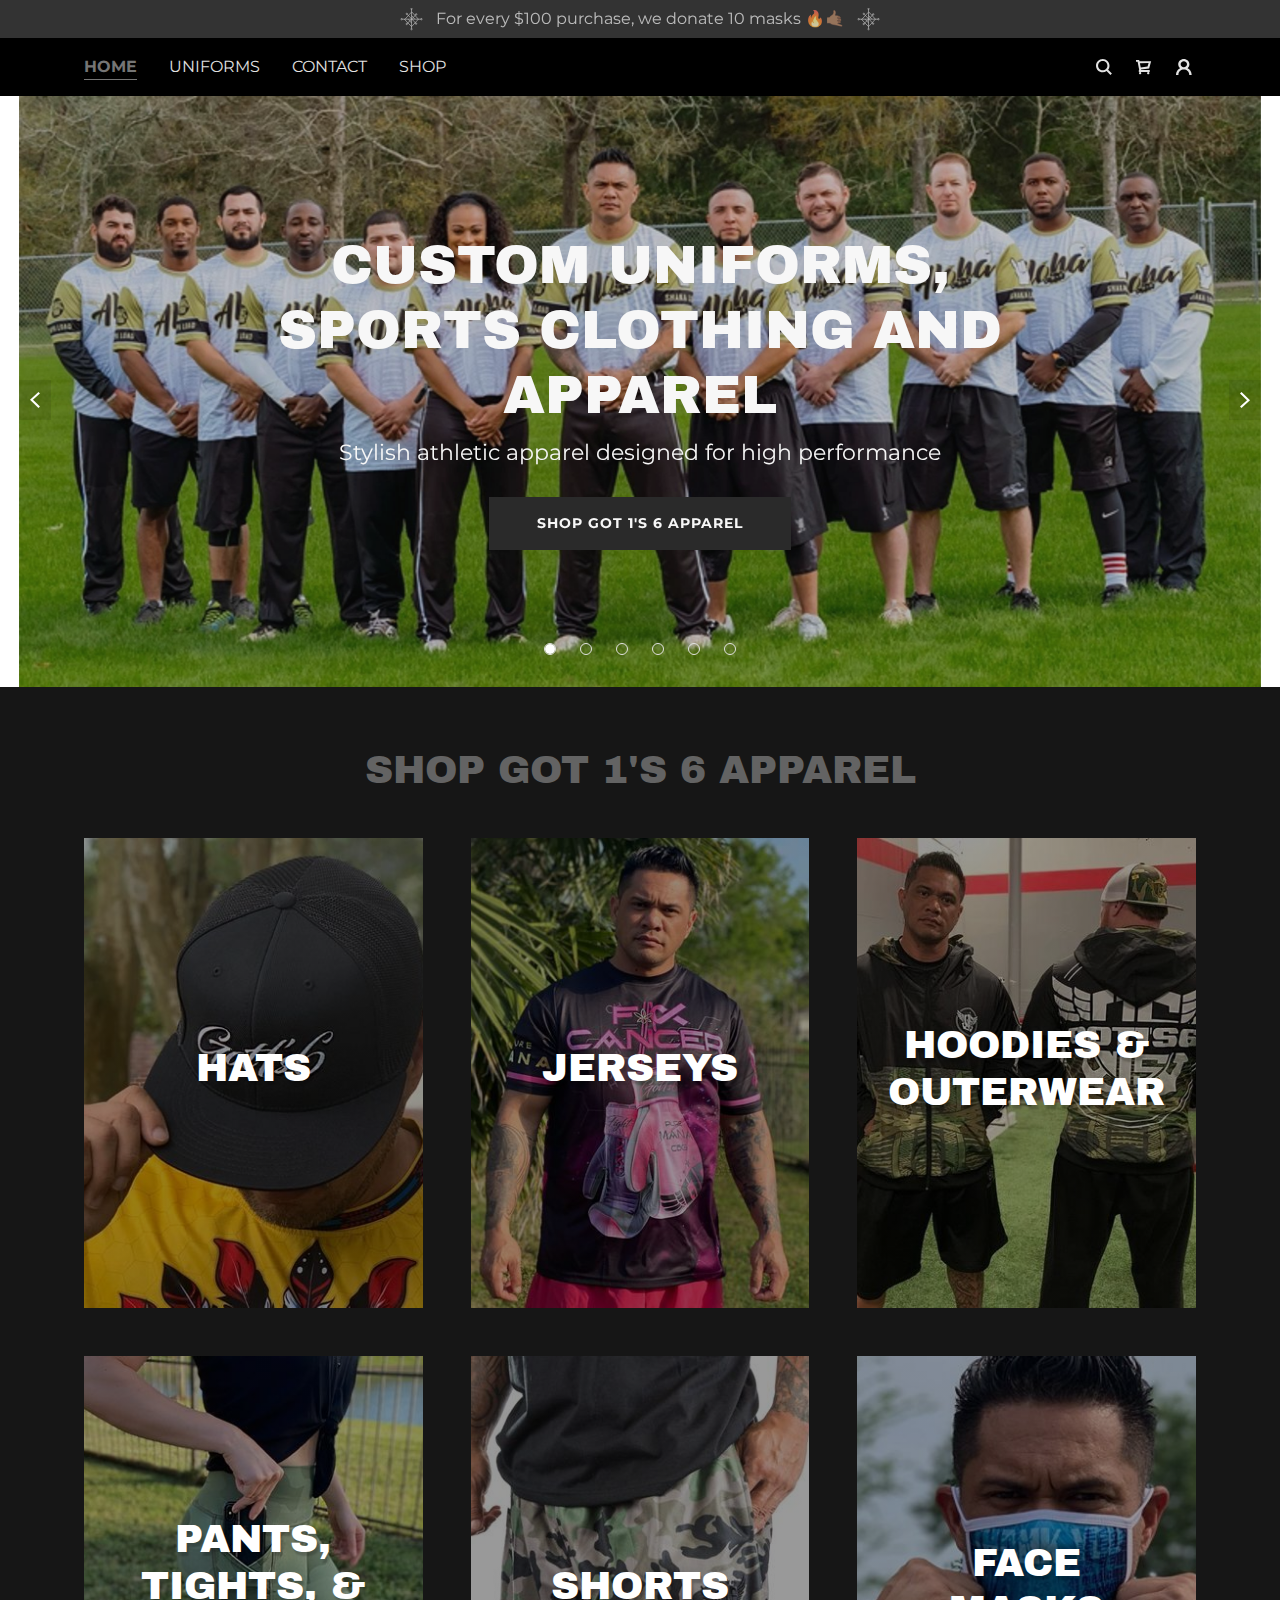
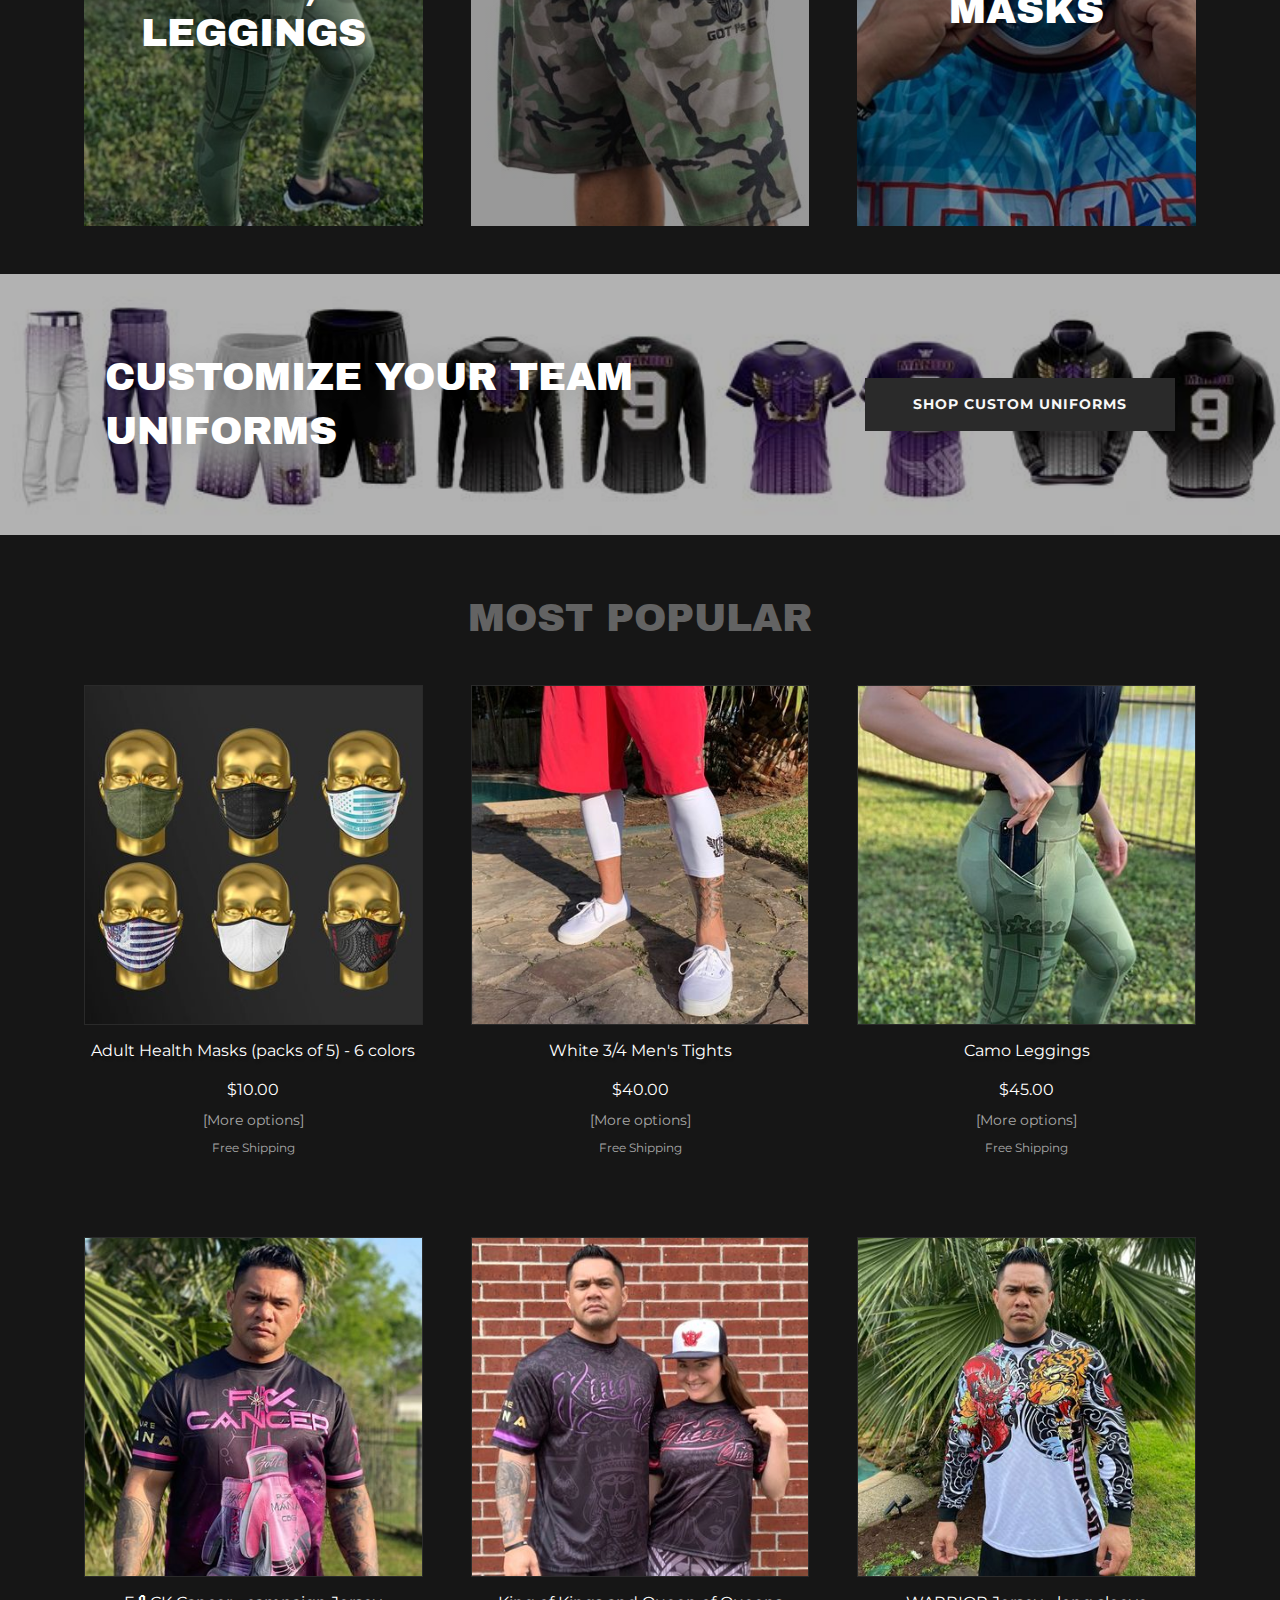
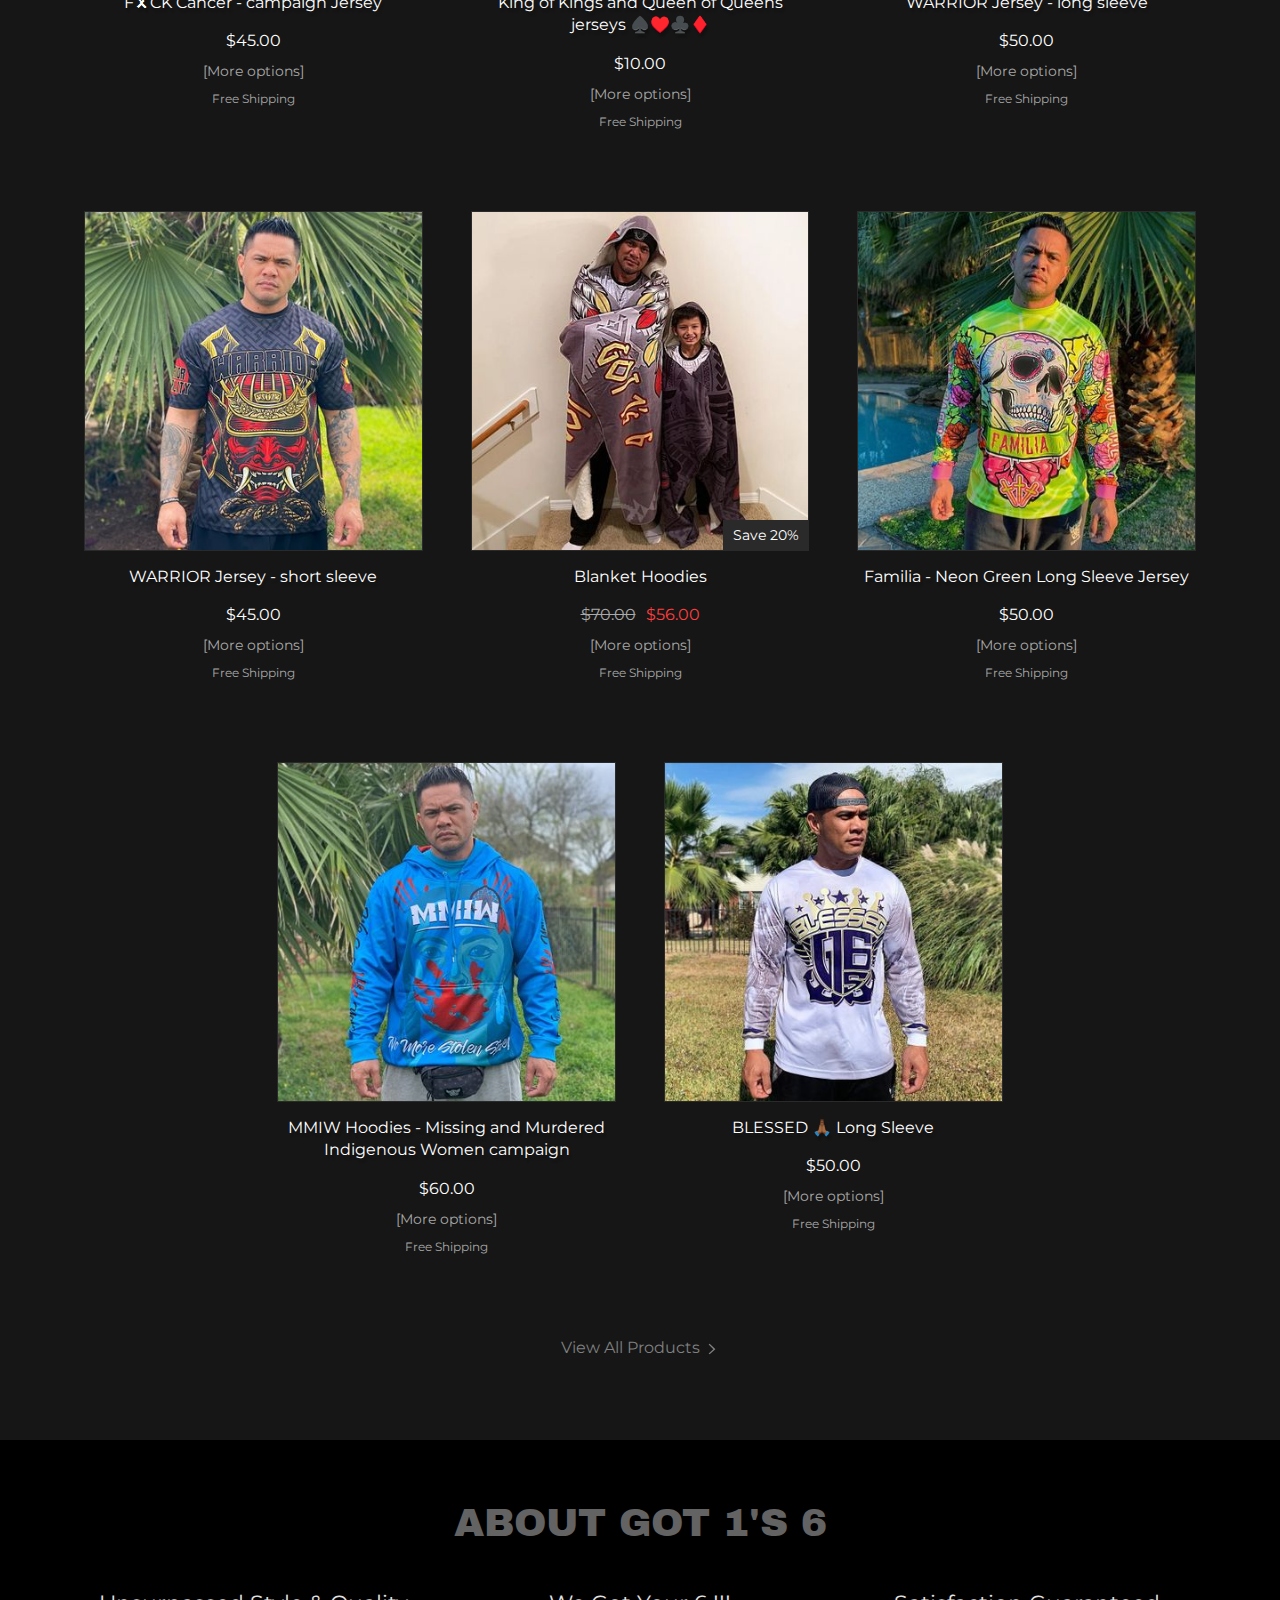
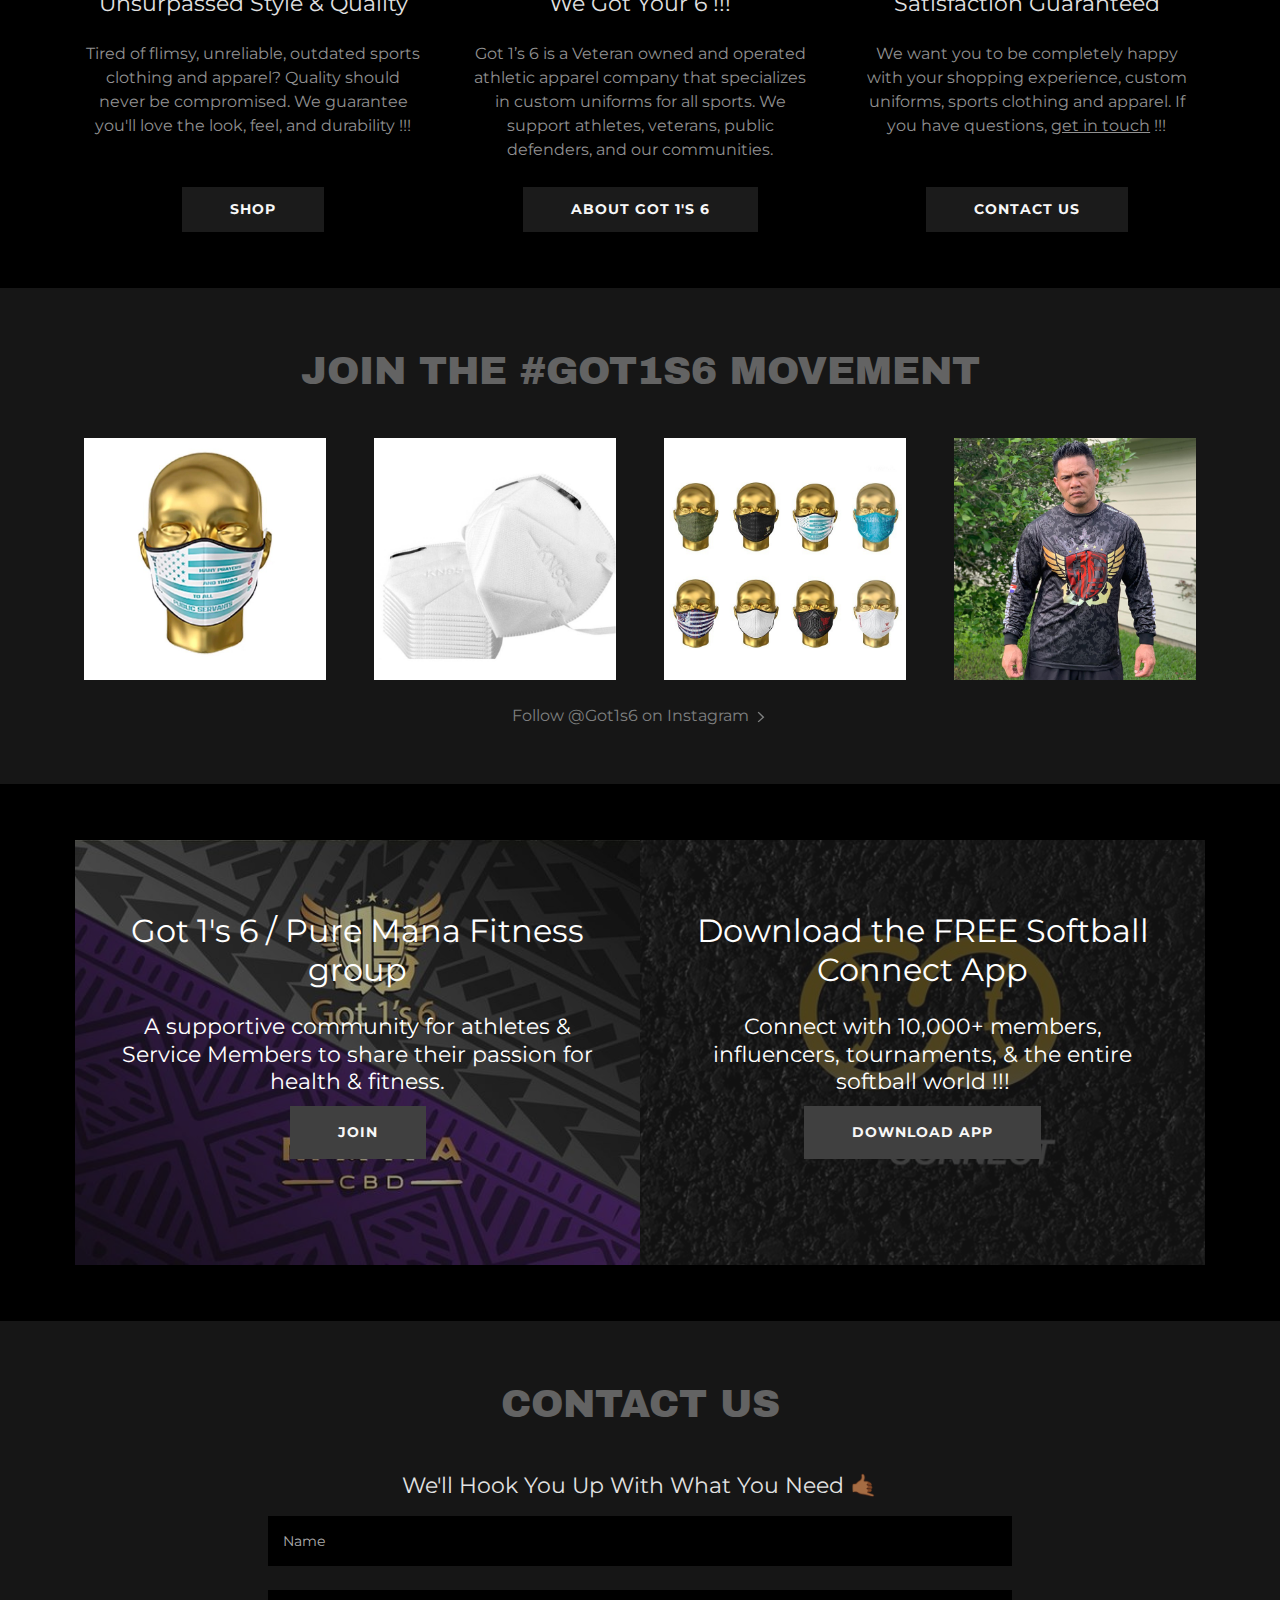
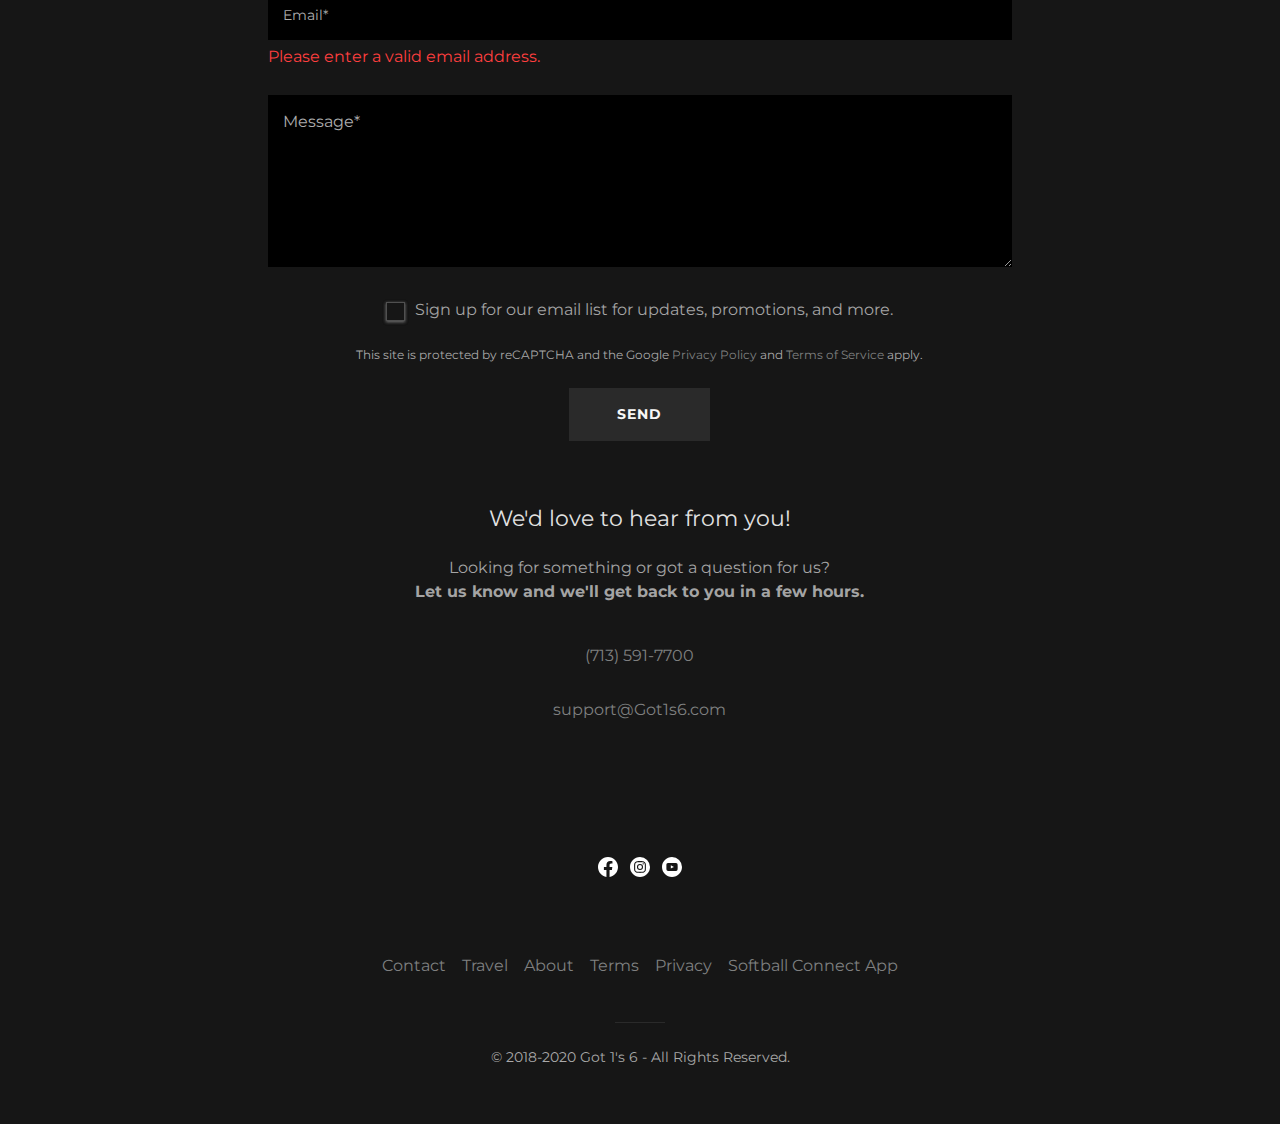
<file: index.html>
<!DOCTYPE html>
<html lang="en">

<head>
    <meta charset="UTF-8">
    <meta name="viewport" content="width=device-width, initial-scale=1.0">
    <meta http-equiv="X-UA-Compatible" content="ie=edge">
    <link rel="stylesheet" href="./css/bootstrap.min.css">
    <link rel="stylesheet" href="css/font-awesome.min.css">
    <link rel="stylesheet" href="./css/style.css">
    <link rel="stylesheet" href="./css/style_responsive.css">
    <title>got1s6</title>
</head>

<body>
    <header id="myHeader">
        <a href="javascript:" class="header-top">
            <svg data-ux="SVG" viewBox=" 0 0 35 35" dataaids="SEASONAL_WINTER_LEFT_ICON_RENDERED" class="x-el x-el-svg c1-1 c1-2 c1-18 c1-19 c1-1a c1-1b c1-b c1-c c1-d c1-1c c1-1d c1-1e c1-1f c1-e c1-f c1-g x-d-ux"><g stroke="currentColor" fill="none" fill-rule="evenodd"><path d="M16.724 10.726l4.651 5.349M12.03 16.408L16.8 21.8M16.8 1.8v28M30.8 16.3h-28M15.8 1.3a1 1 0 1 1 1.999 0 1 1 0 0 1-2 0zM30.3 16.3a1 1 0 1 1 1.999 0 1 1 0 0 1-2 0zM1.3 16.3a1 1 0 1 1 1.999 0 1 1 0 0 1-2 0zM15.8 30.8a1 1 0 1 1 1.999 0 1 1 0 0 1-2 0zM23.05 10.05l-12.5 12.5M22.6 9.3a1 1 0 1 1 1.999-.002A1 1 0 0 1 22.6 9.3zM8.8 23.3a1 1 0 1 1 1.999 0 1 1 0 0 1-2 0zM16.99 5.545l10.02 10.961M17 27.3l-10.7-11M27.01 16.131l-10.02 10.96M6.59 17.091l10.02-10.96M22.925 22.086L10.688 9.328M22.459 22.826a1 1 0 1 0 2 .043 1 1 0 0 0-2-.043zM8.953 8.542a1.001 1.001 0 1 0 2.002.04 1.001 1.001 0 0 0-2.002-.04z"></path></g></svg>
            <span>For every $100 purchase, we donate 10 masks 🔥🤙🏾</span>
            <svg data-ux="SVG" viewBox=" 0 0 35 35" dataaids="SEASONAL_WINTER_LEFT_ICON_RENDERED" class="x-el x-el-svg c1-1 c1-2 c1-18 c1-19 c1-1a c1-1b c1-b c1-c c1-d c1-1c c1-1d c1-1e c1-1f c1-e c1-f c1-g x-d-ux"><g stroke="currentColor" fill="none" fill-rule="evenodd"><path d="M16.724 10.726l4.651 5.349M12.03 16.408L16.8 21.8M16.8 1.8v28M30.8 16.3h-28M15.8 1.3a1 1 0 1 1 1.999 0 1 1 0 0 1-2 0zM30.3 16.3a1 1 0 1 1 1.999 0 1 1 0 0 1-2 0zM1.3 16.3a1 1 0 1 1 1.999 0 1 1 0 0 1-2 0zM15.8 30.8a1 1 0 1 1 1.999 0 1 1 0 0 1-2 0zM23.05 10.05l-12.5 12.5M22.6 9.3a1 1 0 1 1 1.999-.002A1 1 0 0 1 22.6 9.3zM8.8 23.3a1 1 0 1 1 1.999 0 1 1 0 0 1-2 0zM16.99 5.545l10.02 10.961M17 27.3l-10.7-11M27.01 16.131l-10.02 10.96M6.59 17.091l10.02-10.96M22.925 22.086L10.688 9.328M22.459 22.826a1 1 0 1 0 2 .043 1 1 0 0 0-2-.043zM8.953 8.542a1.001 1.001 0 1 0 2.002.04 1.001 1.001 0 0 0-2.002-.04z"></path></g></svg>
        </a>
        <nav class="navbar navbar-expand-lg navbar-light">
            <div class="container">
                <button class="navbar-toggler" type="button">
                    <svg viewBox="0 0 24 24" fill="currentColor" width="24px" height="24px" data-ux="IconHamburger" class="x-el x-el-svg c2-1 c2-2 c2-s c2-t c2-u c2-3 c2-4 c2-5 c2-6 c2-7 c2-8 x-d-ux"><g><path fill-rule="evenodd" d="M4 8h16V6H4z"></path><path fill-rule="evenodd" d="M4 13.096h16v-2.001H4z"></path><path fill-rule="evenodd" d="M4 18.346h16v-2H4z"></path></g></svg>
                </button>
                <a href="javascript:" class="shop-menu-btn">
                    <svg viewBox="0 0 24 24" fill="currentColor" width="24px" height="24px" typography="NavAlpha" data-ux="UtilitiesMenuIcon" data-aid="CART_ICON_RENDER" class="x-el x-el-svg c2-1 c2-1b c2-m c2-t c2-1c c2-1d c2-3 c2-4 c2-1i c2-1j c2-1k c2-5 c2-6 c2-7 c2-8 x-d-ux x-d-aid"><path fill-rule="evenodd" d="M16.235 17.034c.634 0 1.16.527 1.16 1.164 0 .636-.526 1.164-1.16 1.164-.633 0-1.16-.528-1.16-1.164a1.17 1.17 0 0 1 1.16-1.164zm-8.118 0c.634 0 1.16.527 1.16 1.164 0 .636-.526 1.164-1.16 1.164-.634 0-1.16-.528-1.16-1.164a1.17 1.17 0 0 1 1.16-1.164zm.632-4.492l6.818-.964 1.019-3.5-8.709.081.872 4.383zm.263 2.05l-.024.47h8.727l.028 1.972H7.537a.915.915 0 0 1-.913-.916c0-.218.113-.513.404-1.051l.12-.263L5.63 6.83H4V5h3.178l.289 1.164h11.668l-1.987 7.217-8.136 1.21z"></path></svg>
                </a>


                <div class="navbar-collapse" id="navbarSupportedContent">
                    <svg class="closeMenu" viewBox="0 0 24 24" fill="currentColor" width="24px" height="24px" data-ux="CloseIcon" data-edit-interactive="true" data-close="true" class="x-el x-el-svg c1-1 c1-2 c1-4u c1-2x c1-3p c1-v c1-3y c1-3z c1-3g c1-74 c1-75 c1-76 c1-b c1-77 c1-78 c1-79 c1-7a c1-7b x-d-ux x-d-edit-interactive x-d-close"><path fill-rule="evenodd" d="M17.999 4l-6.293 6.293L5.413 4 4 5.414l6.292 6.293L4 18l1.413 1.414 6.293-6.292 6.293 6.292L19.414 18l-6.294-6.293 6.294-6.293z"></path></svg>
                    <ul class="navbar-nav mr-auto">
                        <li class="nav-item active">
                            <a class="nav-link" href="index.html">Home</a>
                        </li>
                        <li class="nav-item">
                            <a class="nav-link" href="uniforms.html">Uniforms</a>
                        </li>
                        <li class="nav-item">
                            <a class="nav-link" href="contact.html">Contact</a>
                        </li>
                        <li class="nav-item">
                            <a class="nav-link" href="shop.html">Shop</a>
                        </li>
                        <li class="m-display">
                            <svg class="menu-search-icon" viewBox="0 0 24 24" fill="currentColor" width="24px" height="24px" data-ux="IconSearch" data-aid="SEARCH_ICON_RENDERED_OPEN" class="x-el x-el-svg c2-1 c2-2 c2-s c2-t c2-1c c2-1e c2-f c2-13 c2-1f c2-3 c2-3u c2-3v c2-3w c2-3x c2-3y c2-3z x-d-ux x-d-aid"><path fill-rule="evenodd" d="M16.083 14.688l3.833 3.764-1.481 1.455-3.878-3.807a6.746 6.746 0 0 1-3.808 1.167C7.028 17.267 4 14.29 4 10.633 4 6.976 7.028 4 10.75 4c3.72 0 6.748 2.976 6.748 6.633 0 1.467-.5 2.894-1.415 4.055zm-.673-4.055c0-2.52-2.09-4.569-4.66-4.569-2.57 0-4.66 2.05-4.66 4.57 0 2.519 2.09 4.569 4.66 4.569 2.57 0 4.66-2.05 4.66-4.57z"></path></svg>
                            <input type="text" class="menu-search" placeholder="Search Products">
                        </li>
                        <li class="nav-item m-display">
                            <a class="nav-link account-text" href="#">Account</a>
                        </li>
                        <li class="nav-item m-display">
                            <a class="nav-link" href="#">Sign In</a>
                        </li>
                        <li class="nav-item m-display">
                            <a class="nav-link" href="#">Orders</a>
                        </li>
                        <li class="nav-item m-display">
                            <a class="nav-link" href="#">My Account</a>
                        </li>
                    </ul>
                    <ul class="ml-auto right-menu">
                        <div class="search-box">
                            <a href="javascript:" class="search-btn">
                                <svg viewBox="0 0 24 24" fill="currentColor" width="24px" height="24px" data-ux="SearchPopoutIconSearch" data-aid="SEARCH_ICON_RENDERED_OPEN" class="x-el x-el-svg c2-1 c2-2 c2-m c2-t c2-1a c2-1c c2-6e c2-68 c2-1e c2-f c2-13 c2-1f c2-1g c2-1h c2-3 c2-3u c2-3v c2-3w c2-3x c2-3y c2-3z c2-1l c2-67 x-d-ux x-d-aid"><path fill-rule="evenodd" d="M16.083 14.688l3.833 3.764-1.481 1.455-3.878-3.807a6.746 6.746 0 0 1-3.808 1.167C7.028 17.267 4 14.29 4 10.633 4 6.976 7.028 4 10.75 4c3.72 0 6.748 2.976 6.748 6.633 0 1.467-.5 2.894-1.415 4.055zm-.673-4.055c0-2.52-2.09-4.569-4.66-4.569-2.57 0-4.66 2.05-4.66 4.57 0 2.519 2.09 4.569 4.66 4.569 2.57 0 4.66-2.05 4.66-4.57z"></path></svg>
                            </a>
                            <input type="text" placeholder="Search Products">
                            <svg class="searchClose" viewBox="0 0 24 24" fill="currentColor" width="24px" height="24px" data-ux="CloseIcon" data-aid="SEARCH_CLOSE_RENDERED" class="x-el x-el-svg c2-1 c2-2 c2-4c c2-2l c2-1c c2-f c2-1o c2-1p c2-4 c2-1q c2-1r c2-1s c2-1t c2-1u c2-1v c2-3 c2-6l c2-5 c2-6 c2-7 c2-8 x-d-ux x-d-aid"><path fill-rule="evenodd" d="M17.999 4l-6.293 6.293L5.413 4 4 5.414l6.292 6.293L4 18l1.413 1.414 6.293-6.292 6.293 6.292L19.414 18l-6.294-6.293 6.294-6.293z"></path></svg>
                        </div>
                        <li>
                            <!-- <i class="fa fa-search searchOpen"></i> -->
                            <svg class="searchOpen" viewBox="0 0 24 24" fill="currentColor" width="24px" height="24px" typography="NavAlpha" data-ux="UtilitiesMenuIcon" data-aid="SEARCH_ICON_RENDERED" class="x-el x-el-svg c2-1 c2-1b c2-m c2-t c2-1a c2-1c c2-1d c2-1e c2-f c2-13 c2-1f c2-1g c2-1h c2-3 c2-1i c2-1j c2-1k c2-1l c2-1m x-d-ux x-d-aid"><path fill-rule="evenodd" d="M16.083 14.688l3.833 3.764-1.481 1.455-3.878-3.807a6.746 6.746 0 0 1-3.808 1.167C7.028 17.267 4 14.29 4 10.633 4 6.976 7.028 4 10.75 4c3.72 0 6.748 2.976 6.748 6.633 0 1.467-.5 2.894-1.415 4.055zm-.673-4.055c0-2.52-2.09-4.569-4.66-4.569-2.57 0-4.66 2.05-4.66 4.57 0 2.519 2.09 4.569 4.66 4.569 2.57 0 4.66-2.05 4.66-4.57z"></path></svg>
                        </li>
                        <li>
                            <a href="javascript:">
                                <!-- <i class="fa fa-shopping-cart"></i> -->
                                <svg viewBox="0 0 24 24" fill="currentColor" width="24px" height="24px" typography="NavAlpha" data-ux="UtilitiesMenuIcon" data-aid="CART_ICON_RENDER" class="x-el x-el-svg c2-1 c2-1b c2-m c2-t c2-1c c2-1d c2-3 c2-4 c2-1i c2-1j c2-1k c2-5 c2-6 c2-7 c2-8 x-d-ux x-d-aid"><path fill-rule="evenodd" d="M16.235 17.034c.634 0 1.16.527 1.16 1.164 0 .636-.526 1.164-1.16 1.164-.633 0-1.16-.528-1.16-1.164a1.17 1.17 0 0 1 1.16-1.164zm-8.118 0c.634 0 1.16.527 1.16 1.164 0 .636-.526 1.164-1.16 1.164-.634 0-1.16-.528-1.16-1.164a1.17 1.17 0 0 1 1.16-1.164zm.632-4.492l6.818-.964 1.019-3.5-8.709.081.872 4.383zm.263 2.05l-.024.47h8.727l.028 1.972H7.537a.915.915 0 0 1-.913-.916c0-.218.113-.513.404-1.051l.12-.263L5.63 6.83H4V5h3.178l.289 1.164h11.668l-1.987 7.217-8.136 1.21z"></path></svg>
                            </a>
                        </li>
                        <li class="nav-item dropdown">
                            <a class="nav-link dropdown-toggle" href="#" id="navbarDropdown" role="button" data-toggle="dropdown" aria-haspopup="true" aria-expanded="false">
                                <!-- <i class="fa fa-user"></i> -->
                                <svg viewBox="0 0 24 24" fill="currentColor" width="24px" height="24px" typography="NavAlpha" data-ux="UtilitiesMenuIcon" class="x-el x-el-svg c2-1 c2-1b c2-s c2-t c2-1x c2-1y c2-1c c2-1d c2-11 c2-3 c2-4 c2-1i c2-1j c2-1k c2-5 c2-6 c2-7 c2-8 x-d-ux"><path fill-rule="evenodd" d="M19.62 19.29l.026.71h-2.421l-.028-.658c-.119-2.71-2.48-4.833-5.374-4.833-2.894 0-5.254 2.123-5.373 4.833L6.421 20H4l.027-.71c.098-2.56 1.658-4.896 4.04-6.135-1.169-.99-1.848-2.402-1.848-3.9C6.219 6.357 8.733 4 11.823 4c3.09 0 5.605 2.357 5.605 5.255 0 1.497-.68 2.909-1.85 3.9 2.383 1.239 3.944 3.574 4.041 6.135zM11.822 6.273c-1.754 0-3.18 1.338-3.18 2.982 0 1.645 1.426 2.982 3.18 2.982 1.754 0 3.18-1.337 3.18-2.982 0-1.644-1.426-2.982-3.18-2.982z"></path></svg>
                            </a>
                            <div class="dropdown-menu" aria-labelledby="navbarDropdown">
                                <a class="dropdown-item" href="#">Sign In</a>
                                <a class="dropdown-item" href="#">Create Account</a>
                                <div class="dropdown-divider"></div>
                                <a class="dropdown-item" href="#">Orders</a>
                                <a class="dropdown-item" href="#">My Account</a>
                            </div>
                        </li>
                    </ul>
                </div>
            </div>
        </nav>
    </header>

    <section class="banner-section content">
        <div class="banner-title">
            <h1>CUSTOM UNIFORMS, SPORTS CLOTHING AND APPAREL</h1>
            <p>Stylish athletic apparel designed for high performance</p>
            <a href="javascript:" class="gray-btn">SHOP GOT 1'S 6 APPAREL</a>
        </div>
        <div id="carouselExampleFade" class="carousel slide carousel-fade" data-ride="carousel">
            <ol class="carousel-indicators">
                <li data-target="#carouselExampleFade" data-slide-to="0" class="active"></li>
                <li data-target="#carouselExampleFade" data-slide-to="1"></li>
                <li data-target="#carouselExampleFade" data-slide-to="2"></li>
                <li data-target="#carouselExampleFade" data-slide-to="3"></li>
                <li data-target="#carouselExampleFade" data-slide-to="4"></li>
                <li data-target="#carouselExampleFade" data-slide-to="5"></li>
              </ol>
            <div class="carousel-inner">
              <div class="carousel-item active">
                <img src="./images/banner-1.jpg" class="d-block w-100" alt="...">
              </div>
              <div class="carousel-item">
                <img src="./images/banner-2.jpg" class="d-block w-100" alt="...">
              </div>
              <div class="carousel-item">
                <img src="./images/banner-3.jpg" class="d-block w-100" alt="...">
              </div>
              <div class="carousel-item">
                <img src="./images/banner-4.jpg" class="d-block w-100" alt="...">
              </div>
              <div class="carousel-item">
                <img src="./images/banner-5.jpg" class="d-block w-100" alt="...">
              </div>
              <div class="carousel-item">
                <img src="./images/banner-6.jpg" class="d-block w-100" alt="...">
              </div>
            </div>
            <a class="carousel-control-prev" href="#carouselExampleFade" role="button" data-slide="prev">
                <svg viewBox="0 0 24 24" fill="currentColor" width="24px" height="24px" data-ux="Icon" data-edit-interactive="true" class="x-el x-el-svg c2-1 c2-2 c2-s c2-t c2-1c c2-3 c2-3l c2-3q c2-3r c2-3s c2-3t x-d-ux x-d-edit-interactive"><path fill-rule="evenodd" d="M15.485 4L7 11.769l.499.484-.002.001L15.463 20l1.48-1.394-6.984-6.794 6.963-6.375z"></path></svg>
                <span class="sr-only">Previous</span>
            </a>
            <a class="carousel-control-next" href="#carouselExampleFade" role="button" data-slide="next">
                <svg viewBox="0 0 24 24" fill="currentColor" width="24px" height="24px" data-ux="Icon" data-edit-interactive="true" class="x-el x-el-svg c2-1 c2-2 c2-s c2-t c2-1c c2-3 c2-3l c2-3q c2-3r c2-3s c2-3t x-d-ux x-d-edit-interactive"><path fill-rule="evenodd" d="M8.49 4L7 5.395l7.024 6.793-7.001 6.375L8.467 20 17 12.232l-.501-.485z"></path></svg>
                <span class="sr-only">Next</span>
            </a>
          </div>
    </section>

    <section class="common-padding gray-section shop-section">
        <div class="container">
            <h2 class="section-title text-center">SHOP GOT 1'S 6 APPAREL</h2>
            <div class="row justify-content-center">
                <div class="col-lg-4 col-padding">
                    <a href="javascript:" class="shop-box">
                        <div class="shop-image" style="background-image: url('./images/shop-img1.jpg');"></div>
                        <h3>HATS</h3>
                        <p>Snapbacks, FlexFits & Beanies to match every look</p>
                    </a>
                </div>
                <div class="col-lg-4 col-padding">
                    <a href="javascript:" class="shop-box">
                        <div class="shop-image" style="background-image: url('./images/shop-img2.jpg');"></div>
                        <h3>Jerseys</h3>
                        <p>You've never seen better quality jerseys !!!</p>
                    </a>
                </div>
                <div class="col-lg-4 col-padding">
                    <a href="javascript:" class="shop-box">
                        <div class="shop-image" style="background-image: url('./images/shop-img3.jpg');"></div>
                        <h3>Hoodies & Outerwear</h3>
                        <p>Pull overs, zip ups, and Blanket Hoodies</p>
                    </a>
                </div>
                <div class="col-lg-4 col-padding">
                    <a href="javascript:" class="shop-box">
                        <div class="shop-image" style="background-image: url('./images/shop-img4.jpg');"></div>
                        <h3>Pants, Tights, & Leggings</h3>
                        <p>The comfiest sweatpants, leggings, and 3/4 tights</p>
                    </a>
                </div>
                <div class="col-lg-4 col-padding">
                    <a href="javascript:" class="shop-box">
                        <div class="shop-image" style="background-image: url('./images/shop-img5.jpg');"></div>
                        <h3>Shorts</h3>
                        <p>Sweat Shorts and Microfiber Shorts</p>
                    </a>
                </div>
                <div class="col-lg-4 col-padding">
                    <a href="javascript:" class="shop-box">
                        <div class="shop-image" style="background-image: url('./images/shop-img6.jpg');"></div>
                        <h3>Face Masks</h3>
                        <p>Available in 8 colors schemes for Adults and Kids</p>
                    </a>
                </div>
            </div>
        </div>
    </section>

    <section style="background-image: url('./images/customize-bg.jpg');" class="common-padding custom-section">
        <div class="section-wraper"></div>
        <div class="container">
            <div class="row align-items-center">
                <div class="col-lg-7">
                    <h2 class="section-title">CUSTOMIZE YOUR TEAM UNIFORMS</h2>
                </div>
                <div class="col-lg-5 shop-btn">
                    <a href="javascript:" class="gray-btn">SHOP CUSTOM UNIFORMS</a>
                </div>
            </div>
        </div>
    </section>

    <section class="common-padding gray-section popular-section">
        <div class="container">
            <h2 class="section-title text-center">MOST POPULAR</h2>
            <div class="row justify-content-center">
                <div class="col-md-4 col-padding">
                    <a href="javascript:" class="shop-box">
                        <!-- <div class="shop-image" style="background-image: url('./images/shop-img7.jpg');"></div> -->
                        <div class="popular-image">
                            <img src="./images/shop-img7.jpg" class="img-fluid w-100" alt="">
                        </div>
                        <h3>Adult Health Masks (packs of 5) - 6 colors</h3>
                        <span class="price">$10.00</span>
                        <span class="options">[More options]</span>
                        <span class="shipping">Free Shipping</span>
                    </a>
                </div>
                <div class="col-md-4 col-padding">
                    <a href="javascript:" class="shop-box">
                        <div class="popular-image">
                            <img src="./images/shop-img8.jpg" class="img-fluid w-100" alt="">
                        </div>
                        <h3>White 3/4 Men's Tights</h3>
                        <span class="price">$40.00</span>
                        <span class="options">[More options]</span>
                        <span class="shipping">Free Shipping</span>
                    </a>
                </div>
                <div class="col-md-4 col-padding">
                    <a href="javascript:" class="shop-box">
                        <div class="popular-image">
                            <img src="./images/shop-img4.jpg" class="img-fluid w-100" alt="">
                        </div>
                        <h3>Camo Leggings</h3>
                        <span class="price">$45.00</span>
                        <span class="options">[More options]</span>
                        <span class="shipping">Free Shipping</span>
                    </a>
                </div>
                <div class="col-md-4 col-padding">
                    <a href="javascript:" class="shop-box">
                        <div class="popular-image">
                            <img src="./images/shop-img2.jpg" class="img-fluid w-100" alt="">
                        </div>
                        <h3>F🎗CK Cancer - campaign Jersey</h3>
                        <span class="price">$45.00</span>
                        <span class="options">[More options]</span>
                        <span class="shipping">Free Shipping</span>
                    </a>
                </div>
                <div class="col-md-4 col-padding">
                    <a href="javascript:" class="shop-box">
                        <div class="popular-image">
                            <img src="./images/shop-img9.jpg" class="img-fluid w-100" alt="">
                        </div>
                        <h3>King of Kings and Queen of Queens jerseys ♠️♥️♣️♦️</h3>
                        <span class="price">$10.00</span>
                        <span class="options">[More options]</span>
                        <span class="shipping">Free Shipping</span>
                    </a>
                </div>
                <div class="col-md-4 col-padding">
                    <a href="javascript:" class="shop-box">
                        <div class="popular-image">
                            <img src="./images/shop-img10.jpg" class="img-fluid w-100" alt="">
                        </div>
                        <h3>WARRIOR Jersey - long sleeve</h3>
                        <span class="price">$50.00</span>
                        <span class="options">[More options]</span>
                        <span class="shipping">Free Shipping</span>
                    </a>
                </div>
                <div class="col-md-4 col-padding">
                    <a href="javascript:" class="shop-box">
                        <div class="popular-image">
                            <img src="./images/shop-img11.jpg" class="img-fluid w-100" alt="">
                        </div>
                        <h3>WARRIOR Jersey - short sleeve</h3>
                        <span class="price">$45.00</span>
                        <span class="options">[More options]</span>
                        <span class="shipping">Free Shipping</span>
                    </a>
                </div>
                <div class="col-md-4 col-padding">
                    <a href="javascript:" class="shop-box">
                        <div class="popular-image">
                            <img src="./images/shop-img12.jpg" class="img-fluid w-100" alt="">
                            <span class="save-percent">Save 20%</span>
                        </div>
                        <h3>Blanket Hoodies</h3>
                        <span class="price"><span class="discount-price">$70.00</span> <span class="red">$56.00</span></span>
                        <span class="options">[More options]</span>
                        <span class="shipping">Free Shipping</span>
                    </a>
                </div>
                <div class="col-md-4 col-padding">
                    <a href="javascript:" class="shop-box">
                        <div class="popular-image">
                            <img src="./images/shop-img13.jpg" class="img-fluid w-100" alt="">
                        </div>
                        <h3>Familia - Neon Green Long Sleeve Jersey</h3>
                        <span class="price">$50.00</span>
                        <span class="options">[More options]</span>
                        <span class="shipping">Free Shipping</span>
                    </a>
                </div>
                <div class="col-md-4 col-padding">
                    <a href="javascript:" class="shop-box">
                        <div class="popular-image">
                            <img src="./images/shop-img14.jpg" class="img-fluid w-100" alt="">
                        </div>
                        <h3>MMIW Hoodies - Missing and Murdered Indigenous Women campaign</h3>
                        <span class="price">$60.00</span>
                        <span class="options">[More options]</span>
                        <span class="shipping">Free Shipping</span>
                    </a>
                </div>
                <div class="col-md-4 col-padding">
                    <a href="javascript:" class="shop-box">
                        <div class="popular-image">
                            <img src="./images/shop-img15.jpg" class="img-fluid w-100" alt="">
                        </div>
                        <h3>BLESSED 🙏🏾 Long Sleeve</h3>
                        <span class="price">$50.00</span>
                        <span class="options">[More options]</span>
                        <span class="shipping">Free Shipping</span>
                    </a>
                </div>
            </div>
            <div class="text-center">
                <a href="javascript:" class="view-all">View All Products <svg viewBox="0 0 24 24" fill="currentColor" width="1em" height="1em" data-ux="Icon" data-aid="chevronRight" class="x-el x-el-svg c2-1 c2-2 c2-s c2-t c2-1c c2-3 c2-4 c2-5 c2-6 c2-7 c2-8 x-d-ux x-d-aid"><path fill-rule="evenodd" d="M8.49 4L7 5.395l7.024 6.793-7.001 6.375L8.467 20 17 12.232l-.501-.485z"></path></svg></a>
            </div>
        </div>
    </section>

    <section class="common-padding black-section about-section">
        <div class="container">
            <h2 class="section-title text-center">ABOUT GOT 1'S 6</h2>
            <div class="row justify-content-center">
                <div class="col-lg-4 col-md-6 text-center col-padding">
                    <h4 class="title-medium">Unsurpassed Style & Quality</h4>
                    <div class="about-detail">
                        <p>Tired of flimsy, unreliable, outdated sports clothing and apparel? Quality should never be compromised. We guarantee you'll love the look, feel, and durability !!!</p>
                    </div>
                    <a href="javascript:" class="gray-btn">SHOP</a>
                </div>
                <div class="col-lg-4 col-md-6 text-center col-padding">
                    <h4 class="title-medium">We Got Your 6 !!!</h4>
                    <div class="about-detail">
                        <p>Got 1’s 6 is a Veteran owned and operated athletic apparel company that specializes in custom uniforms for all sports. We support athletes, veterans, public defenders, and our communities.</p>
                    </div>
                    <a href="javascript:" class="gray-btn">ABOUT GOT 1'S 6</a>
                </div>
                <div class="col-lg-4 col-md-6 text-center col-padding">
                    <h4 class="title-medium">Satisfaction Guaranteed</h4>
                    <div class="about-detail">
                        <p>We want you to be completely happy with your shopping experience, custom uniforms, sports clothing and apparel. If you have questions, <a href="javascript:">get in touch</a> !!!</p>
                    </div>
                    <a href="javascript:" class="gray-btn">CONTACT US</a>
                </div>
            </div>
        </div>
    </section>

    <section class="common-padding gray-section movement-section">
        <div class="container">
            <h2 class="section-title text-center">JOIN THE #GOT1S6 MOVEMENT</h2>
            <div class="row">
                <div class="col-6 col-sm-6 col-lg-3 col-padding">
                    <a href="javascript:" target="blank" class="join-img-box">
                        <img src="./images/join-img1.jpg" class="img-fluid" alt="">
                        <svg viewBox="0 0 24 24" fill="currentColor" width="48px" height="48px" data-ux="Icon" class="x-el x-el-svg c2-1 c2-2 c2-s c2-1n c2-1c c2-bb c2-3 c2-4 c2-5 c2-ay c2-az c2-b0 c2-b1 c2-b2 c2-b3 c2-b4 c2-b5 c2-6 c2-7 c2-8 x-d-ux"><path d="M14.667 12a2.57 2.57 0 0 0-.782-1.885A2.57 2.57 0 0 0 12 9.333a2.57 2.57 0 0 0-1.885.782A2.57 2.57 0 0 0 9.333 12c0 .736.26 1.365.782 1.885.52.521 1.149.782 1.885.782a2.57 2.57 0 0 0 1.885-.782c.521-.52.782-1.149.782-1.885zm1.437 0c0 1.139-.4 2.108-1.198 2.906-.798.799-1.767 1.198-2.906 1.198-1.139 0-2.108-.4-2.906-1.198-.799-.798-1.198-1.767-1.198-2.906 0-1.139.4-2.108 1.198-2.906.798-.799 1.767-1.198 2.906-1.198 1.139 0 2.108.4 2.906 1.198.799.798 1.198 1.767 1.198 2.906zm1.125-4.27c0 .263-.094.489-.281.676a.923.923 0 0 1-.677.282.923.923 0 0 1-.677-.282.923.923 0 0 1-.281-.677c0-.264.093-.49.28-.677a.923.923 0 0 1 .678-.281c.264 0 .49.094.677.281a.923.923 0 0 1 .281.677zM12 5.437l-.797-.006a56.514 56.514 0 0 0-1.099 0c-.25.004-.585.014-1.005.032-.42.017-.778.052-1.073.104a4.177 4.177 0 0 0-.745.192c-.347.14-.653.34-.916.605-.264.263-.466.569-.605.916-.076.202-.14.45-.192.745a8.255 8.255 0 0 0-.104 1.073c-.018.42-.028.755-.032 1.005-.003.25-.003.616 0 1.1l.006.796-.006.797c-.003.483-.003.849 0 1.099.004.25.014.585.032 1.005.017.42.052.778.104 1.073.052.295.116.543.192.745.14.347.34.653.605.916.263.264.569.466.916.605.202.076.45.14.745.192.295.052.653.087 1.073.104.42.018.755.028 1.005.032.25.003.616.003 1.1 0l.796-.005.797.005c.483.003.849.003 1.099 0 .25-.004.585-.014 1.005-.032.42-.017.778-.052 1.073-.104.295-.052.543-.116.745-.192.347-.14.653-.34.916-.605.264-.263.466-.569.605-.916.076-.202.14-.45.192-.745.052-.295.087-.653.104-1.073.018-.42.028-.755.032-1.005.003-.25.003-.616 0-1.1L18.562 12l.006-.797c.003-.483.003-.849 0-1.099a38.59 38.59 0 0 0-.032-1.005 8.255 8.255 0 0 0-.104-1.073 4.177 4.177 0 0 0-.192-.745 2.703 2.703 0 0 0-.605-.916 2.703 2.703 0 0 0-.916-.605 4.177 4.177 0 0 0-.745-.192 8.255 8.255 0 0 0-1.073-.104c-.42-.018-.755-.028-1.005-.032-.25-.003-.616-.003-1.1 0L12 5.438zM20 12c0 1.59-.017 2.691-.052 3.302-.07 1.445-.5 2.563-1.292 3.354-.791.792-1.91 1.222-3.354 1.292-.611.035-1.712.052-3.302.052s-2.691-.017-3.302-.052c-1.445-.07-2.563-.5-3.354-1.292-.792-.791-1.222-1.91-1.292-3.354C4.017 14.691 4 13.59 4 12s.017-2.691.052-3.302c.07-1.445.5-2.563 1.292-3.354.791-.792 1.91-1.222 3.354-1.292C9.309 4.017 10.41 4 12 4s2.691.017 3.302.052c1.445.07 2.563.5 3.354 1.292.792.791 1.222 1.91 1.292 3.354.035.611.052 1.712.052 3.302z"></path></svg>
                    </a>
                </div>
                <div class="col-6 col-sm-6 col-lg-3 col-padding">
                    <a href="javascript:" target="blank" class="join-img-box">
                        <img src="./images/join-img2.jpg" class="img-fluid" alt="">
                        <svg viewBox="0 0 24 24" fill="currentColor" width="48px" height="48px" data-ux="Icon" class="x-el x-el-svg c2-1 c2-2 c2-s c2-1n c2-1c c2-bb c2-3 c2-4 c2-5 c2-ay c2-az c2-b0 c2-b1 c2-b2 c2-b3 c2-b4 c2-b5 c2-6 c2-7 c2-8 x-d-ux"><path d="M14.667 12a2.57 2.57 0 0 0-.782-1.885A2.57 2.57 0 0 0 12 9.333a2.57 2.57 0 0 0-1.885.782A2.57 2.57 0 0 0 9.333 12c0 .736.26 1.365.782 1.885.52.521 1.149.782 1.885.782a2.57 2.57 0 0 0 1.885-.782c.521-.52.782-1.149.782-1.885zm1.437 0c0 1.139-.4 2.108-1.198 2.906-.798.799-1.767 1.198-2.906 1.198-1.139 0-2.108-.4-2.906-1.198-.799-.798-1.198-1.767-1.198-2.906 0-1.139.4-2.108 1.198-2.906.798-.799 1.767-1.198 2.906-1.198 1.139 0 2.108.4 2.906 1.198.799.798 1.198 1.767 1.198 2.906zm1.125-4.27c0 .263-.094.489-.281.676a.923.923 0 0 1-.677.282.923.923 0 0 1-.677-.282.923.923 0 0 1-.281-.677c0-.264.093-.49.28-.677a.923.923 0 0 1 .678-.281c.264 0 .49.094.677.281a.923.923 0 0 1 .281.677zM12 5.437l-.797-.006a56.514 56.514 0 0 0-1.099 0c-.25.004-.585.014-1.005.032-.42.017-.778.052-1.073.104a4.177 4.177 0 0 0-.745.192c-.347.14-.653.34-.916.605-.264.263-.466.569-.605.916-.076.202-.14.45-.192.745a8.255 8.255 0 0 0-.104 1.073c-.018.42-.028.755-.032 1.005-.003.25-.003.616 0 1.1l.006.796-.006.797c-.003.483-.003.849 0 1.099.004.25.014.585.032 1.005.017.42.052.778.104 1.073.052.295.116.543.192.745.14.347.34.653.605.916.263.264.569.466.916.605.202.076.45.14.745.192.295.052.653.087 1.073.104.42.018.755.028 1.005.032.25.003.616.003 1.1 0l.796-.005.797.005c.483.003.849.003 1.099 0 .25-.004.585-.014 1.005-.032.42-.017.778-.052 1.073-.104.295-.052.543-.116.745-.192.347-.14.653-.34.916-.605.264-.263.466-.569.605-.916.076-.202.14-.45.192-.745.052-.295.087-.653.104-1.073.018-.42.028-.755.032-1.005.003-.25.003-.616 0-1.1L18.562 12l.006-.797c.003-.483.003-.849 0-1.099a38.59 38.59 0 0 0-.032-1.005 8.255 8.255 0 0 0-.104-1.073 4.177 4.177 0 0 0-.192-.745 2.703 2.703 0 0 0-.605-.916 2.703 2.703 0 0 0-.916-.605 4.177 4.177 0 0 0-.745-.192 8.255 8.255 0 0 0-1.073-.104c-.42-.018-.755-.028-1.005-.032-.25-.003-.616-.003-1.1 0L12 5.438zM20 12c0 1.59-.017 2.691-.052 3.302-.07 1.445-.5 2.563-1.292 3.354-.791.792-1.91 1.222-3.354 1.292-.611.035-1.712.052-3.302.052s-2.691-.017-3.302-.052c-1.445-.07-2.563-.5-3.354-1.292-.792-.791-1.222-1.91-1.292-3.354C4.017 14.691 4 13.59 4 12s.017-2.691.052-3.302c.07-1.445.5-2.563 1.292-3.354.791-.792 1.91-1.222 3.354-1.292C9.309 4.017 10.41 4 12 4s2.691.017 3.302.052c1.445.07 2.563.5 3.354 1.292.792.791 1.222 1.91 1.292 3.354.035.611.052 1.712.052 3.302z"></path></svg>
                    </a>
                </div>
                <div class="col-6 col-sm-6 col-lg-3 col-padding">
                    <a href="javascript:" target="blank" class="join-img-box">
                        <img src="./images/join-img3.jpg" class="img-fluid" alt="">
                        <svg viewBox="0 0 24 24" fill="currentColor" width="48px" height="48px" data-ux="Icon" class="x-el x-el-svg c2-1 c2-2 c2-s c2-1n c2-1c c2-bb c2-3 c2-4 c2-5 c2-ay c2-az c2-b0 c2-b1 c2-b2 c2-b3 c2-b4 c2-b5 c2-6 c2-7 c2-8 x-d-ux"><path d="M14.667 12a2.57 2.57 0 0 0-.782-1.885A2.57 2.57 0 0 0 12 9.333a2.57 2.57 0 0 0-1.885.782A2.57 2.57 0 0 0 9.333 12c0 .736.26 1.365.782 1.885.52.521 1.149.782 1.885.782a2.57 2.57 0 0 0 1.885-.782c.521-.52.782-1.149.782-1.885zm1.437 0c0 1.139-.4 2.108-1.198 2.906-.798.799-1.767 1.198-2.906 1.198-1.139 0-2.108-.4-2.906-1.198-.799-.798-1.198-1.767-1.198-2.906 0-1.139.4-2.108 1.198-2.906.798-.799 1.767-1.198 2.906-1.198 1.139 0 2.108.4 2.906 1.198.799.798 1.198 1.767 1.198 2.906zm1.125-4.27c0 .263-.094.489-.281.676a.923.923 0 0 1-.677.282.923.923 0 0 1-.677-.282.923.923 0 0 1-.281-.677c0-.264.093-.49.28-.677a.923.923 0 0 1 .678-.281c.264 0 .49.094.677.281a.923.923 0 0 1 .281.677zM12 5.437l-.797-.006a56.514 56.514 0 0 0-1.099 0c-.25.004-.585.014-1.005.032-.42.017-.778.052-1.073.104a4.177 4.177 0 0 0-.745.192c-.347.14-.653.34-.916.605-.264.263-.466.569-.605.916-.076.202-.14.45-.192.745a8.255 8.255 0 0 0-.104 1.073c-.018.42-.028.755-.032 1.005-.003.25-.003.616 0 1.1l.006.796-.006.797c-.003.483-.003.849 0 1.099.004.25.014.585.032 1.005.017.42.052.778.104 1.073.052.295.116.543.192.745.14.347.34.653.605.916.263.264.569.466.916.605.202.076.45.14.745.192.295.052.653.087 1.073.104.42.018.755.028 1.005.032.25.003.616.003 1.1 0l.796-.005.797.005c.483.003.849.003 1.099 0 .25-.004.585-.014 1.005-.032.42-.017.778-.052 1.073-.104.295-.052.543-.116.745-.192.347-.14.653-.34.916-.605.264-.263.466-.569.605-.916.076-.202.14-.45.192-.745.052-.295.087-.653.104-1.073.018-.42.028-.755.032-1.005.003-.25.003-.616 0-1.1L18.562 12l.006-.797c.003-.483.003-.849 0-1.099a38.59 38.59 0 0 0-.032-1.005 8.255 8.255 0 0 0-.104-1.073 4.177 4.177 0 0 0-.192-.745 2.703 2.703 0 0 0-.605-.916 2.703 2.703 0 0 0-.916-.605 4.177 4.177 0 0 0-.745-.192 8.255 8.255 0 0 0-1.073-.104c-.42-.018-.755-.028-1.005-.032-.25-.003-.616-.003-1.1 0L12 5.438zM20 12c0 1.59-.017 2.691-.052 3.302-.07 1.445-.5 2.563-1.292 3.354-.791.792-1.91 1.222-3.354 1.292-.611.035-1.712.052-3.302.052s-2.691-.017-3.302-.052c-1.445-.07-2.563-.5-3.354-1.292-.792-.791-1.222-1.91-1.292-3.354C4.017 14.691 4 13.59 4 12s.017-2.691.052-3.302c.07-1.445.5-2.563 1.292-3.354.791-.792 1.91-1.222 3.354-1.292C9.309 4.017 10.41 4 12 4s2.691.017 3.302.052c1.445.07 2.563.5 3.354 1.292.792.791 1.222 1.91 1.292 3.354.035.611.052 1.712.052 3.302z"></path></svg>
                    </a>
                </div>
                <div class="col-6 col-sm-6 col-lg-3 col-padding">
                    <a href="javascript:" target="blank" class="join-img-box">
                        <img src="./images/join-img4.jpg" class="img-fluid" alt="">
                        <svg viewBox="0 0 24 24" fill="currentColor" width="48px" height="48px" data-ux="Icon" class="x-el x-el-svg c2-1 c2-2 c2-s c2-1n c2-1c c2-bb c2-3 c2-4 c2-5 c2-ay c2-az c2-b0 c2-b1 c2-b2 c2-b3 c2-b4 c2-b5 c2-6 c2-7 c2-8 x-d-ux"><path d="M14.667 12a2.57 2.57 0 0 0-.782-1.885A2.57 2.57 0 0 0 12 9.333a2.57 2.57 0 0 0-1.885.782A2.57 2.57 0 0 0 9.333 12c0 .736.26 1.365.782 1.885.52.521 1.149.782 1.885.782a2.57 2.57 0 0 0 1.885-.782c.521-.52.782-1.149.782-1.885zm1.437 0c0 1.139-.4 2.108-1.198 2.906-.798.799-1.767 1.198-2.906 1.198-1.139 0-2.108-.4-2.906-1.198-.799-.798-1.198-1.767-1.198-2.906 0-1.139.4-2.108 1.198-2.906.798-.799 1.767-1.198 2.906-1.198 1.139 0 2.108.4 2.906 1.198.799.798 1.198 1.767 1.198 2.906zm1.125-4.27c0 .263-.094.489-.281.676a.923.923 0 0 1-.677.282.923.923 0 0 1-.677-.282.923.923 0 0 1-.281-.677c0-.264.093-.49.28-.677a.923.923 0 0 1 .678-.281c.264 0 .49.094.677.281a.923.923 0 0 1 .281.677zM12 5.437l-.797-.006a56.514 56.514 0 0 0-1.099 0c-.25.004-.585.014-1.005.032-.42.017-.778.052-1.073.104a4.177 4.177 0 0 0-.745.192c-.347.14-.653.34-.916.605-.264.263-.466.569-.605.916-.076.202-.14.45-.192.745a8.255 8.255 0 0 0-.104 1.073c-.018.42-.028.755-.032 1.005-.003.25-.003.616 0 1.1l.006.796-.006.797c-.003.483-.003.849 0 1.099.004.25.014.585.032 1.005.017.42.052.778.104 1.073.052.295.116.543.192.745.14.347.34.653.605.916.263.264.569.466.916.605.202.076.45.14.745.192.295.052.653.087 1.073.104.42.018.755.028 1.005.032.25.003.616.003 1.1 0l.796-.005.797.005c.483.003.849.003 1.099 0 .25-.004.585-.014 1.005-.032.42-.017.778-.052 1.073-.104.295-.052.543-.116.745-.192.347-.14.653-.34.916-.605.264-.263.466-.569.605-.916.076-.202.14-.45.192-.745.052-.295.087-.653.104-1.073.018-.42.028-.755.032-1.005.003-.25.003-.616 0-1.1L18.562 12l.006-.797c.003-.483.003-.849 0-1.099a38.59 38.59 0 0 0-.032-1.005 8.255 8.255 0 0 0-.104-1.073 4.177 4.177 0 0 0-.192-.745 2.703 2.703 0 0 0-.605-.916 2.703 2.703 0 0 0-.916-.605 4.177 4.177 0 0 0-.745-.192 8.255 8.255 0 0 0-1.073-.104c-.42-.018-.755-.028-1.005-.032-.25-.003-.616-.003-1.1 0L12 5.438zM20 12c0 1.59-.017 2.691-.052 3.302-.07 1.445-.5 2.563-1.292 3.354-.791.792-1.91 1.222-3.354 1.292-.611.035-1.712.052-3.302.052s-2.691-.017-3.302-.052c-1.445-.07-2.563-.5-3.354-1.292-.792-.791-1.222-1.91-1.292-3.354C4.017 14.691 4 13.59 4 12s.017-2.691.052-3.302c.07-1.445.5-2.563 1.292-3.354.791-.792 1.91-1.222 3.354-1.292C9.309 4.017 10.41 4 12 4s2.691.017 3.302.052c1.445.07 2.563.5 3.354 1.292.792.791 1.222 1.91 1.292 3.354.035.611.052 1.712.052 3.302z"></path></svg>
                    </a>
                </div>
            </div>
            <div class="text-center">
                <a href="javascript:" class="view-all">Follow @Got1s6 on Instagram <svg viewBox="0 0 24 24" fill="currentColor" width="1em" height="1em" data-ux="Icon" data-aid="chevronRight" class="x-el x-el-svg c2-1 c2-2 c2-s c2-t c2-1c c2-3 c2-4 c2-5 c2-6 c2-7 c2-8 x-d-ux x-d-aid"><path fill-rule="evenodd" d="M8.49 4L7 5.395l7.024 6.793-7.001 6.375L8.467 20 17 12.232l-.501-.485z"></path></svg></a>
            </div>
        </div>
    </section>

    <section class="common-padding black-section join-section">
        <div class="container">
            <div class="row no-gutters">
                <div class="col-md-6">
                    <div class="join-download-box join-bg">
                        <h2>Got 1's 6 / Pure Mana Fitness group</h2>
                        <div class="join-detail">
                            <p class="title-medium">A supportive community for athletes & Service Members to share their passion for health & fitness.</p>
                        </div>
                        <a href="javascript:" class="gray-btn">Join</a>
                    </div>
                </div>
                <div class="col-md-6">
                    <div class="join-download-box download-bg">
                        <h2>Download the FREE Softball Connect App</h2>
                        <div class="join-detail">
                            <p class="title-medium">Connect with 10,000+ members, influencers, tournaments, & the entire softball world !!!</p>
                        </div>
                        <a href="javascript:" class="gray-btn">DOWNLOAD APP</a>
                    </div>
                </div>
            </div>
        </div>
    </section>

    <section class="common-padding gray-section contact-section text-center">
        <div class="container">
            <h2 class="section-title text-center">CONTACT US</h2>
            <div class="row justify-content-center">
                <div class="col-md-10 col-lg-8">
                    <p class="title-medium">We'll Hook You Up With What You Need 🤙🏾</p>
                    <div class="input-container">
                        <input class="field-input" name="inputName" type="text" placeholder=" ">
                        <label class="input-placeholder">Name</label>
                    </div>
                    <div class="input-container">
                        <input class="field-input" name="inputName" type="email" placeholder=" ">
                        <label class="input-placeholder">Email*</label>
                        <span class="validation red">Please enter a valid email address.</span>
                    </div>
                    <div class="text-area mt-55">
                        <textarea placeholder="Message*"></textarea>
                    </div>
                    <div class="custom-control custom-checkbox">
                        <input type="checkbox" class="custom-control-input" id="customCheck1">
                        <label class="custom-control-label" for="customCheck1">Sign up for our email list for updates, promotions, and more.</label>
                    </div>
                    <p class="recaptcha">This site is protected by reCAPTCHA and the Google <a href="javascript:">Privacy Policy</a> and <a href="javascript:">Terms of Service</a> apply.</p>
                    <button class="gray-btn">Send</button>
                    <div class="we-love">
                        <h4 class="title-medium">We'd love to hear from you!</h4>
                        <span>Looking for something or got a question for us?</span>
                        <span><strong>Let us know and we'll get back to you in a few hours.</strong></span>
                        <span class="contact"><a href="tel:7135917700">(713) 591-7700</a></span>
                        <span class="contact mail"><a href="mailto:">support@Got1s6.com</a></span>
                    </div>
                </div>
            </div>
        </div>
    </section>

    <footer class="common-padding gray-section text-center">
        <div class="container">
            <ul class="social-links">
                <li>
                    <a href="javascript:">
                        <svg viewBox="0 0 24 24" fill="currentColor" width="24px" height="24px" data-ux="Icon" class="x-el x-el-svg c1-1 c1-2 c1-4v c1-2x c1-3p c1-cm c1-cn c1-b c1-c c1-co c1-cp c1-cq c1-cr c1-d c1-e c1-f c1-g x-d-ux"><path fill-rule="evenodd" d="M22 12.061C22 6.505 17.523 2 12 2S2 6.505 2 12.061c0 5.022 3.657 9.184 8.438 9.939v-7.03h-2.54v-2.91h2.54V9.845c0-2.522 1.492-3.915 3.777-3.915 1.094 0 2.238.197 2.238.197v2.476h-1.26c-1.243 0-1.63.775-1.63 1.57v1.888h2.773l-.443 2.908h-2.33V22c4.78-.755 8.437-4.917 8.437-9.939z"></path></svg>
                    </a>
                </li>
                <li>
                    <a href="javascript:">
                        <svg viewBox="0 0 24 24" fill="currentColor" width="24px" height="24px" data-ux="Icon" class="x-el x-el-svg c1-1 c1-2 c1-4u c1-2x c1-3p c1-he c1-hf c1-b c1-c c1-hg c1-hh c1-hi c1-hj c1-d c1-e c1-f c1-g x-d-ux"><path d="M16.604 8.516c.13.35.198.719.203 1.091.033.622.033.811.033 2.386 0 1.574-.004 1.763-.033 2.385a3.273 3.273 0 0 1-.203 1.091 1.956 1.956 0 0 1-1.12 1.12c-.35.13-.719.198-1.091.204-.622.032-.811.032-2.386.032-1.574 0-1.763-.003-2.385-.032a3.273 3.273 0 0 1-1.091-.204 1.956 1.956 0 0 1-1.12-1.12 3.273 3.273 0 0 1-.204-1.09c-.032-.623-.032-.812-.032-2.386 0-1.575.003-1.764.032-2.386.006-.372.074-.741.204-1.09a1.956 1.956 0 0 1 1.12-1.12c.35-.13.718-.199 1.09-.204.623-.033.812-.033 2.386-.033 1.575 0 1.764.004 2.386.033.372.005.741.074 1.09.203.515.2.922.606 1.12 1.12zM12 15.033a3.033 3.033 0 1 0 0-6.066 3.033 3.033 0 0 0 0 6.066zm3.153-5.477a.71.71 0 1 0 0-1.418.71.71 0 0 0 0 1.418zM12 13.967a1.967 1.967 0 1 1 0-3.934 1.967 1.967 0 0 1 0 3.934zM12 2C6.477 2 2 6.477 2 12s4.477 10 10 10 10-4.477 10-10A10 10 0 0 0 12 2zm5.87 12.433c-.01.49-.102.974-.274 1.432a3.018 3.018 0 0 1-1.727 1.728 4.335 4.335 0 0 1-1.433.272c-.629.03-.829.037-2.432.037-1.604 0-1.819 0-2.433-.037a4.335 4.335 0 0 1-1.433-.272 3.018 3.018 0 0 1-1.727-1.728 4.335 4.335 0 0 1-.273-1.432c-.029-.63-.036-.83-.036-2.433 0-1.604 0-1.818.036-2.433.01-.49.102-.974.273-1.432a3.018 3.018 0 0 1 1.727-1.728 4.335 4.335 0 0 1 1.433-.272c.629-.03.829-.037 2.433-.037 1.603 0 1.818 0 2.432.037.49.009.974.101 1.433.272.794.307 1.42.934 1.727 1.728.172.458.264.943.273 1.432.03.63.036.83.036 2.433 0 1.604-.007 1.804-.036 2.433z"></path></svg>
                    </a>
                </li>
                <li>
                    <a href="javascript:">
                        <svg viewBox="0 0 24 24" fill="currentColor" width="24px" height="24px" data-ux="Icon" class="x-el x-el-svg c1-1 c1-2 c1-4u c1-2x c1-3p c1-he c1-hf c1-b c1-c c1-hg c1-hh c1-hi c1-hj c1-d c1-e c1-f c1-g x-d-ux"><g transform="translate(2 2)"><polygon points="8.811 11.495 11.927 9.88 8.807 8.255"></polygon><path d="M10 0C4.477 0 0 4.477 0 10s4.477 10 10 10 10-4.477 10-10A10 10 0 0 0 10 0zm5.673 10.436c0 .935-.066 1.866-.066 1.866-.027.415-.17.814-.41 1.153-.306.308-.72.483-1.153.487-1.615.116-4.033.12-4.033.12s-2.99-.03-3.913-.117a1.91 1.91 0 0 1-1.25-.49 2.273 2.273 0 0 1-.419-1.146s-.033-.934-.033-1.865V9.56c0-.935.033-1.876.033-1.876s.03-.804.364-1.153c.305-.312.72-.493 1.156-.506 1.615-.116 4.036-.149 4.036-.149s2.411.033 4.026.15c.44.016.855.203 1.16.52.244.336.394.731.436 1.145 0 0 .07.934.07 1.865l-.004.88z"></path></g></svg>
                    </a>
                </li>
            </ul>
            <ul class="footer-nav">
                <li><a href="javascript:">Contact</a></li>
                <li><a href="javascript:">Travel</a></li>
                <li><a href="javascript:">About</a></li>
                <li><a href="javascript:">Terms</a></li>
                <li><a href="javascript:">Privacy</a></li>
                <li><a href="softball-connect-app.html">Softball Connect App</a></li>
            </ul>
            <p class="copy-right">© 2018-2020 Got 1's 6 - All Rights Reserved.</p>
        </div>
    </footer>

    <script src="./js/jquery-3.4.1.slim.min.js"></script>
    <script src="./js/popper.min.js"></script>
    <script src="./js/bootstrap.min.js"></script>
    <script>
        // fixed header
        window.onscroll = function() {myFunction()};
        var header = document.getElementById("myHeader");
        var sticky = header.offsetTop;
        function myFunction() {
            if (window.pageYOffset > sticky) {
                header.classList.add("sticky");
            } else {
                header.classList.remove("sticky");
            }
        }

        // open search-box
        $('.searchOpen').click(function(){
            $('.search-box').addClass('d-block');
            $('body').css('overflow','hidden');
        });
        $('.searchClose').click(function(){
            $('.search-box').addClass('d-none');
            $('.search-box').removeClass('d-block');
            $('body').css('overflow','auto');
        });

        // toggle-menu
        $(".navbar-toggler").click(function(){
            $(".navbar-collapse").addClass("navbar-open");
        });
        $(".closeMenu").click(function(){
            $(".navbar-collapse").removeClass("navbar-open");
        });

        // equal height
        if($(window).width() > 767){
            $(document).ready(function(){
                $('.about-section').each(function(){  
                var highestBox = 0;
                $('.about-detail', this).each(function(){
                    if($(this).height() > highestBox) {
                    highestBox = $(this).height(); 
                    }
                });  
                $('.about-detail',this).height(highestBox);
                });
            });
            $(document).ready(function(){
                $('.about-section').each(function(){  
                var highestBox = 0;
                $('.title-medium', this).each(function(){
                    if($(this).height() > highestBox) {
                    highestBox = $(this).height(); 
                    }
                });  
                $('.title-medium',this).height(highestBox);
                });
            });
        }
        $(document).ready(function(){
            $('.join-section').each(function(){  
            var highestBox = 0;
            $('.join-detail', this).each(function(){
                if($(this).height() > highestBox) {
                highestBox = $(this).height(); 
                }
            });  
            $('.join-detail',this).height(highestBox);
            });
        });
        
    </script>

</body>

</html>
</file>
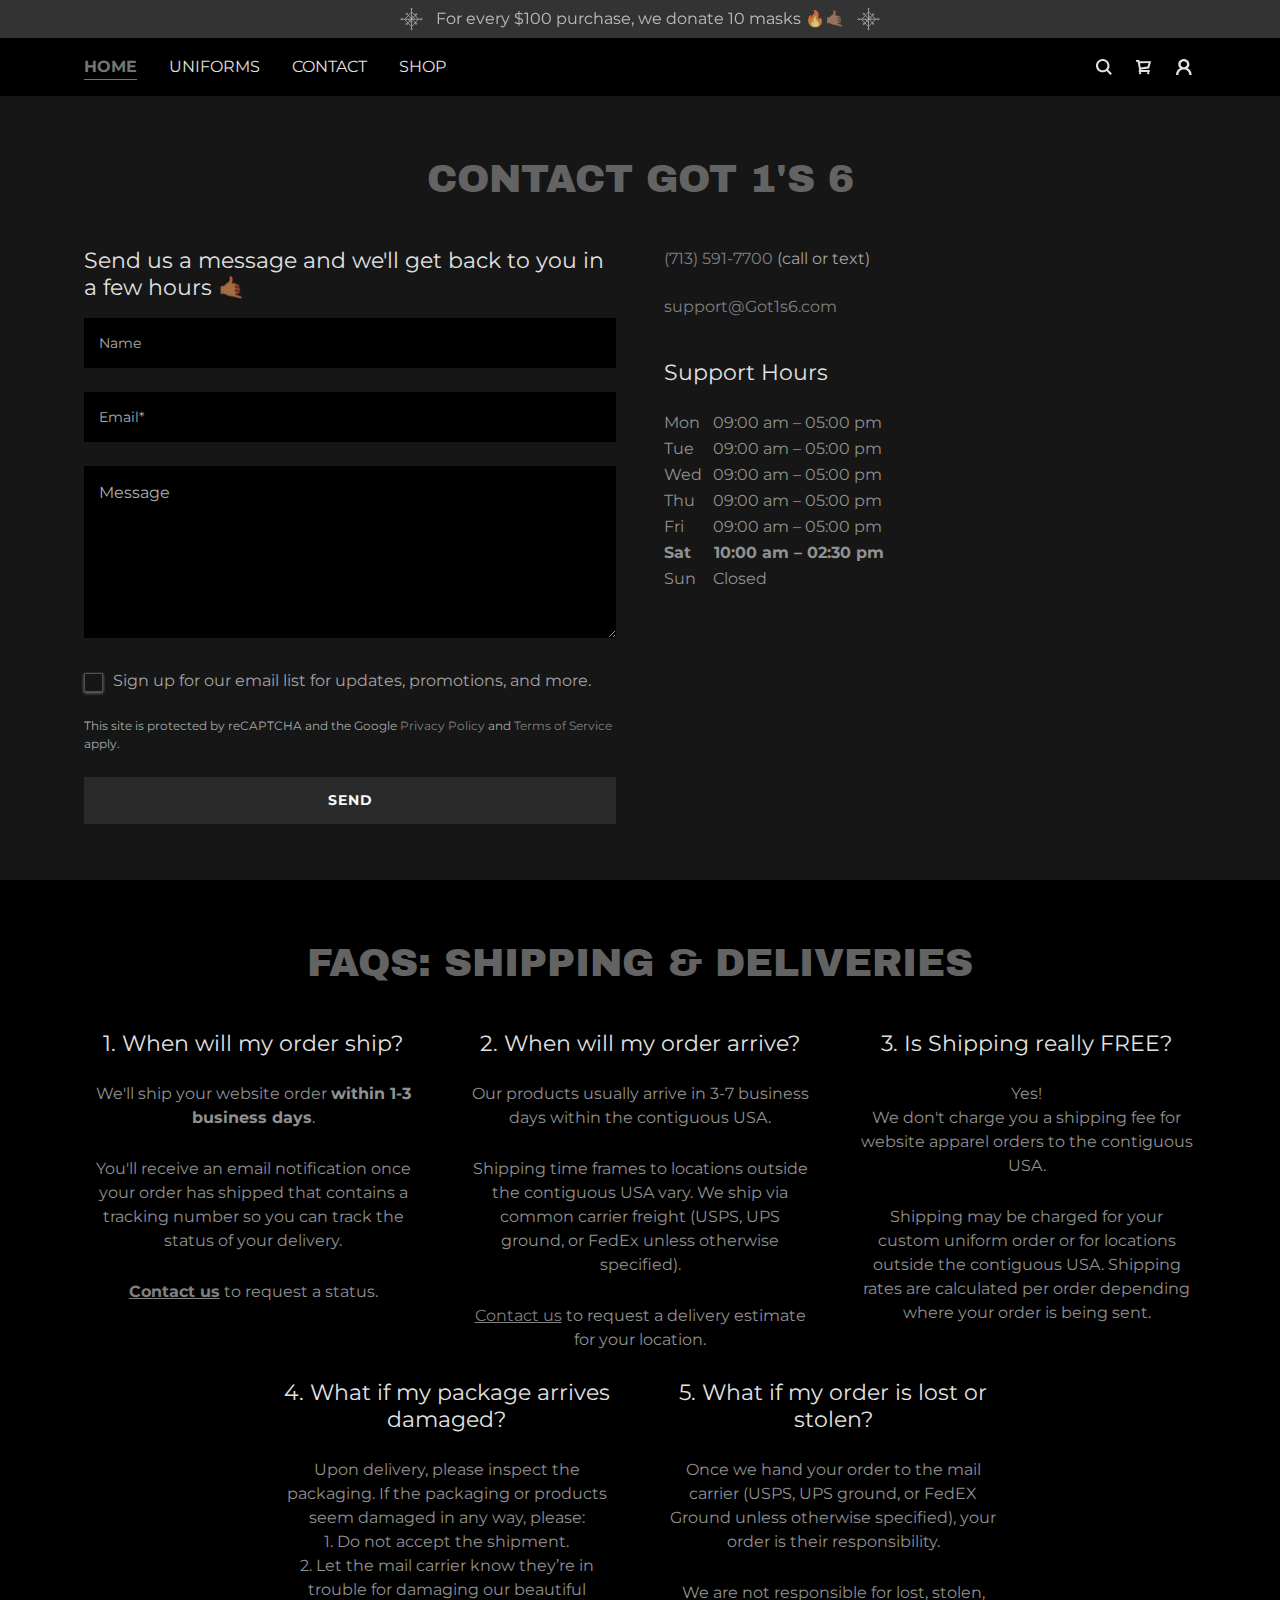
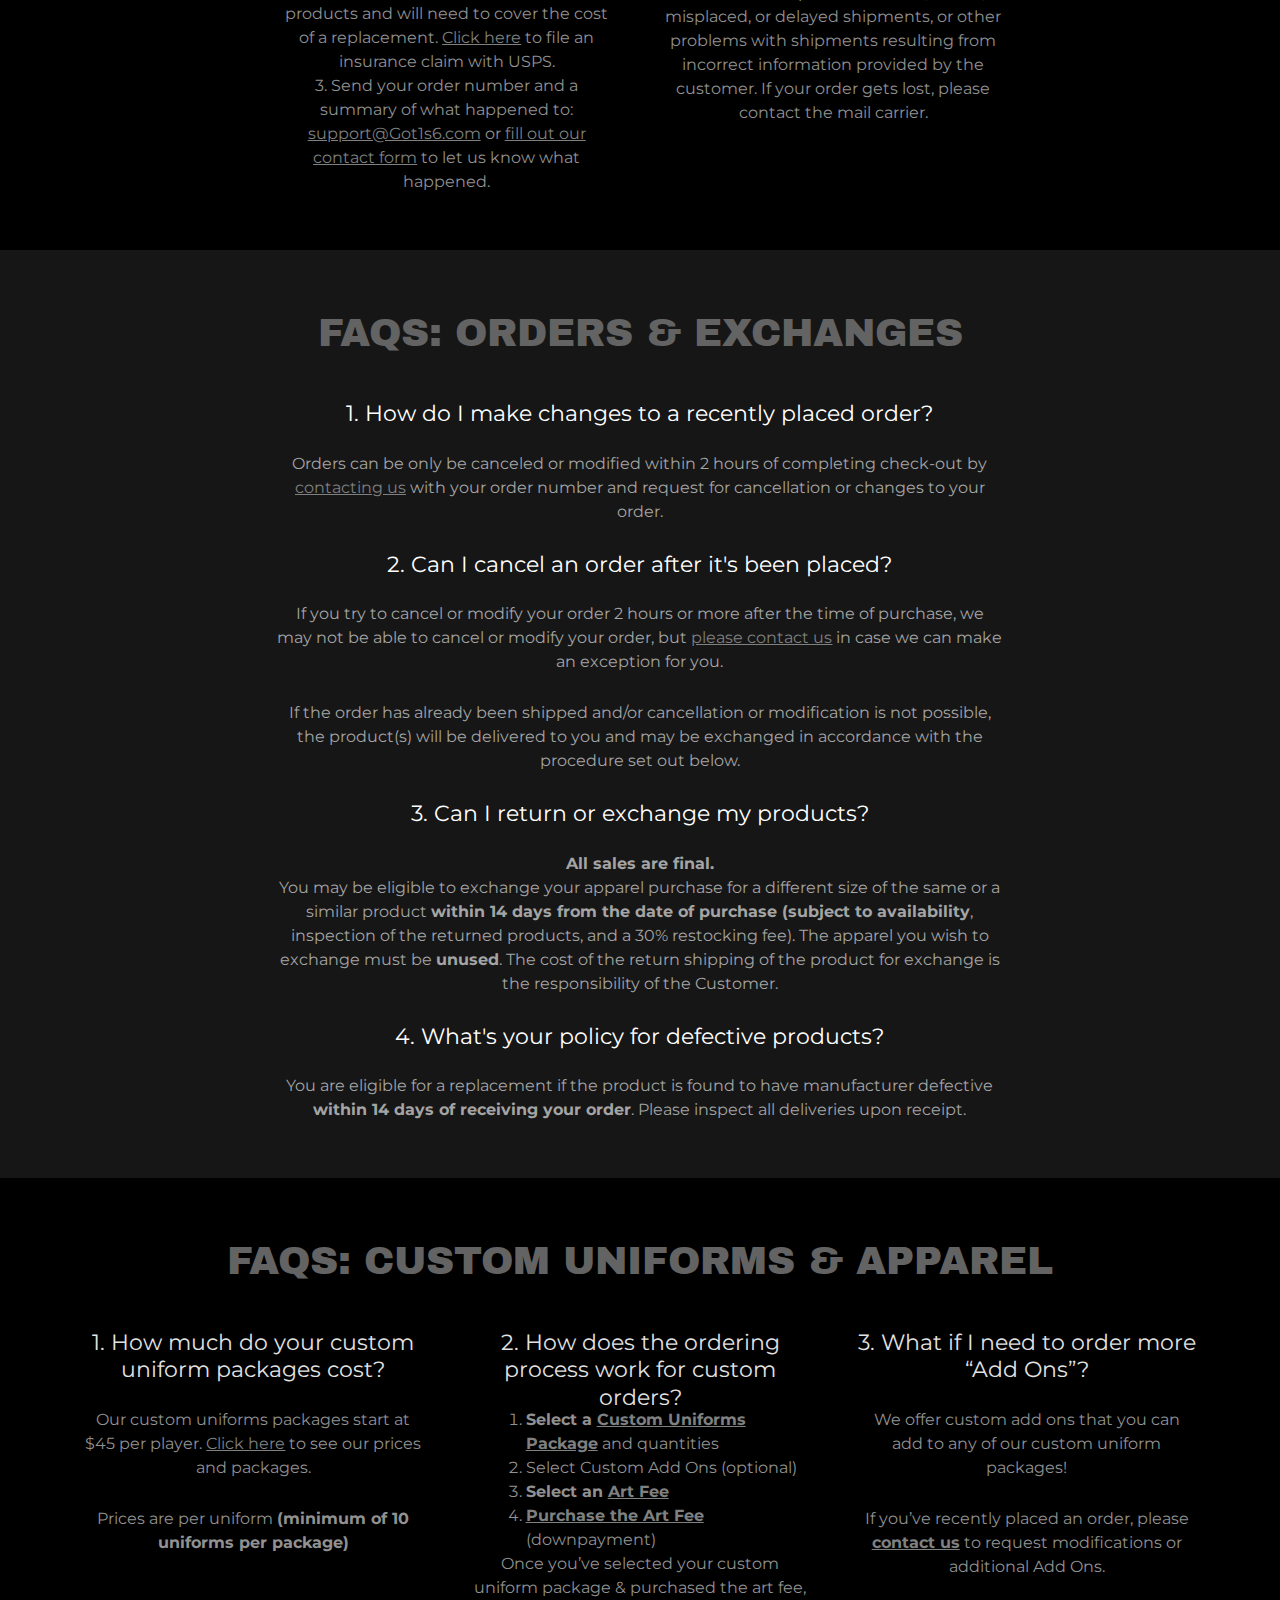
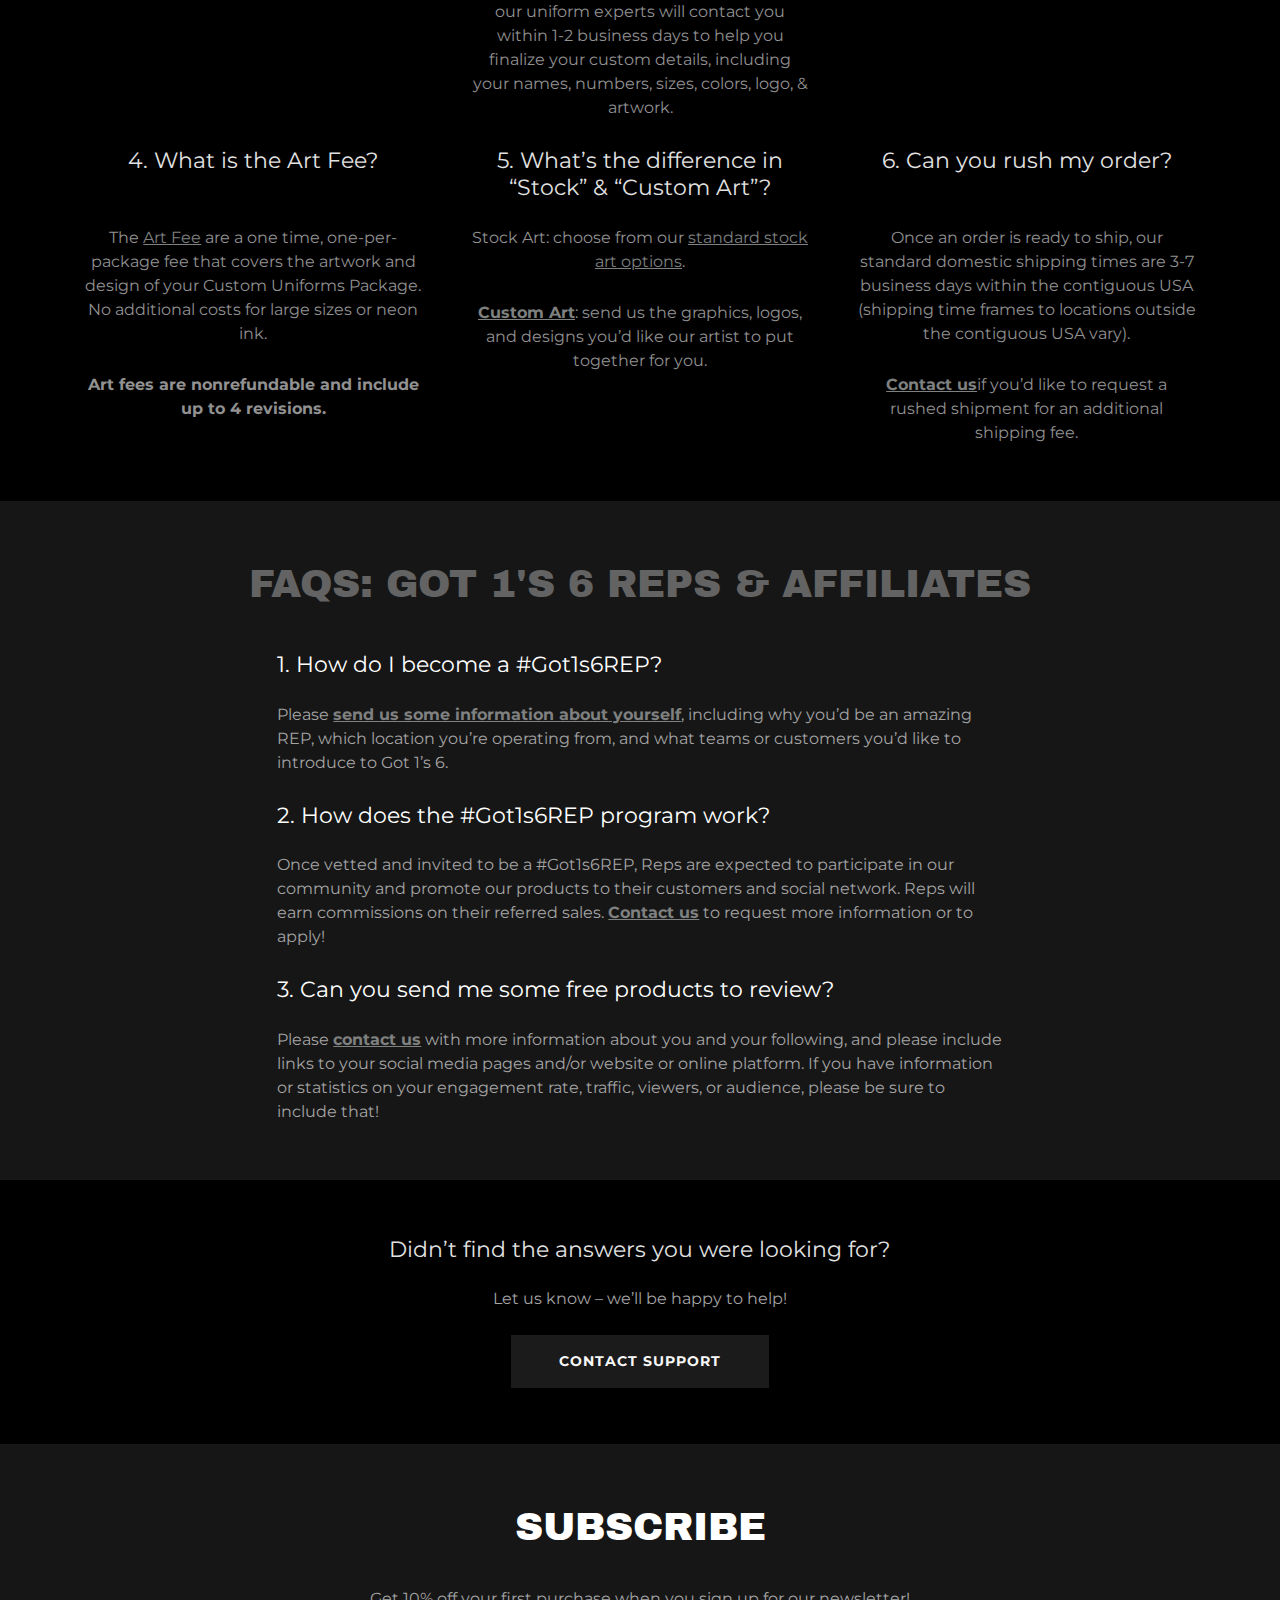
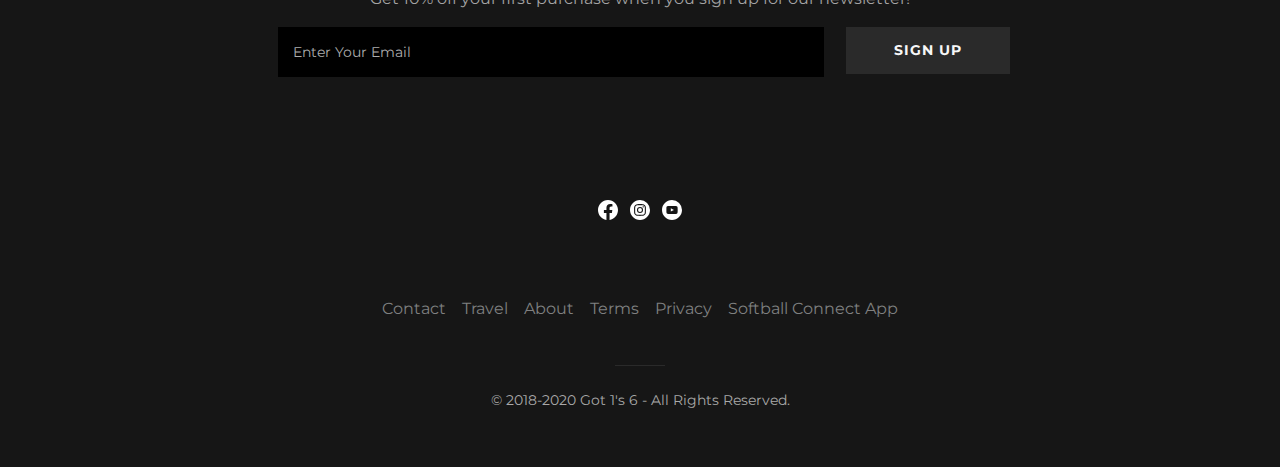
<file: contact.html>
<!DOCTYPE html>
<html lang="en">

<head>
    <meta charset="UTF-8">
    <meta name="viewport" content="width=device-width, initial-scale=1.0">
    <meta http-equiv="X-UA-Compatible" content="ie=edge">
    <link rel="stylesheet" href="./css/bootstrap.min.css">
    <link rel="stylesheet" href="css/font-awesome.min.css">
    <link rel="stylesheet" href="./css/style.css">
    <link rel="stylesheet" href="./css/style_responsive.css">
    <title>got1s6</title>
</head>

<body>
    <header id="myHeader">
        <a href="javascript:" class="header-top">
            <svg data-ux="SVG" viewBox=" 0 0 35 35" dataaids="SEASONAL_WINTER_LEFT_ICON_RENDERED" class="x-el x-el-svg c1-1 c1-2 c1-18 c1-19 c1-1a c1-1b c1-b c1-c c1-d c1-1c c1-1d c1-1e c1-1f c1-e c1-f c1-g x-d-ux"><g stroke="currentColor" fill="none" fill-rule="evenodd"><path d="M16.724 10.726l4.651 5.349M12.03 16.408L16.8 21.8M16.8 1.8v28M30.8 16.3h-28M15.8 1.3a1 1 0 1 1 1.999 0 1 1 0 0 1-2 0zM30.3 16.3a1 1 0 1 1 1.999 0 1 1 0 0 1-2 0zM1.3 16.3a1 1 0 1 1 1.999 0 1 1 0 0 1-2 0zM15.8 30.8a1 1 0 1 1 1.999 0 1 1 0 0 1-2 0zM23.05 10.05l-12.5 12.5M22.6 9.3a1 1 0 1 1 1.999-.002A1 1 0 0 1 22.6 9.3zM8.8 23.3a1 1 0 1 1 1.999 0 1 1 0 0 1-2 0zM16.99 5.545l10.02 10.961M17 27.3l-10.7-11M27.01 16.131l-10.02 10.96M6.59 17.091l10.02-10.96M22.925 22.086L10.688 9.328M22.459 22.826a1 1 0 1 0 2 .043 1 1 0 0 0-2-.043zM8.953 8.542a1.001 1.001 0 1 0 2.002.04 1.001 1.001 0 0 0-2.002-.04z"></path></g></svg>
            <span>For every $100 purchase, we donate 10 masks 🔥🤙🏾</span>
            <svg data-ux="SVG" viewBox=" 0 0 35 35" dataaids="SEASONAL_WINTER_LEFT_ICON_RENDERED" class="x-el x-el-svg c1-1 c1-2 c1-18 c1-19 c1-1a c1-1b c1-b c1-c c1-d c1-1c c1-1d c1-1e c1-1f c1-e c1-f c1-g x-d-ux"><g stroke="currentColor" fill="none" fill-rule="evenodd"><path d="M16.724 10.726l4.651 5.349M12.03 16.408L16.8 21.8M16.8 1.8v28M30.8 16.3h-28M15.8 1.3a1 1 0 1 1 1.999 0 1 1 0 0 1-2 0zM30.3 16.3a1 1 0 1 1 1.999 0 1 1 0 0 1-2 0zM1.3 16.3a1 1 0 1 1 1.999 0 1 1 0 0 1-2 0zM15.8 30.8a1 1 0 1 1 1.999 0 1 1 0 0 1-2 0zM23.05 10.05l-12.5 12.5M22.6 9.3a1 1 0 1 1 1.999-.002A1 1 0 0 1 22.6 9.3zM8.8 23.3a1 1 0 1 1 1.999 0 1 1 0 0 1-2 0zM16.99 5.545l10.02 10.961M17 27.3l-10.7-11M27.01 16.131l-10.02 10.96M6.59 17.091l10.02-10.96M22.925 22.086L10.688 9.328M22.459 22.826a1 1 0 1 0 2 .043 1 1 0 0 0-2-.043zM8.953 8.542a1.001 1.001 0 1 0 2.002.04 1.001 1.001 0 0 0-2.002-.04z"></path></g></svg>
        </a>
        <nav class="navbar navbar-expand-lg navbar-light">
            <div class="container">
                <button class="navbar-toggler" type="button">
                    <svg viewBox="0 0 24 24" fill="currentColor" width="24px" height="24px" data-ux="IconHamburger" class="x-el x-el-svg c2-1 c2-2 c2-s c2-t c2-u c2-3 c2-4 c2-5 c2-6 c2-7 c2-8 x-d-ux"><g><path fill-rule="evenodd" d="M4 8h16V6H4z"></path><path fill-rule="evenodd" d="M4 13.096h16v-2.001H4z"></path><path fill-rule="evenodd" d="M4 18.346h16v-2H4z"></path></g></svg>
                </button>
                <a href="javascript:" class="shop-menu-btn">
                    <svg viewBox="0 0 24 24" fill="currentColor" width="24px" height="24px" typography="NavAlpha"
                        data-ux="UtilitiesMenuIcon" data-aid="CART_ICON_RENDER"
                        class="x-el x-el-svg c2-1 c2-1b c2-m c2-t c2-1c c2-1d c2-3 c2-4 c2-1i c2-1j c2-1k c2-5 c2-6 c2-7 c2-8 x-d-ux x-d-aid">
                        <path fill-rule="evenodd"
                            d="M16.235 17.034c.634 0 1.16.527 1.16 1.164 0 .636-.526 1.164-1.16 1.164-.633 0-1.16-.528-1.16-1.164a1.17 1.17 0 0 1 1.16-1.164zm-8.118 0c.634 0 1.16.527 1.16 1.164 0 .636-.526 1.164-1.16 1.164-.634 0-1.16-.528-1.16-1.164a1.17 1.17 0 0 1 1.16-1.164zm.632-4.492l6.818-.964 1.019-3.5-8.709.081.872 4.383zm.263 2.05l-.024.47h8.727l.028 1.972H7.537a.915.915 0 0 1-.913-.916c0-.218.113-.513.404-1.051l.12-.263L5.63 6.83H4V5h3.178l.289 1.164h11.668l-1.987 7.217-8.136 1.21z">
                        </path>
                    </svg>
                </a>


                <div class="navbar-collapse" id="navbarSupportedContent">
                    <svg class="closeMenu" viewBox="0 0 24 24" fill="currentColor" width="24px" height="24px"
                        data-ux="CloseIcon" data-edit-interactive="true" data-close="true"
                        class="x-el x-el-svg c1-1 c1-2 c1-4u c1-2x c1-3p c1-v c1-3y c1-3z c1-3g c1-74 c1-75 c1-76 c1-b c1-77 c1-78 c1-79 c1-7a c1-7b x-d-ux x-d-edit-interactive x-d-close">
                        <path fill-rule="evenodd"
                            d="M17.999 4l-6.293 6.293L5.413 4 4 5.414l6.292 6.293L4 18l1.413 1.414 6.293-6.292 6.293 6.292L19.414 18l-6.294-6.293 6.294-6.293z">
                        </path>
                    </svg>
                    <ul class="navbar-nav mr-auto">
                        <li class="nav-item active">
                            <a class="nav-link" href="index.html">Home</a>
                        </li>
                        <li class="nav-item">
                            <a class="nav-link" href="uniforms.html">Uniforms</a>
                        </li>
                        <li class="nav-item">
                            <a class="nav-link" href="contact.html">Contact</a>
                        </li>
                        <li class="nav-item">
                            <a class="nav-link" href="shop.html">Shop</a>
                        </li>
                        <li class="m-display">
                            <svg class="menu-search-icon" viewBox="0 0 24 24" fill="currentColor" width="24px"
                                height="24px" data-ux="IconSearch" data-aid="SEARCH_ICON_RENDERED_OPEN"
                                class="x-el x-el-svg c2-1 c2-2 c2-s c2-t c2-1c c2-1e c2-f c2-13 c2-1f c2-3 c2-3u c2-3v c2-3w c2-3x c2-3y c2-3z x-d-ux x-d-aid">
                                <path fill-rule="evenodd"
                                    d="M16.083 14.688l3.833 3.764-1.481 1.455-3.878-3.807a6.746 6.746 0 0 1-3.808 1.167C7.028 17.267 4 14.29 4 10.633 4 6.976 7.028 4 10.75 4c3.72 0 6.748 2.976 6.748 6.633 0 1.467-.5 2.894-1.415 4.055zm-.673-4.055c0-2.52-2.09-4.569-4.66-4.569-2.57 0-4.66 2.05-4.66 4.57 0 2.519 2.09 4.569 4.66 4.569 2.57 0 4.66-2.05 4.66-4.57z">
                                </path>
                            </svg>
                            <input type="text" class="menu-search" placeholder="Search Products">
                        </li>
                        <li class="nav-item m-display">
                            <a class="nav-link account-text" href="#">Account</a>
                        </li>
                        <li class="nav-item m-display">
                            <a class="nav-link" href="#">Sign In</a>
                        </li>
                        <li class="nav-item m-display">
                            <a class="nav-link" href="#">Orders</a>
                        </li>
                        <li class="nav-item m-display">
                            <a class="nav-link" href="#">My Account</a>
                        </li>
                    </ul>
                    <ul class="ml-auto right-menu">
                        <div class="search-box">
                            <a href="javascript:" class="search-btn">
                                <svg viewBox="0 0 24 24" fill="currentColor" width="24px" height="24px"
                                    data-ux="SearchPopoutIconSearch" data-aid="SEARCH_ICON_RENDERED_OPEN"
                                    class="x-el x-el-svg c2-1 c2-2 c2-m c2-t c2-1a c2-1c c2-6e c2-68 c2-1e c2-f c2-13 c2-1f c2-1g c2-1h c2-3 c2-3u c2-3v c2-3w c2-3x c2-3y c2-3z c2-1l c2-67 x-d-ux x-d-aid">
                                    <path fill-rule="evenodd"
                                        d="M16.083 14.688l3.833 3.764-1.481 1.455-3.878-3.807a6.746 6.746 0 0 1-3.808 1.167C7.028 17.267 4 14.29 4 10.633 4 6.976 7.028 4 10.75 4c3.72 0 6.748 2.976 6.748 6.633 0 1.467-.5 2.894-1.415 4.055zm-.673-4.055c0-2.52-2.09-4.569-4.66-4.569-2.57 0-4.66 2.05-4.66 4.57 0 2.519 2.09 4.569 4.66 4.569 2.57 0 4.66-2.05 4.66-4.57z">
                                    </path>
                                </svg>
                            </a>
                            <input type="text" placeholder="Search Products">
                            <svg class="searchClose" viewBox="0 0 24 24" fill="currentColor" width="24px" height="24px"
                                data-ux="CloseIcon" data-aid="SEARCH_CLOSE_RENDERED"
                                class="x-el x-el-svg c2-1 c2-2 c2-4c c2-2l c2-1c c2-f c2-1o c2-1p c2-4 c2-1q c2-1r c2-1s c2-1t c2-1u c2-1v c2-3 c2-6l c2-5 c2-6 c2-7 c2-8 x-d-ux x-d-aid">
                                <path fill-rule="evenodd"
                                    d="M17.999 4l-6.293 6.293L5.413 4 4 5.414l6.292 6.293L4 18l1.413 1.414 6.293-6.292 6.293 6.292L19.414 18l-6.294-6.293 6.294-6.293z">
                                </path>
                            </svg>
                        </div>
                        <li>
                            <svg class="searchOpen" viewBox="0 0 24 24" fill="currentColor" width="24px" height="24px"
                                typography="NavAlpha" data-ux="UtilitiesMenuIcon" data-aid="SEARCH_ICON_RENDERED"
                                class="x-el x-el-svg c2-1 c2-1b c2-m c2-t c2-1a c2-1c c2-1d c2-1e c2-f c2-13 c2-1f c2-1g c2-1h c2-3 c2-1i c2-1j c2-1k c2-1l c2-1m x-d-ux x-d-aid">
                                <path fill-rule="evenodd"
                                    d="M16.083 14.688l3.833 3.764-1.481 1.455-3.878-3.807a6.746 6.746 0 0 1-3.808 1.167C7.028 17.267 4 14.29 4 10.633 4 6.976 7.028 4 10.75 4c3.72 0 6.748 2.976 6.748 6.633 0 1.467-.5 2.894-1.415 4.055zm-.673-4.055c0-2.52-2.09-4.569-4.66-4.569-2.57 0-4.66 2.05-4.66 4.57 0 2.519 2.09 4.569 4.66 4.569 2.57 0 4.66-2.05 4.66-4.57z">
                                </path>
                            </svg>
                        </li>
                        <li>
                            <a href="javascript:">
                                <svg viewBox="0 0 24 24" fill="currentColor" width="24px" height="24px"
                                    typography="NavAlpha" data-ux="UtilitiesMenuIcon" data-aid="CART_ICON_RENDER"
                                    class="x-el x-el-svg c2-1 c2-1b c2-m c2-t c2-1c c2-1d c2-3 c2-4 c2-1i c2-1j c2-1k c2-5 c2-6 c2-7 c2-8 x-d-ux x-d-aid">
                                    <path fill-rule="evenodd"
                                        d="M16.235 17.034c.634 0 1.16.527 1.16 1.164 0 .636-.526 1.164-1.16 1.164-.633 0-1.16-.528-1.16-1.164a1.17 1.17 0 0 1 1.16-1.164zm-8.118 0c.634 0 1.16.527 1.16 1.164 0 .636-.526 1.164-1.16 1.164-.634 0-1.16-.528-1.16-1.164a1.17 1.17 0 0 1 1.16-1.164zm.632-4.492l6.818-.964 1.019-3.5-8.709.081.872 4.383zm.263 2.05l-.024.47h8.727l.028 1.972H7.537a.915.915 0 0 1-.913-.916c0-.218.113-.513.404-1.051l.12-.263L5.63 6.83H4V5h3.178l.289 1.164h11.668l-1.987 7.217-8.136 1.21z">
                                    </path>
                                </svg>
                            </a>
                        </li>
                        <li class="nav-item dropdown">
                            <a class="nav-link dropdown-toggle" href="#" id="navbarDropdown" role="button"
                                data-toggle="dropdown" aria-haspopup="true" aria-expanded="false">
                                <svg viewBox="0 0 24 24" fill="currentColor" width="24px" height="24px"
                                    typography="NavAlpha" data-ux="UtilitiesMenuIcon"
                                    class="x-el x-el-svg c2-1 c2-1b c2-s c2-t c2-1x c2-1y c2-1c c2-1d c2-11 c2-3 c2-4 c2-1i c2-1j c2-1k c2-5 c2-6 c2-7 c2-8 x-d-ux">
                                    <path fill-rule="evenodd"
                                        d="M19.62 19.29l.026.71h-2.421l-.028-.658c-.119-2.71-2.48-4.833-5.374-4.833-2.894 0-5.254 2.123-5.373 4.833L6.421 20H4l.027-.71c.098-2.56 1.658-4.896 4.04-6.135-1.169-.99-1.848-2.402-1.848-3.9C6.219 6.357 8.733 4 11.823 4c3.09 0 5.605 2.357 5.605 5.255 0 1.497-.68 2.909-1.85 3.9 2.383 1.239 3.944 3.574 4.041 6.135zM11.822 6.273c-1.754 0-3.18 1.338-3.18 2.982 0 1.645 1.426 2.982 3.18 2.982 1.754 0 3.18-1.337 3.18-2.982 0-1.644-1.426-2.982-3.18-2.982z">
                                    </path>
                                </svg>
                            </a>
                            <div class="dropdown-menu" aria-labelledby="navbarDropdown">
                                <a class="dropdown-item" href="#">Sign In</a>
                                <a class="dropdown-item" href="#">Create Account</a>
                                <div class="dropdown-divider"></div>
                                <a class="dropdown-item" href="#">Orders</a>
                                <a class="dropdown-item" href="#">My Account</a>
                            </div>
                        </li>
                    </ul>
                </div>
            </div>
        </nav>
    </header>

    <section class="common-padding gray-section padding-36 contact-us">
        <div class="container">
            <h2 class="section-title text-center">CONTACT GOT 1'S 6</h2>
            <div class="row">
                <div class="col-lg-6 col-padding">
                    <p class="title-medium m-center">Send us a message and we'll get back to you in a few hours 🤙🏾</p>
                    <div class="input-container">
                        <input class="field-input" name="inputName" type="text" placeholder=" ">
                        <label class="input-placeholder">Name</label>
                    </div>
                    <div class="input-container">
                        <input class="field-input" name="inputName" type="email" placeholder=" ">
                        <label class="input-placeholder">Email*</label>
                    </div>
                    <div class="text-area">
                        <textarea placeholder="Message"></textarea>
                    </div>
                    <div class="custom-control custom-checkbox">
                        <input type="checkbox" class="custom-control-input" id="customCheck1">
                        <label class="custom-control-label" for="customCheck1">Sign up for our email list for updates, promotions, and more.</label>
                    </div>
                    <p class="recaptcha">This site is protected by reCAPTCHA and the Google <a href="javascript:">Privacy Policy</a> and <a href="javascript:">Terms of Service</a> apply.</p>
                    <button class="gray-btn send-btn">Send</button>
                </div>
                <div class="col-lg-6 col-padding">
                    <p class="mb-24 m-center color-a4a4a4"><a class="contact-link" href="tel:7135917700">(713) 591-7700</a><span> (call or text)</span></p>
                    <p class="mb-24 m-center color-a4a4a4"><a class="contact-link" href="mailto:support@Got1s6.com">support@Got1s6.com</a></p>
                    <h5 class="title-medium hour-title m-center">Support Hours</h5>
                    <ul class="hour-list">
                        <li><span>Mon</span> 09:00 am – 05:00 pm</li>
                        <li><span>Tue</span> 09:00 am – 05:00 pm</li>
                        <li><span>Wed</span> 09:00 am – 05:00 pm</li>
                        <li><span>Thu</span> 09:00 am – 05:00 pm</li>
                        <li><span>Fri</span> 09:00 am – 05:00 pm</li>
                        <li class="active"><span>Sat</span> 10:00 am – 02:30 pm</li>
                        <li><span>Sun</span> Closed</li>
                    </ul>
                </div>
            </div>
        </div>
    </section>

    <section class="common-padding black-section shipping-section">
        <div class="container">
            <h2 class="section-title text-center">FAQS: SHIPPING & DELIVERIES</h2>
            <div class="row justify-content-center">
                <div class="col-md-4 text-center col-padding">
                    <h2 class="title-medium mb-24">1. When will my order ship?</h2>
                    <ul class="select-package shiiping-list">
                        <li>We'll ship your website order <strong>within 1-3 business days</strong>.</li>
                        <li>You'll receive an email notification once your order has shipped that contains a tracking number so you can track the status of your delivery.</li>
                        <li><a href="javascript:"><strong>Contact us</strong></a> to request a status.</li>
                    </ul>
                </div>
                <div class="col-md-4 text-center col-padding">
                    <h2 class="title-medium mb-24">2. When will my order arrive?</h2>
                    <ul class="select-package shiiping-list">
                        <li>Our products usually arrive in 3-7 business days within the contiguous USA.</li>
                        <li>Shipping time frames to locations outside the contiguous USA vary. We ship via common carrier freight (USPS, UPS ground, or FedEx unless otherwise specified).</li>
                        <li><a href="javascript:">Contact us</a> to request a delivery estimate for your location.</li>
                    </ul>
                </div>
                <div class="col-md-4 text-center col-padding">
                    <h2 class="title-medium mb-24">3. Is Shipping really FREE?</h2>
                    <ul class="select-package shiiping-list">
                        <li>Yes!<br>We don't charge you a shipping fee for website apparel orders to the contiguous USA.</li>
                        <li>Shipping may be charged for your custom uniform order or for locations outside the contiguous USA. Shipping rates are calculated per order depending where your order is being sent.</li>
                    </ul>
                </div>
                <div class="col-md-4 text-center col-padding">
                    <h2 class="title-medium mb-24">4. What if my package arrives damaged?</h2>
                    <ul class="select-package shiiping-list">
                        <li>Upon delivery, please inspect the packaging. If the packaging or products seem damaged in any way, please:
                            <br>1. Do not accept the shipment.
                            <br>2. Let the mail carrier know they’re in trouble for damaging our beautiful products and will need to cover the cost of a replacement. <a href="javascript:">Click here</a> to file an insurance claim with USPS.  
                            <br>3. Send your order number and a summary of what happened to: <a href="mailto:support@Got1s6.com">support@Got1s6.com</a> or <a href="javascript:">fill out our contact form</a> to let us know what happened.  </li>
                    </ul>
                </div>
                <div class="col-md-4 text-center col-padding">
                    <h2 class="title-medium mb-24">5. What if my order is lost or stolen?</h2>
                    <ul class="select-package shiiping-list">
                        <li>Once we hand your order to the mail carrier (USPS, UPS ground, or FedEX Ground unless otherwise specified), your order is their responsibility.</li>
                        <li>We are not responsible for lost, stolen, misplaced, or delayed shipments, or other problems with shipments resulting from incorrect information provided by the customer. If your order gets lost, please contact the mail carrier.</li>
                    </ul>
                </div>
            </div>
        </div>
    </section>
    <section class="common-padding gray-section shipping-section faq-gray">
        <div class="container">
            <h2 class="section-title text-center">FAQS: ORDERS & EXCHANGES</h2>
            <div class="row justify-content-center">
                <div class="col-md-10 col-lg-8">
                    <div class="row">
                        <div class="col-md-12 text-center col-padding">
                            <h2 class="title-medium mb-24">1. How do I make changes to a recently placed order?</h2>
                            <ul class="select-package shiiping-list">
                                <li>Orders can be only be canceled or modified within 2 hours of completing check-out by <a href="javascript:">contacting us</a> with your order number and request for cancellation or changes to your order.</li>
                            </ul>
                        </div>
                    </div>
                    <div class="row">
                        <div class="col-md-12 text-center col-padding">
                            <h2 class="title-medium mb-24">2. Can I cancel an order after it's been placed?</h2>
                            <ul class="select-package shiiping-list">
                                <li>If you try to cancel or modify your order 2 hours or more after the time of purchase, we may not be able to cancel or modify your order, but <a href="javascript:">please contact us</a> in case we can make an exception for you.</li>
                                <li>If the order has already been shipped and/or cancellation or modification is not possible, the product(s) will be delivered to you and may be exchanged in accordance with the procedure set out below.</li>
                            </ul>
                        </div>
                    </div>
                    <div class="row">
                        <div class="col-md-12 text-center col-padding">
                            <h2 class="title-medium mb-24">3. Can I return or exchange my products?</h2>
                            <ul class="select-package shiiping-list">
                               <li><strong>All sales are final.</strong><br>
                                You may be eligible to exchange your apparel purchase for a different size of the same or a similar product <strong>within 14 days from the date of purchase (subject to availability</strong>, inspection of the returned products, and a 30% restocking fee). The apparel you wish to exchange must be <strong>unused</strong>. The cost of the return shipping of the product for exchange is the responsibility of the Customer.</li>
                            </ul>
                        </div>
                    </div>
                    <div class="row">
                        <div class="col-md-12 text-center col-padding">
                            <h2 class="title-medium mb-24">4. What's your policy for defective products?</h2>
                            <ul class="select-package shiiping-list">
                               <li>You are eligible for a replacement if the product is found to have manufacturer defective <strong>within 14 days of receiving your order</strong>. Please inspect all deliveries upon receipt.</li>
                            </ul>
                        </div>
                    </div>
                </div>
            </div>
        </div>
    </section>
    <section class="common-padding black-section shipping-section faq-custom">
        <div class="container">
            <h2 class="section-title text-center">FAQS: CUSTOM UNIFORMS & APPAREL</h2>
            <div class="row justify-content-center">
                <div class="col-md-4 text-center col-padding">
                    <h2 class="title-medium mb-24">1. How much do your custom uniform packages cost?</h2>
                    <ul class="select-package shiiping-list">
                        <li>Our custom uniforms packages start at $45 per player. <a href="#">Click here</a> to see our prices and packages.</li>
                        <li>Prices are per uniform <strong>(minimum of 10 uniforms per package)</strong></li>
                    </ul>
                </div>
                <div class="col-md-4 text-center col-padding">
                    <h2 class="title-medium mb-24">2. How does the ordering process work for custom orders?</h2>
                    <ul class="select-package shiiping-list">
                        <li>
                            <ol>
                                <li><strong>Select a <a href="#">Custom Uniforms Package</a></strong> and quantities</li>
                                <li>Select Custom Add Ons (optional)</li>
                                <li><strong>Select an <a href="#">Art Fee</a></strong></li>
                                <li><strong><a href="#">Purchase the Art Fee</a></strong> (downpayment)</li>
                            </ol>
                            Once you’ve selected your custom uniform package & purchased the art fee, our uniform experts will contact you within 1-2 business days to help you finalize your custom details, including your names, numbers, sizes, colors, logo, & artwork.
                        </li>
                    </ul>
                </div>
                <div class="col-md-4 text-center col-padding">
                    <h2 class="title-medium mb-24">3. What if I need to order more “Add Ons”?</h2>
                    <ul class="select-package shiiping-list">
                        <li>We offer custom add ons that you can add to any of our custom uniform packages!</li>
                        <li>If you’ve recently placed an order, please <a href="#"><strong>contact us</strong></a> to request modifications or additional Add Ons.</li>
                    </ul>
                </div>
                <div class="col-md-4 text-center col-padding">
                    <h2 class="title-medium mb-24">4. What is the Art Fee?</h2>
                    <ul class="select-package shiiping-list">
                        <li>The <a href="#">Art Fee</a> are a one time, one-per-package fee that covers the artwork and design of your Custom Uniforms Package. No additional costs for large sizes or neon ink.</li>
                        <li><strong>Art fees are nonrefundable and include up to 4 revisions.</strong></li>
                    </ul>
                </div>
                <div class="col-md-4 text-center col-padding">
                    <h2 class="title-medium mb-24">5. What’s the difference in “Stock” & “Custom Art”?</h2>
                    <ul class="select-package shiiping-list">
                        <li><string>Stock Art:</string> choose from our <a href="#">standard stock art options</a>.</li>
                        <li><a href="#"><strong>Custom Art</strong></a>: send us the graphics, logos, and designs you’d like our artist to put together for you.</li>
                    </ul>
                </div>
                <div class="col-md-4 text-center col-padding">
                    <h2 class="title-medium mb-24">6. Can you rush my order?</h2>
                    <ul class="select-package shiiping-list">
                        <li>Once an order is ready to ship, our standard domestic shipping times are 3-7 business days within the contiguous USA (shipping time frames to locations outside the contiguous USA vary).</li>
                        <li><a href="#"><strong>Contact us</strong></a>if you’d like to request a rushed shipment for an additional shipping fee.</li>
                    </ul>
                </div>
            </div>
        </div>
    </section>
    <section class="common-padding gray-section shipping-section faq-gray">
        <div class="container">
            <h2 class="section-title text-center">FAQS: GOT 1'S 6 REPS & AFFILIATES</h2>
            <div class="row justify-content-center">
                <div class="col-md-10 col-lg-8">
                    <div class="row">
                        <div class="col-md-12 col-padding">
                            <h2 class="title-medium mb-24">1. How do I become a #Got1s6REP?</h2>
                            <ul class="select-package shiiping-list">
                                <li>Please <a href="#"><strong>send us some information about yourself</strong></a>, including why you’d be an amazing REP, which location you’re operating from, and what teams or customers you’d like to introduce to Got 1’s 6.</li>
                            </ul>
                        </div>
                    </div>
                    <div class="row">
                        <div class="col-md-12 col-padding">
                            <h2 class="title-medium mb-24">2. How does the #Got1s6REP program work?</h2>
                            <ul class="select-package shiiping-list">
                                <li>Once vetted and invited to be a #Got1s6REP, Reps are expected to participate in our community and promote our products to their customers and social network. Reps will earn commissions on their referred sales. <a href="#"><strong>Contact us</strong></a> to request more information or to apply!</li>
                            </ul>
                        </div>
                    </div>
                    <div class="row">
                        <div class="col-md-12 col-padding">
                            <h2 class="title-medium mb-24">3. Can you send me some free products to review?</h2>
                            <ul class="select-package shiiping-list">
                                <li>Please <a href="#"><strong>contact us</strong></a> with more information about you and your following, and please include links to your social media pages and/or website or online platform. If you have information or statistics on your engagement rate, traffic, viewers, or audience, please be sure to include that!</li>
                            </ul>
                        </div>
                    </div>
                </div>
            </div>
        </div>
    </section>
    <section class="common-padding black-section text-center get-question padding-36">
        <div class="container">
            <div class="row justify-content-center">
                <div class="col-md-10 col-lg-8">
                    <h1 class="title-medium mb-24">Didn’t find the answers you were looking for?</h1>
                    <p class="color-a4a4a4 mb-24">Let us know – we’ll be happy to help!</p>
                    <a href="javascript:" class="gray-btn">CONTACT SUPPORT</a>
                </div>
            </div>
        </div>
    </section>
    <section class="gray-section common-padding subscribe-section">
        <div class="container">
            <h2 class="section-title text-center">SUBSCRIBE</h2>
            <div class="row justify-content-center">
                <div class="col-md-10 col-lg-8 text-center">
                    <p class="color-a4a4a4 mb-16">Get 10% off your first purchase when you sign up for our newsletter!</p>
                    <ul>
                        <li>
                            <div class="input-container">
                                <input class="field-input" name="inputName" type="text" placeholder=" ">
                                <label class="input-placeholder">Enter Your Email</label>
                            </div>
                        </li>
                        <li>
                            <a href="javascript:" class="gray-btn">SIGN UP</a>
                        </li>
                    </ul>
                </div>
            </div>
        </div>
    </section>

    <footer class="common-padding gray-section text-center">
        <div class="container">
            <ul class="social-links">
                <li>
                    <a href="javascript:">
                        <svg viewBox="0 0 24 24" fill="currentColor" width="24px" height="24px" data-ux="Icon" class="x-el x-el-svg c1-1 c1-2 c1-4v c1-2x c1-3p c1-cm c1-cn c1-b c1-c c1-co c1-cp c1-cq c1-cr c1-d c1-e c1-f c1-g x-d-ux"><path fill-rule="evenodd" d="M22 12.061C22 6.505 17.523 2 12 2S2 6.505 2 12.061c0 5.022 3.657 9.184 8.438 9.939v-7.03h-2.54v-2.91h2.54V9.845c0-2.522 1.492-3.915 3.777-3.915 1.094 0 2.238.197 2.238.197v2.476h-1.26c-1.243 0-1.63.775-1.63 1.57v1.888h2.773l-.443 2.908h-2.33V22c4.78-.755 8.437-4.917 8.437-9.939z"></path></svg>
                    </a>
                </li>
                <li>
                    <a href="javascript:">
                        <svg viewBox="0 0 24 24" fill="currentColor" width="24px" height="24px" data-ux="Icon"
                            class="x-el x-el-svg c1-1 c1-2 c1-4u c1-2x c1-3p c1-he c1-hf c1-b c1-c c1-hg c1-hh c1-hi c1-hj c1-d c1-e c1-f c1-g x-d-ux">
                            <path
                                d="M16.604 8.516c.13.35.198.719.203 1.091.033.622.033.811.033 2.386 0 1.574-.004 1.763-.033 2.385a3.273 3.273 0 0 1-.203 1.091 1.956 1.956 0 0 1-1.12 1.12c-.35.13-.719.198-1.091.204-.622.032-.811.032-2.386.032-1.574 0-1.763-.003-2.385-.032a3.273 3.273 0 0 1-1.091-.204 1.956 1.956 0 0 1-1.12-1.12 3.273 3.273 0 0 1-.204-1.09c-.032-.623-.032-.812-.032-2.386 0-1.575.003-1.764.032-2.386.006-.372.074-.741.204-1.09a1.956 1.956 0 0 1 1.12-1.12c.35-.13.718-.199 1.09-.204.623-.033.812-.033 2.386-.033 1.575 0 1.764.004 2.386.033.372.005.741.074 1.09.203.515.2.922.606 1.12 1.12zM12 15.033a3.033 3.033 0 1 0 0-6.066 3.033 3.033 0 0 0 0 6.066zm3.153-5.477a.71.71 0 1 0 0-1.418.71.71 0 0 0 0 1.418zM12 13.967a1.967 1.967 0 1 1 0-3.934 1.967 1.967 0 0 1 0 3.934zM12 2C6.477 2 2 6.477 2 12s4.477 10 10 10 10-4.477 10-10A10 10 0 0 0 12 2zm5.87 12.433c-.01.49-.102.974-.274 1.432a3.018 3.018 0 0 1-1.727 1.728 4.335 4.335 0 0 1-1.433.272c-.629.03-.829.037-2.432.037-1.604 0-1.819 0-2.433-.037a4.335 4.335 0 0 1-1.433-.272 3.018 3.018 0 0 1-1.727-1.728 4.335 4.335 0 0 1-.273-1.432c-.029-.63-.036-.83-.036-2.433 0-1.604 0-1.818.036-2.433.01-.49.102-.974.273-1.432a3.018 3.018 0 0 1 1.727-1.728 4.335 4.335 0 0 1 1.433-.272c.629-.03.829-.037 2.433-.037 1.603 0 1.818 0 2.432.037.49.009.974.101 1.433.272.794.307 1.42.934 1.727 1.728.172.458.264.943.273 1.432.03.63.036.83.036 2.433 0 1.604-.007 1.804-.036 2.433z">
                            </path>
                        </svg>
                    </a>
                </li>
                <li>
                    <a href="javascript:">
                        <svg viewBox="0 0 24 24" fill="currentColor" width="24px" height="24px" data-ux="Icon"
                            class="x-el x-el-svg c1-1 c1-2 c1-4u c1-2x c1-3p c1-he c1-hf c1-b c1-c c1-hg c1-hh c1-hi c1-hj c1-d c1-e c1-f c1-g x-d-ux">
                            <g transform="translate(2 2)">
                                <polygon points="8.811 11.495 11.927 9.88 8.807 8.255"></polygon>
                                <path
                                    d="M10 0C4.477 0 0 4.477 0 10s4.477 10 10 10 10-4.477 10-10A10 10 0 0 0 10 0zm5.673 10.436c0 .935-.066 1.866-.066 1.866-.027.415-.17.814-.41 1.153-.306.308-.72.483-1.153.487-1.615.116-4.033.12-4.033.12s-2.99-.03-3.913-.117a1.91 1.91 0 0 1-1.25-.49 2.273 2.273 0 0 1-.419-1.146s-.033-.934-.033-1.865V9.56c0-.935.033-1.876.033-1.876s.03-.804.364-1.153c.305-.312.72-.493 1.156-.506 1.615-.116 4.036-.149 4.036-.149s2.411.033 4.026.15c.44.016.855.203 1.16.52.244.336.394.731.436 1.145 0 0 .07.934.07 1.865l-.004.88z">
                                </path>
                            </g>
                        </svg>
                    </a>
                </li>
            </ul>
            <ul class="footer-nav">
                <li><a href="javascript:">Contact</a></li>
                <li><a href="javascript:">Travel</a></li>
                <li><a href="javascript:">About</a></li>
                <li><a href="javascript:">Terms</a></li>
                <li><a href="javascript:">Privacy</a></li>
                <li><a href="softball-connect-app.html">Softball Connect App</a></li>
            </ul>
            <p class="copy-right">© 2018-2020 Got 1's 6 - All Rights Reserved.</p>
        </div>
    </footer>

    <script src="./js/jquery-3.4.1.slim.min.js"></script>
    <script src="./js/popper.min.js"></script>
    <script src="./js/bootstrap.min.js"></script>
    <script>
        // fixed header
        window.onscroll = function () { myFunction() };
        var header = document.getElementById("myHeader");
        var sticky = header.offsetTop;
        function myFunction() {
            if (window.pageYOffset > sticky) {
                header.classList.add("sticky");
            } else {
                header.classList.remove("sticky");
            }
        }

        // open search-box
        $('.searchOpen').click(function () {
            $('.search-box').addClass('d-block');
            $('body').css('overflow', 'hidden');
        });
        $('.searchClose').click(function () {
            $('.search-box').addClass('d-none');
            $('.search-box').removeClass('d-block');
            $('body').css('overflow', 'auto');
        });

        // toggle-menu
        $(".navbar-toggler").click(function () {
            $(".navbar-collapse").addClass("navbar-open");
        });
        $(".closeMenu").click(function () {
            $(".navbar-collapse").removeClass("navbar-open");
        });

        // equal height
        if($(window).width() > 767){
            $(document).ready(function () {
                $('.faq-custom').each(function () {
                    var highestBox = 0;
                    $('.title-medium', this).each(function () {
                        if ($(this).height() > highestBox) {
                            highestBox = $(this).height();
                        }
                    });
                    $('.title-medium', this).height(highestBox);
                });
            });
        }

    </script>

</body>

</html>
</file>
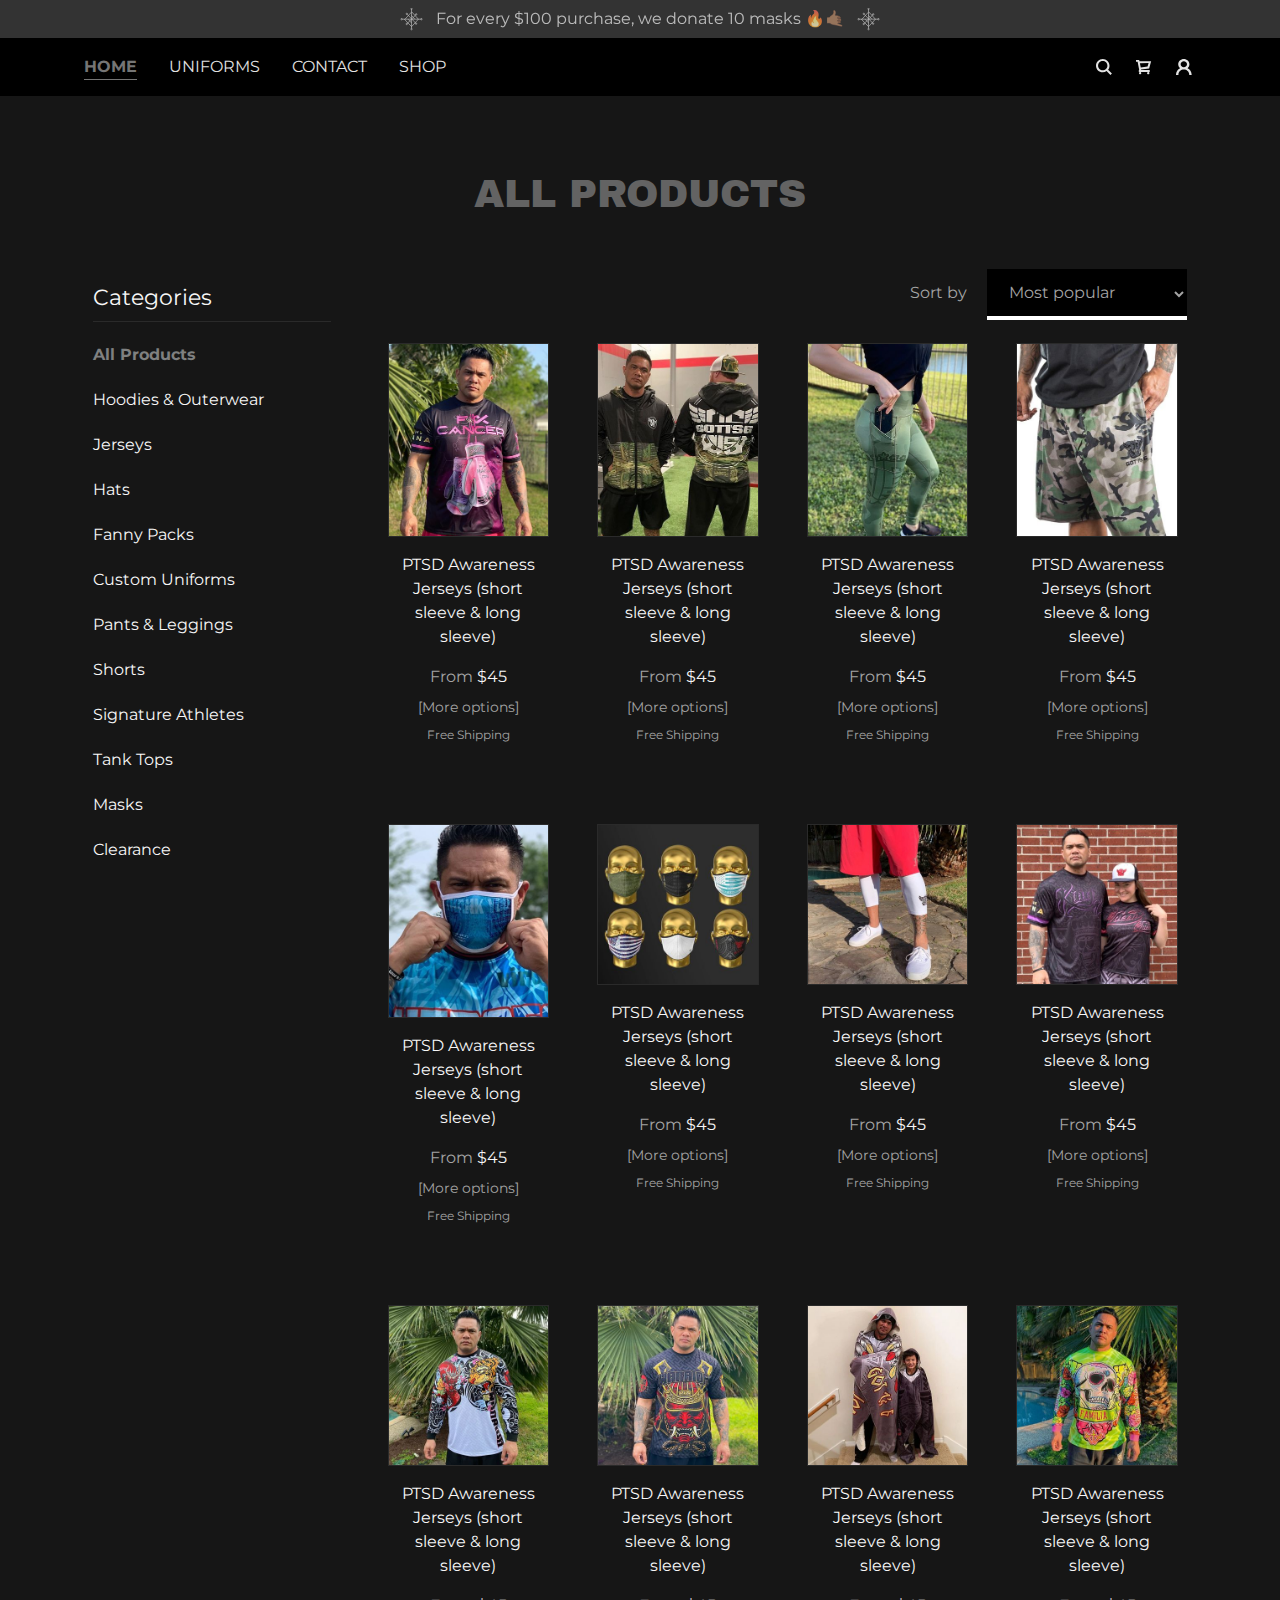
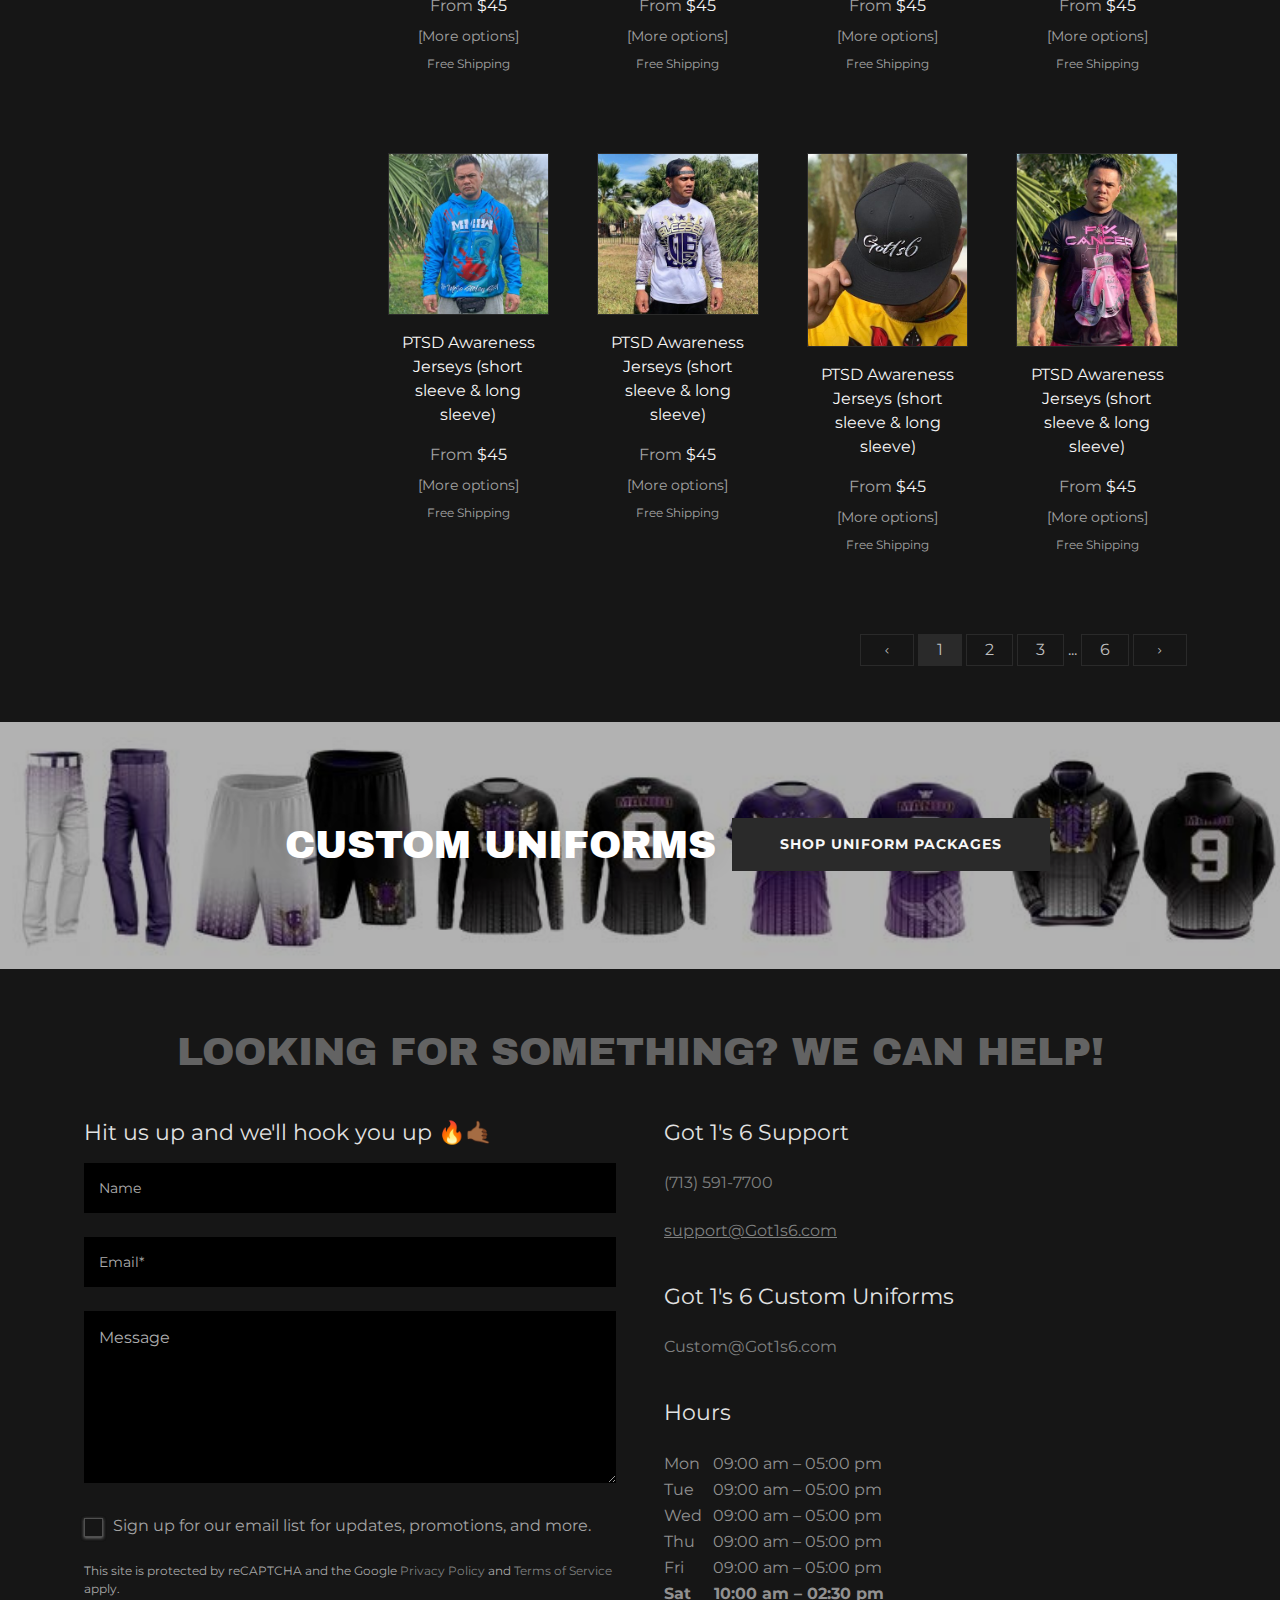
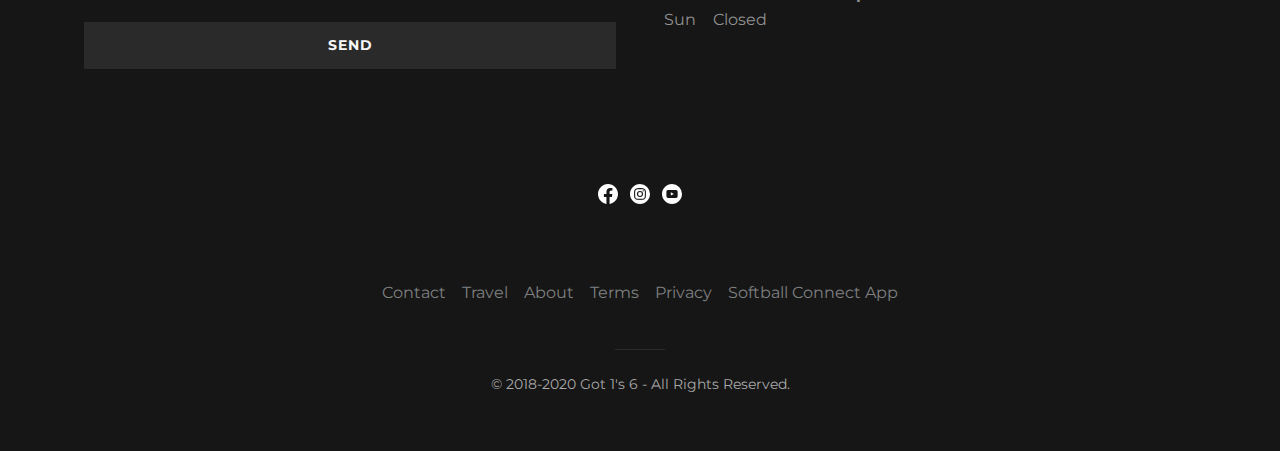
<file: shop.html>
<!DOCTYPE html>
<html lang="en">

<head>
    <meta charset="UTF-8">
    <meta name="viewport" content="width=device-width, initial-scale=1.0">
    <meta http-equiv="X-UA-Compatible" content="ie=edge">
    <link rel="stylesheet" href="./css/bootstrap.min.css">
    <link rel="stylesheet" href="css/font-awesome.min.css">
    <link rel="stylesheet" href="./css/style.css">
    <link rel="stylesheet" href="./css/style_responsive.css">
    <title>got1s6</title>
</head>

<body>
    <header id="myHeader">
        <a href="javascript:" class="header-top">
            <svg data-ux="SVG" viewBox=" 0 0 35 35" dataaids="SEASONAL_WINTER_LEFT_ICON_RENDERED" class="x-el x-el-svg c1-1 c1-2 c1-18 c1-19 c1-1a c1-1b c1-b c1-c c1-d c1-1c c1-1d c1-1e c1-1f c1-e c1-f c1-g x-d-ux"><g stroke="currentColor" fill="none" fill-rule="evenodd"><path d="M16.724 10.726l4.651 5.349M12.03 16.408L16.8 21.8M16.8 1.8v28M30.8 16.3h-28M15.8 1.3a1 1 0 1 1 1.999 0 1 1 0 0 1-2 0zM30.3 16.3a1 1 0 1 1 1.999 0 1 1 0 0 1-2 0zM1.3 16.3a1 1 0 1 1 1.999 0 1 1 0 0 1-2 0zM15.8 30.8a1 1 0 1 1 1.999 0 1 1 0 0 1-2 0zM23.05 10.05l-12.5 12.5M22.6 9.3a1 1 0 1 1 1.999-.002A1 1 0 0 1 22.6 9.3zM8.8 23.3a1 1 0 1 1 1.999 0 1 1 0 0 1-2 0zM16.99 5.545l10.02 10.961M17 27.3l-10.7-11M27.01 16.131l-10.02 10.96M6.59 17.091l10.02-10.96M22.925 22.086L10.688 9.328M22.459 22.826a1 1 0 1 0 2 .043 1 1 0 0 0-2-.043zM8.953 8.542a1.001 1.001 0 1 0 2.002.04 1.001 1.001 0 0 0-2.002-.04z"></path></g></svg>
            <span>For every $100 purchase, we donate 10 masks 🔥🤙🏾</span>
            <svg data-ux="SVG" viewBox=" 0 0 35 35" dataaids="SEASONAL_WINTER_LEFT_ICON_RENDERED" class="x-el x-el-svg c1-1 c1-2 c1-18 c1-19 c1-1a c1-1b c1-b c1-c c1-d c1-1c c1-1d c1-1e c1-1f c1-e c1-f c1-g x-d-ux"><g stroke="currentColor" fill="none" fill-rule="evenodd"><path d="M16.724 10.726l4.651 5.349M12.03 16.408L16.8 21.8M16.8 1.8v28M30.8 16.3h-28M15.8 1.3a1 1 0 1 1 1.999 0 1 1 0 0 1-2 0zM30.3 16.3a1 1 0 1 1 1.999 0 1 1 0 0 1-2 0zM1.3 16.3a1 1 0 1 1 1.999 0 1 1 0 0 1-2 0zM15.8 30.8a1 1 0 1 1 1.999 0 1 1 0 0 1-2 0zM23.05 10.05l-12.5 12.5M22.6 9.3a1 1 0 1 1 1.999-.002A1 1 0 0 1 22.6 9.3zM8.8 23.3a1 1 0 1 1 1.999 0 1 1 0 0 1-2 0zM16.99 5.545l10.02 10.961M17 27.3l-10.7-11M27.01 16.131l-10.02 10.96M6.59 17.091l10.02-10.96M22.925 22.086L10.688 9.328M22.459 22.826a1 1 0 1 0 2 .043 1 1 0 0 0-2-.043zM8.953 8.542a1.001 1.001 0 1 0 2.002.04 1.001 1.001 0 0 0-2.002-.04z"></path></g></svg>
        </a>
        <nav class="navbar navbar-expand-lg navbar-light">
            <div class="container">
                <button class="navbar-toggler" type="button">
                    <svg viewBox="0 0 24 24" fill="currentColor" width="24px" height="24px" data-ux="IconHamburger" class="x-el x-el-svg c2-1 c2-2 c2-s c2-t c2-u c2-3 c2-4 c2-5 c2-6 c2-7 c2-8 x-d-ux"><g><path fill-rule="evenodd" d="M4 8h16V6H4z"></path><path fill-rule="evenodd" d="M4 13.096h16v-2.001H4z"></path><path fill-rule="evenodd" d="M4 18.346h16v-2H4z"></path></g></svg>
                </button>
                <a href="javascript:" class="shop-menu-btn">
                    <svg viewBox="0 0 24 24" fill="currentColor" width="24px" height="24px" typography="NavAlpha" data-ux="UtilitiesMenuIcon" data-aid="CART_ICON_RENDER" class="x-el x-el-svg c2-1 c2-1b c2-m c2-t c2-1c c2-1d c2-3 c2-4 c2-1i c2-1j c2-1k c2-5 c2-6 c2-7 c2-8 x-d-ux x-d-aid"><path fill-rule="evenodd" d="M16.235 17.034c.634 0 1.16.527 1.16 1.164 0 .636-.526 1.164-1.16 1.164-.633 0-1.16-.528-1.16-1.164a1.17 1.17 0 0 1 1.16-1.164zm-8.118 0c.634 0 1.16.527 1.16 1.164 0 .636-.526 1.164-1.16 1.164-.634 0-1.16-.528-1.16-1.164a1.17 1.17 0 0 1 1.16-1.164zm.632-4.492l6.818-.964 1.019-3.5-8.709.081.872 4.383zm.263 2.05l-.024.47h8.727l.028 1.972H7.537a.915.915 0 0 1-.913-.916c0-.218.113-.513.404-1.051l.12-.263L5.63 6.83H4V5h3.178l.289 1.164h11.668l-1.987 7.217-8.136 1.21z"></path></svg>
                </a>


                <div class="navbar-collapse" id="navbarSupportedContent">
                    <svg class="closeMenu" viewBox="0 0 24 24" fill="currentColor" width="24px" height="24px" data-ux="CloseIcon" data-edit-interactive="true" data-close="true" class="x-el x-el-svg c1-1 c1-2 c1-4u c1-2x c1-3p c1-v c1-3y c1-3z c1-3g c1-74 c1-75 c1-76 c1-b c1-77 c1-78 c1-79 c1-7a c1-7b x-d-ux x-d-edit-interactive x-d-close"><path fill-rule="evenodd" d="M17.999 4l-6.293 6.293L5.413 4 4 5.414l6.292 6.293L4 18l1.413 1.414 6.293-6.292 6.293 6.292L19.414 18l-6.294-6.293 6.294-6.293z"></path></svg>
                    <ul class="navbar-nav mr-auto">
                        <li class="nav-item active">
                            <a class="nav-link" href="index.html">Home</a>
                        </li>
                        <li class="nav-item">
                            <a class="nav-link" href="uniforms.html">Uniforms</a>
                        </li>
                        <li class="nav-item">
                            <a class="nav-link" href="contact.html">Contact</a>
                        </li>
                        <li class="nav-item">
                            <a class="nav-link" href="shop.html">Shop</a>
                        </li>
                        <li class="m-display">
                            <svg class="menu-search-icon" viewBox="0 0 24 24" fill="currentColor" width="24px" height="24px" data-ux="IconSearch" data-aid="SEARCH_ICON_RENDERED_OPEN" class="x-el x-el-svg c2-1 c2-2 c2-s c2-t c2-1c c2-1e c2-f c2-13 c2-1f c2-3 c2-3u c2-3v c2-3w c2-3x c2-3y c2-3z x-d-ux x-d-aid"><path fill-rule="evenodd" d="M16.083 14.688l3.833 3.764-1.481 1.455-3.878-3.807a6.746 6.746 0 0 1-3.808 1.167C7.028 17.267 4 14.29 4 10.633 4 6.976 7.028 4 10.75 4c3.72 0 6.748 2.976 6.748 6.633 0 1.467-.5 2.894-1.415 4.055zm-.673-4.055c0-2.52-2.09-4.569-4.66-4.569-2.57 0-4.66 2.05-4.66 4.57 0 2.519 2.09 4.569 4.66 4.569 2.57 0 4.66-2.05 4.66-4.57z"></path></svg>
                            <input type="text" class="menu-search" placeholder="Search Products">
                        </li>
                        <li class="nav-item m-display">
                            <a class="nav-link account-text" href="#">Account</a>
                        </li>
                        <li class="nav-item m-display">
                            <a class="nav-link" href="#">Sign In</a>
                        </li>
                        <li class="nav-item m-display">
                            <a class="nav-link" href="#">Orders</a>
                        </li>
                        <li class="nav-item m-display">
                            <a class="nav-link" href="#">My Account</a>
                        </li>
                    </ul>
                    <ul class="ml-auto right-menu">
                        <div class="search-box">
                            <a href="javascript:" class="search-btn">
                                <svg viewBox="0 0 24 24" fill="currentColor" width="24px" height="24px" data-ux="SearchPopoutIconSearch" data-aid="SEARCH_ICON_RENDERED_OPEN" class="x-el x-el-svg c2-1 c2-2 c2-m c2-t c2-1a c2-1c c2-6e c2-68 c2-1e c2-f c2-13 c2-1f c2-1g c2-1h c2-3 c2-3u c2-3v c2-3w c2-3x c2-3y c2-3z c2-1l c2-67 x-d-ux x-d-aid"><path fill-rule="evenodd" d="M16.083 14.688l3.833 3.764-1.481 1.455-3.878-3.807a6.746 6.746 0 0 1-3.808 1.167C7.028 17.267 4 14.29 4 10.633 4 6.976 7.028 4 10.75 4c3.72 0 6.748 2.976 6.748 6.633 0 1.467-.5 2.894-1.415 4.055zm-.673-4.055c0-2.52-2.09-4.569-4.66-4.569-2.57 0-4.66 2.05-4.66 4.57 0 2.519 2.09 4.569 4.66 4.569 2.57 0 4.66-2.05 4.66-4.57z"></path></svg>
                            </a>
                            <input type="text" placeholder="Search Products">
                            <svg class="searchClose" viewBox="0 0 24 24" fill="currentColor" width="24px" height="24px" data-ux="CloseIcon" data-aid="SEARCH_CLOSE_RENDERED" class="x-el x-el-svg c2-1 c2-2 c2-4c c2-2l c2-1c c2-f c2-1o c2-1p c2-4 c2-1q c2-1r c2-1s c2-1t c2-1u c2-1v c2-3 c2-6l c2-5 c2-6 c2-7 c2-8 x-d-ux x-d-aid"><path fill-rule="evenodd" d="M17.999 4l-6.293 6.293L5.413 4 4 5.414l6.292 6.293L4 18l1.413 1.414 6.293-6.292 6.293 6.292L19.414 18l-6.294-6.293 6.294-6.293z"></path></svg>
                        </div>
                        <li>
                            <!-- <i class="fa fa-search searchOpen"></i> -->
                            <svg class="searchOpen" viewBox="0 0 24 24" fill="currentColor" width="24px" height="24px" typography="NavAlpha" data-ux="UtilitiesMenuIcon" data-aid="SEARCH_ICON_RENDERED" class="x-el x-el-svg c2-1 c2-1b c2-m c2-t c2-1a c2-1c c2-1d c2-1e c2-f c2-13 c2-1f c2-1g c2-1h c2-3 c2-1i c2-1j c2-1k c2-1l c2-1m x-d-ux x-d-aid"><path fill-rule="evenodd" d="M16.083 14.688l3.833 3.764-1.481 1.455-3.878-3.807a6.746 6.746 0 0 1-3.808 1.167C7.028 17.267 4 14.29 4 10.633 4 6.976 7.028 4 10.75 4c3.72 0 6.748 2.976 6.748 6.633 0 1.467-.5 2.894-1.415 4.055zm-.673-4.055c0-2.52-2.09-4.569-4.66-4.569-2.57 0-4.66 2.05-4.66 4.57 0 2.519 2.09 4.569 4.66 4.569 2.57 0 4.66-2.05 4.66-4.57z"></path></svg>
                        </li>
                        <li>
                            <a href="javascript:">
                                <!-- <i class="fa fa-shopping-cart"></i> -->
                                <svg viewBox="0 0 24 24" fill="currentColor" width="24px" height="24px" typography="NavAlpha" data-ux="UtilitiesMenuIcon" data-aid="CART_ICON_RENDER" class="x-el x-el-svg c2-1 c2-1b c2-m c2-t c2-1c c2-1d c2-3 c2-4 c2-1i c2-1j c2-1k c2-5 c2-6 c2-7 c2-8 x-d-ux x-d-aid"><path fill-rule="evenodd" d="M16.235 17.034c.634 0 1.16.527 1.16 1.164 0 .636-.526 1.164-1.16 1.164-.633 0-1.16-.528-1.16-1.164a1.17 1.17 0 0 1 1.16-1.164zm-8.118 0c.634 0 1.16.527 1.16 1.164 0 .636-.526 1.164-1.16 1.164-.634 0-1.16-.528-1.16-1.164a1.17 1.17 0 0 1 1.16-1.164zm.632-4.492l6.818-.964 1.019-3.5-8.709.081.872 4.383zm.263 2.05l-.024.47h8.727l.028 1.972H7.537a.915.915 0 0 1-.913-.916c0-.218.113-.513.404-1.051l.12-.263L5.63 6.83H4V5h3.178l.289 1.164h11.668l-1.987 7.217-8.136 1.21z"></path></svg>
                            </a>
                        </li>
                        <li class="nav-item dropdown">
                            <a class="nav-link dropdown-toggle" href="#" id="navbarDropdown" role="button" data-toggle="dropdown" aria-haspopup="true" aria-expanded="false">
                                <!-- <i class="fa fa-user"></i> -->
                                <svg viewBox="0 0 24 24" fill="currentColor" width="24px" height="24px" typography="NavAlpha" data-ux="UtilitiesMenuIcon" class="x-el x-el-svg c2-1 c2-1b c2-s c2-t c2-1x c2-1y c2-1c c2-1d c2-11 c2-3 c2-4 c2-1i c2-1j c2-1k c2-5 c2-6 c2-7 c2-8 x-d-ux"><path fill-rule="evenodd" d="M19.62 19.29l.026.71h-2.421l-.028-.658c-.119-2.71-2.48-4.833-5.374-4.833-2.894 0-5.254 2.123-5.373 4.833L6.421 20H4l.027-.71c.098-2.56 1.658-4.896 4.04-6.135-1.169-.99-1.848-2.402-1.848-3.9C6.219 6.357 8.733 4 11.823 4c3.09 0 5.605 2.357 5.605 5.255 0 1.497-.68 2.909-1.85 3.9 2.383 1.239 3.944 3.574 4.041 6.135zM11.822 6.273c-1.754 0-3.18 1.338-3.18 2.982 0 1.645 1.426 2.982 3.18 2.982 1.754 0 3.18-1.337 3.18-2.982 0-1.644-1.426-2.982-3.18-2.982z"></path></svg>
                            </a>
                            <div class="dropdown-menu" aria-labelledby="navbarDropdown">
                                <a class="dropdown-item" href="#">Sign In</a>
                                <a class="dropdown-item" href="#">Create Account</a>
                                <div class="dropdown-divider"></div>
                                <a class="dropdown-item" href="#">Orders</a>
                                <a class="dropdown-item" href="#">My Account</a>
                            </div>
                        </li>
                    </ul>
                </div>
            </div>
        </nav>
    </header>

    <section class="common-padding gray-section all-product-section">
        <div class="container">
            <h2 class="section-title text-center">ALL PRODUCTS</h2>
            <div class="row">
                <div class="col-md-3 col-padding">
                    <h4 class="title-medium category-title">Categories <i class="fa fa-angle-down toggle-icon"></i></h4>
                    <ul class="category-list">
                        <li class="active"><a href="#">All Products</a></li>
                        <li><a href="#">Hoodies & Outerwear</a></li>
                        <li><a href="#">Jerseys</a></li>
                        <li><a href="#">Hats</a></li>
                        <li><a href="#">Fanny Packs</a></li>
                        <li><a href="#">Custom Uniforms</a></li>
                        <li><a href="#">Pants & Leggings</a></li>
                        <li><a href="#">Shorts</a></li>
                        <li><a href="#">Signature Athletes</a></li>
                        <li><a href="#">Tank Tops</a></li>
                        <li><a href="#">Masks</a></li>
                        <li><a href="#">Clearance</a></li>
                    </ul>
                </div>
                <div class="col-md-9 col-padding">
                    <div class="short-by">
                        <span class="color-a4a4a4">Sort by</span>
                        <select>
                            <option>Most popular</option>
                            <option>Newest</option>
                            <option>Name (A-Z)</option>
                            <option>Name (Z-A)</option>
                            <option>Price (low to high)</option>
                            <option>Price (high to low)</option>
                        </select>
                    </div>
                    <div class="row product-listing">
                        <div class="col-xl-3 col-md-4 col-padding">
                            <a href="marko-vazquez-jersey.html" class="product-box">
                                <img class="img-fluid" src="./images/shop-img2.jpg" alt="">
                                <p class="product-desc">PTSD Awareness Jerseys (short sleeve & long sleeve)</p>
                                <span class="price color-a4a4a4">From <span>$45</span></span>
                                <span class="more-options color-a4a4a4">[More options]</span>
                                <span class="shiiping color-a4a4a4">Free Shipping</span>
                            </a>
                        </div>
                        <div class="col-xl-3 col-md-4 col-padding">
                            <a href="marko-vazquez-jersey.html" class="product-box">
                                <img class="img-fluid" src="./images/shop-img3.jpg" alt="">
                                <p class="product-desc">PTSD Awareness Jerseys (short sleeve & long sleeve)</p>
                                <span class="price color-a4a4a4">From <span>$45</span></span>
                                <span class="more-options color-a4a4a4">[More options]</span>
                                <span class="shiiping color-a4a4a4">Free Shipping</span>
                            </a>
                        </div>
                        <div class="col-xl-3 col-md-4 col-padding">
                            <a href="marko-vazquez-jersey.html" class="product-box">
                                <img class="img-fluid" src="./images/shop-img4.jpg" alt="">
                                <p class="product-desc">PTSD Awareness Jerseys (short sleeve & long sleeve)</p>
                                <span class="price color-a4a4a4">From <span>$45</span></span>
                                <span class="more-options color-a4a4a4">[More options]</span>
                                <span class="shiiping color-a4a4a4">Free Shipping</span>
                            </a>
                        </div>
                        <div class="col-xl-3 col-md-4 col-padding">
                            <a href="marko-vazquez-jersey.html" class="product-box">
                                <img class="img-fluid" src="./images/shop-img5.jpg" alt="">
                                <p class="product-desc">PTSD Awareness Jerseys (short sleeve & long sleeve)</p>
                                <span class="price color-a4a4a4">From <span>$45</span></span>
                                <span class="more-options color-a4a4a4">[More options]</span>
                                <span class="shiiping color-a4a4a4">Free Shipping</span>
                            </a>
                        </div>
                        <div class="col-xl-3 col-md-4 col-padding">
                            <a href="marko-vazquez-jersey.html" class="product-box">
                                <img class="img-fluid" src="./images/shop-img6.jpg" alt="">
                                <p class="product-desc">PTSD Awareness Jerseys (short sleeve & long sleeve)</p>
                                <span class="price color-a4a4a4">From <span>$45</span></span>
                                <span class="more-options color-a4a4a4">[More options]</span>
                                <span class="shiiping color-a4a4a4">Free Shipping</span>
                            </a>
                        </div>
                        <div class="col-xl-3 col-md-4 col-padding">
                            <a href="marko-vazquez-jersey.html" class="product-box">
                                <img class="img-fluid" src="./images/shop-img7.jpg" alt="">
                                <p class="product-desc">PTSD Awareness Jerseys (short sleeve & long sleeve)</p>
                                <span class="price color-a4a4a4">From <span>$45</span></span>
                                <span class="more-options color-a4a4a4">[More options]</span>
                                <span class="shiiping color-a4a4a4">Free Shipping</span>
                            </a>
                        </div>
                        <div class="col-xl-3 col-md-4 col-padding">
                            <a href="marko-vazquez-jersey.html" class="product-box">
                                <img class="img-fluid" src="./images/shop-img8.jpg" alt="">
                                <p class="product-desc">PTSD Awareness Jerseys (short sleeve & long sleeve)</p>
                                <span class="price color-a4a4a4">From <span>$45</span></span>
                                <span class="more-options color-a4a4a4">[More options]</span>
                                <span class="shiiping color-a4a4a4">Free Shipping</span>
                            </a>
                        </div>
                        <div class="col-xl-3 col-md-4 col-padding">
                            <a href="marko-vazquez-jersey.html" class="product-box">
                                <img class="img-fluid" src="./images/shop-img9.jpg" alt="">
                                <p class="product-desc">PTSD Awareness Jerseys (short sleeve & long sleeve)</p>
                                <span class="price color-a4a4a4">From <span>$45</span></span>
                                <span class="more-options color-a4a4a4">[More options]</span>
                                <span class="shiiping color-a4a4a4">Free Shipping</span>
                            </a>
                        </div>
                        <div class="col-xl-3 col-md-4 col-padding">
                            <a href="marko-vazquez-jersey.html" class="product-box">
                                <img class="img-fluid" src="./images/shop-img10.jpg" alt="">
                                <p class="product-desc">PTSD Awareness Jerseys (short sleeve & long sleeve)</p>
                                <span class="price color-a4a4a4">From <span>$45</span></span>
                                <span class="more-options color-a4a4a4">[More options]</span>
                                <span class="shiiping color-a4a4a4">Free Shipping</span>
                            </a>
                        </div>
                        <div class="col-xl-3 col-md-4 col-padding">
                            <a href="marko-vazquez-jersey.html" class="product-box">
                                <img class="img-fluid" src="./images/shop-img11.jpg" alt="">
                                <p class="product-desc">PTSD Awareness Jerseys (short sleeve & long sleeve)</p>
                                <span class="price color-a4a4a4">From <span>$45</span></span>
                                <span class="more-options color-a4a4a4">[More options]</span>
                                <span class="shiiping color-a4a4a4">Free Shipping</span>
                            </a>
                        </div>
                        <div class="col-xl-3 col-md-4 col-padding">
                            <a href="marko-vazquez-jersey.html" class="product-box">
                                <img class="img-fluid" src="./images/shop-img12.jpg" alt="">
                                <p class="product-desc">PTSD Awareness Jerseys (short sleeve & long sleeve)</p>
                                <span class="price color-a4a4a4">From <span>$45</span></span>
                                <span class="more-options color-a4a4a4">[More options]</span>
                                <span class="shiiping color-a4a4a4">Free Shipping</span>
                            </a>
                        </div>
                        <div class="col-xl-3 col-md-4 col-padding">
                            <a href="marko-vazquez-jersey.html" class="product-box">
                                <img class="img-fluid" src="./images/shop-img13.jpg" alt="">
                                <p class="product-desc">PTSD Awareness Jerseys (short sleeve & long sleeve)</p>
                                <span class="price color-a4a4a4">From <span>$45</span></span>
                                <span class="more-options color-a4a4a4">[More options]</span>
                                <span class="shiiping color-a4a4a4">Free Shipping</span>
                            </a>
                        </div>
                        <div class="col-xl-3 col-md-4 col-padding">
                            <a href="marko-vazquez-jersey.html" class="product-box">
                                <img class="img-fluid" src="./images/shop-img14.jpg" alt="">
                                <p class="product-desc">PTSD Awareness Jerseys (short sleeve & long sleeve)</p>
                                <span class="price color-a4a4a4">From <span>$45</span></span>
                                <span class="more-options color-a4a4a4">[More options]</span>
                                <span class="shiiping color-a4a4a4">Free Shipping</span>
                            </a>
                        </div>
                        <div class="col-xl-3 col-md-4 col-padding">
                            <a href="marko-vazquez-jersey.html" class="product-box">
                                <img class="img-fluid" src="./images/shop-img15.jpg" alt="">
                                <p class="product-desc">PTSD Awareness Jerseys (short sleeve & long sleeve)</p>
                                <span class="price color-a4a4a4">From <span>$45</span></span>
                                <span class="more-options color-a4a4a4">[More options]</span>
                                <span class="shiiping color-a4a4a4">Free Shipping</span>
                            </a>
                        </div>
                        <div class="col-xl-3 col-md-4 col-padding">
                            <a href="marko-vazquez-jersey.html" class="product-box">
                                <img class="img-fluid" src="./images/shop-img1.jpg" alt="">
                                <p class="product-desc">PTSD Awareness Jerseys (short sleeve & long sleeve)</p>
                                <span class="price color-a4a4a4">From <span>$45</span></span>
                                <span class="more-options color-a4a4a4">[More options]</span>
                                <span class="shiiping color-a4a4a4">Free Shipping</span>
                            </a>
                        </div>
                        <div class="col-xl-3 col-md-4 col-padding">
                            <a href="marko-vazquez-jersey.html" class="product-box">
                                <img class="img-fluid" src="./images/shop-img2.jpg" alt="">
                                <p class="product-desc">PTSD Awareness Jerseys (short sleeve & long sleeve)</p>
                                <span class="price color-a4a4a4">From <span>$45</span></span>
                                <span class="more-options color-a4a4a4">[More options]</span>
                                <span class="shiiping color-a4a4a4">Free Shipping</span>
                            </a>
                        </div>
                    </div>
                    <div class="pagination">
                        <ul>
                            <li><a href="#"><i class="fa fa-angle-left"></i></a></li>
                            <li class="active"><a href="#">1</a></li>
                            <li><a href="#">2</a></li>
                            <li><a href="#">3</a></li>
                            <li class="border-none"><a href="#">...</a></li>
                            <li><a href="#">6</a></li>
                            <li><a href="#"><i class="fa fa-angle-right"></i></a></li>
                        </ul>
                    </div>
                </div>
            </div>
        </div>
    </section>

    <section style="background-image: url('./images/customize-bg.jpg');" class="common-padding custom-section">
        <div class="section-wraper"></div>
        <div class="container">
            <div class="row align-items-center justify-content-center">
                <div class="col-lg-12">
                    <div class="row no-gutters">
                        <div class="col-lg-7 product-right">
                            <h2 class="section-title">CUSTOM UNIFORMS</h2>
                        </div>
                        <div class="col-lg-5 shop-btn product-left">
                            <a href="javascript:" class="gray-btn">SHOP UNIFORM PACKAGES</a>
                        </div>
                    </div>
                </div>
            </div>
        </div>
    </section>

    <section class="common-padding gray-section padding-36 contact-us">
        <div class="container">
            <h2 class="section-title text-center">LOOKING FOR SOMETHING? WE CAN HELP!</h2>
            <div class="row">
                <div class="col-lg-6 col-padding">
                    <p class="title-medium m-center">Hit us up and we'll hook you up 🔥🤙🏾</p>
                    <div class="input-container">
                        <input class="field-input" name="inputName" type="text" placeholder=" ">
                        <label class="input-placeholder">Name</label>
                    </div>
                    <div class="input-container">
                        <input class="field-input" name="inputName" type="email" placeholder=" ">
                        <label class="input-placeholder">Email*</label>
                    </div>
                    <div class="text-area">
                        <textarea placeholder="Message"></textarea>
                    </div>
                    <div class="custom-control custom-checkbox">
                        <input type="checkbox" class="custom-control-input" id="customCheck1">
                        <label class="custom-control-label" for="customCheck1">Sign up for our email list for updates, promotions, and more.</label>
                    </div>
                    <p class="recaptcha">This site is protected by reCAPTCHA and the Google <a href="javascript:">Privacy Policy</a> and <a href="javascript:">Terms of Service</a> apply.</p>
                    <button class="gray-btn send-btn">Send</button>
                </div>
                <div class="col-lg-6 col-padding">
                    <h5 class="title-medium m-center mb-24">Got 1's 6 Support</h5>
                    <p class="mb-24 m-center color-a4a4a4"><a class="contact-link" href="tel:7135917700">(713) 591-7700</a></p>
                    <p class="mb-24 m-center color-a4a4a4"><a class="contact-link underline" href="mailto:support@Got1s6.com">support@Got1s6.com</a></p>
                    <h5 class="title-medium hour-title m-center">Got 1's 6 Custom Uniforms</h5>
                    <p class="mb-24 m-center color-a4a4a4"><a class="contact-link" href="mailto:Custom@Got1s6.com">Custom@Got1s6.com</a></p>
                    <h5 class="title-medium hour-title m-center">Hours</h5>
                    <ul class="hour-list">
                        <li><span>Mon</span> 09:00 am – 05:00 pm</li>
                        <li><span>Tue</span> 09:00 am – 05:00 pm</li>
                        <li><span>Wed</span> 09:00 am – 05:00 pm</li>
                        <li><span>Thu</span> 09:00 am – 05:00 pm</li>
                        <li><span>Fri</span> 09:00 am – 05:00 pm</li>
                        <li class="active"><span>Sat</span> 10:00 am – 02:30 pm</li>
                        <li><span>Sun</span> Closed</li>
                    </ul>
                </div>
            </div>
        </div>
    </section>

    <footer class="common-padding gray-section text-center">
        <div class="container">
            <ul class="social-links">
                <li>
                    <a href="javascript:">
                        <svg viewBox="0 0 24 24" fill="currentColor" width="24px" height="24px" data-ux="Icon" class="x-el x-el-svg c1-1 c1-2 c1-4v c1-2x c1-3p c1-cm c1-cn c1-b c1-c c1-co c1-cp c1-cq c1-cr c1-d c1-e c1-f c1-g x-d-ux"><path fill-rule="evenodd" d="M22 12.061C22 6.505 17.523 2 12 2S2 6.505 2 12.061c0 5.022 3.657 9.184 8.438 9.939v-7.03h-2.54v-2.91h2.54V9.845c0-2.522 1.492-3.915 3.777-3.915 1.094 0 2.238.197 2.238.197v2.476h-1.26c-1.243 0-1.63.775-1.63 1.57v1.888h2.773l-.443 2.908h-2.33V22c4.78-.755 8.437-4.917 8.437-9.939z"></path></svg>
                    </a>
                </li>
                <li>
                    <a href="javascript:">
                        <svg viewBox="0 0 24 24" fill="currentColor" width="24px" height="24px" data-ux="Icon" class="x-el x-el-svg c1-1 c1-2 c1-4u c1-2x c1-3p c1-he c1-hf c1-b c1-c c1-hg c1-hh c1-hi c1-hj c1-d c1-e c1-f c1-g x-d-ux"><path d="M16.604 8.516c.13.35.198.719.203 1.091.033.622.033.811.033 2.386 0 1.574-.004 1.763-.033 2.385a3.273 3.273 0 0 1-.203 1.091 1.956 1.956 0 0 1-1.12 1.12c-.35.13-.719.198-1.091.204-.622.032-.811.032-2.386.032-1.574 0-1.763-.003-2.385-.032a3.273 3.273 0 0 1-1.091-.204 1.956 1.956 0 0 1-1.12-1.12 3.273 3.273 0 0 1-.204-1.09c-.032-.623-.032-.812-.032-2.386 0-1.575.003-1.764.032-2.386.006-.372.074-.741.204-1.09a1.956 1.956 0 0 1 1.12-1.12c.35-.13.718-.199 1.09-.204.623-.033.812-.033 2.386-.033 1.575 0 1.764.004 2.386.033.372.005.741.074 1.09.203.515.2.922.606 1.12 1.12zM12 15.033a3.033 3.033 0 1 0 0-6.066 3.033 3.033 0 0 0 0 6.066zm3.153-5.477a.71.71 0 1 0 0-1.418.71.71 0 0 0 0 1.418zM12 13.967a1.967 1.967 0 1 1 0-3.934 1.967 1.967 0 0 1 0 3.934zM12 2C6.477 2 2 6.477 2 12s4.477 10 10 10 10-4.477 10-10A10 10 0 0 0 12 2zm5.87 12.433c-.01.49-.102.974-.274 1.432a3.018 3.018 0 0 1-1.727 1.728 4.335 4.335 0 0 1-1.433.272c-.629.03-.829.037-2.432.037-1.604 0-1.819 0-2.433-.037a4.335 4.335 0 0 1-1.433-.272 3.018 3.018 0 0 1-1.727-1.728 4.335 4.335 0 0 1-.273-1.432c-.029-.63-.036-.83-.036-2.433 0-1.604 0-1.818.036-2.433.01-.49.102-.974.273-1.432a3.018 3.018 0 0 1 1.727-1.728 4.335 4.335 0 0 1 1.433-.272c.629-.03.829-.037 2.433-.037 1.603 0 1.818 0 2.432.037.49.009.974.101 1.433.272.794.307 1.42.934 1.727 1.728.172.458.264.943.273 1.432.03.63.036.83.036 2.433 0 1.604-.007 1.804-.036 2.433z"></path></svg>
                    </a>
                </li>
                <li>
                    <a href="javascript:">
                        <svg viewBox="0 0 24 24" fill="currentColor" width="24px" height="24px" data-ux="Icon" class="x-el x-el-svg c1-1 c1-2 c1-4u c1-2x c1-3p c1-he c1-hf c1-b c1-c c1-hg c1-hh c1-hi c1-hj c1-d c1-e c1-f c1-g x-d-ux"><g transform="translate(2 2)"><polygon points="8.811 11.495 11.927 9.88 8.807 8.255"></polygon><path d="M10 0C4.477 0 0 4.477 0 10s4.477 10 10 10 10-4.477 10-10A10 10 0 0 0 10 0zm5.673 10.436c0 .935-.066 1.866-.066 1.866-.027.415-.17.814-.41 1.153-.306.308-.72.483-1.153.487-1.615.116-4.033.12-4.033.12s-2.99-.03-3.913-.117a1.91 1.91 0 0 1-1.25-.49 2.273 2.273 0 0 1-.419-1.146s-.033-.934-.033-1.865V9.56c0-.935.033-1.876.033-1.876s.03-.804.364-1.153c.305-.312.72-.493 1.156-.506 1.615-.116 4.036-.149 4.036-.149s2.411.033 4.026.15c.44.016.855.203 1.16.52.244.336.394.731.436 1.145 0 0 .07.934.07 1.865l-.004.88z"></path></g></svg>
                    </a>
                </li>
            </ul>
            <ul class="footer-nav">
                <li><a href="javascript:">Contact</a></li>
                <li><a href="javascript:">Travel</a></li>
                <li><a href="javascript:">About</a></li>
                <li><a href="javascript:">Terms</a></li>
                <li><a href="javascript:">Privacy</a></li>
                <li><a href="softball-connect-app.html">Softball Connect App</a></li>
            </ul>
            <p class="copy-right">© 2018-2020 Got 1's 6 - All Rights Reserved.</p>
        </div>
    </footer>

    <script src="./js/jquery-3.4.1.slim.min.js"></script>
    <script src="./js/popper.min.js"></script>
    <script src="./js/bootstrap.min.js"></script>
    <script>
        // fixed header
        window.onscroll = function() {myFunction()};
        var header = document.getElementById("myHeader");
        var sticky = header.offsetTop;
        function myFunction() {
            if (window.pageYOffset > sticky) {
                header.classList.add("sticky");
            } else {
                header.classList.remove("sticky");
            }
        }

        // open search-box
        $('.searchOpen').click(function(){
            $('.search-box').addClass('d-block');
            $('body').css('overflow','hidden');
        });
        $('.searchClose').click(function(){
            $('.search-box').addClass('d-none');
            $('.search-box').removeClass('d-block');
            $('body').css('overflow','auto');
        });

        // toggle-menu
        $(".navbar-toggler").click(function(){
            $(".navbar-collapse").addClass("navbar-open");
        });
        $(".closeMenu").click(function(){
            $(".navbar-collapse").removeClass("navbar-open");
        });

        // equal height
        if($(window).width() > 767){
            $(document).ready(function(){
                $('.about-section').each(function(){  
                var highestBox = 0;
                $('.about-detail', this).each(function(){
                    if($(this).height() > highestBox) {
                    highestBox = $(this).height(); 
                    }
                });  
                $('.about-detail',this).height(highestBox);
                });
            });
            $(document).ready(function(){
                $('.about-section').each(function(){  
                var highestBox = 0;
                $('.title-medium', this).each(function(){
                    if($(this).height() > highestBox) {
                    highestBox = $(this).height(); 
                    }
                });  
                $('.title-medium',this).height(highestBox);
                });
            });
        }
        $(document).ready(function(){
            $('.join-section').each(function(){  
            var highestBox = 0;
            $('.join-detail', this).each(function(){
                if($(this).height() > highestBox) {
                highestBox = $(this).height(); 
                }
            });  
            $('.join-detail',this).height(highestBox);
            });
        });

        $(".category-title").click(function(){
            $(".category-list").toggleClass("togglrCategory");
            $(".category-title").toggleClass("borderToggle");
            $(".toggle-icon").toggleClass("toogle-i")
        });
        
    </script>

</body>

</html>
</file>
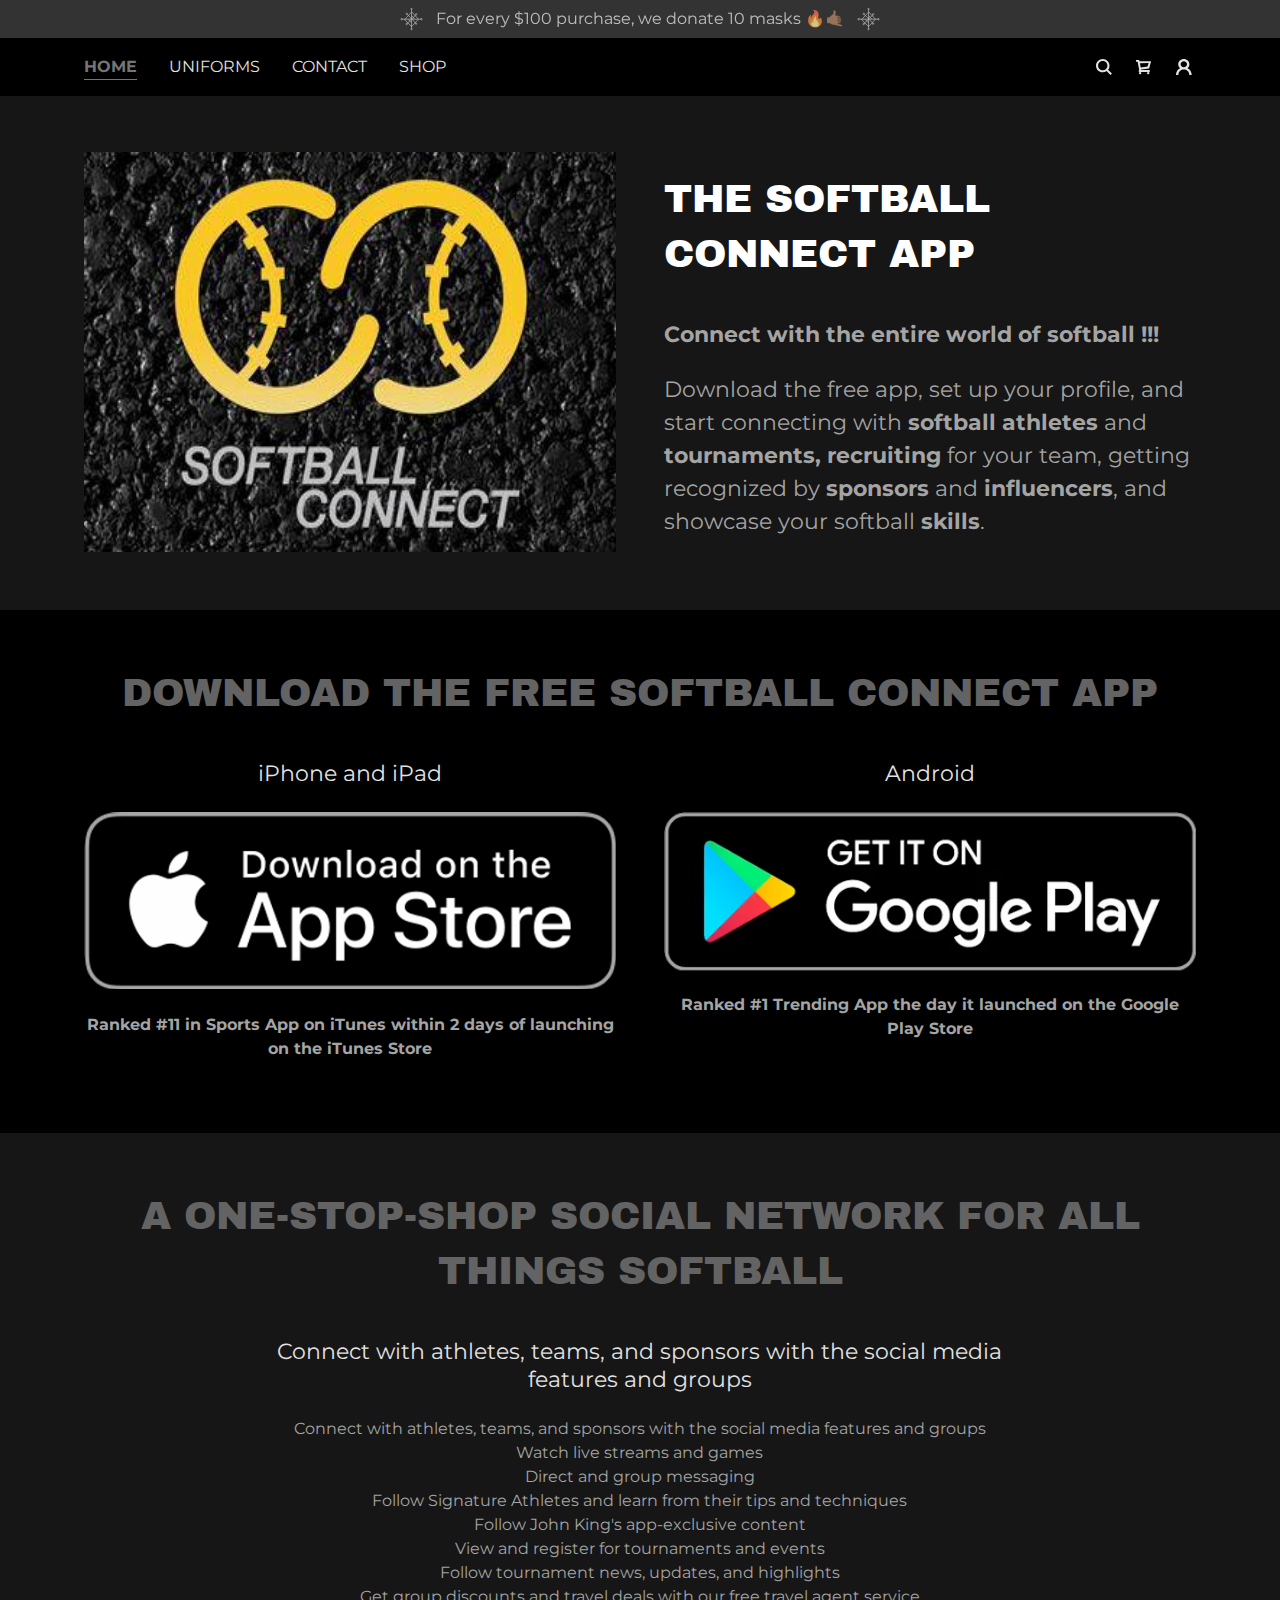
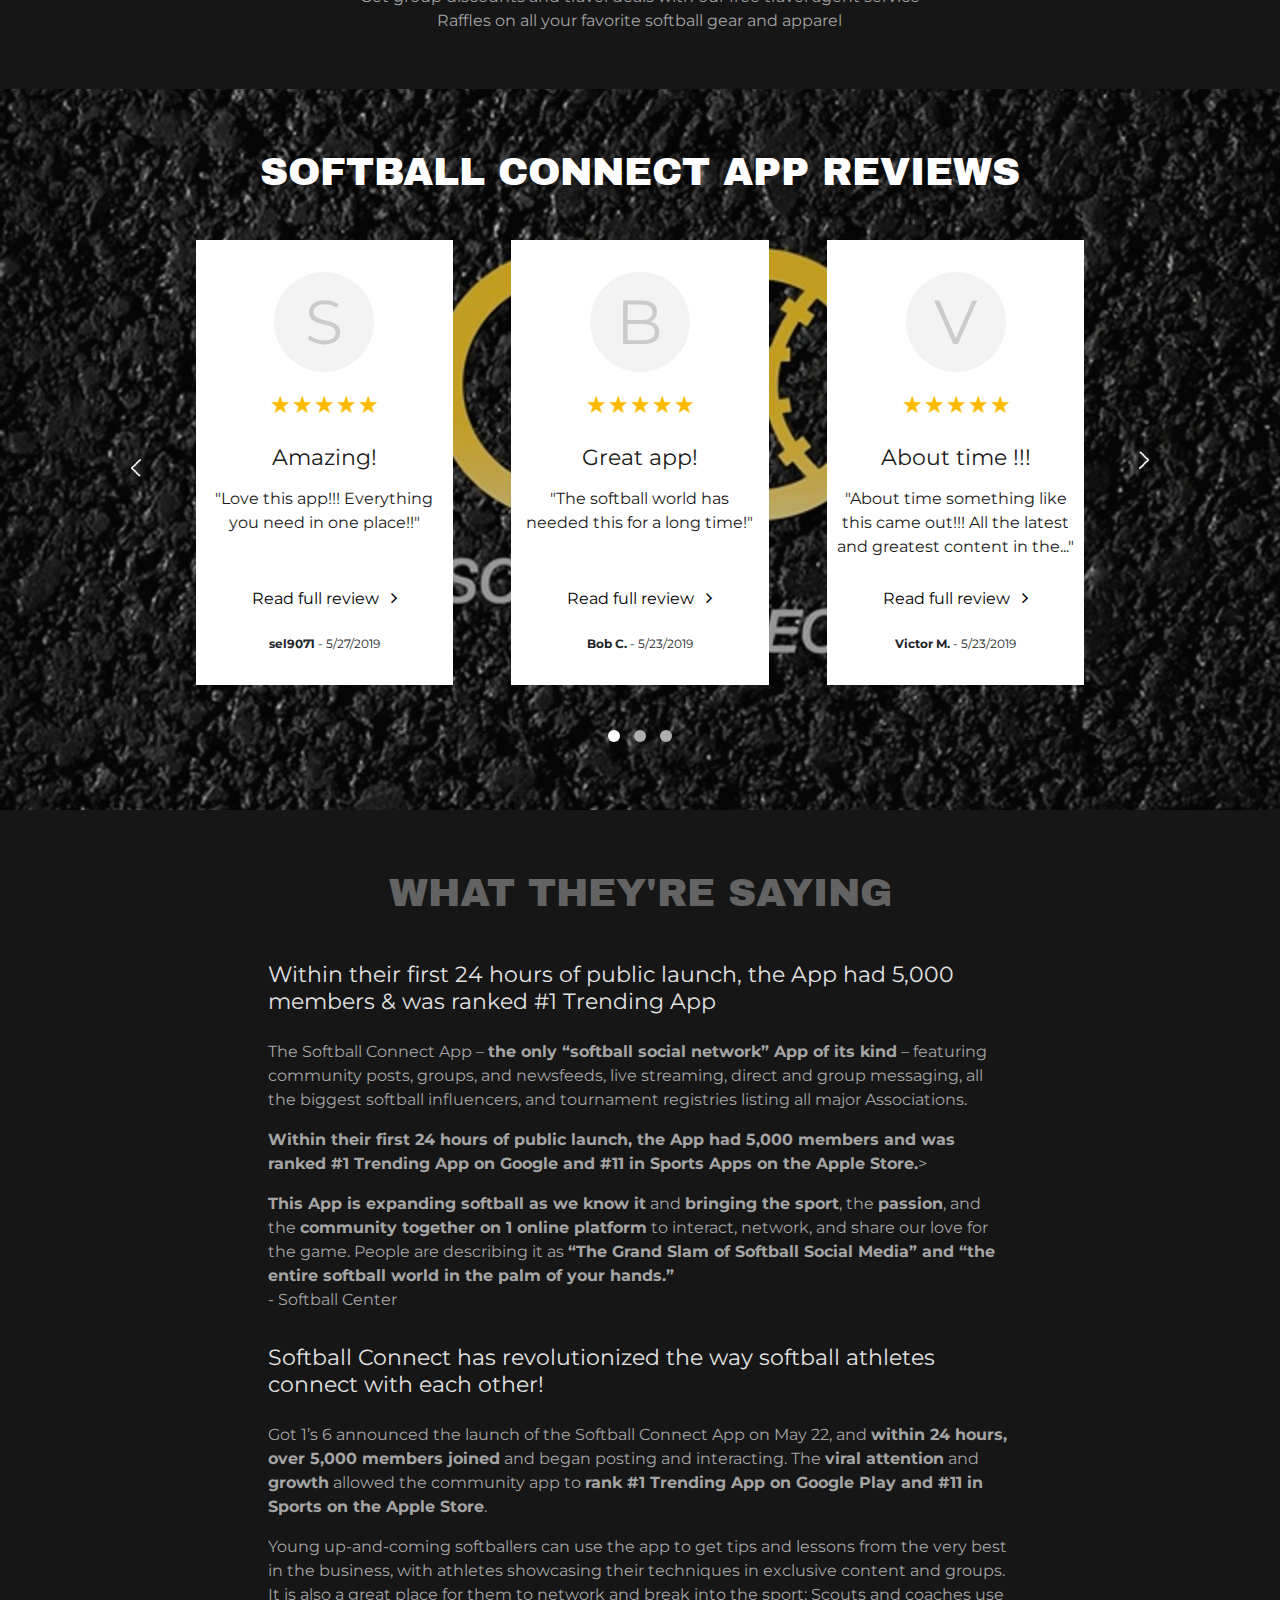
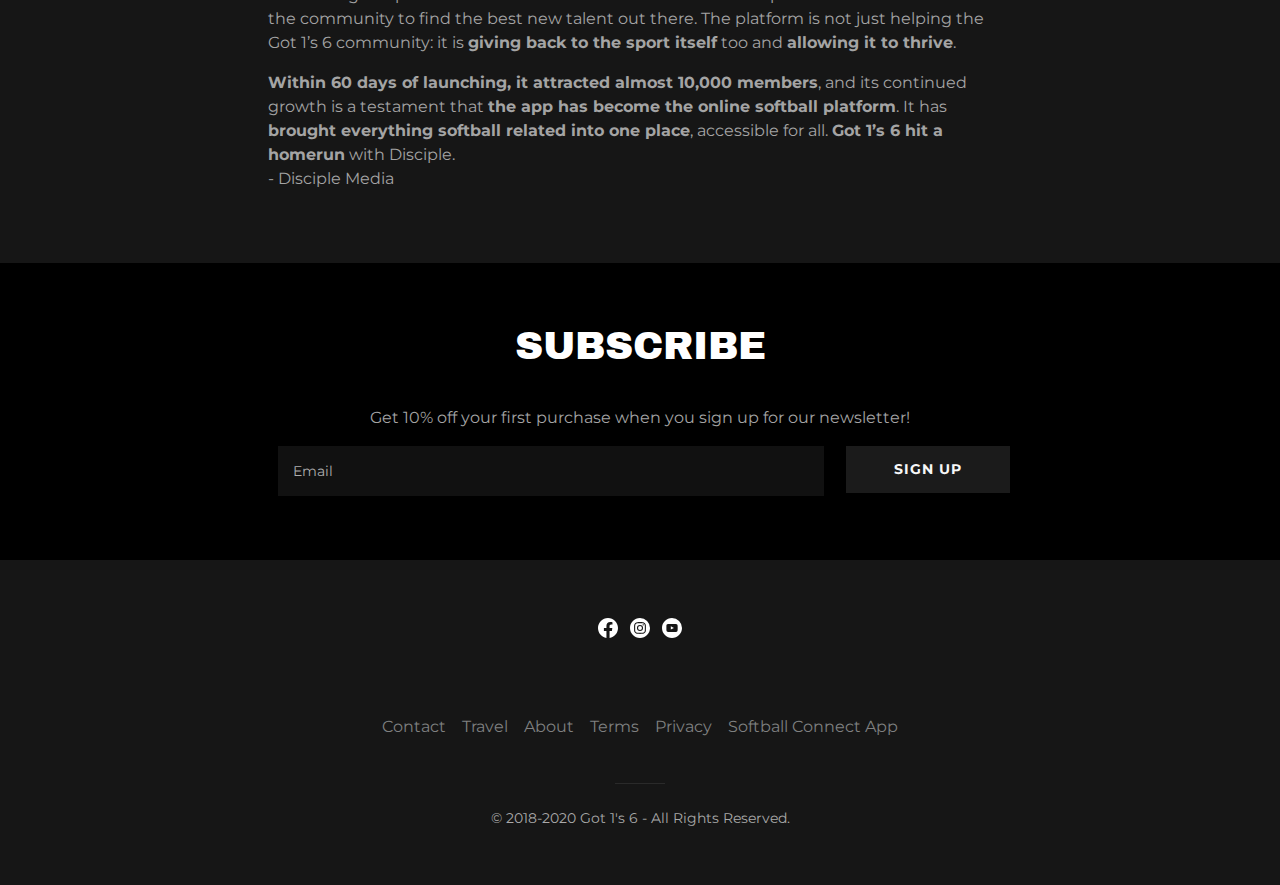
<file: softball-connect-app.html>
<!DOCTYPE html>
<html lang="en">

<head>
    <meta charset="UTF-8">
    <meta name="viewport" content="width=device-width, initial-scale=1.0">
    <meta http-equiv="X-UA-Compatible" content="ie=edge">
    <link rel="stylesheet" href="./css/bootstrap.min.css">
    <link rel="stylesheet" href="css/font-awesome.min.css">
    <link rel="stylesheet" href="./css/owl.carousel.min.css">
    <link rel="stylesheet" href="./css/owl.theme.default.css">
    <!-- <link rel="stylesheet" href="./css/docs.theme.min.css"> -->
    
    <link rel="stylesheet" href="./css/style.css">
    <link rel="stylesheet" href="./css/style_responsive.css">
    <title>got1s6</title>
</head>

<body>
    <header id="myHeader">
        <a href="javascript:" class="header-top">
            <svg data-ux="SVG" viewBox=" 0 0 35 35" dataaids="SEASONAL_WINTER_LEFT_ICON_RENDERED"
                class="x-el x-el-svg c1-1 c1-2 c1-18 c1-19 c1-1a c1-1b c1-b c1-c c1-d c1-1c c1-1d c1-1e c1-1f c1-e c1-f c1-g x-d-ux">
                <g stroke="currentColor" fill="none" fill-rule="evenodd">
                    <path
                        d="M16.724 10.726l4.651 5.349M12.03 16.408L16.8 21.8M16.8 1.8v28M30.8 16.3h-28M15.8 1.3a1 1 0 1 1 1.999 0 1 1 0 0 1-2 0zM30.3 16.3a1 1 0 1 1 1.999 0 1 1 0 0 1-2 0zM1.3 16.3a1 1 0 1 1 1.999 0 1 1 0 0 1-2 0zM15.8 30.8a1 1 0 1 1 1.999 0 1 1 0 0 1-2 0zM23.05 10.05l-12.5 12.5M22.6 9.3a1 1 0 1 1 1.999-.002A1 1 0 0 1 22.6 9.3zM8.8 23.3a1 1 0 1 1 1.999 0 1 1 0 0 1-2 0zM16.99 5.545l10.02 10.961M17 27.3l-10.7-11M27.01 16.131l-10.02 10.96M6.59 17.091l10.02-10.96M22.925 22.086L10.688 9.328M22.459 22.826a1 1 0 1 0 2 .043 1 1 0 0 0-2-.043zM8.953 8.542a1.001 1.001 0 1 0 2.002.04 1.001 1.001 0 0 0-2.002-.04z">
                    </path>
                </g>
            </svg>
            <span>For every $100 purchase, we donate 10 masks 🔥🤙🏾</span>
            <svg data-ux="SVG" viewBox=" 0 0 35 35" dataaids="SEASONAL_WINTER_LEFT_ICON_RENDERED"
                class="x-el x-el-svg c1-1 c1-2 c1-18 c1-19 c1-1a c1-1b c1-b c1-c c1-d c1-1c c1-1d c1-1e c1-1f c1-e c1-f c1-g x-d-ux">
                <g stroke="currentColor" fill="none" fill-rule="evenodd">
                    <path
                        d="M16.724 10.726l4.651 5.349M12.03 16.408L16.8 21.8M16.8 1.8v28M30.8 16.3h-28M15.8 1.3a1 1 0 1 1 1.999 0 1 1 0 0 1-2 0zM30.3 16.3a1 1 0 1 1 1.999 0 1 1 0 0 1-2 0zM1.3 16.3a1 1 0 1 1 1.999 0 1 1 0 0 1-2 0zM15.8 30.8a1 1 0 1 1 1.999 0 1 1 0 0 1-2 0zM23.05 10.05l-12.5 12.5M22.6 9.3a1 1 0 1 1 1.999-.002A1 1 0 0 1 22.6 9.3zM8.8 23.3a1 1 0 1 1 1.999 0 1 1 0 0 1-2 0zM16.99 5.545l10.02 10.961M17 27.3l-10.7-11M27.01 16.131l-10.02 10.96M6.59 17.091l10.02-10.96M22.925 22.086L10.688 9.328M22.459 22.826a1 1 0 1 0 2 .043 1 1 0 0 0-2-.043zM8.953 8.542a1.001 1.001 0 1 0 2.002.04 1.001 1.001 0 0 0-2.002-.04z">
                    </path>
                </g>
            </svg>
        </a>
        <nav class="navbar navbar-expand-lg navbar-light">
            <div class="container">
                <button class="navbar-toggler" type="button">
                    <svg viewBox="0 0 24 24" fill="currentColor" width="24px" height="24px" data-ux="IconHamburger"
                        class="x-el x-el-svg c2-1 c2-2 c2-s c2-t c2-u c2-3 c2-4 c2-5 c2-6 c2-7 c2-8 x-d-ux">
                        <g>
                            <path fill-rule="evenodd" d="M4 8h16V6H4z"></path>
                            <path fill-rule="evenodd" d="M4 13.096h16v-2.001H4z"></path>
                            <path fill-rule="evenodd" d="M4 18.346h16v-2H4z"></path>
                        </g>
                    </svg>
                </button>
                <a href="javascript:" class="shop-menu-btn">
                    <svg viewBox="0 0 24 24" fill="currentColor" width="24px" height="24px" typography="NavAlpha"
                        data-ux="UtilitiesMenuIcon" data-aid="CART_ICON_RENDER"
                        class="x-el x-el-svg c2-1 c2-1b c2-m c2-t c2-1c c2-1d c2-3 c2-4 c2-1i c2-1j c2-1k c2-5 c2-6 c2-7 c2-8 x-d-ux x-d-aid">
                        <path fill-rule="evenodd"
                            d="M16.235 17.034c.634 0 1.16.527 1.16 1.164 0 .636-.526 1.164-1.16 1.164-.633 0-1.16-.528-1.16-1.164a1.17 1.17 0 0 1 1.16-1.164zm-8.118 0c.634 0 1.16.527 1.16 1.164 0 .636-.526 1.164-1.16 1.164-.634 0-1.16-.528-1.16-1.164a1.17 1.17 0 0 1 1.16-1.164zm.632-4.492l6.818-.964 1.019-3.5-8.709.081.872 4.383zm.263 2.05l-.024.47h8.727l.028 1.972H7.537a.915.915 0 0 1-.913-.916c0-.218.113-.513.404-1.051l.12-.263L5.63 6.83H4V5h3.178l.289 1.164h11.668l-1.987 7.217-8.136 1.21z">
                        </path>
                    </svg>
                </a>


                <div class="navbar-collapse" id="navbarSupportedContent">
                    <svg class="closeMenu" viewBox="0 0 24 24" fill="currentColor" width="24px" height="24px"
                        data-ux="CloseIcon" data-edit-interactive="true" data-close="true"
                        class="x-el x-el-svg c1-1 c1-2 c1-4u c1-2x c1-3p c1-v c1-3y c1-3z c1-3g c1-74 c1-75 c1-76 c1-b c1-77 c1-78 c1-79 c1-7a c1-7b x-d-ux x-d-edit-interactive x-d-close">
                        <path fill-rule="evenodd"
                            d="M17.999 4l-6.293 6.293L5.413 4 4 5.414l6.292 6.293L4 18l1.413 1.414 6.293-6.292 6.293 6.292L19.414 18l-6.294-6.293 6.294-6.293z">
                        </path>
                    </svg>
                    <ul class="navbar-nav mr-auto">
                        <li class="nav-item active">
                            <a class="nav-link" href="index.html">Home</a>
                        </li>
                        <li class="nav-item">
                            <a class="nav-link" href="uniforms.html">Uniforms</a>
                        </li>
                        <li class="nav-item">
                            <a class="nav-link" href="contact.html">Contact</a>
                        </li>
                        <li class="nav-item">
                            <a class="nav-link" href="shop.html">Shop</a>
                        </li>
                        <li class="m-display">
                            <svg class="menu-search-icon" viewBox="0 0 24 24" fill="currentColor" width="24px"
                                height="24px" data-ux="IconSearch" data-aid="SEARCH_ICON_RENDERED_OPEN"
                                class="x-el x-el-svg c2-1 c2-2 c2-s c2-t c2-1c c2-1e c2-f c2-13 c2-1f c2-3 c2-3u c2-3v c2-3w c2-3x c2-3y c2-3z x-d-ux x-d-aid">
                                <path fill-rule="evenodd"
                                    d="M16.083 14.688l3.833 3.764-1.481 1.455-3.878-3.807a6.746 6.746 0 0 1-3.808 1.167C7.028 17.267 4 14.29 4 10.633 4 6.976 7.028 4 10.75 4c3.72 0 6.748 2.976 6.748 6.633 0 1.467-.5 2.894-1.415 4.055zm-.673-4.055c0-2.52-2.09-4.569-4.66-4.569-2.57 0-4.66 2.05-4.66 4.57 0 2.519 2.09 4.569 4.66 4.569 2.57 0 4.66-2.05 4.66-4.57z">
                                </path>
                            </svg>
                            <input type="text" class="menu-search" placeholder="Search Products">
                        </li>
                        <li class="nav-item m-display">
                            <a class="nav-link account-text" href="#">Account</a>
                        </li>
                        <li class="nav-item m-display">
                            <a class="nav-link" href="#">Sign In</a>
                        </li>
                        <li class="nav-item m-display">
                            <a class="nav-link" href="#">Orders</a>
                        </li>
                        <li class="nav-item m-display">
                            <a class="nav-link" href="#">My Account</a>
                        </li>
                    </ul>
                    <ul class="ml-auto right-menu">
                        <div class="search-box">
                            <a href="javascript:" class="search-btn">
                                <svg viewBox="0 0 24 24" fill="currentColor" width="24px" height="24px"
                                    data-ux="SearchPopoutIconSearch" data-aid="SEARCH_ICON_RENDERED_OPEN"
                                    class="x-el x-el-svg c2-1 c2-2 c2-m c2-t c2-1a c2-1c c2-6e c2-68 c2-1e c2-f c2-13 c2-1f c2-1g c2-1h c2-3 c2-3u c2-3v c2-3w c2-3x c2-3y c2-3z c2-1l c2-67 x-d-ux x-d-aid">
                                    <path fill-rule="evenodd"
                                        d="M16.083 14.688l3.833 3.764-1.481 1.455-3.878-3.807a6.746 6.746 0 0 1-3.808 1.167C7.028 17.267 4 14.29 4 10.633 4 6.976 7.028 4 10.75 4c3.72 0 6.748 2.976 6.748 6.633 0 1.467-.5 2.894-1.415 4.055zm-.673-4.055c0-2.52-2.09-4.569-4.66-4.569-2.57 0-4.66 2.05-4.66 4.57 0 2.519 2.09 4.569 4.66 4.569 2.57 0 4.66-2.05 4.66-4.57z">
                                    </path>
                                </svg>
                            </a>
                            <input type="text" placeholder="Search Products">
                            <svg class="searchClose" viewBox="0 0 24 24" fill="currentColor" width="24px" height="24px"
                                data-ux="CloseIcon" data-aid="SEARCH_CLOSE_RENDERED"
                                class="x-el x-el-svg c2-1 c2-2 c2-4c c2-2l c2-1c c2-f c2-1o c2-1p c2-4 c2-1q c2-1r c2-1s c2-1t c2-1u c2-1v c2-3 c2-6l c2-5 c2-6 c2-7 c2-8 x-d-ux x-d-aid">
                                <path fill-rule="evenodd"
                                    d="M17.999 4l-6.293 6.293L5.413 4 4 5.414l6.292 6.293L4 18l1.413 1.414 6.293-6.292 6.293 6.292L19.414 18l-6.294-6.293 6.294-6.293z">
                                </path>
                            </svg>
                        </div>
                        <li>
                            <svg class="searchOpen" viewBox="0 0 24 24" fill="currentColor" width="24px" height="24px"
                                typography="NavAlpha" data-ux="UtilitiesMenuIcon" data-aid="SEARCH_ICON_RENDERED"
                                class="x-el x-el-svg c2-1 c2-1b c2-m c2-t c2-1a c2-1c c2-1d c2-1e c2-f c2-13 c2-1f c2-1g c2-1h c2-3 c2-1i c2-1j c2-1k c2-1l c2-1m x-d-ux x-d-aid">
                                <path fill-rule="evenodd"
                                    d="M16.083 14.688l3.833 3.764-1.481 1.455-3.878-3.807a6.746 6.746 0 0 1-3.808 1.167C7.028 17.267 4 14.29 4 10.633 4 6.976 7.028 4 10.75 4c3.72 0 6.748 2.976 6.748 6.633 0 1.467-.5 2.894-1.415 4.055zm-.673-4.055c0-2.52-2.09-4.569-4.66-4.569-2.57 0-4.66 2.05-4.66 4.57 0 2.519 2.09 4.569 4.66 4.569 2.57 0 4.66-2.05 4.66-4.57z">
                                </path>
                            </svg>
                        </li>
                        <li>
                            <a href="javascript:">
                                <svg viewBox="0 0 24 24" fill="currentColor" width="24px" height="24px"
                                    typography="NavAlpha" data-ux="UtilitiesMenuIcon" data-aid="CART_ICON_RENDER"
                                    class="x-el x-el-svg c2-1 c2-1b c2-m c2-t c2-1c c2-1d c2-3 c2-4 c2-1i c2-1j c2-1k c2-5 c2-6 c2-7 c2-8 x-d-ux x-d-aid">
                                    <path fill-rule="evenodd"
                                        d="M16.235 17.034c.634 0 1.16.527 1.16 1.164 0 .636-.526 1.164-1.16 1.164-.633 0-1.16-.528-1.16-1.164a1.17 1.17 0 0 1 1.16-1.164zm-8.118 0c.634 0 1.16.527 1.16 1.164 0 .636-.526 1.164-1.16 1.164-.634 0-1.16-.528-1.16-1.164a1.17 1.17 0 0 1 1.16-1.164zm.632-4.492l6.818-.964 1.019-3.5-8.709.081.872 4.383zm.263 2.05l-.024.47h8.727l.028 1.972H7.537a.915.915 0 0 1-.913-.916c0-.218.113-.513.404-1.051l.12-.263L5.63 6.83H4V5h3.178l.289 1.164h11.668l-1.987 7.217-8.136 1.21z">
                                    </path>
                                </svg>
                            </a>
                        </li>
                        <li class="nav-item dropdown">
                            <a class="nav-link dropdown-toggle" href="#" id="navbarDropdown" role="button"
                                data-toggle="dropdown" aria-haspopup="true" aria-expanded="false">
                                <svg viewBox="0 0 24 24" fill="currentColor" width="24px" height="24px"
                                    typography="NavAlpha" data-ux="UtilitiesMenuIcon"
                                    class="x-el x-el-svg c2-1 c2-1b c2-s c2-t c2-1x c2-1y c2-1c c2-1d c2-11 c2-3 c2-4 c2-1i c2-1j c2-1k c2-5 c2-6 c2-7 c2-8 x-d-ux">
                                    <path fill-rule="evenodd"
                                        d="M19.62 19.29l.026.71h-2.421l-.028-.658c-.119-2.71-2.48-4.833-5.374-4.833-2.894 0-5.254 2.123-5.373 4.833L6.421 20H4l.027-.71c.098-2.56 1.658-4.896 4.04-6.135-1.169-.99-1.848-2.402-1.848-3.9C6.219 6.357 8.733 4 11.823 4c3.09 0 5.605 2.357 5.605 5.255 0 1.497-.68 2.909-1.85 3.9 2.383 1.239 3.944 3.574 4.041 6.135zM11.822 6.273c-1.754 0-3.18 1.338-3.18 2.982 0 1.645 1.426 2.982 3.18 2.982 1.754 0 3.18-1.337 3.18-2.982 0-1.644-1.426-2.982-3.18-2.982z">
                                    </path>
                                </svg>
                            </a>
                            <div class="dropdown-menu" aria-labelledby="navbarDropdown">
                                <a class="dropdown-item" href="#">Sign In</a>
                                <a class="dropdown-item" href="#">Create Account</a>
                                <div class="dropdown-divider"></div>
                                <a class="dropdown-item" href="#">Orders</a>
                                <a class="dropdown-item" href="#">My Account</a>
                            </div>
                        </li>
                    </ul>
                </div>
            </div>
        </nav>
    </header>

    <section class="common-padding gray-section padding-36">
        <div class="container mob-center">
            <div class="row art-box">
                <div class="col-lg-6 col-padding">
                    <img src="./images/softball-top-img.jpg" class="img-fluid min-h-400" alt="">
                </div>
                <div class="col-lg-6 col-padding mt-20">
                    <h2 class="section-title text-white">THE SOFTBALL CONNECT APP</h2>
                    <p class="color-a4a4a4 title-medium font-700 mb-24">Connect with the entire world of softball !!!
                    </p>
                    <p class="color-a4a4a4 title-medium line-height-15">Download the free app, set up your profile, and
                        start connecting with <strong>softball athletes</strong> and <strong>tournaments,
                            recruiting</strong> for your team, getting recognized by <strong>sponsors</strong> and
                        <strong>influencers</strong>, and showcase your softball <strong>skills</strong>.</p>
                </div>
            </div>
        </div>
    </section>
    <section class="common-padding black-section text-center get-question padding-36">
        <div class="container">
            <h2 class="section-title text-center">DOWNLOAD THE FREE SOFTBALL CONNECT APP</h2>
            <div class="row art-box align-items-center">
                <div class="col-lg-6 col-md-6 col-padding">
                    <p class="title-medium m-center mb-24">iPhone and iPad</p>
                    <img src="./images/app-store.png" class="img-fluid mb-24" alt="">
                    <p class="color-a4a4a4"><strong>Ranked #11 in Sports App on iTunes within 2 days of launching on the
                            iTunes Store</strong></p>
                </div>
                <div class="col-lg-6 col-md-6 col-padding android-txt">
                    <p class="title-medium m-center mb-24">Android</p>
                    <img src="./images/google-play.png" class="img-fluid mb-24" alt="">
                    <p class="color-a4a4a4 c-top"><strong>Ranked #1 Trending App the day it launched on the Google Play
                            Store</strong></p>
                </div>
            </div>
        </div>
    </section>
    <section class="common-padding gray-section padding-36">
        <div class="container">
            <h2 class="section-title text-center">A ONE-STOP-SHOP SOCIAL NETWORK FOR ALL THINGS SOFTBALL</h2>
            <div class="row justify-content-center text-center">
                <div class="col-md-10 col-lg-8">
                    <p class="title-medium m-center mb-24">Connect with athletes, teams, and sponsors with the social
                        media features and groups</p>
                    <p class="mb-0 txtgrey">Connect with athletes, teams, and sponsors with the social media features
                        and groups</p>
                    <p class="mb-0 txtgrey">Watch live streams and games</p>
                    <p class="mb-0 txtgrey">Direct and group messaging</p>
                    <p class="mb-0 txtgrey">Follow Signature Athletes and learn from their tips and techniques</p>
                    <p class="mb-0 txtgrey">Follow John King's app-exclusive content</p>
                    <p class="mb-0 txtgrey">View and register for tournaments and events</p>
                    <p class="mb-0 txtgrey">Follow tournament news, updates, and highlights</p>
                    <p class="mb-0 txtgrey">Get group discounts and travel deals with our free travel agent service</p>
                    <p class="mb-0 txtgrey">Raffles on all your favorite softball gear and apparel</p>
                </div>
            </div>
    </section>
    <section class="common-padding black-section padding-36 softball-connect-bg">
        <div class="container">
            <h2 class="section-title text-white text-center">SOFTBALL CONNECT APP REVIEWS</h2>

            <div class="row justify-content-center softball-prev-next lg-view">
                <div class="col-lg-10">
                    <div class="owl-carousel owl-theme">
                        <div class="item">
                            <div class="whitebox">
                                <div class="round-txt">
                                    <span class="font-62">S</span>
                                </div>
                                <ul class="rating-li">
                                    <li><a href="#"><img src="./images/star.png" class="img-fluid"></a></li>
                                    <li><a href="#"><img src="./images/star.png" class="img-fluid"></a></li>
                                    <li><a href="#"><img src="./images/star.png" class="img-fluid"></a></li>
                                    <li><a href="#"><img src="./images/star.png" class="img-fluid"></a></li>
                                    <li><a href="#"><img src="./images/star.png" class="img-fluid"></a></li>
                                </ul>
                                <div class="white-box-txt">
                                    <h2 class="title-medium m-center text-center mb-35">Amazing!</h2>
                                    <p class="color-a4a4a4">"Love this app!!! Everything
                                        you need in one place!!"</p>
                                    <a href="#" class="color-a4a4a4">Read full review &nbsp;&nbsp;<i
                                            class="fa fa-angle-right" aria-hidden="true"></i></a>

                                </div>
                                <p class="font-12 text-center mb-0"><strong>sel9071</strong> - 5/27/2019</p>
                            </div>
                        </div>
                        <div class="item">
                            <div class="whitebox">
                                <div class="round-txt">
                                    <span class="font-62">B</span>
                                </div>
                                <ul class="rating-li">
                                    <li><a href="#"><img src="./images/star.png" class="img-fluid"></a></li>
                                    <li><a href="#"><img src="./images/star.png" class="img-fluid"></a></li>
                                    <li><a href="#"><img src="./images/star.png" class="img-fluid"></a></li>
                                    <li><a href="#"><img src="./images/star.png" class="img-fluid"></a></li>
                                    <li><a href="#"><img src="./images/star.png" class="img-fluid"></a></li>
                                </ul>
                                <div class="white-box-txt">
                                    <h2 class="title-medium m-center text-center mb-35">Great app!</h2>
                                    <p class="color-a4a4a4">"The softball world has
                                        needed this for a long time!"</p>
                                    <a href="#" class="color-a4a4a4">Read full review &nbsp;&nbsp;<i
                                            class="fa fa-angle-right" aria-hidden="true"></i></a>

                                </div>
                                <p class="font-12 text-center mb-0"><strong>Bob C.</strong> - 5/23/2019</p>
                            </div>
                        </div>
                        <div class="item">
                            <div class="whitebox">
                                <div class="round-txt">
                                    <span class="font-62">V</span>
                                </div>
                                <ul class="rating-li">
                                    <li><a href="#"><img src="./images/star.png" class="img-fluid"></a></li>
                                    <li><a href="#"><img src="./images/star.png" class="img-fluid"></a></li>
                                    <li><a href="#"><img src="./images/star.png" class="img-fluid"></a></li>
                                    <li><a href="#"><img src="./images/star.png" class="img-fluid"></a></li>
                                    <li><a href="#"><img src="./images/star.png" class="img-fluid"></a></li>
                                </ul>
                                <div class="white-box-txt">
                                    <h2 class="title-medium m-center text-center mb-35">About time !!!</h2>
                                    <p class="color-a4a4a4">"About time something like
                                        this came out!!! All the latest
                                        and greatest content in the..."</p>
                                    <a href="#" class="color-a4a4a4">Read full review &nbsp;&nbsp;<i
                                            class="fa fa-angle-right" aria-hidden="true"></i></a>

                                </div>
                                <p class="font-12 text-center mb-0"><strong>Victor M.</strong> - 5/23/2019</p>
                            </div>
                        </div>
                        <div class="item">
                            <div class="whitebox">
                                <div class="round-txt">
                                    <span class="font-62">M</span>
                                </div>
                                <ul class="rating-li">
                                    <li><a href="#"><img src="./images/star.png" class="img-fluid"></a></li>
                                    <li><a href="#"><img src="./images/star.png" class="img-fluid"></a></li>
                                    <li><a href="#"><img src="./images/star.png" class="img-fluid"></a></li>
                                    <li><a href="#"><img src="./images/star.png" class="img-fluid"></a></li>
                                    <li><a href="#"><img src="./images/star.png" class="img-fluid"></a></li>
                                </ul>
                                <div class="white-box-txt">
                                    <h2 class="title-medium m-center text-center mb-35">Love this app</h2>
                                    <p class="color-a4a4a4 mb-45">"This app is everything
                                        people should want in a slow
                                        pitch softball app! Got1s6 an..."</p>
                                    <a href="#" class="color-a4a4a4">Read full review &nbsp;&nbsp;<i
                                            class="fa fa-angle-right" aria-hidden="true"></i></a>

                                </div>
                                <p class="font-12 text-center mb-0"><strong>Macmiller660</strong> - 5/23/2019</p>
                            </div>
                        </div>
                        <div class="item">
                            <div class="whitebox">
                                <div class="round-txt">
                                    <span class="font-62">S</span>
                                </div>
                                <ul class="rating-li">
                                    <li><a href="#"><img src="./images/star.png" class="img-fluid"></a></li>
                                    <li><a href="#"><img src="./images/star.png" class="img-fluid"></a></li>
                                    <li><a href="#"><img src="./images/star.png" class="img-fluid"></a></li>
                                    <li><a href="#"><img src="./images/star.png" class="img-fluid"></a></li>
                                    <li><a href="#"><img src="./images/star.png" class="img-fluid"></a></li>
                                </ul>
                                <div class="white-box-txt">
                                    <h2 class="title-medium m-center text-center mb-35">A MUST HAVE</h2>
                                    <p class="color-a4a4a4">"This is an AWESOME APP
                                        that connects you to the
                                        softball world."</p>
                                    <a href="#" class="color-a4a4a4">Read full review &nbsp;&nbsp;<i
                                            class="fa fa-angle-right" aria-hidden="true"></i></a>

                                </div>
                                <p class="font-12 text-center mb-0"><strong>Sha12578</strong> - 5/22/2019</p>
                            </div>
                        </div>
                        <div class="item">
                            <div class="whitebox">
                                <div class="round-txt">
                                    <span class="font-62">C</span>
                                </div>
                                <ul class="rating-li">
                                    <li><a href="#"><img src="./images/star.png" class="img-fluid"></a></li>
                                    <li><a href="#"><img src="./images/star.png" class="img-fluid"></a></li>
                                    <li><a href="#"><img src="./images/star.png" class="img-fluid"></a></li>
                                    <li><a href="#"><img src="./images/star.png" class="img-fluid"></a></li>
                                    <li><a href="#"><img src="./images/star.png" class="img-fluid"></a></li>
                                </ul>
                                <div class="white-box-txt">
                                    <h2 class="title-medium m-center text-center mb-35">Wow</h2>
                                    <p class="color-a4a4a4">"What else can I say about
                                        this app. Softball network in
                                        the palm of your hands. Kee..."</p>
                                    <a href="#" class="color-a4a4a4">Read full review &nbsp;&nbsp;<i
                                            class="fa fa-angle-right" aria-hidden="true"></i></a>

                                </div>
                                <p class="font-12 text-center mb-0"><strong>Celia</strong> - 6/17/2019</p>
                            </div>
                        </div>
                        <div class="item">
                            <div class="whitebox">
                                <div class="round-txt">
                                    <span class="font-62">S</span>
                                </div>
                                <ul class="rating-li">
                                    <li><a href="#"><img src="./images/star.png" class="img-fluid"></a></li>
                                    <li><a href="#"><img src="./images/star.png" class="img-fluid"></a></li>
                                    <li><a href="#"><img src="./images/star.png" class="img-fluid"></a></li>
                                    <li><a href="#"><img src="./images/star.png" class="img-fluid"></a></li>
                                    <li><a href="#"><img src="./images/star.png" class="img-fluid"></a></li>
                                </ul>
                                <div class="white-box-txt">
                                    <h2 class="title-medium m-center text-center mb-35">Amazing!</h2>
                                    <p class="color-a4a4a4">"Love this app!!! Everything
                                        you need in one place!!"</p>
                                    <a href="#" class="color-a4a4a4">Read full review &nbsp;&nbsp;<i
                                            class="fa fa-angle-right" aria-hidden="true"></i></a>

                                </div>
                                <p class="font-12 text-center mb-0"><strong>sel9071</strong> - 5/27/2019</p>
                            </div>
                        </div>
                        <div class="item">
                            <div class="whitebox">
                                <div class="round-txt">
                                    <span class="font-62">B</span>
                                </div>
                                <ul class="rating-li">
                                    <li><a href="#"><img src="./images/star.png" class="img-fluid"></a></li>
                                    <li><a href="#"><img src="./images/star.png" class="img-fluid"></a></li>
                                    <li><a href="#"><img src="./images/star.png" class="img-fluid"></a></li>
                                    <li><a href="#"><img src="./images/star.png" class="img-fluid"></a></li>
                                    <li><a href="#"><img src="./images/star.png" class="img-fluid"></a></li>
                                </ul>
                                <div class="white-box-txt">
                                    <h2 class="title-medium m-center text-center mb-35">Great app!</h2>
                                    <p class="color-a4a4a4">"The softball world has
                                        needed this for a long time!"</p>
                                    <a href="#" class="color-a4a4a4">Read full review &nbsp;&nbsp;<i
                                            class="fa fa-angle-right" aria-hidden="true"></i></a>

                                </div>
                                <p class="font-12 text-center mb-0"><strong>Bob C.</strong> - 5/23/2019</p>
                            </div>
                        </div>
                        <div class="item">
                            <div class="whitebox">
                                <div class="round-txt">
                                    <span class="font-62">V</span>
                                </div>
                                <ul class="rating-li">
                                    <li><a href="#"><img src="./images/star.png" class="img-fluid"></a></li>
                                    <li><a href="#"><img src="./images/star.png" class="img-fluid"></a></li>
                                    <li><a href="#"><img src="./images/star.png" class="img-fluid"></a></li>
                                    <li><a href="#"><img src="./images/star.png" class="img-fluid"></a></li>
                                    <li><a href="#"><img src="./images/star.png" class="img-fluid"></a></li>
                                </ul>
                                <div class="white-box-txt">
                                    <h2 class="title-medium m-center text-center mb-35">About time !!!</h2>
                                    <p class="color-a4a4a4">"About time something like
                                        this came out!!! All the latest
                                        and greatest content in the..."</p>
                                    <a href="#" class="color-a4a4a4">Read full review &nbsp;&nbsp;<i
                                            class="fa fa-angle-right" aria-hidden="true"></i></a>

                                </div>
                                <p class="font-12 text-center mb-0"><strong>Victor M.</strong> - 5/23/2019</p>
                            </div>
                        </div>
                    </div>
                </div>
            </div>
        </div>
        <div class="main-content mob-owl-view">
            <div class="owl-carousel owl-theme">
                <div class="item">
                    <div class="whitebox">
                        <div class="round-txt">
                            <span class="font-62">S</span>
                        </div>
                        <ul class="rating-li">
                            <li><a href="#"><img src="./images/star.png" class="img-fluid"></a></li>
                            <li><a href="#"><img src="./images/star.png" class="img-fluid"></a></li>
                            <li><a href="#"><img src="./images/star.png" class="img-fluid"></a></li>
                            <li><a href="#"><img src="./images/star.png" class="img-fluid"></a></li>
                            <li><a href="#"><img src="./images/star.png" class="img-fluid"></a></li>
                        </ul>
                        <div class="white-box-txt">
                            <h2 class="title-medium m-center text-center mb-35">Amazing!</h2>
                            <p class="color-a4a4a4">"Love this app!!! Everything
                                you need in one place!!"</p>
                            <a href="#" class="color-a4a4a4">Read full review &nbsp;&nbsp;<i
                                    class="fa fa-angle-right" aria-hidden="true"></i></a>

                        </div>
                        <p class="font-12 text-center mb-0"><strong>sel9071</strong> - 5/27/2019</p>
                    </div>
                </div>
                <div class="item">
                    <div class="whitebox">
                        <div class="round-txt">
                            <span class="font-62">B</span>
                        </div>
                        <ul class="rating-li">
                            <li><a href="#"><img src="./images/star.png" class="img-fluid"></a></li>
                            <li><a href="#"><img src="./images/star.png" class="img-fluid"></a></li>
                            <li><a href="#"><img src="./images/star.png" class="img-fluid"></a></li>
                            <li><a href="#"><img src="./images/star.png" class="img-fluid"></a></li>
                            <li><a href="#"><img src="./images/star.png" class="img-fluid"></a></li>
                        </ul>
                        <div class="white-box-txt">
                            <h2 class="title-medium m-center text-center mb-35">Great app!</h2>
                            <p class="color-a4a4a4">"The softball world has
                                needed this for a long time!"</p>
                            <a href="#" class="color-a4a4a4">Read full review &nbsp;&nbsp;<i
                                    class="fa fa-angle-right" aria-hidden="true"></i></a>

                        </div>
                        <p class="font-12 text-center mb-0"><strong>Bob C.</strong> - 5/23/2019</p>
                    </div>
                </div>
                <div class="item">
                    <div class="whitebox">
                        <div class="round-txt">
                            <span class="font-62">V</span>
                        </div>
                        <ul class="rating-li">
                            <li><a href="#"><img src="./images/star.png" class="img-fluid"></a></li>
                            <li><a href="#"><img src="./images/star.png" class="img-fluid"></a></li>
                            <li><a href="#"><img src="./images/star.png" class="img-fluid"></a></li>
                            <li><a href="#"><img src="./images/star.png" class="img-fluid"></a></li>
                            <li><a href="#"><img src="./images/star.png" class="img-fluid"></a></li>
                        </ul>
                        <div class="white-box-txt">
                            <h2 class="title-medium m-center text-center mb-35">About time !!!</h2>
                            <p class="color-a4a4a4">"About time something like
                                this came out!!! All the latest
                                and greatest content in the..."</p>
                            <a href="#" class="color-a4a4a4">Read full review &nbsp;&nbsp;<i
                                    class="fa fa-angle-right" aria-hidden="true"></i></a>

                        </div>
                        <p class="font-12 text-center mb-0"><strong>Victor M.</strong> - 5/23/2019</p>
                    </div>
                </div>
                <div class="item">
                    <div class="whitebox">
                        <div class="round-txt">
                            <span class="font-62">M</span>
                        </div>
                        <ul class="rating-li">
                            <li><a href="#"><img src="./images/star.png" class="img-fluid"></a></li>
                            <li><a href="#"><img src="./images/star.png" class="img-fluid"></a></li>
                            <li><a href="#"><img src="./images/star.png" class="img-fluid"></a></li>
                            <li><a href="#"><img src="./images/star.png" class="img-fluid"></a></li>
                            <li><a href="#"><img src="./images/star.png" class="img-fluid"></a></li>
                        </ul>
                        <div class="white-box-txt">
                            <h2 class="title-medium m-center text-center mb-35">Love this app</h2>
                            <p class="color-a4a4a4 mb-45">"This app is everything
                                people should want in a slow
                                pitch softball app! Got1s6 an..."</p>
                            <a href="#" class="color-a4a4a4">Read full review &nbsp;&nbsp;<i
                                    class="fa fa-angle-right" aria-hidden="true"></i></a>

                        </div>
                        <p class="font-12 text-center mb-0"><strong>Macmiller660</strong> - 5/23/2019</p>
                    </div>
                </div>
                <div class="item">
                    <div class="whitebox">
                        <div class="round-txt">
                            <span class="font-62">S</span>
                        </div>
                        <ul class="rating-li">
                            <li><a href="#"><img src="./images/star.png" class="img-fluid"></a></li>
                            <li><a href="#"><img src="./images/star.png" class="img-fluid"></a></li>
                            <li><a href="#"><img src="./images/star.png" class="img-fluid"></a></li>
                            <li><a href="#"><img src="./images/star.png" class="img-fluid"></a></li>
                            <li><a href="#"><img src="./images/star.png" class="img-fluid"></a></li>
                        </ul>
                        <div class="white-box-txt">
                            <h2 class="title-medium m-center text-center mb-35">A MUST HAVE</h2>
                            <p class="color-a4a4a4">"This is an AWESOME APP
                                that connects you to the
                                softball world."</p>
                            <a href="#" class="color-a4a4a4">Read full review &nbsp;&nbsp;<i
                                    class="fa fa-angle-right" aria-hidden="true"></i></a>

                        </div>
                        <p class="font-12 text-center mb-0"><strong>Sha12578</strong> - 5/22/2019</p>
                    </div>
                </div>
                <div class="item">
                    <div class="whitebox">
                        <div class="round-txt">
                            <span class="font-62">C</span>
                        </div>
                        <ul class="rating-li">
                            <li><a href="#"><img src="./images/star.png" class="img-fluid"></a></li>
                            <li><a href="#"><img src="./images/star.png" class="img-fluid"></a></li>
                            <li><a href="#"><img src="./images/star.png" class="img-fluid"></a></li>
                            <li><a href="#"><img src="./images/star.png" class="img-fluid"></a></li>
                            <li><a href="#"><img src="./images/star.png" class="img-fluid"></a></li>
                        </ul>
                        <div class="white-box-txt">
                            <h2 class="title-medium m-center text-center mb-35">Wow</h2>
                            <p class="color-a4a4a4">"What else can I say about
                                this app. Softball network in
                                the palm of your hands. Kee..."</p>
                            <a href="#" class="color-a4a4a4">Read full review &nbsp;&nbsp;<i
                                    class="fa fa-angle-right" aria-hidden="true"></i></a>

                        </div>
                        <p class="font-12 text-center mb-0"><strong>Celia</strong> - 6/17/2019</p>
                    </div>
                </div>
                <div class="item">
                    <div class="whitebox">
                        <div class="round-txt">
                            <span class="font-62">S</span>
                        </div>
                        <ul class="rating-li">
                            <li><a href="#"><img src="./images/star.png" class="img-fluid"></a></li>
                            <li><a href="#"><img src="./images/star.png" class="img-fluid"></a></li>
                            <li><a href="#"><img src="./images/star.png" class="img-fluid"></a></li>
                            <li><a href="#"><img src="./images/star.png" class="img-fluid"></a></li>
                            <li><a href="#"><img src="./images/star.png" class="img-fluid"></a></li>
                        </ul>
                        <div class="white-box-txt">
                            <h2 class="title-medium m-center text-center mb-35">Amazing!</h2>
                            <p class="color-a4a4a4">"Love this app!!! Everything
                                you need in one place!!"</p>
                            <a href="#" class="color-a4a4a4">Read full review &nbsp;&nbsp;<i
                                    class="fa fa-angle-right" aria-hidden="true"></i></a>

                        </div>
                        <p class="font-12 text-center mb-0"><strong>sel9071</strong> - 5/27/2019</p>
                    </div>
                </div>
                <div class="item">
                    <div class="whitebox">
                        <div class="round-txt">
                            <span class="font-62">B</span>
                        </div>
                        <ul class="rating-li">
                            <li><a href="#"><img src="./images/star.png" class="img-fluid"></a></li>
                            <li><a href="#"><img src="./images/star.png" class="img-fluid"></a></li>
                            <li><a href="#"><img src="./images/star.png" class="img-fluid"></a></li>
                            <li><a href="#"><img src="./images/star.png" class="img-fluid"></a></li>
                            <li><a href="#"><img src="./images/star.png" class="img-fluid"></a></li>
                        </ul>
                        <div class="white-box-txt">
                            <h2 class="title-medium m-center text-center mb-35">Great app!</h2>
                            <p class="color-a4a4a4">"The softball world has
                                needed this for a long time!"</p>
                            <a href="#" class="color-a4a4a4">Read full review &nbsp;&nbsp;<i
                                    class="fa fa-angle-right" aria-hidden="true"></i></a>

                        </div>
                        <p class="font-12 text-center mb-0"><strong>Bob C.</strong> - 5/23/2019</p>
                    </div>
                </div>
                <div class="item">
                    <div class="whitebox">
                        <div class="round-txt">
                            <span class="font-62">V</span>
                        </div>
                        <ul class="rating-li">
                            <li><a href="#"><img src="./images/star.png" class="img-fluid"></a></li>
                            <li><a href="#"><img src="./images/star.png" class="img-fluid"></a></li>
                            <li><a href="#"><img src="./images/star.png" class="img-fluid"></a></li>
                            <li><a href="#"><img src="./images/star.png" class="img-fluid"></a></li>
                            <li><a href="#"><img src="./images/star.png" class="img-fluid"></a></li>
                        </ul>
                        <div class="white-box-txt">
                            <h2 class="title-medium m-center text-center mb-35">About time !!!</h2>
                            <p class="color-a4a4a4">"About time something like
                                this came out!!! All the latest
                                and greatest content in the..."</p>
                            <a href="#" class="color-a4a4a4">Read full review &nbsp;&nbsp;<i
                                    class="fa fa-angle-right" aria-hidden="true"></i></a>

                        </div>
                        <p class="font-12 text-center mb-0"><strong>Victor M.</strong> - 5/23/2019</p>
                    </div>
                </div>
            </div>
            <div class="owl-theme">
                <div class="owl-controls">
                    <div class="custom-nav owl-nav"></div>
                </div>
            </div>
        </div>
        
    </section>

    <section class="common-padding gray-section padding-36">
        <div class="container">
            <h2 class="section-title text-center">WHAT THEY'RE SAYING</h2>
            <div class="row justify-content-center">
                <div class="col-md-10 col-lg-8">
                    <p class="title-medium m-center mb-24 color-#f7f7f7">Within their first 24 hours of public launch,
                        the App had
                        5,000 members & was ranked #1 Trending App</p>
                    <p class="color-a4a4a4">The Softball Connect App – <strong>the only “softball social network” App of
                            its
                            kind</strong> – featuring community posts, groups, and newsfeeds, live streaming, direct and
                        group messaging, all the biggest softball influencers, and tournament registries listing all
                        major Associations.</p>
                    <p class="color-a4a4a4"><strong>Within their first 24 hours of public launch, the App had 5,000
                            members
                            and was ranked #1 Trending App on Google and #11 in Sports Apps on the Apple
                            Store.</strong>></p>
                    <p class="color-a4a4a4 mb-32"><strong>This App is expanding softball as we know it</strong> and
                        <strong>bringing the sport</strong>, the <strong>passion</strong>, and the <strong>community
                            together on 1 online platform</strong> to interact, network, and share our love for the
                        game. People are describing it as <strong>“The Grand Slam of Softball Social Media” and “the
                            entire softball world in the palm of your hands.”</strong>
                        <span class="d-block">- Softball Center</span></p>
                    <p class="title-medium m-center mb-24 color-#f7f7f7">Softball Connect has revolutionized the way
                        softball athletes
                        connect with each other!</p>
                    <p class="color-a4a4a4">Got 1’s 6 announced the launch of the Softball Connect App on May 22, and
                        <strong>within 24 hours, over 5,000 members joined</strong> and began posting and interacting.
                        The <strong>viral attention</strong> and <strong>growth</strong> allowed the community app to
                        <strong>rank #1 Trending App on Google Play and #11 in Sports on the Apple Store</strong>.</p>
                    <p class="color-a4a4a4">Young up-and-coming softballers can use the app to get tips and lessons from
                        the
                        very best in the business, with athletes showcasing their techniques in exclusive content and
                        groups. It is also a great place for them to network and break into the sport: Scouts and
                        coaches use the community to find the best new talent out there. The platform is not just
                        helping the Got 1’s 6 community: it is <strong>giving back to the sport itself</strong> too and
                        <strong>allowing it to thrive</strong>.</p>
                    <p class="color-a4a4a4"><strong>Within 60 days of launching, it attracted almost 10,000
                            members</strong>,
                        and its continued growth is a testament that <strong>the app has become the online softball
                            platform</strong>. It has <strong>brought everything softball related into one
                            place</strong>, accessible for all. <strong>Got 1’s 6 hit a homerun</strong> with Disciple.
                        <span class="d-block">- Disciple Media</span></p>
                </div>
            </div>
    </section>
    <section class="black-section common-padding subscribe-section">
        <div class="container">
            <h2 class="section-title text-center">SUBSCRIBE</h2>
            <div class="row justify-content-center">
                <div class="col-md-10 col-lg-8 text-center">
                    <p class="color-a4a4a4 mb-16">Get 10% off your first purchase when you sign up for our newsletter!
                    </p>
                    <ul>
                        <li>
                            <div class="input-container">
                                <input class="field-input" name="inputName" type="text" placeholder=" ">
                                <label class="input-placeholder">Email</label>
                            </div>
                        </li>
                        <li>
                            <a href="javascript:" class="gray-btn b-btn">SIGN UP</a>
                        </li>
                    </ul>
                </div>
            </div>
        </div>
    </section>

    <footer class="common-padding gray-section text-center">
        <div class="container">
            <ul class="social-links">
                <li>
                    <a href="javascript:">
                        <svg viewBox="0 0 24 24" fill="currentColor" width="24px" height="24px" data-ux="Icon"
                            class="x-el x-el-svg c1-1 c1-2 c1-4v c1-2x c1-3p c1-cm c1-cn c1-b c1-c c1-co c1-cp c1-cq c1-cr c1-d c1-e c1-f c1-g x-d-ux">
                            <path fill-rule="evenodd"
                                d="M22 12.061C22 6.505 17.523 2 12 2S2 6.505 2 12.061c0 5.022 3.657 9.184 8.438 9.939v-7.03h-2.54v-2.91h2.54V9.845c0-2.522 1.492-3.915 3.777-3.915 1.094 0 2.238.197 2.238.197v2.476h-1.26c-1.243 0-1.63.775-1.63 1.57v1.888h2.773l-.443 2.908h-2.33V22c4.78-.755 8.437-4.917 8.437-9.939z">
                            </path>
                        </svg>
                    </a>
                </li>
                <li>
                    <a href="javascript:">
                        <svg viewBox="0 0 24 24" fill="currentColor" width="24px" height="24px" data-ux="Icon"
                            class="x-el x-el-svg c1-1 c1-2 c1-4u c1-2x c1-3p c1-he c1-hf c1-b c1-c c1-hg c1-hh c1-hi c1-hj c1-d c1-e c1-f c1-g x-d-ux">
                            <path
                                d="M16.604 8.516c.13.35.198.719.203 1.091.033.622.033.811.033 2.386 0 1.574-.004 1.763-.033 2.385a3.273 3.273 0 0 1-.203 1.091 1.956 1.956 0 0 1-1.12 1.12c-.35.13-.719.198-1.091.204-.622.032-.811.032-2.386.032-1.574 0-1.763-.003-2.385-.032a3.273 3.273 0 0 1-1.091-.204 1.956 1.956 0 0 1-1.12-1.12 3.273 3.273 0 0 1-.204-1.09c-.032-.623-.032-.812-.032-2.386 0-1.575.003-1.764.032-2.386.006-.372.074-.741.204-1.09a1.956 1.956 0 0 1 1.12-1.12c.35-.13.718-.199 1.09-.204.623-.033.812-.033 2.386-.033 1.575 0 1.764.004 2.386.033.372.005.741.074 1.09.203.515.2.922.606 1.12 1.12zM12 15.033a3.033 3.033 0 1 0 0-6.066 3.033 3.033 0 0 0 0 6.066zm3.153-5.477a.71.71 0 1 0 0-1.418.71.71 0 0 0 0 1.418zM12 13.967a1.967 1.967 0 1 1 0-3.934 1.967 1.967 0 0 1 0 3.934zM12 2C6.477 2 2 6.477 2 12s4.477 10 10 10 10-4.477 10-10A10 10 0 0 0 12 2zm5.87 12.433c-.01.49-.102.974-.274 1.432a3.018 3.018 0 0 1-1.727 1.728 4.335 4.335 0 0 1-1.433.272c-.629.03-.829.037-2.432.037-1.604 0-1.819 0-2.433-.037a4.335 4.335 0 0 1-1.433-.272 3.018 3.018 0 0 1-1.727-1.728 4.335 4.335 0 0 1-.273-1.432c-.029-.63-.036-.83-.036-2.433 0-1.604 0-1.818.036-2.433.01-.49.102-.974.273-1.432a3.018 3.018 0 0 1 1.727-1.728 4.335 4.335 0 0 1 1.433-.272c.629-.03.829-.037 2.433-.037 1.603 0 1.818 0 2.432.037.49.009.974.101 1.433.272.794.307 1.42.934 1.727 1.728.172.458.264.943.273 1.432.03.63.036.83.036 2.433 0 1.604-.007 1.804-.036 2.433z">
                            </path>
                        </svg>
                    </a>
                </li>
                <li>
                    <a href="javascript:">
                        <svg viewBox="0 0 24 24" fill="currentColor" width="24px" height="24px" data-ux="Icon"
                            class="x-el x-el-svg c1-1 c1-2 c1-4u c1-2x c1-3p c1-he c1-hf c1-b c1-c c1-hg c1-hh c1-hi c1-hj c1-d c1-e c1-f c1-g x-d-ux">
                            <g transform="translate(2 2)">
                                <polygon points="8.811 11.495 11.927 9.88 8.807 8.255"></polygon>
                                <path
                                    d="M10 0C4.477 0 0 4.477 0 10s4.477 10 10 10 10-4.477 10-10A10 10 0 0 0 10 0zm5.673 10.436c0 .935-.066 1.866-.066 1.866-.027.415-.17.814-.41 1.153-.306.308-.72.483-1.153.487-1.615.116-4.033.12-4.033.12s-2.99-.03-3.913-.117a1.91 1.91 0 0 1-1.25-.49 2.273 2.273 0 0 1-.419-1.146s-.033-.934-.033-1.865V9.56c0-.935.033-1.876.033-1.876s.03-.804.364-1.153c.305-.312.72-.493 1.156-.506 1.615-.116 4.036-.149 4.036-.149s2.411.033 4.026.15c.44.016.855.203 1.16.52.244.336.394.731.436 1.145 0 0 .07.934.07 1.865l-.004.88z">
                                </path>
                            </g>
                        </svg>
                    </a>
                </li>
            </ul>
            <ul class="footer-nav">
                <li><a href="javascript:">Contact</a></li>
                <li><a href="javascript:">Travel</a></li>
                <li><a href="javascript:">About</a></li>
                <li><a href="javascript:">Terms</a></li>
                <li><a href="javascript:">Privacy</a></li>
                <li><a href="softball-connect-app.html">Softball Connect App</a></li>
            </ul>
            <p class="copy-right">© 2018-2020 Got 1's 6 - All Rights Reserved.</p>
        </div>
    </footer>

    <script src="./js/jquery-3.4.1.slim.min.js"></script>
    <script src="./js/owl.carousel.js"></script>
    <script src="./js/popper.min.js"></script>
    <script src="./js/bootstrap.min.js"></script>
    <script>
        $('.main-content .owl-carousel').owlCarousel({
    stagePadding: 50,
    loop: true,
    margin: 10,
    autoplay: true,
    nav: true,
    navText: [
        '<i class="fa fa-angle-left" aria-hidden="true"></i>',
        '<i class="fa fa-angle-right" aria-hidden="true"></i>'
    ],
    navContainer: '.main-content .custom-nav',
    responsive:{
        0:{
            items: 1
        },
        600:{
            autoplay: true,
            items: 2
        },
        1000:{
            items: 3
        }
    }
});

        $(document).ready(function () {
            var owl = $('.owl-carousel');
            owl.owlCarousel({
                items: 3,
                loop: true,
                margin: 10,
                nav: true,
                dots: true,
                autoplay: false,
                autoplayTimeout: 5000,
                autoplayHoverPause: true,
                responsiveClass: true,
                responsive: {
                    0: {
                        items: 1,
                        nav: true
                    },
                    600: {
                        items: 2,
                        nav: true,
                        dots: true
                    },
                    991: {
                        items: 2,
                        nav: false,
                        dots: true
                    },
                    1280: {
                        items: 3,
                        nav: true,
                        loop: false
                    }
                }
            });
         
        })

        // fixed header
        window.onscroll = function () { myFunction() };
        var header = document.getElementById("myHeader");
        var sticky = header.offsetTop;
        function myFunction() {
            if (window.pageYOffset > sticky) {
                header.classList.add("sticky");
            } else {
                header.classList.remove("sticky");
            }
        }

        // open search-box
        $('.searchOpen').click(function () {
            $('.search-box').addClass('d-block');
            $('body').css('overflow', 'hidden');
        });
        $('.searchClose').click(function () {
            $('.search-box').addClass('d-none');
            $('.search-box').removeClass('d-block');
            $('body').css('overflow', 'auto');
        });

        // toggle-menu
        $(".navbar-toggler").click(function () {
            $(".navbar-collapse").addClass("navbar-open");
        });
        $(".closeMenu").click(function () {
            $(".navbar-collapse").removeClass("navbar-open");
        });
    </script>

</body>

</html>
</file>
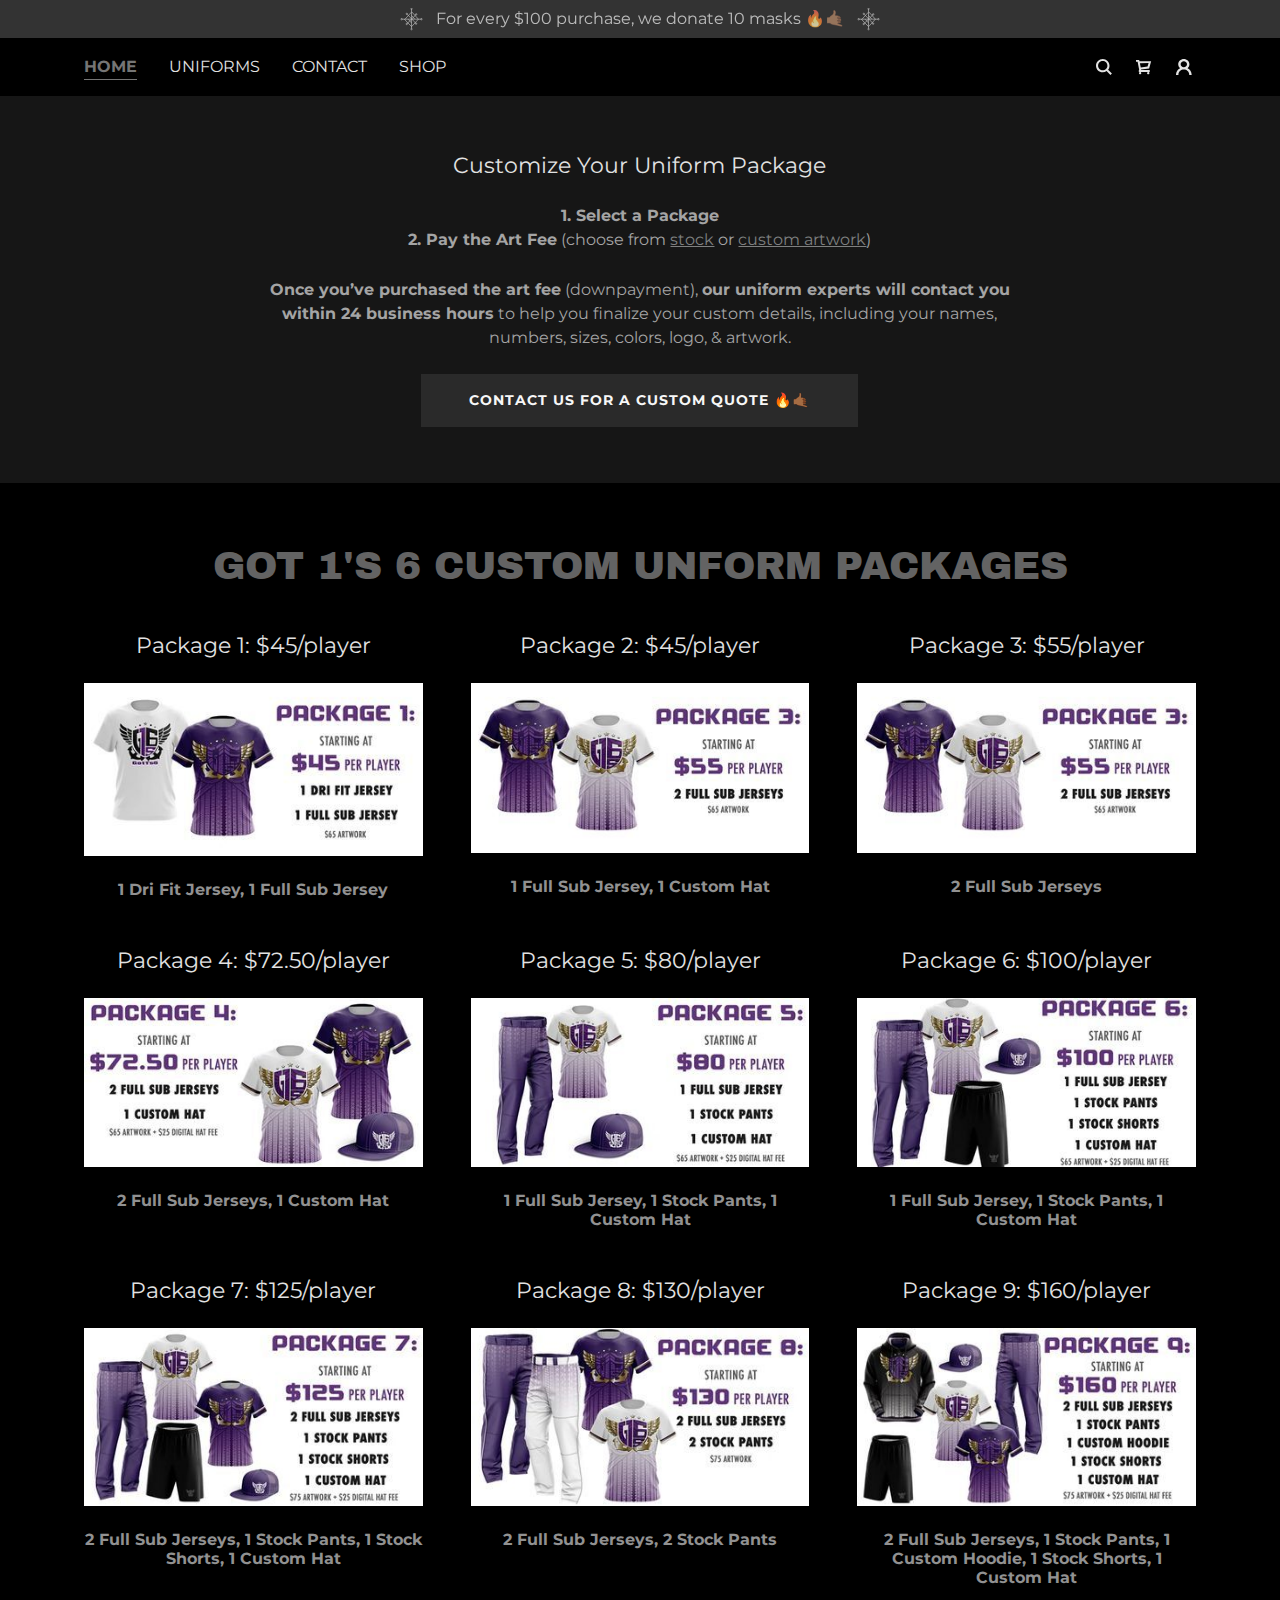
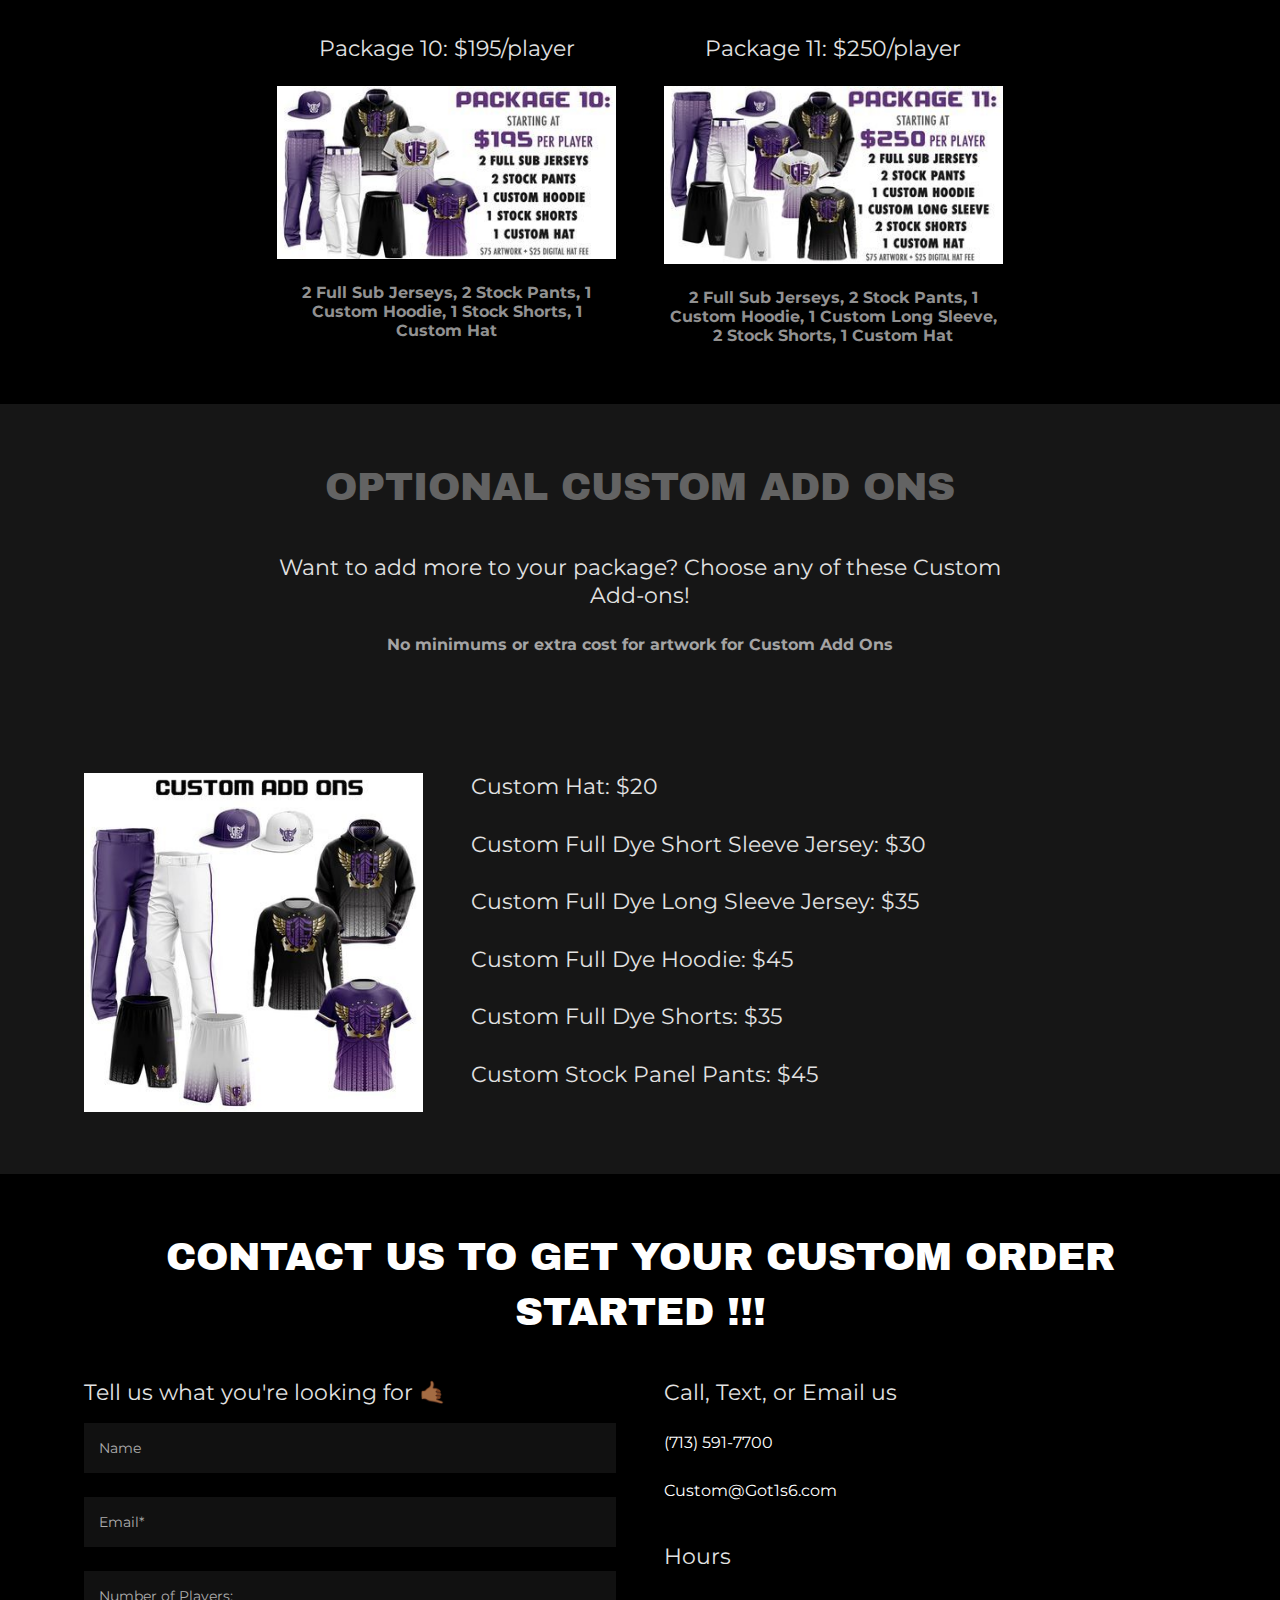
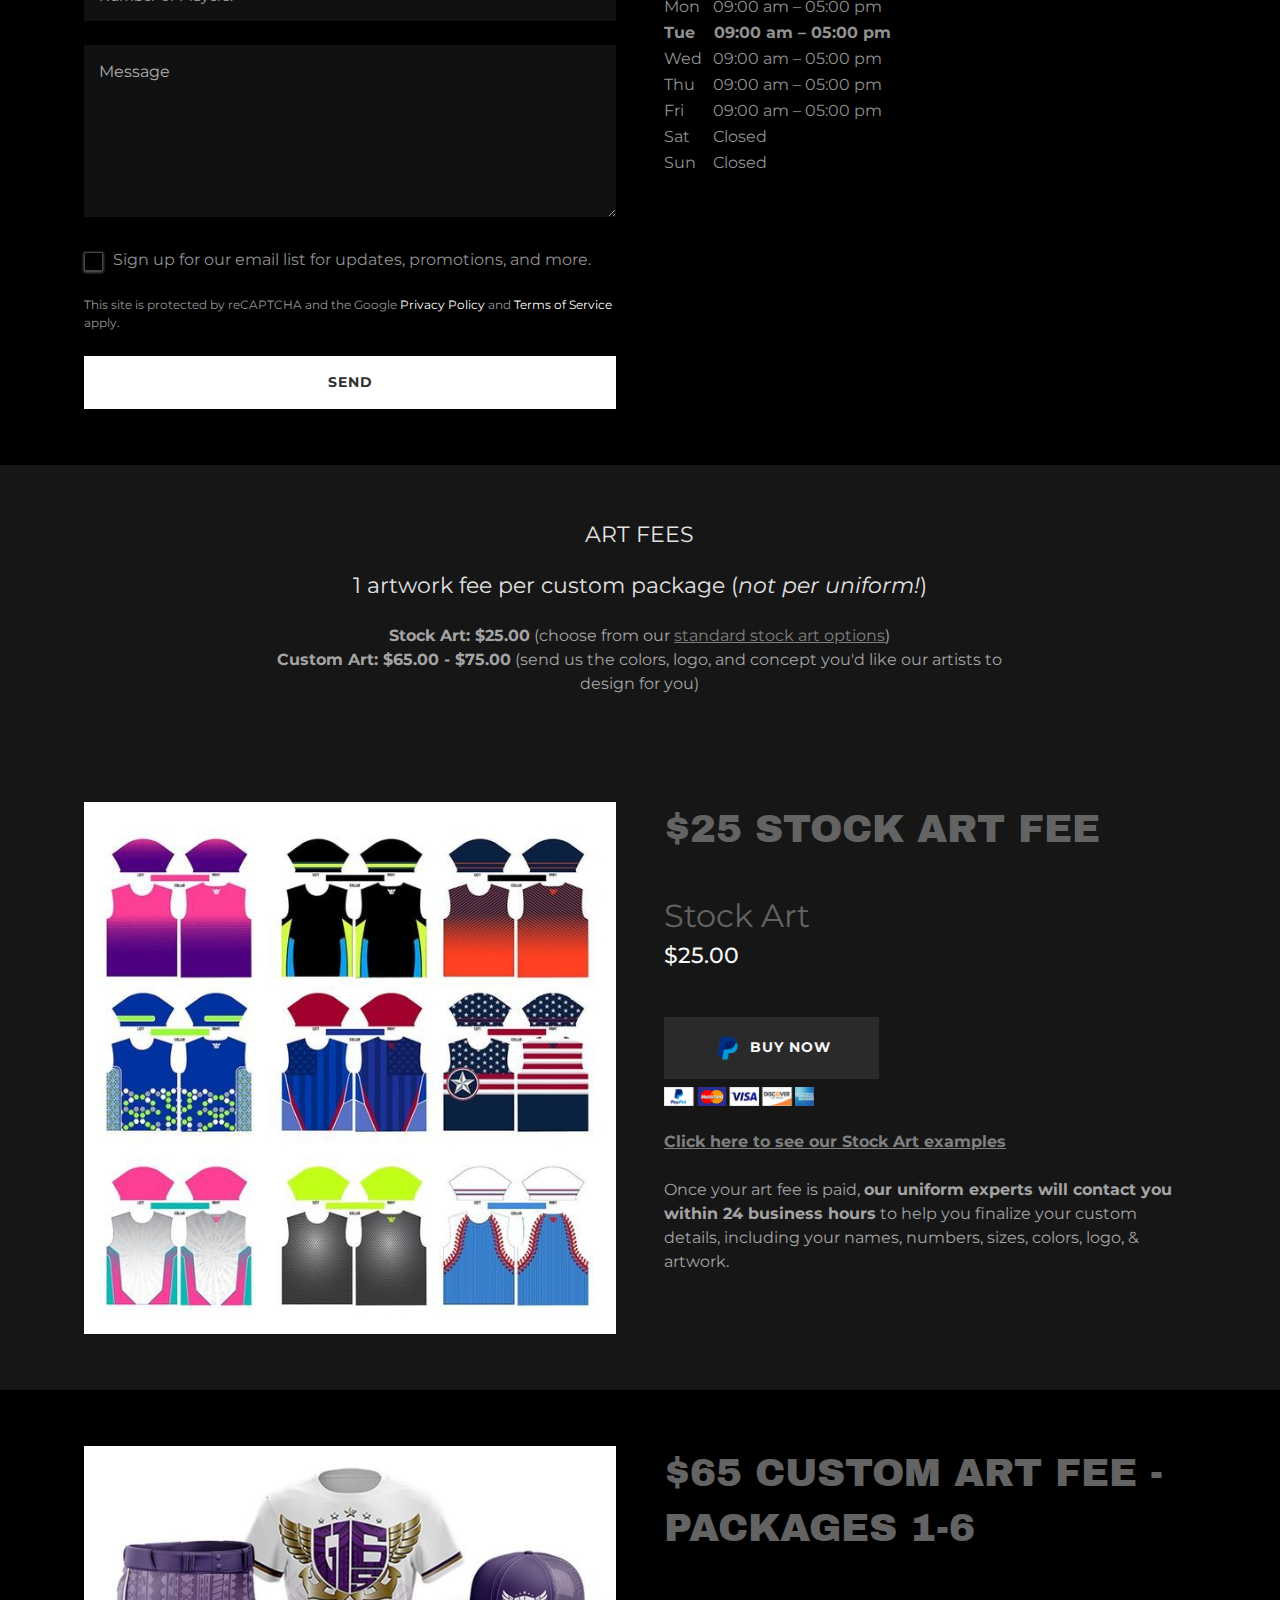
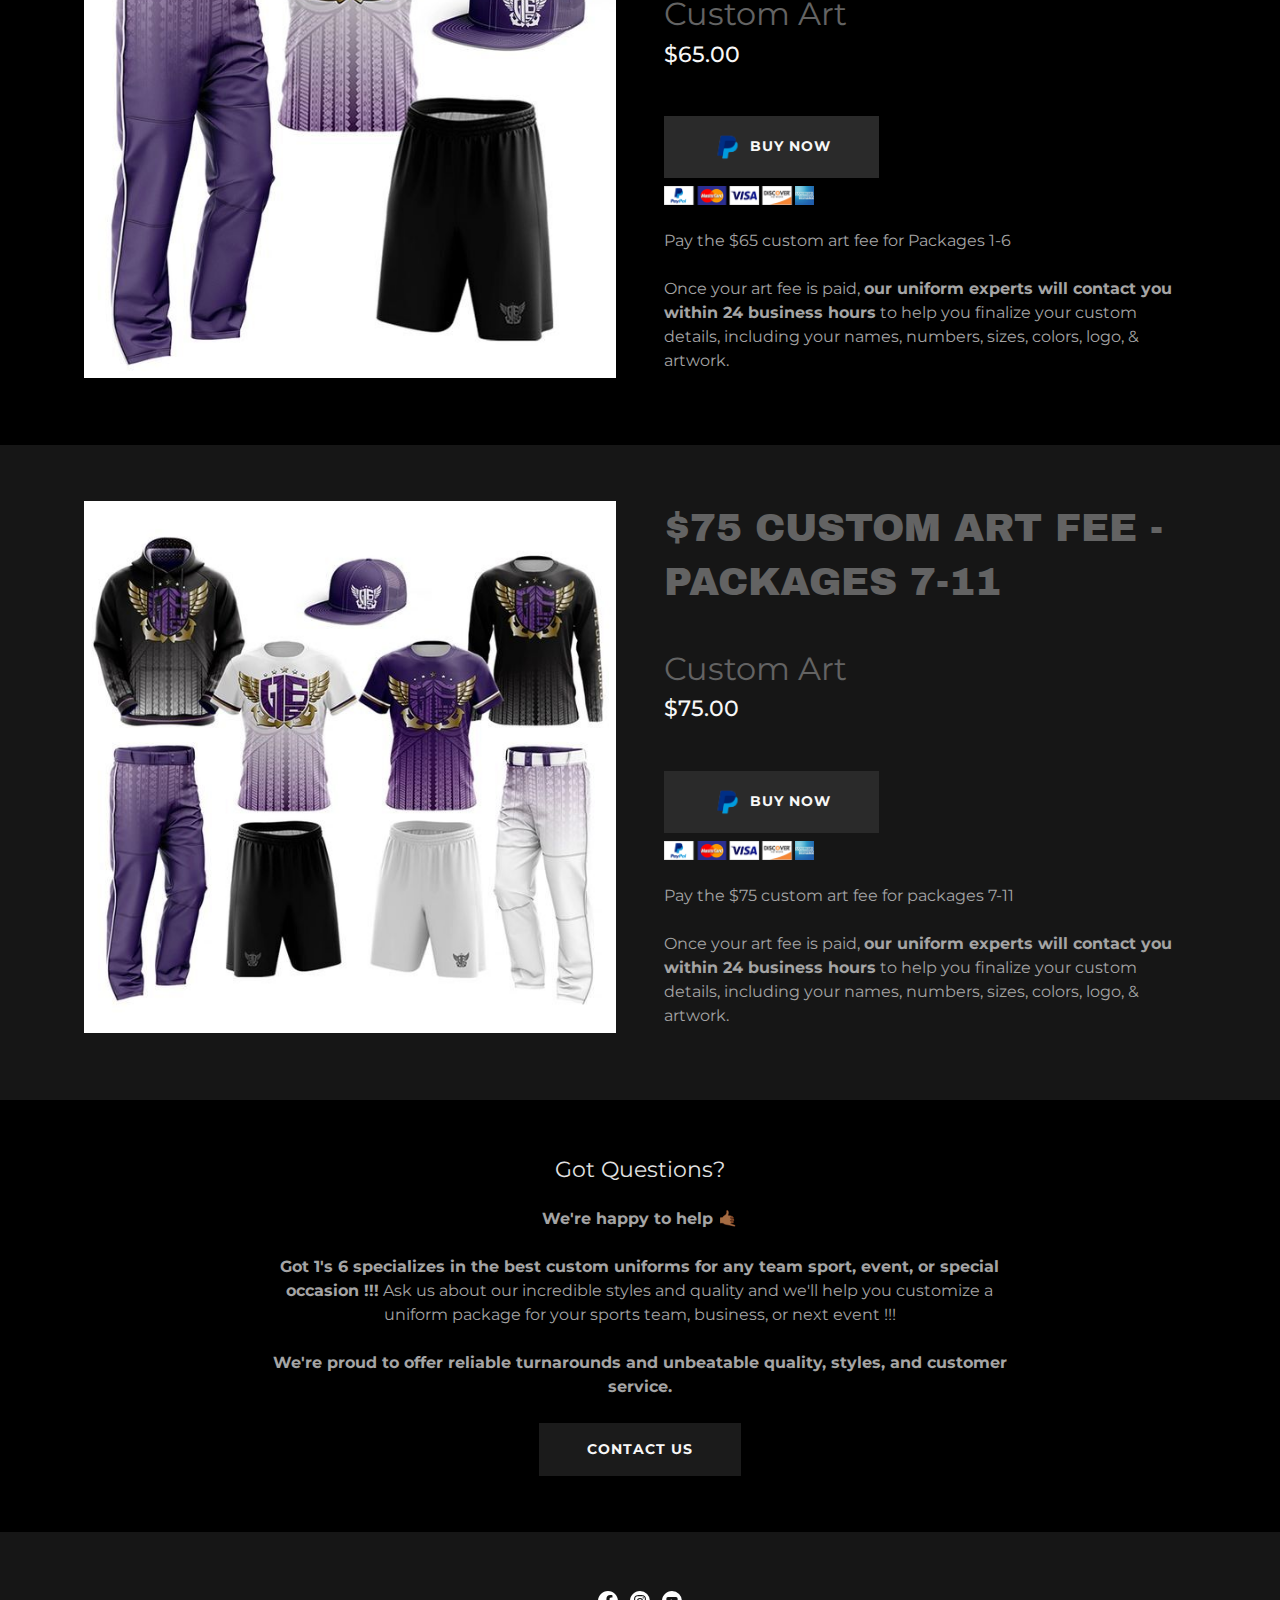
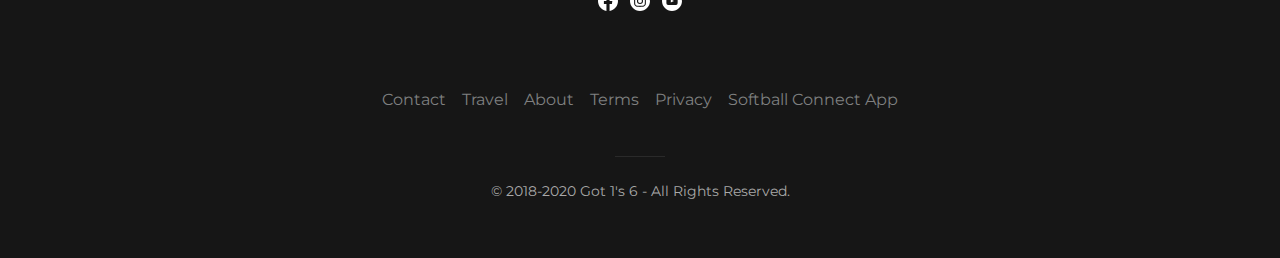
<file: uniforms.html>
<!DOCTYPE html>
<html lang="en">

<head>
    <meta charset="UTF-8">
    <meta name="viewport" content="width=device-width, initial-scale=1.0">
    <meta http-equiv="X-UA-Compatible" content="ie=edge">
    <link rel="stylesheet" href="./css/bootstrap.min.css">
    <link rel="stylesheet" href="css/font-awesome.min.css">
    <link rel="stylesheet" href="./css/style.css">
    <link rel="stylesheet" href="./css/style_responsive.css">
    <title>got1s6</title>
</head>

<body>
    <header id="myHeader">
        <a href="javascript:" class="header-top">
            <svg data-ux="SVG" viewBox=" 0 0 35 35" dataaids="SEASONAL_WINTER_LEFT_ICON_RENDERED" class="x-el x-el-svg c1-1 c1-2 c1-18 c1-19 c1-1a c1-1b c1-b c1-c c1-d c1-1c c1-1d c1-1e c1-1f c1-e c1-f c1-g x-d-ux"><g stroke="currentColor" fill="none" fill-rule="evenodd"><path d="M16.724 10.726l4.651 5.349M12.03 16.408L16.8 21.8M16.8 1.8v28M30.8 16.3h-28M15.8 1.3a1 1 0 1 1 1.999 0 1 1 0 0 1-2 0zM30.3 16.3a1 1 0 1 1 1.999 0 1 1 0 0 1-2 0zM1.3 16.3a1 1 0 1 1 1.999 0 1 1 0 0 1-2 0zM15.8 30.8a1 1 0 1 1 1.999 0 1 1 0 0 1-2 0zM23.05 10.05l-12.5 12.5M22.6 9.3a1 1 0 1 1 1.999-.002A1 1 0 0 1 22.6 9.3zM8.8 23.3a1 1 0 1 1 1.999 0 1 1 0 0 1-2 0zM16.99 5.545l10.02 10.961M17 27.3l-10.7-11M27.01 16.131l-10.02 10.96M6.59 17.091l10.02-10.96M22.925 22.086L10.688 9.328M22.459 22.826a1 1 0 1 0 2 .043 1 1 0 0 0-2-.043zM8.953 8.542a1.001 1.001 0 1 0 2.002.04 1.001 1.001 0 0 0-2.002-.04z"></path></g></svg>
            <span>For every $100 purchase, we donate 10 masks 🔥🤙🏾</span>
            <svg data-ux="SVG" viewBox=" 0 0 35 35" dataaids="SEASONAL_WINTER_LEFT_ICON_RENDERED" class="x-el x-el-svg c1-1 c1-2 c1-18 c1-19 c1-1a c1-1b c1-b c1-c c1-d c1-1c c1-1d c1-1e c1-1f c1-e c1-f c1-g x-d-ux"><g stroke="currentColor" fill="none" fill-rule="evenodd"><path d="M16.724 10.726l4.651 5.349M12.03 16.408L16.8 21.8M16.8 1.8v28M30.8 16.3h-28M15.8 1.3a1 1 0 1 1 1.999 0 1 1 0 0 1-2 0zM30.3 16.3a1 1 0 1 1 1.999 0 1 1 0 0 1-2 0zM1.3 16.3a1 1 0 1 1 1.999 0 1 1 0 0 1-2 0zM15.8 30.8a1 1 0 1 1 1.999 0 1 1 0 0 1-2 0zM23.05 10.05l-12.5 12.5M22.6 9.3a1 1 0 1 1 1.999-.002A1 1 0 0 1 22.6 9.3zM8.8 23.3a1 1 0 1 1 1.999 0 1 1 0 0 1-2 0zM16.99 5.545l10.02 10.961M17 27.3l-10.7-11M27.01 16.131l-10.02 10.96M6.59 17.091l10.02-10.96M22.925 22.086L10.688 9.328M22.459 22.826a1 1 0 1 0 2 .043 1 1 0 0 0-2-.043zM8.953 8.542a1.001 1.001 0 1 0 2.002.04 1.001 1.001 0 0 0-2.002-.04z"></path></g></svg>
        </a>
        <nav class="navbar navbar-expand-lg navbar-light">
            <div class="container">
                <button class="navbar-toggler" type="button">
                    <svg viewBox="0 0 24 24" fill="currentColor" width="24px" height="24px" data-ux="IconHamburger" class="x-el x-el-svg c2-1 c2-2 c2-s c2-t c2-u c2-3 c2-4 c2-5 c2-6 c2-7 c2-8 x-d-ux"><g><path fill-rule="evenodd" d="M4 8h16V6H4z"></path><path fill-rule="evenodd" d="M4 13.096h16v-2.001H4z"></path><path fill-rule="evenodd" d="M4 18.346h16v-2H4z"></path></g></svg>
                </button>
                <a href="javascript:" class="shop-menu-btn">
                    <svg viewBox="0 0 24 24" fill="currentColor" width="24px" height="24px" typography="NavAlpha"
                        data-ux="UtilitiesMenuIcon" data-aid="CART_ICON_RENDER"
                        class="x-el x-el-svg c2-1 c2-1b c2-m c2-t c2-1c c2-1d c2-3 c2-4 c2-1i c2-1j c2-1k c2-5 c2-6 c2-7 c2-8 x-d-ux x-d-aid">
                        <path fill-rule="evenodd"
                            d="M16.235 17.034c.634 0 1.16.527 1.16 1.164 0 .636-.526 1.164-1.16 1.164-.633 0-1.16-.528-1.16-1.164a1.17 1.17 0 0 1 1.16-1.164zm-8.118 0c.634 0 1.16.527 1.16 1.164 0 .636-.526 1.164-1.16 1.164-.634 0-1.16-.528-1.16-1.164a1.17 1.17 0 0 1 1.16-1.164zm.632-4.492l6.818-.964 1.019-3.5-8.709.081.872 4.383zm.263 2.05l-.024.47h8.727l.028 1.972H7.537a.915.915 0 0 1-.913-.916c0-.218.113-.513.404-1.051l.12-.263L5.63 6.83H4V5h3.178l.289 1.164h11.668l-1.987 7.217-8.136 1.21z">
                        </path>
                    </svg>
                </a>


                <div class="navbar-collapse" id="navbarSupportedContent">
                    <svg class="closeMenu" viewBox="0 0 24 24" fill="currentColor" width="24px" height="24px"
                        data-ux="CloseIcon" data-edit-interactive="true" data-close="true"
                        class="x-el x-el-svg c1-1 c1-2 c1-4u c1-2x c1-3p c1-v c1-3y c1-3z c1-3g c1-74 c1-75 c1-76 c1-b c1-77 c1-78 c1-79 c1-7a c1-7b x-d-ux x-d-edit-interactive x-d-close">
                        <path fill-rule="evenodd"
                            d="M17.999 4l-6.293 6.293L5.413 4 4 5.414l6.292 6.293L4 18l1.413 1.414 6.293-6.292 6.293 6.292L19.414 18l-6.294-6.293 6.294-6.293z">
                        </path>
                    </svg>
                    <ul class="navbar-nav mr-auto">
                        <li class="nav-item active">
                            <a class="nav-link" href="index.html">Home</a>
                        </li>
                        <li class="nav-item">
                            <a class="nav-link" href="uniforms.html">Uniforms</a>
                        </li>
                        <li class="nav-item">
                            <a class="nav-link" href="contact.html">Contact</a>
                        </li>
                        <li class="nav-item">
                            <a class="nav-link" href="shop.html">Shop</a>
                        </li>
                        <li class="m-display">
                            <svg class="menu-search-icon" viewBox="0 0 24 24" fill="currentColor" width="24px"
                                height="24px" data-ux="IconSearch" data-aid="SEARCH_ICON_RENDERED_OPEN"
                                class="x-el x-el-svg c2-1 c2-2 c2-s c2-t c2-1c c2-1e c2-f c2-13 c2-1f c2-3 c2-3u c2-3v c2-3w c2-3x c2-3y c2-3z x-d-ux x-d-aid">
                                <path fill-rule="evenodd"
                                    d="M16.083 14.688l3.833 3.764-1.481 1.455-3.878-3.807a6.746 6.746 0 0 1-3.808 1.167C7.028 17.267 4 14.29 4 10.633 4 6.976 7.028 4 10.75 4c3.72 0 6.748 2.976 6.748 6.633 0 1.467-.5 2.894-1.415 4.055zm-.673-4.055c0-2.52-2.09-4.569-4.66-4.569-2.57 0-4.66 2.05-4.66 4.57 0 2.519 2.09 4.569 4.66 4.569 2.57 0 4.66-2.05 4.66-4.57z">
                                </path>
                            </svg>
                            <input type="text" class="menu-search" placeholder="Search Products">
                        </li>
                        <li class="nav-item m-display">
                            <a class="nav-link account-text" href="#">Account</a>
                        </li>
                        <li class="nav-item m-display">
                            <a class="nav-link" href="#">Sign In</a>
                        </li>
                        <li class="nav-item m-display">
                            <a class="nav-link" href="#">Orders</a>
                        </li>
                        <li class="nav-item m-display">
                            <a class="nav-link" href="#">My Account</a>
                        </li>
                    </ul>
                    <ul class="ml-auto right-menu">
                        <div class="search-box">
                            <a href="javascript:" class="search-btn">
                                <svg viewBox="0 0 24 24" fill="currentColor" width="24px" height="24px"
                                    data-ux="SearchPopoutIconSearch" data-aid="SEARCH_ICON_RENDERED_OPEN"
                                    class="x-el x-el-svg c2-1 c2-2 c2-m c2-t c2-1a c2-1c c2-6e c2-68 c2-1e c2-f c2-13 c2-1f c2-1g c2-1h c2-3 c2-3u c2-3v c2-3w c2-3x c2-3y c2-3z c2-1l c2-67 x-d-ux x-d-aid">
                                    <path fill-rule="evenodd"
                                        d="M16.083 14.688l3.833 3.764-1.481 1.455-3.878-3.807a6.746 6.746 0 0 1-3.808 1.167C7.028 17.267 4 14.29 4 10.633 4 6.976 7.028 4 10.75 4c3.72 0 6.748 2.976 6.748 6.633 0 1.467-.5 2.894-1.415 4.055zm-.673-4.055c0-2.52-2.09-4.569-4.66-4.569-2.57 0-4.66 2.05-4.66 4.57 0 2.519 2.09 4.569 4.66 4.569 2.57 0 4.66-2.05 4.66-4.57z">
                                    </path>
                                </svg>
                            </a>
                            <input type="text" placeholder="Search Products">
                            <svg class="searchClose" viewBox="0 0 24 24" fill="currentColor" width="24px" height="24px"
                                data-ux="CloseIcon" data-aid="SEARCH_CLOSE_RENDERED"
                                class="x-el x-el-svg c2-1 c2-2 c2-4c c2-2l c2-1c c2-f c2-1o c2-1p c2-4 c2-1q c2-1r c2-1s c2-1t c2-1u c2-1v c2-3 c2-6l c2-5 c2-6 c2-7 c2-8 x-d-ux x-d-aid">
                                <path fill-rule="evenodd"
                                    d="M17.999 4l-6.293 6.293L5.413 4 4 5.414l6.292 6.293L4 18l1.413 1.414 6.293-6.292 6.293 6.292L19.414 18l-6.294-6.293 6.294-6.293z">
                                </path>
                            </svg>
                        </div>
                        <li>
                            <svg class="searchOpen" viewBox="0 0 24 24" fill="currentColor" width="24px" height="24px"
                                typography="NavAlpha" data-ux="UtilitiesMenuIcon" data-aid="SEARCH_ICON_RENDERED"
                                class="x-el x-el-svg c2-1 c2-1b c2-m c2-t c2-1a c2-1c c2-1d c2-1e c2-f c2-13 c2-1f c2-1g c2-1h c2-3 c2-1i c2-1j c2-1k c2-1l c2-1m x-d-ux x-d-aid">
                                <path fill-rule="evenodd"
                                    d="M16.083 14.688l3.833 3.764-1.481 1.455-3.878-3.807a6.746 6.746 0 0 1-3.808 1.167C7.028 17.267 4 14.29 4 10.633 4 6.976 7.028 4 10.75 4c3.72 0 6.748 2.976 6.748 6.633 0 1.467-.5 2.894-1.415 4.055zm-.673-4.055c0-2.52-2.09-4.569-4.66-4.569-2.57 0-4.66 2.05-4.66 4.57 0 2.519 2.09 4.569 4.66 4.569 2.57 0 4.66-2.05 4.66-4.57z">
                                </path>
                            </svg>
                        </li>
                        <li>
                            <a href="javascript:">
                                <svg viewBox="0 0 24 24" fill="currentColor" width="24px" height="24px"
                                    typography="NavAlpha" data-ux="UtilitiesMenuIcon" data-aid="CART_ICON_RENDER"
                                    class="x-el x-el-svg c2-1 c2-1b c2-m c2-t c2-1c c2-1d c2-3 c2-4 c2-1i c2-1j c2-1k c2-5 c2-6 c2-7 c2-8 x-d-ux x-d-aid">
                                    <path fill-rule="evenodd"
                                        d="M16.235 17.034c.634 0 1.16.527 1.16 1.164 0 .636-.526 1.164-1.16 1.164-.633 0-1.16-.528-1.16-1.164a1.17 1.17 0 0 1 1.16-1.164zm-8.118 0c.634 0 1.16.527 1.16 1.164 0 .636-.526 1.164-1.16 1.164-.634 0-1.16-.528-1.16-1.164a1.17 1.17 0 0 1 1.16-1.164zm.632-4.492l6.818-.964 1.019-3.5-8.709.081.872 4.383zm.263 2.05l-.024.47h8.727l.028 1.972H7.537a.915.915 0 0 1-.913-.916c0-.218.113-.513.404-1.051l.12-.263L5.63 6.83H4V5h3.178l.289 1.164h11.668l-1.987 7.217-8.136 1.21z">
                                    </path>
                                </svg>
                            </a>
                        </li>
                        <li class="nav-item dropdown">
                            <a class="nav-link dropdown-toggle" href="#" id="navbarDropdown" role="button"
                                data-toggle="dropdown" aria-haspopup="true" aria-expanded="false">
                                <svg viewBox="0 0 24 24" fill="currentColor" width="24px" height="24px"
                                    typography="NavAlpha" data-ux="UtilitiesMenuIcon"
                                    class="x-el x-el-svg c2-1 c2-1b c2-s c2-t c2-1x c2-1y c2-1c c2-1d c2-11 c2-3 c2-4 c2-1i c2-1j c2-1k c2-5 c2-6 c2-7 c2-8 x-d-ux">
                                    <path fill-rule="evenodd"
                                        d="M19.62 19.29l.026.71h-2.421l-.028-.658c-.119-2.71-2.48-4.833-5.374-4.833-2.894 0-5.254 2.123-5.373 4.833L6.421 20H4l.027-.71c.098-2.56 1.658-4.896 4.04-6.135-1.169-.99-1.848-2.402-1.848-3.9C6.219 6.357 8.733 4 11.823 4c3.09 0 5.605 2.357 5.605 5.255 0 1.497-.68 2.909-1.85 3.9 2.383 1.239 3.944 3.574 4.041 6.135zM11.822 6.273c-1.754 0-3.18 1.338-3.18 2.982 0 1.645 1.426 2.982 3.18 2.982 1.754 0 3.18-1.337 3.18-2.982 0-1.644-1.426-2.982-3.18-2.982z">
                                    </path>
                                </svg>
                            </a>
                            <div class="dropdown-menu" aria-labelledby="navbarDropdown">
                                <a class="dropdown-item" href="#">Sign In</a>
                                <a class="dropdown-item" href="#">Create Account</a>
                                <div class="dropdown-divider"></div>
                                <a class="dropdown-item" href="#">Orders</a>
                                <a class="dropdown-item" href="#">My Account</a>
                            </div>
                        </li>
                    </ul>
                </div>
            </div>
        </nav>
    </header>

    <section class="common-padding gray-section text-center custom-uniform-section padding-36">
        <div class="container">
            <div class="row justify-content-center">
                <div class="col-md-10 col-lg-8">
                    <h1 class="title-medium mb-24">Customize Your Uniform Package</h1>
                    <ul class="select-package">
                        <li><strong>1. Select a Package</strong></li>
                        <li><strong>2. Pay the Art Fee</strong> <span>(choose from <a href="javascript:">stock</a> or <a
                                    href="javascript:">custom artwork</a>)</span></li>
                    </ul>
                    <p class="color-a4a4a4 mb-24"><strong>Once you’ve purchased the art fee</strong> (downpayment),
                        <strong>our uniform experts will contact you within 24 business hours</strong> to help you
                        finalize your custom details, including your names, numbers, sizes, colors, logo, & artwork.</p>
                    <a href="javascript:" class="gray-btn">CONTACT US FOR A CUSTOM QUOTE 🔥🤙🏾</a>
                </div>
            </div>
        </div>
    </section>

    <section class="common-padding black-section uniform-section padding-36">
        <div class="container">
            <h2 class="section-title text-center">GOT 1'S 6 CUSTOM UNFORM PACKAGES</h2>
            <div class="row justify-content-center">
                <div class="col-md-6 col-lg-4 col-padding">
                    <div class="uniform-box">
                        <h4 class="mb-24">Package 1: $45/player</h4>
                        <a href="javascript:" class="mb-24 d-block">
                            <img class="img-fluid" src="./images/uniform-1.jpg" alt="">
                        </a>
                        <h5><strong>1 Dri Fit Jersey, 1 Full Sub Jersey</strong></h5>
                    </div>
                </div>
                <div class="col-md-6 col-lg-4 col-padding">
                    <div class="uniform-box">
                        <h4 class="mb-24">Package 2: $45/player</h4>
                        <a href="javascript:" class="mb-24 d-block">
                            <img class="img-fluid" src="./images/uniform-3.jpg" alt="">
                        </a>
                        <h5><strong>1 Full Sub Jersey, 1 Custom Hat⁣</strong></h5>
                    </div>
                </div>
                <div class="col-md-6 col-lg-4 col-padding">
                    <div class="uniform-box">
                        <h4 class="mb-24">Package 3: $55/player</h4>
                        <a href="javascript:" class="mb-24 d-block">
                            <img class="img-fluid" src="./images/uniform-3.jpg" alt="">
                        </a>
                        <h5><strong>2 Full Sub Jerseys⁣</strong></h5>
                    </div>
                </div>
                <div class="col-md-6 col-lg-4 col-padding">
                    <div class="uniform-box">
                        <h4 class="mb-24">Package 4: $72.50/player</h4>
                        <a href="javascript:" class="mb-24 d-block">
                            <img class="img-fluid" src="./images/uniform-4.jpg" alt="">
                        </a>
                        <h5><strong>2 Full Sub Jerseys, 1 Custom Hat⁣</strong></h5>
                    </div>
                </div>
                <div class="col-md-6 col-lg-4 col-padding">
                    <div class="uniform-box">
                        <h4 class="mb-24">Package 5: $80/player</h4>
                        <a href="javascript:" class="mb-24 d-block">
                            <img class="img-fluid" src="./images/uniform-5.jpg" alt="">
                        </a>
                        <h5><strong>1 Full Sub Jersey, 1 Stock Pants, 1 Custom Hat⁣</strong></h5>
                    </div>
                </div>
                <div class="col-md-6 col-lg-4 col-padding">
                    <div class="uniform-box">
                        <h4 class="mb-24">Package 6: $100/player</h4>
                        <a href="javascript:" class="mb-24 d-block">
                            <img class="img-fluid" src="./images/uniform-6.jpg" alt="">
                        </a>
                        <h5><strong>1 Full Sub Jersey, 1 Stock Pants, 1 Custom Hat⁣⁣</strong></h5>
                    </div>
                </div>
                <div class="col-md-6 col-lg-4 col-padding">
                    <div class="uniform-box">
                        <h4 class="mb-24">Package 7: $125/player</h4>
                        <a href="javascript:" class="mb-24 d-block">
                            <img class="img-fluid" src="./images/uniform-7.jpg" alt="">
                        </a>
                        <h5><strong>2 Full Sub Jerseys, 1 Stock Pants, 1 Stock Shorts, 1 Custom Hat⁣</strong></h5>
                    </div>
                </div>
                <div class="col-md-6 col-lg-4 col-padding">
                    <div class="uniform-box">
                        <h4 class="mb-24">Package 8: $130/player</h4>
                        <a href="javascript:" class="mb-24 d-block">
                            <img class="img-fluid" src="./images/uniform-8.jpg" alt="">
                        </a>
                        <h5><strong>2 Full Sub Jerseys, 2 Stock Pants⁣⁣</strong></h5>
                    </div>
                </div>
                <div class="col-md-6 col-lg-4 col-padding">
                    <div class="uniform-box">
                        <h4 class="mb-24">Package 9: $160/player</h4>
                        <a href="javascript:" class="mb-24 d-block">
                            <img class="img-fluid" src="./images/uniform-9.jpg" alt="">
                        </a>
                        <h5><strong>2 Full Sub Jerseys, 1 Stock Pants, 1 Custom Hoodie, 1 Stock Shorts, 1 Custom Hat</strong></h5>
                    </div>
                </div>
                <div class="col-md-6 col-lg-4 col-padding">
                    <div class="uniform-box">
                        <h4 class="mb-24">Package 10: $195/player</h4>
                        <a href="javascript:" class="mb-24 d-block">
                            <img class="img-fluid" src="./images/uniform-10.jpg" alt="">
                        </a>
                        <h5><strong>2 Full Sub Jerseys, 2 Stock Pants, 1 Custom Hoodie, 1 Stock Shorts, 1 Custom Hat</strong></h5>
                    </div>
                </div>
                <div class="col-md-6 col-lg-4 col-padding">
                    <div class="uniform-box">
                        <h4 class="mb-24">Package 11: $250/player</h4>
                        <a href="javascript:" class="mb-24 d-block">
                            <img class="img-fluid" src="./images/uniform-11.jpg" alt="">
                        </a>
                        <h5><strong>2 Full Sub Jerseys, 2 Stock Pants, 1 Custom Hoodie, 1 Custom Long Sleeve, 2 Stock Shorts, 1 Custom Hat</strong></h5>
                    </div>
                </div>
            </div>
        </div>
    </section>

    <section class="common-padding gray-section padding-36">
        <div class="container">
            <h2 class="section-title text-center">OPTIONAL CUSTOM ADD ONS</h2>
            <div class="row justify-content-center">
                <div class="col-md-10 col-lg-8 text-center">
                    <p class="title-medium mb-24">Want to add more to your package? Choose any of these Custom Add-ons!</p>
                    <p class="color-a4a4a4"><strong>No minimums or extra cost for artwork for Custom Add Ons</strong></p>
                </div>
            </div>
            <div class="row mt-100">
                <div class="col-md-12 col-lg-4 col-padding">
                    <img class="img-fluid w-100" src="./images/custom-add-on.jpg" alt="">
                </div>
                <div class="col-md-12 col-lg-8 col-padding">
                    <ul class="title-medium custom-ads">
                        <li>Custom Hat: $20</li>
                        <li>Custom Full Dye Short Sleeve Jersey: $30</li>
                        <li>Custom Full Dye Long Sleeve Jersey: $35</li>
                        <li>Custom Full Dye Hoodie: $45</li>
                        <li>Custom Full Dye Shorts: $35</li>
                        <li>Custom Stock Panel Pants: $45</li>
                    </ul>
                </div>
            </div>
        </div>
    </section>

    <section class="common-padding black-section custom-order-section padding-36">
        <div class="container">
            <h2 class="section-title text-center">CONTACT US TO GET YOUR CUSTOM ORDER STARTED !!!</h2>
            <div class="row">
                <div class="col-lg-6 col-padding">
                    <p class="title-medium m-center">Tell us what you're looking for 🤙🏾</p>
                    <div class="input-container">
                        <input class="field-input" name="inputName" type="text" placeholder=" ">
                        <label class="input-placeholder">Name</label>
                    </div>
                    <div class="input-container">
                        <input class="field-input" name="inputName" type="email" placeholder=" ">
                        <label class="input-placeholder">Email*</label>
                    </div>
                    <div class="input-container">
                        <input class="field-input" name="inputName" type="email" placeholder=" ">
                        <label class="input-placeholder">Number of Players:</label>
                    </div>
                    <div class="text-area">
                        <textarea placeholder="Message"></textarea>
                    </div>
                    <div class="custom-control custom-checkbox">
                        <input type="checkbox" class="custom-control-input" id="customCheck1">
                        <label class="custom-control-label" for="customCheck1">Sign up for our email list for updates, promotions, and more.</label>
                    </div>
                    <p class="recaptcha">This site is protected by reCAPTCHA and the Google <a href="javascript:">Privacy Policy</a> and <a href="javascript:">Terms of Service</a> apply.</p>
                    <button class="gray-btn send-btn">Send</button>
                </div>
                <div class="col-lg-6 col-padding">
                    <p class="title-medium mb-24 m-center">Call, Text, or Email us</p>
                    <p class="mb-24 m-center"><a href="tel:7135917700" class="white-link">(713) 591-7700</a></p>
                    <p class="mb-24 m-center"><a href="mailto:Custom@Got1s6.com" class="white-link">Custom@Got1s6.com</a></p>
                    <h5 class="title-medium hour-title m-center">Hours</h5>
                    <ul class="hour-list">
                        <li><span>Mon</span> 09:00 am – 05:00 pm</li>
                        <li class="active"><span>Tue</span> 09:00 am – 05:00 pm</li>
                        <li><span>Wed</span> 09:00 am – 05:00 pm</li>
                        <li><span>Thu</span> 09:00 am – 05:00 pm</li>
                        <li><span>Fri</span> 09:00 am – 05:00 pm</li>
                        <li><span>Sat</span> Closed</li>
                        <li><span>Sun</span> Closed</li>
                    </ul>
                </div>
            </div>
        </div>
    </section>

    <section class="common-padding gray-section text-center padding-36">
        <div class="container">
            <div class="row justify-content-center">
                <div class="col-md-11 col-lg-8">
                    <h1 class="title-medium mb-24">ART FEES</h1>
                    <h1 class="title-medium mb-24">1 artwork fee per custom package (<em>not per uniform!</em>)</h1>
                    <ul class="select-package">
                        <li><strong>Stock Art: $25.00</strong> <span>(choose from our <a href="javascript:">standard stock art options</a>)</span></li>
                        <li><strong>Custom Art: $65.00 - $75.00</strong> <span>(send us the colors, logo, and concept you'd like our artists to design for you)</span></li>
                    </ul>
                </div>
            </div>
            <div class="row art-box art-1">
                <div class="col-lg-6 col-padding">
                    <img src="./images/art-1.jpg" class="img-fluid" alt="">
                </div>
                <div class="col-lg-6 col-padding art1-left">
                    <h2 class="section-title">$25 STOCK ART FEE</h2>
                    <h3>Stock Art</h3>
                    <h4 class="art-price">$25.00</h4>
                    <a href="javascript:" class="gray-btn"><img src="./images/paypal.png" alt=""> Buy Now</a>
                    <img src="./images/payments.png" class="payment-types mb-24" alt="">
                    <a href="javascript:" class="our-stock mb-24"><strong>Click here to see our Stock Art examples</strong></a>
                    <p class="color-a4a4a4">Once your art fee is paid, <strong>our uniform experts will contact you within 24 business hours</strong> to help you finalize your custom details, including your names, numbers, sizes, colors, logo, & artwork.</p>
                </div>
            </div>
        </div>
    </section>
    <section class="common-padding black-section padding-36">
        <div class="container">
            <div class="row art-box">
                <div class="col-lg-6 col-padding">
                    <img src="./images/art-2.jpg" class="img-fluid" alt="">
                </div>
                <div class="col-lg-6 col-padding">
                    <h2 class="section-title">$65 CUSTOM ART FEE - PACKAGES 1-6</h2>
                    <h3>Custom Art</h3>
                    <h4 class="art-price">$65.00</h4>
                    <a href="javascript:" class="gray-btn"><img src="./images/paypal.png" alt=""> Buy Now</a>
                    <img src="./images/payments.png" class="payment-types mb-24" alt="">
                    <p class="color-a4a4a4 mb-24">Pay the $65 custom art fee for Packages 1-6</p>
                    <p class="color-a4a4a4">Once your art fee is paid, <strong>our uniform experts will contact you within 24 business hours</strong> to help you finalize your custom details, including your names, numbers, sizes, colors, logo, & artwork.</p>
                </div>
            </div>
        </div>
    </section>
    <section class="common-padding gray-section padding-36">
        <div class="container">
            <div class="row art-box">
                <div class="col-lg-6 col-padding">
                    <img src="./images/art-3.jpg" class="img-fluid" alt="">
                </div>
                <div class="col-lg-6 col-padding">
                    <h2 class="section-title">$75 CUSTOM ART FEE - PACKAGES 7-11</h2>
                    <h3>Custom Art</h3>
                    <h4 class="art-price">$75.00</h4>
                    <a href="javascript:" class="gray-btn"><img src="./images/paypal.png" alt=""> Buy Now</a>
                    <img src="./images/payments.png" class="payment-types mb-24" alt="">
                    <p class="color-a4a4a4 mb-24">Pay the $75 custom art fee for packages 7-11</p>
                    <p class="color-a4a4a4">Once your art fee is paid, <strong>our uniform experts will contact you within 24 business hours</strong> to help you finalize your custom details, including your names, numbers, sizes, colors, logo, & artwork.</p>
                </div>
            </div>
        </div>
    </section>

    <section class="common-padding black-section text-center get-question padding-36">
        <div class="container">
            <div class="row justify-content-center">
                <div class="col-md-10 col-lg-8">
                    <h1 class="title-medium mb-24">Got Questions?</h1>
                    <p class="color-a4a4a4 mb-24"><strong>We're happy to help 🤙🏾</strong></p>
                    <p class="color-a4a4a4 mb-24"><strong>Got 1's 6 specializes in the best custom uniforms for any team sport, event, or special occasion !!!</strong> Ask us about our incredible styles and quality and we'll help you customize a uniform package for your sports team, business, or next event !!!</p>
                    <p class="color-a4a4a4 mb-24"><strong>We're proud to offer reliable turnarounds and unbeatable quality, styles, and customer service.</strong></p>
                    <a href="javascript:" class="gray-btn">CONTACT US</a>
                </div>
            </div>
        </div>
    </section>

    <footer class="common-padding gray-section text-center">
        <div class="container">
            <ul class="social-links">
                <li>
                    <a href="javascript:">
                        <svg viewBox="0 0 24 24" fill="currentColor" width="24px" height="24px" data-ux="Icon" class="x-el x-el-svg c1-1 c1-2 c1-4v c1-2x c1-3p c1-cm c1-cn c1-b c1-c c1-co c1-cp c1-cq c1-cr c1-d c1-e c1-f c1-g x-d-ux"><path fill-rule="evenodd" d="M22 12.061C22 6.505 17.523 2 12 2S2 6.505 2 12.061c0 5.022 3.657 9.184 8.438 9.939v-7.03h-2.54v-2.91h2.54V9.845c0-2.522 1.492-3.915 3.777-3.915 1.094 0 2.238.197 2.238.197v2.476h-1.26c-1.243 0-1.63.775-1.63 1.57v1.888h2.773l-.443 2.908h-2.33V22c4.78-.755 8.437-4.917 8.437-9.939z"></path></svg>
                    </a>
                </li>
                <li>
                    <a href="javascript:">
                        <svg viewBox="0 0 24 24" fill="currentColor" width="24px" height="24px" data-ux="Icon"
                            class="x-el x-el-svg c1-1 c1-2 c1-4u c1-2x c1-3p c1-he c1-hf c1-b c1-c c1-hg c1-hh c1-hi c1-hj c1-d c1-e c1-f c1-g x-d-ux">
                            <path
                                d="M16.604 8.516c.13.35.198.719.203 1.091.033.622.033.811.033 2.386 0 1.574-.004 1.763-.033 2.385a3.273 3.273 0 0 1-.203 1.091 1.956 1.956 0 0 1-1.12 1.12c-.35.13-.719.198-1.091.204-.622.032-.811.032-2.386.032-1.574 0-1.763-.003-2.385-.032a3.273 3.273 0 0 1-1.091-.204 1.956 1.956 0 0 1-1.12-1.12 3.273 3.273 0 0 1-.204-1.09c-.032-.623-.032-.812-.032-2.386 0-1.575.003-1.764.032-2.386.006-.372.074-.741.204-1.09a1.956 1.956 0 0 1 1.12-1.12c.35-.13.718-.199 1.09-.204.623-.033.812-.033 2.386-.033 1.575 0 1.764.004 2.386.033.372.005.741.074 1.09.203.515.2.922.606 1.12 1.12zM12 15.033a3.033 3.033 0 1 0 0-6.066 3.033 3.033 0 0 0 0 6.066zm3.153-5.477a.71.71 0 1 0 0-1.418.71.71 0 0 0 0 1.418zM12 13.967a1.967 1.967 0 1 1 0-3.934 1.967 1.967 0 0 1 0 3.934zM12 2C6.477 2 2 6.477 2 12s4.477 10 10 10 10-4.477 10-10A10 10 0 0 0 12 2zm5.87 12.433c-.01.49-.102.974-.274 1.432a3.018 3.018 0 0 1-1.727 1.728 4.335 4.335 0 0 1-1.433.272c-.629.03-.829.037-2.432.037-1.604 0-1.819 0-2.433-.037a4.335 4.335 0 0 1-1.433-.272 3.018 3.018 0 0 1-1.727-1.728 4.335 4.335 0 0 1-.273-1.432c-.029-.63-.036-.83-.036-2.433 0-1.604 0-1.818.036-2.433.01-.49.102-.974.273-1.432a3.018 3.018 0 0 1 1.727-1.728 4.335 4.335 0 0 1 1.433-.272c.629-.03.829-.037 2.433-.037 1.603 0 1.818 0 2.432.037.49.009.974.101 1.433.272.794.307 1.42.934 1.727 1.728.172.458.264.943.273 1.432.03.63.036.83.036 2.433 0 1.604-.007 1.804-.036 2.433z">
                            </path>
                        </svg>
                    </a>
                </li>
                <li>
                    <a href="javascript:">
                        <svg viewBox="0 0 24 24" fill="currentColor" width="24px" height="24px" data-ux="Icon"
                            class="x-el x-el-svg c1-1 c1-2 c1-4u c1-2x c1-3p c1-he c1-hf c1-b c1-c c1-hg c1-hh c1-hi c1-hj c1-d c1-e c1-f c1-g x-d-ux">
                            <g transform="translate(2 2)">
                                <polygon points="8.811 11.495 11.927 9.88 8.807 8.255"></polygon>
                                <path
                                    d="M10 0C4.477 0 0 4.477 0 10s4.477 10 10 10 10-4.477 10-10A10 10 0 0 0 10 0zm5.673 10.436c0 .935-.066 1.866-.066 1.866-.027.415-.17.814-.41 1.153-.306.308-.72.483-1.153.487-1.615.116-4.033.12-4.033.12s-2.99-.03-3.913-.117a1.91 1.91 0 0 1-1.25-.49 2.273 2.273 0 0 1-.419-1.146s-.033-.934-.033-1.865V9.56c0-.935.033-1.876.033-1.876s.03-.804.364-1.153c.305-.312.72-.493 1.156-.506 1.615-.116 4.036-.149 4.036-.149s2.411.033 4.026.15c.44.016.855.203 1.16.52.244.336.394.731.436 1.145 0 0 .07.934.07 1.865l-.004.88z">
                                </path>
                            </g>
                        </svg>
                    </a>
                </li>
            </ul>
            <ul class="footer-nav">
                <li><a href="javascript:">Contact</a></li>
                <li><a href="javascript:">Travel</a></li>
                <li><a href="javascript:">About</a></li>
                <li><a href="javascript:">Terms</a></li>
                <li><a href="javascript:">Privacy</a></li>
                <li><a href="softball-connect-app.html">Softball Connect App</a></li>
            </ul>
            <p class="copy-right">© 2018-2020 Got 1's 6 - All Rights Reserved.</p>
        </div>
    </footer>

    <script src="./js/jquery-3.4.1.slim.min.js"></script>
    <script src="./js/popper.min.js"></script>
    <script src="./js/bootstrap.min.js"></script>
    <script>
        // fixed header
        window.onscroll = function () { myFunction() };
        var header = document.getElementById("myHeader");
        var sticky = header.offsetTop;
        function myFunction() {
            if (window.pageYOffset > sticky) {
                header.classList.add("sticky");
            } else {
                header.classList.remove("sticky");
            }
        }

        // open search-box
        $('.searchOpen').click(function () {
            $('.search-box').addClass('d-block');
            $('body').css('overflow', 'hidden');
        });
        $('.searchClose').click(function () {
            $('.search-box').addClass('d-none');
            $('.search-box').removeClass('d-block');
            $('body').css('overflow', 'auto');
        });

        // toggle-menu
        $(".navbar-toggler").click(function () {
            $(".navbar-collapse").addClass("navbar-open");
        });
        $(".closeMenu").click(function () {
            $(".navbar-collapse").removeClass("navbar-open");
        });

    </script>

</body>

</html>
</file>
<file: css/style.css>
@import url('https://fonts.googleapis.com/css2?family=Archivo+Black&family=Montserrat:wght@300;400;500;600;700;800;900&display=swap');
/* font-family: 'Archivo Black', sans-serif; */

body {
    font-family: 'Montserrat', sans-serif;
    font-size: 16px;
}

a {
    text-decoration: none !important;
    transition: .4s ease all;
}

ul {
    list-style: none;
    padding: 0;
    margin: 0;
}

.sticky .navbar {
    position: fixed;
    top: 0;
    width: 100%;
    z-index: 1024;
}

/* .sticky+.content {
    padding-top: 58px;
} */

.header-top {
    display: block;
    background-color: #000000;
    text-align: center;
    padding: 7px 15px;
    color: #e2e2e2;
    height: 38px;
}

.header-top svg {
    width: 24px;
    margin: 0 8px;
    animation-name: spin;
    animation-duration: 8s;
    animation-iteration-count: infinite;
    animation-timing-function: linear;
}

.header-top:hover {
    color: #e2e2e2;
    filter: invert(.2);
}

@keyframes spin {
    from {
        transform: rotate(0deg);
    }
    to {
        transform: rotate(360deg);
    }
}

.navbar {
    background-color: #000000;
    height: 58px;
}

.navbar-nav .nav-item {
    margin-right: 32px;
}

.navbar-nav .nav-item:last-child {
    margin-right: 0;
}

.navbar-nav .nav-item .nav-link {
    text-transform: uppercase;
    color: #e2e2e2;
    padding: 0;
}

.navbar-light .navbar-nav .active>.nav-link {
    color: #757575;
    font-weight: 700;
    border-bottom: 1px solid;
}

.navbar-light .navbar-nav .nav-link:hover, .navbar-light .navbar-nav .nav-link:focus {
    color: #757575;
    font-weight: 500;
}

.right-menu {
    display: flex;
    align-items: center;
    position: relative;
}

.right-menu li {
    margin-left: 16px;
}

.right-menu li, .right-menu li a {
    color: #e2e2e2;
    cursor: pointer;
    transition: .4s ease all;
    padding: 0;
}

.right-menu li:hover, .right-menu li a:hover {
    color: #757575;
}

.right-menu .dropdown-toggle::after {
    content: none;
}

.right-menu .dropdown-menu {
    width: 240px;
    max-width: 300px;
    background-color: #161616;
    padding: 15px;
    box-shadow: 0 3px 6px 3px rgba(0, 0, 0, 0.24);
    left: auto;
    right: -10px;
}

.right-menu .dropdown-menu a {
    font-size: 16px;
    background-color: transparent !important;
    text-transform: uppercase;
    padding: 1px 0;
}

.right-menu .dropdown-menu a:hover {
    color: #bfbfbf;
}

.right-menu .dropdown-divider {
    border-color: #2a2a2a;
}

.banner-section {
    display: flex;
    align-items: center;
    justify-content: center;
}

.banner-title {
    width: 60%;
    position: absolute;
    z-index: 2;
    text-align: center;
}

.banner-title h1 {
    font-size: 35px;
    color: #f7f7f7;
    text-transform: uppercase;
    font-family: 'Archivo Black', sans-serif;
}

.banner-title p {
    font-size: 22px;
    color: #f7f7f7;
    margin-bottom: 28px;
}

.banner-section .carousel-inner::after {
    content: "";
    background-color: rgba(22, 22, 22, .25);
    position: absolute;
    top: 0;
    bottom: 0;
    left: 0;
    right: 0;
    z-index: 1;
}

.banner-section .carousel-item img {
    height: 591px;
    object-fit: cover;
}

.gray-btn {
    background-color: #2a2a2a;
    padding: 16px 48px;
    color: #f7f7f7 !important;
    font-weight: 700;
    font-size: 14px;
    letter-spacing: 1px;
    border: 0;
    outline: none !important;
    text-transform: uppercase;
    display: inline-block;
}

.gray-btn:hover {
    background-color: #404040;
}

.gray-btn:active {
    background-color: #000000;
}

.carousel-control-next, .carousel-control-prev {
    top: 48%;
    bottom: 48%;
    background-color: rgba(22, 22, 22, 0.1);
    padding: 20px 4px;
    opacity: 1;
    width: auto;
    transition: .4s ease all;
}

.carousel-control-next:hover, .carousel-control-prev:hover {
    background-color: rgba(22, 22, 22, 0.5);
}

.carousel-indicators li {
    border: 1px solid #e2e2e2;
    background-color: transparent;
    opacity: 1;
    width: 10px;
    height: 10px;
    border-radius: 100%;
    margin: 0 12px;
}

.carousel-indicators li.active {
    background-color: #ffffff;
}

.carousel-indicators {
    margin-bottom: 32px;
}

.common-padding {
    padding: 56px 0;
}

.gray-section {
    background-color: #161616;
}

.section-title {
    font-size: 28px;
    color: #636363;
    margin-bottom: 40px;
    text-transform: uppercase;
    font-family: 'Archivo Black', sans-serif;
    line-height: 1.4;
}

.shop-box {
    overflow: hidden;
    position: relative;
    display: block;
}

.shop-box .shop-image {
    background-repeat: no-repeat;
    background-size: cover;
    height: 470px;
    transition: .4s ease all;
    position: relative;
    background-position: center;
}

.shop-box h3 {
    position: absolute;
    bottom: 0;
    text-shadow: 2px 4px 2px rgba(0, 0, 0, 0.2);
    font-size: 33px;
    font-family: 'Archivo Black', sans-serif;
    color: #ffffff;
    top: 0;
    left: 0;
    right: 0;
    display: flex;
    align-items: center;
    justify-content: center;
    text-align: center;
    padding: 20px 40px;
    text-transform: uppercase;
}

.shop-box:hover .shop-image {
    transform: scale(1.05);
}

.shop-box .shop-image::after {
    content: "";
    background: linear-gradient(to bottom, rgba(0, 0, 0, 0.4) 0, rgba(0, 0, 0, 0.4) 100%);
    position: absolute;
    top: 0;
    bottom: 0;
    left: 0;
    right: 0;
}

.shop-box:hover .shop-image::after {
    background: linear-gradient(to bottom, rgba(0, 0, 0, 0.3) 40%, rgba(0, 0, 0, 0.6) 100%);
}

.shop-box p {
    text-shadow: 0px 2px 10px rgba(0, 0, 0, 0.3);
    font-size: 22px;
    padding: 24px 24px 0;
    text-align: center;
    color: #ffffff;
    margin: 0;
    position: absolute;
    transition: .3s ease all;
    bottom: -470px;
}

.shop-box:hover p {
    bottom: 0;
}

.shop-section .shop-box {
    margin-bottom: 48px;
}

.shop-section {
    padding-bottom: 0;
}

.custom-section {
    background-size: cover;
    background-position: center;
    min-height: 230px;
    position: relative;
}

.custom-section .row {
    padding: 20px 30px;
}

.custom-section .section-title {
    text-shadow: 0px 2px 30px rgba(0, 0, 0, 0.12);
    color: #ffffff;
    margin: 0;
}

.custom-section .section-wraper {
    position: absolute;
    top: 0;
    bottom: 0;
    left: 0;
    right: 0;
    background-color: rgba(0, 0, 0, 0.3);
}

.shop-btn {
    text-align: right;
}

.popular-section {
    padding: 56px 0 80px;
}

.popular-section .shop-image::after {
    content: none;
}

.popular-section .shop-box {
    text-align: center;
    margin-bottom: 80px;
}

.popular-section .shop-box:hover .shop-image {
    transform: none;
}

.popular-section .shop-box h3, .popular-section .shop-box p {
    position: relative;
}

.popular-section .shop-box p {
    bottom: auto;
}

.popular-section .shop-box h3 {
    font-size: 16px;
    font-family: 'Montserrat', sans-serif;
    text-transform: none;
    padding: 15px 0;
    margin: 0;
    font-weight: 400;
    line-height: 1.4;
}

.popular-section .shop-box span {
    display: block;
}

.popular-section .shop-box .price {
    color: #ffffff;
    font-size: 16px;
    display: flex;
    justify-content: center;
}

.popular-section .shop-box .discount-price {
    color: #a9a9a9;
    margin-right: 10px;
    text-decoration: line-through;
}

.red {
    color: #ff3f3f;
}

.popular-section .shop-box .options {
    font-size: 14px;
    color: #a9a9a9;
    margin: 8px 0;
}

.popular-section .shop-box .shipping {
    font-size: 12px;
    color: #a9a9a9;
}

.popular-section .shop-box img {
    /* height: 380px; */
    max-height: 380px;
    height: 280px;
    object-fit: cover;
    object-position: top;
    border: 1px solid #2a2a2a;
}

.popular-section .shop-box .popular-image {
    position: relative;
}

.popular-section .shop-box .popular-image .save-percent {
    background-color: #2a2a2a;
    font-size: 14px;
    position: absolute;
    bottom: 0;
    right: 0;
    color: #ffffff;
    padding: 5px 10px;
}

.view-all {
    color: #7f8080;
}

.view-all:hover {
    color: #bfbfbf;
}

.black-section {
    background-color: #000000;
}

.about-section p {
    color: #919191;
}

.about-section p a {
    color: #919191;
    text-decoration: underline !important;
}

.about-section p a:hover {
    color: #ababab;
}

.title-medium {
    font-size: 22px;
    color: #e2e2e2;
    font-weight: 400;
    /* line-height: 28px; */
    line-height: 1.25;
}

.about-section .title-medium {
    margin-bottom: 24px;
}

.about-section .gray-btn {
    margin-top: 25px;
    display: inline-block;
    background-color: #1b1b1b;
    padding: 12px 48px;
}

.about-section .gray-btn:hover {
    background-color: #000000;
}

.join-img-box {
    position: relative;
    display: block;
    margin-bottom: 24px;
}

.join-img-box::after {
    content: "";
    background-color: rgba(22, 22, 22, 0);
    position: absolute;
    top: 0;
    bottom: 0;
    left: 0;
    right: 0;
    transition: .4s ease all;
}

.join-img-box:hover::after {
    background-color: rgba(22, 22, 22, 0.15);
}

.join-img-box svg {
    color: #ffffff;
    position: absolute;
    bottom: 10px;
    right: 10px;
    z-index: 1;
    opacity: 0;
    transition: .4s ease all;
}

.join-img-box:hover svg {
    opacity: 1;
}

.join-download-box {
    text-align: center;
    position: relative;
    padding: 72px 40px;
    min-height: 425px;
    background-position: center;
}

.join-bg {
    background-image: url('../images/join.jpg');
    background-size: cover;
}

.download-bg {
    background-image: url('../images/download.jpg');
    background-size: cover;
}

.download-bg::after {
    background-color: rgba(22, 22, 22, 0.76) !important;
}

.join-download-box::after {
    content: "";
    background-color: rgba(22, 22, 22, 0.42);
    position: absolute;
    top: 0;
    bottom: 0;
    left: 0;
    right: 0;
}

.join-download-box h2 {
    font-size: 28px;
    color: #ffffff;
    font-weight: 400;
    margin-bottom: 24px;
    z-index: 1;
    position: relative;
}

.join-download-box .title-medium {
    color: #ffffff;
    line-height: 1.25;
    z-index: 1;
    position: relative;
}

.join-download-box .gray-btn {
    margin-top: 10px;
    display: inline-block;
    z-index: 1;
    position: relative;
}

/* custom-input */

.input-container {
    position: relative;
    height: 50px;
    text-align: left;
    margin-bottom: 24px;
}

.input-placeholder {
    position: absolute;
    top: 50%;
    transform: translate(5px, -50%);
    pointer-events: none;
    transition: all 0.14s ease-in-out;
    font-size: 14px;
    color: #adadad;
    padding-left: 10px;
}

.input-container .field-input {
    color: #ababab;
    border: none;
    height: 50px;
    font-size: 14px;
    display: block;
    box-sizing: border-box;
    width: 100%;
    background-color: #000000;
    padding: 15px 15px 5px 15px;
}

.input-container .field-input:focus {
    outline: none;
}

.input-container .field-input.c-fix, .input-container .field-input:focus, .input-container .field-input:not(:placeholder-shown) {
    border-color: transparent;
}

.input-container .field-input.c-fix~label, .input-container .field-input:focus~label, .input-container .field-input:not(:placeholder-shown)~label {
    color: #646669;
    font-size: 12px;
    top: 4px;
    transform: translate(5px, 0%);
}

.input-container .field-input::-webkit-input-placeholder {
    color: transparent;
}

.input-container .field-input::-moz-placeholder {
    color: transparent;
}

.input-container .field-input:-ms-input-placeholder {
    color: transparent;
}

/* custom-input end */

.validation {
    padding: 5px 0;
    display: block;
}

.contact-section .text-area {
    /* margin-top: 55px; */
}

.text-area textarea {
    height: 172px;
    background-color: #000000;
    width: 100%;
    border: 0;
    outline: none;
    padding: 15px;
    color: #ababab;
    margin-bottom: 24px;
}

.text-area textarea::-webkit-input-placeholder {
    color: #adadad;
}

.text-area textarea::-moz-placeholder {
    color: #adadad;
}

.text-area textarea:-ms-input-placeholder {
    color: #adadad;
}

.custom-checkbox .custom-control-label {
    color: #a4a4a4;
    cursor: pointer;
    padding-left: 5px;
    text-align: left;
}

.custom-checkbox .custom-control-label::before, .custom-checkbox .custom-control-label::after {
    width: 19px;
    height: 19px;
    border-radius: 0;
    box-shadow: 0px 1px 3px rgba(137, 137, 137, 0.5);
}

.custom-checkbox .custom-control-label:hover::before, .custom-checkbox .custom-control-label:hover::after {
    box-shadow: 0px 1px 3px rgba(112, 112, 112, 1);
}

.custom-checkbox .custom-control-label::before {
    border-color: rgba(137, 137, 137, 0.5);
    background-color: transparent;
}

.custom-checkbox .custom-control-input:checked~.custom-control-label::before {
    border-color: rgba(137, 137, 137, 0.5);
    background-color: transparent;
    box-shadow: 0px 1px 3px rgba(112, 112, 112, 1);
}

.custom-checkbox .custom-control-input:focus:not(:checked)~.custom-control-label::before {
    border-color: rgba(137, 137, 137, 0.5);
}

.custom-checkbox .custom-control-input:focus~.custom-control-label::before {
    box-shadow: none;
}

.custom-checkbox .custom-control-input:not(:disabled):active~.custom-control-label::before {
    background-color: transparent;
    border-color: rgba(137, 137, 137, 0.5);
}

.custom-checkbox .custom-control-input:checked~.custom-control-label::after {
    box-shadow: 0px 1px 3px rgba(112, 112, 112, 1);
    background-image: url("data:image/svg+xml,%3csvg xmlns='http://www.w3.org/2000/svg' width='8' height='8' viewBox='0 0 8 8'%3e%3cpath fill='%235e5e5e' d='M6.564.75l-3.59 3.612-1.538-1.55L0 4.26l2.974 2.99L8 2.193z'/%3e%3c/svg%3e");
}

.recaptcha {
    color: #a9a9a9;
    font-size: 12px;
    margin: 24px 0;
}

.recaptcha a {
    color: #7f8080;
}

.recaptcha a:hover {
    color: #a9a9a9;
}

.we-love {
    margin-top: 64px;
}

.we-love h4 {
    margin-bottom: 24px;
}

.we-love span {
    display: block;
    color: #a4a4a4;
}

.contact {
    margin: 40px 0 30px;
}

.mail {
    margin: 0 0 20px;
}

.contact a {
    color: #7f8080;
}

.contact a:hover {
    color: #bfbfbf;
}

.social-links {
    display: flex;
    justify-content: center;
}

.social-links li {
    margin: 0 4px;
}

.social-links li svg {
    color: #ffffff;
}

.footer-nav {
    display: flex;
    justify-content: center;
    margin: 75px 0 45px;
    position: relative;
}

.footer-nav li a {
    color: #7f8080;
    padding: 8px;
}

.footer-nav li a:hover {
    color: #bfbfbf;
}

.footer-nav::after {
    content: "";
    height: 1px;
    width: 50px;
    background-color: #2a2a2a;
    position: absolute;
    bottom: -45px;
    left: 0;
    right: 0;
    margin: auto;
}

.copy-right {
    margin: 0;
    font-size: 14px;
    color: #a9a9a9;
    padding-top: 24px;
}

.search-box {
    position: absolute;
    z-index: 1;
    right: -5px;
    display: none;
}

.search-box input {
    font-size: 14px;
    background-color: #161616;
    border: 0;
    outline: none;
    color: #ababab;
    padding: 8px 50px 8px 40px;
    width: 500px;
}

.search-box input::-webkit-input-placeholder {
    color: #adadad;
}

.search-box input::-moz-placeholder {
    color: #adadad;
}

.search-box input:-ms-input-placeholder {
    color: #adadad;
}

.search-btn svg {
    color: #f7f7f7;
    position: absolute;
    bottom: 0;
    top: 0;
    left: 5px;
    margin: auto;
    cursor: pointer;
}

.searchClose {
    color: #f7f7f7;
    position: absolute;
    bottom: 0;
    top: 0;
    right: 5px;
    margin: auto;
    cursor: pointer;
}

.join-section .gray-btn {
    background-color: #404040;
}

.join-section .gray-btn:hover {
    background-color: #585858;
}

.shop-menu-btn {
    display: none;
}

.closeMenu {
    display: none;
}

.m-display {
    display: none;
}

.mb-24 {
    margin-bottom: 24px !important;
}

.select-package {
    margin-bottom: 26px;
}

.select-package li {
    color: #a4a4a4;
}

.select-package li a {
    color: #7f8080;
    text-decoration: underline !important;
}

.select-package li a:hover {
    color: #bfbfbf;
}

.color-a4a4a4 {
    color: #a4a4a4;
}

.uniform-section {
    padding-bottom: 10px;
}

.uniform-box {
    text-align: center;
    margin-bottom: 48px;
}

.uniform-box h4 {
    font-size: 22px;
    color: #e2e2e2;
    font-weight: 400;
}

.uniform-box h5 {
    font-size: 16px;
    color: #919191;
}

.custom-ads li {
    margin-bottom: 30px;
}

.custom-order-section .section-title {
    color: #ffffff;
}

.black-section .input-container .field-input {
    background-color: #111111;
}

.black-section .validation {
    color: #f00000;
}

.mt-55 {
    margin-top: 55px;
}

.black-section .text-area textarea {
    background-color: #111111;
}

.black-section .input-container .field-input.c-fix~label, .black-section .input-container .field-input:focus~label, .black-section .input-container .field-input:not(:placeholder-shown)~label {
    color: #ffffff;
}

.black-section .custom-checkbox .custom-control-label {
    color: #919191;
}

.black-section .custom-checkbox .custom-control-label:hover::before, .black-section .custom-checkbox .custom-control-label:hover::after {
    border: 1px solid #ffffff;
}

.black-section .custom-checkbox .custom-control-input:checked~.custom-control-label::after {
    border: 1px solid #ffffff;
    background-image: url("data:image/svg+xml,%3csvg xmlns='http://www.w3.org/2000/svg' width='8' height='8' viewBox='0 0 8 8'%3e%3cpath fill='%23ffffff' d='M6.564.75l-3.59 3.612-1.538-1.55L0 4.26l2.974 2.99L8 2.193z'/%3e%3c/svg%3e");
}

.black-section .recaptcha {
    color: #969696;
}

.black-section .recaptcha a {
    color: #ffffff;
}

.black-section .recaptcha a:hover {
    color: #c6c6c6;
}

.black-section .send-btn {
    color: #303030 !important;
    background-color: #ffffff;
    display: block;
    width: 100%;
}

.white-link {
    color: #ffffff;
}

.white-link:hover {
    color: #c6c6c6;
}

.hour-list li {
    color: #919191;
    margin-bottom: 2px;
}

.hour-list li.active {
    font-weight: 700;
}

.hour-list li span {
    width: 45px;
    display: inline-block;
}

.hour-title {
    margin: 40px 0 25px;
}

.art-1 {
    margin-top: 80px;
}

.art-box h3 {
    font-size: 28px;
    color: #636363;
    font-weight: 400;
}

.art-price {
    color: #f7f7f7;
    font-size: 22px;
}

.art-box .gray-btn {
    margin-top: 40px;
}

.art-box .gray-btn img {
    width: 30px;
    margin-right: 3px;
}

.payment-types {
    width: 150px;
    display: block;
    margin-top: 8px;
}

.our-stock {
    color: #7f8080;
    text-decoration: underline !important;
    display: block;
}

.our-stock:hover {
    color: #bfbfbf;
}

.get-question .gray-btn {
    background-color: #1b1b1b;
}

.get-question .gray-btn:hover {
    background-color: #000000;
}

.mt-100 {
    margin-top: 100px;
}

.art1-left {
    text-align: left;
}

.navbar .container {
    padding-left: 24px;
    padding-right: 24px;
}

.contact-link {
    color: #7f8080;
}

.contact-link:hover {
    color: #bfbfbf;
}

.contact-us .send-btn {
    padding: 13px;
    width: 100%;
}

.shiiping-list li {
    color: #919191;
    margin-bottom: 27px;
}

.shipping-section {
    padding: 56px 0 29px;
}

.gray-section .shiiping-list li {
    color: #a4a4a4;
}

.faq-gray .title-medium {
    color: #ffffff;
}

.shiiping-list li ol {
    margin-left: 15px;
}

.shiiping-list li ol li {
    margin: 0;
    text-align: left;
}

.mb-16 {
    margin-bottom: 16px;
}

.subscribe-section {
    padding: 56px 0 40px;
}

.subscribe-section .section-title {
    margin-bottom: 32px;
    color: #ffffff;
}

.subscribe-section .gray-btn {
    padding: 13px 48px;
    white-space: nowrap;
}

.subscribe-section ul {
    display: flex;
    justify-content: space-between;
    padding: 0 10px;
}

.subscribe-section ul li:first-child {
    width: 75.5%;
}

.subscribe-section ul li:last-child {
    width: 21.5%;
}

.underline {
    text-decoration: underline !important;
}

.product-right {
    text-align: right;
    padding-right: 8px !important;
}

.product-left {
    text-align: left;
    padding-left: 8px !important;
}

.category-title {
    border-bottom: 1px solid #2a2a2a;
    color: #f7f7f7;
    padding-bottom: 10px;
    position: relative;
}

.category-title i {
    display: none;
}

.category-list li {
    margin-top: 21px;
}

.category-list li a {
    color: #f7f7f7;
    font-weight: 400;
}

.category-list li a:hover {
    color: #7f8080;
}

.category-list li.active a {
    color: #7f8080;
    font-weight: 700;
}

.all-product-section .section-title {
    margin: 15px 0 62px;
}

.short-by {
    text-align: right;
    position: relative;
    top: -15px;
}

.short-by select {
    padding: 13px 18px;
    background-color: #000000;
    border: 0;
    outline: none;
    color: #a4a4a4;
    margin-left: 16px;
    border-bottom: 4px solid #ffffff;
    font-size: 16px;
}

.short-by select option {
    background-color: #ffffff;
    color: #000000;
}

.all-product-section .product-box {
    text-align: center;
    margin-bottom: 80px;
    display: block;
}

.all-product-section .product-box img {
    border: 1px solid #2a2a2a;
    max-height: 194px;
    width: 194px;
    object-fit: cover;
    object-position: top;
}

.all-product-section .product-box .product-desc {
    color: #f7f7f7;
    margin: 16px 0;
}

.all-product-section .product-box .price {
    display: block;
    margin-top: 8px;
}

.all-product-section .product-box .price span {
    color: #f7f7f7;
}

.all-product-section .product-box .more-options {
    font-size: 14px;
    display: block;
    margin-top: 8px;
}

.all-product-section .product-box .shiiping {
    font-size: 12px;
    display: block;
    margin-top: 8px;
}

.all-product-section .product-listing {
    margin-top: 8px;
}

.pagination {
    justify-content: flex-end;
}

.pagination ul {
    display: flex;
}

.pagination ul li {
    margin-left: 4px;
}

.pagination ul li.active a {
    background-color: #2a2a2a;
}

.pagination ul li:first-child a, .pagination ul li:last-child a {
    padding: 4px 24px;
    font-size: 10px;
}

.pagination ul li a {
    border: 1px solid #2a2a2a;
    padding: 4px 18px;
    color: #bfbfbf;
    height: 32px;
    display: flex;
    align-items: center;
}

.pagination ul li a:hover {
    color: #dbdbdb;
}

.pagination ul .border-none a {
    border: 0;
    padding: 0;
}

/*=================*/

.font-700 {
    font-weight: 700;
}

.line-height-15 {
    line-height: 1.5;
}

.txtgrey {
    color: #a4a4a4;
}

.whitebox {
    background: #fff;
    padding: 32px 0;
    margin: 0 24px;
}

.round-txt {
    width: 100px;
    height: 100px;
    border-radius: 100px;
    background: #f3f3f3;
    text-align: center;
    margin: 0 auto;
    line-height: 100px;
}

.round-txt span {
    color: #cbcbcb;
}

.mb-32 {
    margin-bottom: 32px;
}

.font-62 {
    font-size: 62px;
}

.rating-li {
    text-align: center;
    margin-top: 24px;
}

.rating-li li {
    display: inline-block;
}

.rating-li li img {
    max-width: 18px;
}

.white-box-txt {
    padding: 24px 10px;
    text-align: center;
}

.white-box-txt h2 {
    color: #1b1b1b;
    margin-bottom: 16px;
}

.white-box-txt p {
    color: #1b1b1b;
    min-height: 100px;
    margin-bottom: 0;
}

.white-box-txt .fa {
    font-size: 18px;
    color: #000;
}

.white-box-txt a:hover {
    color: #303030;
}

.white-box-txt a {
    color: #000000;
}

.mb-35 {
    margin-bottom: 35px;
}

.font-12 {
    font-size: 12px;
}

.softball-connect-bg {
    background-image: url('../images/softball-bg.jpg');
    background-size: cover;
    background-repeat: no-repeat;
    overflow: hidden;
    position: relative;
    z-index: 0;
}

.softball-connect-bg::after {
    content: "";
    background-color: rgba(22, 22, 22, 0.24);
    position: absolute;
    top: 0;
    bottom: 0;
    left: 0;
    right: 0;
    z-index: -1;
}

.softball-connect-bg button:focus {
    outline: none;
}

.softball-prev-next .owl-theme .owl-nav {
    margin-top: 40px;
}

.softball-prev-next .owl-theme .owl-dots .owl-dot.active span, .softball-prev-next .owl-theme .owl-dots .owl-dot:hover span {
    background: #fff;
}

.softball-prev-next .owl-theme .owl-dots .owl-dot span {
    background: #aeaeae;
    height: 12px;
    width: 12px;
}

.softball-prev-next .owl-prev {
    background: url(../images/p-n-arrow.png) no-repeat !important;
    width: 14px;
    height: 26px;
    position: absolute;
    left: -50px;
    top: 40%;
    transform: rotate(180deg);
}

.softball-prev-next .owl-next span, .softball-prev-next .owl-prev span {
    display: none;
}

.softball-prev-next .owl-theme .owl-nav .disabled {
    opacity: 1;
    cursor: pointer;
}

.softball-prev-next .owl-next {
    background: url(../images/p-n-arrow.png) no-repeat !important;
    width: 14px;
    height: 26px;
    position: absolute;
    right: -50px;
    top: 40%;
}

.softball-prev-next .owl-theme .owl-nav [class*='owl-']:hover {
    text-indent: -99999px;
}

.b-btn {
    background: #1b1b1b;
}

.b-btn:hover {
    background: #000;
}

.color-#f7f7f7 {
    color: #f7f7f7;
}

.mt-20 {
    margin-top: 20px;
}

.c-top {
    position: relative;
    top: -20px;
}

/*===== Mob owl ========*/

.mob-owl-view {
    display: none !important;
}

.main-content {
    position: relative;
}

.main-content .owl-theme .custom-nav {
    position: absolute;
    top: 20%;
    left: 0;
    right: 0;
}

.main-content .owl-theme .custom-nav .owl-prev, .main-content .owl-theme .custom-nav .owl-next {
    position: absolute;
    height: 100px;
    color: inherit;
    background: none;
    border: none;
    z-index: 100;
}

.main-content .owl-theme .custom-nav .owl-prev i, .main-content .owl-theme .custom-nav .owl-next i {
    font-size: 2.5rem;
    color: #cecece;
}

.main-content .owl-theme .custom-nav .owl-prev {
    left: 0;
}

.main-content .owl-theme .custom-nav .owl-next {
    right: 0;
}

/*===== Mob owl ========*/

.mt-20 {
    margin-top: 20px;
}

.exzoom .exzoom_img_ul_outer {
    border: 0;
}

.exzoom .exzoom_btn a {
    width: auto;
    border: 0;
    background: none;
}

.exzoom .exzoom_btn a:hover {
    background: none;
}

.exzoom .exzoom_nav .exzoom_nav_inner span {
    border: 0;
}

.exzoom .exzoom_nav .exzoom_nav_inner span.current {
    border: 0;
}

.marko-text .section-title {
    font-size: 25px;
    color: #fff;
    margin-bottom: 16px;
}

.mb-16 {
    margin-bottom: 16px;
}

.mt-32 {
    margin-top: 32px;
}

.mb-32 {
    margin-bottom: 32px;
}

.marko-text select {
    width: 100%;
}

.quantity-box input {
    background: #000;
    font-size: 14px;
    width: 130px;
    height: 50px;
    border: 0;
    border-radius: 0;
    color: #a4a4a4;
}

.quantity-box input::placeholder {
    color: #a4a4a4;
}

.quantity-box .form-control:focus {
    background: #000;
    border: 0;
    color: #a4a4a4;
    box-shadow: none;
}

.add-cart-btn .b-btn {
    background: #404040;
}

.add-cart-btn .b-btn:hover {
    background: #585858;
}

.marko-parag p {
    color: #a4a4a4;
    margin-bottom: 0;
}

.marko-parag a {
    color: #7f8080;
}

.marko-parag a:hover {
    color: #bfbfbf !important;
}

.exzoom {
    float: right;
}

#exzoom {
    width: 362px;
}

.hidden {
    display: none;
}

.all-product-section .container {
    padding-left: 24px;
    padding-right: 24px;
}

.marko-text .size {
    font-size: 14px;
}
</file>
<file: css/style_responsive.css>
@media (min-width: 768px) and (max-width: 991px) {
    .android-txt {
        position: relative;
        top: -10px;
    }
}

@media (min-width: 768px) {
    .banner-title h1 {
        font-size: 44px;
    }
    .section-title {
        font-size: 33px;
    }
}

@media (min-width: 991px) {
    .col-padding {
        padding-right: 24px;
        padding-left: 24px;
    }
}

@media (min-width: 1024px) {
    .min-h-400 {
        min-height: 275px;
    }
    .banner-title h1 {
        font-size: 44px;
    }
    .container {
        max-width: 984px;
    }
}

@media (min-width: 1200px) {
    .softball-prev-next .owl-theme .owl-nav {
        display: block;
    }
}

@media (min-width: 1280px) {
    .min-h-400 {
        min-height: 400px;
    }
    .banner-title h1 {
        font-size: 54px;
    }
    .section-title {
        font-size: 39px;
    }
    .shop-box h3 {
        font-size: 39px;
    }
    .join-download-box h2 {
        font-size: 32px;
    }
    .container {
        max-width: 1160px;
    }
    .popular-section .shop-box img {
        height: 340px;
    }
    .banner-title h1 {
        font-size: 54px;
    }
    .art-box h3 {
        font-size: 32px;
    }
    .marko-text .section-title {
        font-size: 28px;
    }
    #exzoom {
        width: 485px;
    }
    .quantity-box input {
        width: 90px;
    }
}

@media (min-width: 1536px) {
    body {
        font-size: 18px;
    }
    .right-menu .dropdown-menu a {
        font-size: 18px;
    }
    .banner-title h1 {
        font-size: 61px;
    }
    .banner-title p {
        font-size: 24px;
    }
    .gray-btn {
        font-size: 16px;
    }
    .section-title {
        font-size: 42px;
    }
    .shop-box h3 {
        font-size: 42px;
    }
    .shop-box p {
        font-size: 24px;
    }
    .popular-section .shop-box h3 {
        font-size: 18px;
    }
    .popular-section .shop-box .price {
        font-size: 18px;
    }
    .popular-section .shop-box .options {
        font-size: 16px;
    }
    .popular-section .shop-box .shipping {
        font-size: 14px;
    }
    .popular-section .shop-box .popular-image .save-percent {
        font-size: 16px;
    }
    .view-all {
        font-size: 18px;
    }
    .title-medium {
        font-size: 24px;
    }
    .join-download-box h2 {
        font-size: 36px;
    }
    .input-placeholder {
        font-size: 16px;
    }
    .input-container .field-input {
        font-size: 16px;
    }
    .recaptcha {
        font-size: 14px;
    }
    .copy-right {
        font-size: 16px;
    }
    .search-box input {
        font-size: 16px;
    }
    .container {
        max-width: 1280px;
    }
    .popular-section .shop-box img {
        height: 380px;
    }
    .banner-title h1 {
        font-size: 61px;
    }
    .uniform-box h4 {
        font-size: 24px;
    }
    .art-box h3 {
        font-size: 36px;
    }
    .art-price {
        font-size: 24px;
    }
    .uniform-box h5 {
        font-size: 18px;
    }
    .all-product-section .product-box .more-options {
        font-size: 16px;
    }
    .all-product-section .product-box .shiiping {
        font-size: 14px;
    }
    .marko-text .section-title {
        font-size: 32px;
    }
    .marko-text .size {
        font-size: 16px;
    }
    .quantity-box input {
        width: 130px;
    }
}

@media (max-height: 750px) {
    .banner-section .carousel-item img {
        height: 526px;
    }
}

@media (max-width: 1199px) {
    .banner-section .carousel-item img {
        height: 526px;
    }
    .banner-title {
        width: 80%;
    }
}

@media (max-width: 991px) {
    /* .tarkikComandSlider {
        width: 100%;
    } */
    .header-top svg {
        width: 28px;
        margin: 0 -3px;
    }
    .banner-title {
        width: 95%;
    }
    .col-padding {
        padding-right: 15px;
        padding-left: 15px;
    }
    .custom-section .row {
        padding: 20px 0px;
    }
    .custom-section .section-title, .custom-section .shop-btn {
        text-align: center;
    }
    .custom-section .shop-btn {
        margin-top: 30px;
    }
    .popular-section .col-padding {
        padding-right: 24px;
        padding-left: 24px;
    }
    .popular-section .shop-box img {
        height: 190px;
    }
    .about-section .col-padding:last-child {
        margin-top: 48px;
    }
    .social-links li svg {
        width: 32px;
        height: 32px;
    }
    .navbar {
        height: 40px;
    }
    .navbar-toggler {
        position: absolute;
        left: 11px;
        top: 0;
        bottom: 0;
        outline: none !important;
    }
    .navbar-toggler svg {
        color: #ffffff;
    }
    .shop-menu-btn {
        color: #ffffff;
        position: absolute;
        right: 24px;
        top: 0;
        bottom: 0;
        display: flex;
        align-items: center;
    }
    .navbar-collapse {
        background-color: rgba(22, 22, 22, 0.9);
        position: fixed;
        right: 0;
        top: 0;
        bottom: 0;
        padding-top: 56px;
        z-index: 1024;
        transition: .5s ease all;
        width: 100%;
        left: -100%;
    }
    .navbar-open {
        left: 0;
    }
    .closeMenu {
        color: #ffffff;
        position: absolute;
        display: block;
        top: 15px;
        right: 15px;
    }
    .navbar-nav {
        padding: 0 24px;
    }
    .navbar-nav .nav-item {
        border-bottom: 1px solid #4c4c4c80;
        margin: 0;
    }
    .navbar-nav .nav-item .nav-link {
        color: #f7f7f7;
        font-size: 22px;
        text-transform: capitalize;
        padding: 13px 24px;
    }
    .navbar-light .navbar-nav .active>.nav-link {
        color: #f7f7f7;
        font-weight: 700;
        border: 0;
    }
    .navbar-light .navbar-nav .nav-link:hover {
        color: #f7f7f7;
    }
    .right-menu {
        display: none;
    }
    .m-display {
        display: block;
        position: relative;
    }
    .menu-search {
        padding: 13px 40px;
        width: 100%;
        background-color: rgba(255, 255, 255, 0.15);
        border: 0;
        outline: none;
        color: #ababab;
    }
    .menu-search::-webkit-input-placeholder {
        color: #ababab;
    }
    .menu-search:-ms-input-placeholder {
        color: #ababab;
    }
    .menu-search::placeholder {
        color: #ababab;
    }
    .menu-search-icon {
        color: #000000;
        position: absolute;
        top: 0;
        bottom: 0;
        margin: auto;
        left: 8px;
    }
    .account-text {
        color: #a4a4a4;
        font-size: 16px;
    }
    .custom-ads {
        margin-top: 24px;
    }
    .black-section .send-btn {
        display: inline-block;
        width: auto;
        margin-bottom: 24px;
        padding: 16px 35px;
    }
    .art-box {
        text-align: center;
    }
    .art1-left {
        text-align: center;
    }
    .payment-types {
        margin: 8px auto 24px;
    }
    .art-box .section-title {
        margin-top: 24px;
    }
    .contact-us .send-btn {
        margin-bottom: 60px;
    }
    .all-product-section .product-box img {
        max-height: 150px;
    }
    .short-by select {
        font-size: 14px;
    }
    #exzoom {
        width: 272px;
    }
}

@media (max-width: 767px) {
    .marko-text .section-title {
        margin-bottom: 16px !important;
        font-size: 25px;
    }
    .zoomerslider .carousel-indicators li {
        background: #fff !important;
        width: 3px;
        height: 3px;
        margin: 0 7px;
    }
    .carousel-indicators li.active {
        background: #000 !important;
        border: 1px solid #000;
    }
    .zoomerslider .carousel-indicators {
        margin-bottom: -20px;
    }
    .marko-text {
        margin-top: 45px;
    }
    .zoomerslider .carousel-inner {
        max-width: 300px;
        margin: auto;
        margin-top: 24px;
        min-height: 300px;
    }
    .zoomerslider .carousel-item img {
        height: 300px;
    }
    .exzoom {
        float: none;
        margin: auto;
    }
    .marko-text h2 {
        text-align: center;
    }
    .marko-text .d-block {
        display: inline-block !important;
    }
    .marko-text p {
        text-align: center;
    }
    .add-cart-btn .b-btn {
        display: block;
        text-align: center;
    }
    .marko-parag p {
        text-align: left;
    }
    .c-top {
        top: 0;
    }
    .mob-common-padd {
        padding: 40px 0 !important;
    }
    .softball-connect-bg {
        padding: 40px 0 80px !important;
    }
    .mob-common-padd h2, .softball-connect-bg h2 {
        margin-top: 0;
    }
    .main-content .owl-theme .custom-nav .owl-prev, .main-content .owl-theme .custom-nav .owl-next {
        display: none;
    }
    .main-content .whitebox {
        margin: 0 0px !important
    }
    .main-content .owl-theme .owl-dots {
        display: none;
    }
    .lg-view {
        display: none !important;
    }
    .mob-owl-view {
        display: block !important;
    }
    .softball-prev-next .owl-theme .owl-dots {
        display: none;
    }
    .softball-prev-next .owl-next, .softball-prev-next .owl-prev {
        display: none !important;
    }
    .android-txt {
        margin-top: 24px;
    }
    .mob-center .art-box img {
        max-width: 368px;
        margin: auto;
    }
    .mob-center .art-box {
        text-align: left;
    }
    .mob-center .art-box p, .mob-center .art-box h2 {
        text-align: left;
    }
    .shipping-section {
        padding: 24px 0 10px;
    }
    .banner-title h1 {
        font-size: 35px;
    }
    .banner-section .gray-btn {
        display: block;
    }
    .banner-section .carousel-control-next, .banner-section .carousel-control-prev {
        top: auto;
        bottom: 5px;
        background-color: transparent !important;
        padding: 20px 15px;
    }
    .header-top {
        display: flex;
        padding: 4px 15px;
        height: auto;
        align-items: center;
        justify-content: center;
    }
    .header-top span {
        width: 242px;
        display: inline-block;
    }
    .header-top svg {
        width: 30px;
        margin: 0 5px;
    }
    .container {
        padding: 0 24px;
        max-width: 100%;
    }
    .shop-box .shop-image {
        height: 160px;
    }
    .shop-section .shop-box {
        margin-bottom: 24px;
    }
    .shop-section {
        padding-bottom: 16px;
    }
    .popular-section .shop-box img {
        height: auto;
        max-height: 100%;
    }
    .popular-section .col-padding {
        padding-right: 16px;
        padding-left: 16px;
    }
    .about-section .gray-btn {
        margin: 0 0 24px;
        padding: 15px 32px;
    }
    .about-section .about-detail {
        margin-bottom: 24px;
    }
    .about-section .col-padding:last-child {
        margin-top: 0;
    }
    .about-section {
        padding-bottom: 16px;
    }
    .movement-section {
        padding-bottom: 90px;
    }
    .join-section {
        padding: 40px 10px;
    }
    .join-download-box .gray-btn {
        margin-top: 24px;
        padding: 15px 32px;
    }
    .contact-section .gray-btn {
        display: block;
        width: 100%;
    }
    .footer-nav {
        display: block;
        margin: 65px 0 45px;
    }
    .footer-nav li {
        margin: 4px 0;
    }
    footer {
        padding: 40px 0 !important;
    }
    .contact {
        margin: 35px 0 24px;
    }
    .mail {
        margin: 0 0 10px;
    }
    .shop-box h3 {
        font-size: 28px;
    }
    .shop-box p {
        display: none;
    }
    .gray-btn {
        display: inline-block;
    }
    .padding-36 {
        padding: 36px 0;
    }
    .custom-uniform-section .gray-btn {
        padding: 15px 32px;
    }
    .mt-100 {
        margin-top: 50px;
    }
    .m-center {
        text-align: center;
    }
    .hour-list {
        width: 230px;
        margin: 0 auto;
    }
    .black-section .send-btn {
        width: 100%;
        margin-bottom: 50px;
    }
    .subscribe-section ul {
        display: block;
        padding: 0;
    }
    .subscribe-section ul li {
        width: 100% !important;
    }
    .subscribe-section ul li .gray-btn {
        width: 100%;
    }
    .all-product-section .product-box {
        margin-bottom: 54px;
    }
    .all-product-section .product-box img {
        max-height: 100%;
        width: 100%;
    }
    .pagination {
        justify-content: center;
    }
    .short-by {
        text-align: center;
        margin-top: 40px;
    }
    .category-title i {
        position: absolute;
        right: 0;
        color: #7f8080;
        font-size: 12px;
        top: 0;
        bottom: 0;
        display: flex;
        align-items: center;
        transition: .4s ease all;
    }
    .category-list {
        height: 0;
        display: none;
    }
    .togglrCategory {
        height: 285px;
        overflow: auto;
        display: block;
        border-bottom: 1px solid #2a2a2a;
    }
    .borderToggle {
        border-bottom: none;
    }
    .toogle-i {
        transform: rotate(-180deg);
    }
    .pagination ul li:nth-child(4) {
        display: none;
    }
    .all-product-section .section-title {
        margin: 15px 0 42px;
    }
}

@media (max-width: 575px) {
    .mob-center .art-box img {
        max-width: 100%;
    }
    .banner-title h1 {
        font-size: 25px;
        padding: 0 14px;
    }
    .main-content .whitebox {
        min-height: 520px;
    }
}

@media (max-width: 480px) {
    #exzoom {
        width: 320px;
    }
}
</file>
<file: css/docs.theme.min.css>
! normalize.css v3.0.3 | MIT License | github.com/necolas/normalize.csshtml{font-family:sans-serif;-ms-text-size-adjust:100%;-webkit-text-size-adjust:100%}body{margin:0}article,aside,details,figcaption,figure,footer,header,hgroup,main,menu,nav,section,summary{display:block}audio,canvas,progress,video{display:inline-block;vertical-align:baseline}audio:not([controls]){display:none;height:0}[hidden],template{display:none}a{background-color:transparent}a:active,a:hover{outline:0}abbr[title]{border-bottom:1px dotted}b,strong{font-weight:bold}dfn{font-style:italic}h1{font-size:2em;margin:0.67em 0}mark{background:#ff0;color:#000}small{font-size:80%}sub,sup{font-size:75%;line-height:0;position:relative;vertical-align:baseline}sup{top:-0.5em}sub{bottom:-0.25em}img{border:0}svg:not(:root){overflow:hidden}figure{margin:1em 40px}hr{box-sizing:content-box;height:0}pre{overflow:auto}code,kbd,pre,samp{font-family:monospace, monospace;font-size:1em}button,input,optgroup,select,textarea{color:inherit;font:inherit;margin:0}button{overflow:visible}button,select{text-transform:none}button,html input[type="button"],input[type="reset"],input[type="submit"]{-webkit-appearance:button;cursor:pointer}button[disabled],html input[disabled]{cursor:default}button::-moz-focus-inner,input::-moz-focus-inner{border:0;padding:0}input{line-height:normal}input[type="checkbox"],input[type="radio"]{box-sizing:border-box;padding:0}input[type="number"]::-webkit-inner-spin-button,input[type="number"]::-webkit-outer-spin-button{height:auto}input[type="search"]{-webkit-appearance:textfield;box-sizing:content-box}input[type="search"]::-webkit-search-cancel-button,input[type="search"]::-webkit-search-decoration{-webkit-appearance:none}fieldset{border:1px solid #c0c0c0;margin:0 2px;padding:0.35em 0.625em 0.75em}legend{border:0;padding:0}textarea{overflow:auto}optgroup{font-weight:bold}table{border-collapse:collapse;border-spacing:0}td,th{padding:0}meta.foundation-version{font-family:"/5.5.3/"}meta.foundation-mq-small{font-family:"/only screen/";width:0}meta.foundation-mq-small-only{font-family:"/only screen and (max-width: 40em)/";width:0}meta.foundation-mq-medium{font-family:"/only screen and (min-width:40.0625em)/";width:40.0625em}meta.foundation-mq-medium-only{font-family:"/only screen and (min-width:40.0625em) and (max-width:64em)/";width:40.0625em}meta.foundation-mq-large{font-family:"/only screen and (min-width:64.0625em)/";width:64.0625em}meta.foundation-mq-large-only{font-family:"/only screen and (min-width:64.0625em) and (max-width:90em)/";width:64.0625em}meta.foundation-mq-xlarge{font-family:"/only screen and (min-width:90.0625em)/";width:90.0625em}meta.foundation-mq-xlarge-only{font-family:"/only screen and (min-width:90.0625em) and (max-width:120em)/";width:90.0625em}meta.foundation-mq-xxlarge{font-family:"/only screen and (min-width:120.0625em)/";width:120.0625em}meta.foundation-data-attribute-namespace{font-family:false}html,body{height:100%}*,*:before,*:after{-webkit-box-sizing:border-box;-moz-box-sizing:border-box;box-sizing:border-box}html,body{font-size:100%}body{background:#fff;color:#222;cursor:auto;font-family:"Lato","Helvetica Neue","Helvetica",Helvetica,Arial,sans-serif;font-style:normal;font-weight:normal;line-height:1.5;margin:0;padding:0;position:relative}a:hover{cursor:pointer}img{max-width:100%;height:auto}img{-ms-interpolation-mode:bicubic}#map_canvas img,#map_canvas embed,#map_canvas object,.map_canvas img,.map_canvas embed,.map_canvas object,.mqa-display img,.mqa-display embed,.mqa-display object{max-width:none !important}.left{float:left !important}.right{float:right !important}.clearfix:before,.clearfix:after{content:" ";display:table}.clearfix:after{clear:both}.hide{display:none}.invisible{visibility:hidden}.antialiased{-webkit-font-smoothing:antialiased;-moz-osx-font-smoothing:grayscale}img{display:inline-block;vertical-align:middle}textarea{height:auto;min-height:50px}select{width:100%}
/* .row{margin:0 auto;max-width:62.row.5rem;width:100%}
.row:before,.row:after{content:" ";display:table}.row:after{clear:both}.row.collapse>.column,.row.collapse>.columns{padding-left:0;padding-right:0}.row.collapse .row{margin-left:0;margin-right:0}.row .row{margin:0 -.9375rem;max-width:none;width:auto}.row .row:before,.row .row:after{content:" ";display:table}.row .row:after{clear:both}.row .row.collapse{margin:0;max-width:none;width:auto}.row .row.collapse:before,.row .row.collapse:after{content:" ";display:table}.row .row.collapse:after{clear:both}.column,.columns{padding-left:.9375rem;padding-right:.9375rem;width:100%;float:left}.column+.column:last-child,.columns+.column:last-child,.column+.columns:last-child,.columns+.columns:last-child{float:right}.column+.column.end,.columns+.column.end,.column+.columns.end,.columns+.columns.end{float:left}@media only screen{.small-push-0{position:relative;left:0;right:auto}.small-pull-0{position:relative;right:0;left:auto}.small-push-1{position:relative;left:8.3333333333%;right:auto}.small-pull-1{position:relative;right:8.3333333333%;left:auto}.small-push-2{position:relative;left:16.6666666667%;right:auto}.small-pull-2{position:relative;right:16.6666666667%;left:auto}.small-push-3{position:relative;left:25%;right:auto}.small-pull-3{position:relative;right:25%;left:auto}.small-push-4{position:relative;left:33.3333333333%;right:auto}.small-pull-4{position:relative;right:33.3333333333%;left:auto}.small-push-5{position:relative;left:41.6666666667%;right:auto}.small-pull-5{position:relative;right:41.6666666667%;left:auto}.small-push-6{position:relative;left:50%;right:auto}.small-pull-6{position:relative;right:50%;left:auto}.small-push-7{position:relative;left:58.3333333333%;right:auto}.small-pull-7{position:relative;right:58.3333333333%;left:auto}.small-push-8{position:relative;left:66.6666666667%;right:auto}.small-pull-8{position:relative;right:66.6666666667%;left:auto}.small-push-9{position:relative;left:75%;right:auto}.small-pull-9{position:relative;right:75%;left:auto}.small-push-10{position:relative;left:83.3333333333%;right:auto}.small-pull-10{position:relative;right:83.3333333333%;left:auto}.small-push-11{position:relative;left:91.6666666667%;right:auto}.small-pull-11{position:relative;right:91.6666666667%;left:auto}.column,.columns{position:relative;padding-left:.9375rem;padding-right:.9375rem;float:left}.small-1{width:8.3333333333%}.small-2{width:16.6666666667%}.small-3{width:25%}.small-4{width:33.3333333333%}.small-5{width:41.6666666667%}.small-6{width:50%}.small-7{width:58.3333333333%}.small-8{width:66.6666666667%}.small-9{width:75%}.small-10{width:83.3333333333%}.small-11{width:91.6666666667%}.small-12{width:100%}.small-offset-0{margin-left:0 !important}.small-offset-1{margin-left:8.3333333333% !important}.small-offset-2{margin-left:16.6666666667% !important}.small-offset-3{margin-left:25% !important}.small-offset-4{margin-left:33.3333333333% !important}.small-offset-5{margin-left:41.6666666667% !important}.small-offset-6{margin-left:50% !important}.small-offset-7{margin-left:58.3333333333% !important}.small-offset-8{margin-left:66.6666666667% !important}.small-offset-9{margin-left:75% !important}.small-offset-10{margin-left:83.3333333333% !important}.small-offset-11{margin-left:91.6666666667% !important}.small-reset-order{float:left;left:auto;margin-left:0;margin-right:0;right:auto}.column.small-centered,.columns.small-centered{margin-left:auto;margin-right:auto;float:none}.column.small-uncentered,.columns.small-uncentered{float:left;margin-left:0;margin-right:0}.column.small-centered:last-child,.columns.small-centered:last-child{float:none}.column.small-uncentered:last-child,.columns.small-uncentered:last-child{float:left}.column.small-uncentered.opposite,.columns.small-uncentered.opposite{float:right}.row.small-collapse>.column,.row.small-collapse>.columns{padding-left:0;padding-right:0}.row.small-collapse .row{margin-left:0;margin-right:0}.row.small-uncollapse>.column,.row.small-uncollapse>.columns{padding-left:.9375rem;padding-right:.9375rem;float:left}}@media only screen and (min-width: 40.0625em){.medium-push-0{position:relative;left:0;right:auto}.medium-pull-0{position:relative;right:0;left:auto}.medium-push-1{position:relative;left:8.3333333333%;right:auto}.medium-pull-1{position:relative;right:8.3333333333%;left:auto}.medium-push-2{position:relative;left:16.6666666667%;right:auto}.medium-pull-2{position:relative;right:16.6666666667%;left:auto}.medium-push-3{position:relative;left:25%;right:auto}.medium-pull-3{position:relative;right:25%;left:auto}.medium-push-4{position:relative;left:33.3333333333%;right:auto}.medium-pull-4{position:relative;right:33.3333333333%;left:auto}.medium-push-5{position:relative;left:41.6666666667%;right:auto}.medium-pull-5{position:relative;right:41.6666666667%;left:auto}.medium-push-6{position:relative;left:50%;right:auto}.medium-pull-6{position:relative;right:50%;left:auto}.medium-push-7{position:relative;left:58.3333333333%;right:auto}.medium-pull-7{position:relative;right:58.3333333333%;left:auto}.medium-push-8{position:relative;left:66.6666666667%;right:auto}.medium-pull-8{position:relative;right:66.6666666667%;left:auto}.medium-push-9{position:relative;left:75%;right:auto}.medium-pull-9{position:relative;right:75%;left:auto}.medium-push-10{position:relative;left:83.3333333333%;right:auto}.medium-pull-10{position:relative;right:83.3333333333%;left:auto}.medium-push-11{position:relative;left:91.6666666667%;right:auto}.medium-pull-11{position:relative;right:91.6666666667%;left:auto}.column,.columns{position:relative;padding-left:.9375rem;padding-right:.9375rem;float:left}.medium-1{width:8.3333333333%}.medium-2{width:16.6666666667%}.medium-3{width:25%}.medium-4{width:33.3333333333%}.medium-5{width:41.6666666667%}.medium-6{width:50%}.medium-7{width:58.3333333333%}.medium-8{width:66.6666666667%}.medium-9{width:75%}.medium-10{width:83.3333333333%}.medium-11{width:91.6666666667%}.medium-12{width:100%}.medium-offset-0{margin-left:0 !important}.medium-offset-1{margin-left:8.3333333333% !important}.medium-offset-2{margin-left:16.6666666667% !important}.medium-offset-3{margin-left:25% !important}.medium-offset-4{margin-left:33.3333333333% !important}.medium-offset-5{margin-left:41.6666666667% !important}.medium-offset-6{margin-left:50% !important}.medium-offset-7{margin-left:58.3333333333% !important}.medium-offset-8{margin-left:66.6666666667% !important}.medium-offset-9{margin-left:75% !important}.medium-offset-10{margin-left:83.3333333333% !important}.medium-offset-11{margin-left:91.6666666667% !important}.medium-reset-order{float:left;left:auto;margin-left:0;margin-right:0;right:auto}.column.medium-centered,.columns.medium-centered{margin-left:auto;margin-right:auto;float:none}.column.medium-uncentered,.columns.medium-uncentered{float:left;margin-left:0;margin-right:0}.column.medium-centered:last-child,.columns.medium-centered:last-child{float:none}.column.medium-uncentered:last-child,.columns.medium-uncentered:last-child{float:left}.column.medium-uncentered.opposite,.columns.medium-uncentered.opposite{float:right}.row.medium-collapse>.column,.row.medium-collapse>.columns{padding-left:0;padding-right:0}.row.medium-collapse .row{margin-left:0;margin-right:0}.row.medium-uncollapse>.column,.row.medium-uncollapse>.columns{padding-left:.9375rem;padding-right:.9375rem;float:left}.push-0{position:relative;left:0;right:auto}.pull-0{position:relative;right:0;left:auto}.push-1{position:relative;left:8.3333333333%;right:auto}.pull-1{position:relative;right:8.3333333333%;left:auto}.push-2{position:relative;left:16.6666666667%;right:auto}.pull-2{position:relative;right:16.6666666667%;left:auto}.push-3{position:relative;left:25%;right:auto}.pull-3{position:relative;right:25%;left:auto}.push-4{position:relative;left:33.3333333333%;right:auto}.pull-4{position:relative;right:33.3333333333%;left:auto}.push-5{position:relative;left:41.6666666667%;right:auto}.pull-5{position:relative;right:41.6666666667%;left:auto}.push-6{position:relative;left:50%;right:auto}.pull-6{position:relative;right:50%;left:auto}.push-7{position:relative;left:58.3333333333%;right:auto}.pull-7{position:relative;right:58.3333333333%;left:auto}.push-8{position:relative;left:66.6666666667%;right:auto}.pull-8{position:relative;right:66.6666666667%;left:auto}.push-9{position:relative;left:75%;right:auto}.pull-9{position:relative;right:75%;left:auto}.push-10{position:relative;left:83.3333333333%;right:auto}.pull-10{position:relative;right:83.3333333333%;left:auto}.push-11{position:relative;left:91.6666666667%;right:auto}.pull-11{position:relative;right:91.6666666667%;left:auto}}@media only screen and (min-width: 64.0625em){.large-push-0{position:relative;left:0;right:auto}.large-pull-0{position:relative;right:0;left:auto}.large-push-1{position:relative;left:8.3333333333%;right:auto}.large-pull-1{position:relative;right:8.3333333333%;left:auto}.large-push-2{position:relative;left:16.6666666667%;right:auto}.large-pull-2{position:relative;right:16.6666666667%;left:auto}.large-push-3{position:relative;left:25%;right:auto}.large-pull-3{position:relative;right:25%;left:auto}.large-push-4{position:relative;left:33.3333333333%;right:auto}.large-pull-4{position:relative;right:33.3333333333%;left:auto}.large-push-5{position:relative;left:41.6666666667%;right:auto}.large-pull-5{position:relative;right:41.6666666667%;left:auto}.large-push-6{position:relative;left:50%;right:auto}.large-pull-6{position:relative;right:50%;left:auto}.large-push-7{position:relative;left:58.3333333333%;right:auto}.large-pull-7{position:relative;right:58.3333333333%;left:auto}.large-push-8{position:relative;left:66.6666666667%;right:auto}.large-pull-8{position:relative;right:66.6666666667%;left:auto}.large-push-9{position:relative;left:75%;right:auto}.large-pull-9{position:relative;right:75%;left:auto}.large-push-10{position:relative;left:83.3333333333%;right:auto}.large-pull-10{position:relative;right:83.3333333333%;left:auto}.large-push-11{position:relative;left:91.6666666667%;right:auto}.large-pull-11{position:relative;right:91.6666666667%;left:auto}.column,.columns{position:relative;padding-left:.9375rem;padding-right:.9375rem;float:left}.large-1{width:8.3333333333%}.large-2{width:16.6666666667%}.large-3{width:25%}.large-4{width:33.3333333333%}.large-5{width:41.6666666667%}.large-6{width:50%}.large-7{width:58.3333333333%}.large-8{width:66.6666666667%}.large-9{width:75%}.large-10{width:83.3333333333%}.large-11{width:91.6666666667%}.large-12{width:100%}.large-offset-0{margin-left:0 !important}.large-offset-1{margin-left:8.3333333333% !important}.large-offset-2{margin-left:16.6666666667% !important}.large-offset-3{margin-left:25% !important}.large-offset-4{margin-left:33.3333333333% !important}.large-offset-5{margin-left:41.6666666667% !important}.large-offset-6{margin-left:50% !important}.large-offset-7{margin-left:58.3333333333% !important}.large-offset-8{margin-left:66.6666666667% !important}.large-offset-9{margin-left:75% !important}.large-offset-10{margin-left:83.3333333333% !important}.large-offset-11{margin-left:91.6666666667% !important}.large-reset-order{float:left;left:auto;margin-left:0;margin-right:0;right:auto}.column.large-centered,.columns.large-centered{margin-left:auto;margin-right:auto;float:none}.column.large-uncentered,.columns.large-uncentered{float:left;margin-left:0;margin-right:0}.column.large-centered:last-child,.columns.large-centered:last-child{float:none}.column.large-uncentered:last-child,.columns.large-uncentered:last-child{float:left}.column.large-uncentered.opposite,.columns.large-uncentered.opposite{float:right}.row.large-collapse>.column,.row.large-collapse>.columns{padding-left:0;padding-right:0}.row.large-collapse .row{margin-left:0;margin-right:0}.row.large-uncollapse>.column,.row.large-uncollapse>.columns{padding-left:.9375rem;padding-right:.9375rem;float:left}.push-0{position:relative;left:0;right:auto}.pull-0{position:relative;right:0;left:auto}.push-1{position:relative;left:8.3333333333%;right:auto}.pull-1{position:relative;right:8.3333333333%;left:auto}.push-2{position:relative;left:16.6666666667%;right:auto}.pull-2{position:relative;right:16.6666666667%;left:auto}.push-3{position:relative;left:25%;right:auto}.pull-3{position:relative;right:25%;left:auto}.push-4{position:relative;left:33.3333333333%;right:auto}.pull-4{position:relative;right:33.3333333333%;left:auto}.push-5{position:relative;left:41.6666666667%;right:auto}.pull-5{position:relative;right:41.6666666667%;left:auto}.push-6{position:relative;left:50%;right:auto}.pull-6{position:relative;right:50%;left:auto}.push-7{position:relative;left:58.3333333333%;right:auto}.pull-7{position:relative;right:58.3333333333%;left:auto}.push-8{position:relative;left:66.6666666667%;right:auto}.pull-8{position:relative;right:66.6666666667%;left:auto}.push-9{position:relative;left:75%;right:auto}.pull-9{position:relative;right:75%;left:auto}.push-10{position:relative;left:83.3333333333%;right:auto}.pull-10{position:relative;right:83.3333333333%;left:auto}.push-11{position:relative;left:91.6666666667%;right:auto}.pull-11{position:relative;right:91.6666666667%;left:auto}}.accordion{margin-bottom:0;margin-left:0}.accordion:before,.accordion:after{content:" ";display:table}.accordion:after{clear:both}.accordion .accordion-navigation,.accordion dd{display:block;margin-bottom:0 !important}.accordion .accordion-navigation.active>a,.accordion dd.active>a{background:#e8e8e8;color:#222}.accordion .accordion-navigation>a,.accordion dd>a{background:#EFEFEF;color:#222;display:block;font-family:"Lato","Helvetica Neue","Helvetica",Helvetica,Arial,sans-serif;font-size:1rem;padding:1rem}.accordion .accordion-navigation>a:hover,.accordion dd>a:hover{background:#e3e3e3}.accordion .accordion-navigation>.content,.accordion dd>.content{display:none;padding:.9375rem}.accordion .accordion-navigation>.content.active,.accordion dd>.content.active{background:#fff;display:block}.alert-box{border-style:solid;border-width:1px;display:block;font-size:.8125rem;font-weight:normal;margin-bottom:1.25rem;padding:.875rem 1.5rem .875rem .875rem;position:relative;transition:opacity 300ms ease-out;background-color:#008CBA;border-color:#0078a0;color:#fff}.alert-box .close{right:.25rem;background:inherit;color:#333;font-size:1.375rem;line-height:.9;margin-top:-.6875rem;opacity:.3;padding:0 6px 4px;position:absolute;top:50%}.alert-box .close:hover,.alert-box .close:focus{opacity:.5}.alert-box.radius{border-radius:3px}.alert-box.round{border-radius:1000px}.alert-box.success{background-color:#43AC6A;border-color:#3a945b;color:#fff}.alert-box.alert{background-color:#f04124;border-color:#de2d0f;color:#fff}.alert-box.secondary{background-color:#e7e7e7;border-color:#c7c7c7;color:#4f4f4f}.alert-box.warning{background-color:#f08a24;border-color:#de770f;color:#fff}.alert-box.info{background-color:#a0d3e8;border-color:#74bfdd;color:#4f4f4f}.alert-box.alert-close{opacity:0}[class*="block-grid-"]{display:block;padding:0;margin:0 -.625rem}[class*="block-grid-"]:before,[class*="block-grid-"]:after{content:" ";display:table}[class*="block-grid-"]:after{clear:both}[class*="block-grid-"]>li{display:block;float:left;height:auto;padding:0 .625rem 1.25rem}@media only screen{.small-block-grid-1>li{list-style:none;width:100%}.small-block-grid-1>li:nth-of-type(1n){clear:none}.small-block-grid-1>li:nth-of-type(1n+1){clear:both}.small-block-grid-2>li{list-style:none;width:50%}.small-block-grid-2>li:nth-of-type(1n){clear:none}.small-block-grid-2>li:nth-of-type(2n+1){clear:both}.small-block-grid-3>li{list-style:none;width:33.3333333333%}.small-block-grid-3>li:nth-of-type(1n){clear:none}.small-block-grid-3>li:nth-of-type(3n+1){clear:both}.small-block-grid-4>li{list-style:none;width:25%}.small-block-grid-4>li:nth-of-type(1n){clear:none}.small-block-grid-4>li:nth-of-type(4n+1){clear:both}.small-block-grid-5>li{list-style:none;width:20%}.small-block-grid-5>li:nth-of-type(1n){clear:none}.small-block-grid-5>li:nth-of-type(5n+1){clear:both}.small-block-grid-6>li{list-style:none;width:16.6666666667%}.small-block-grid-6>li:nth-of-type(1n){clear:none}.small-block-grid-6>li:nth-of-type(6n+1){clear:both}.small-block-grid-7>li{list-style:none;width:14.2857142857%}.small-block-grid-7>li:nth-of-type(1n){clear:none}.small-block-grid-7>li:nth-of-type(7n+1){clear:both}.small-block-grid-8>li{list-style:none;width:12.5%}.small-block-grid-8>li:nth-of-type(1n){clear:none}.small-block-grid-8>li:nth-of-type(8n+1){clear:both}.small-block-grid-9>li{list-style:none;width:11.1111111111%}.small-block-grid-9>li:nth-of-type(1n){clear:none}.small-block-grid-9>li:nth-of-type(9n+1){clear:both}.small-block-grid-10>li{list-style:none;width:10%}.small-block-grid-10>li:nth-of-type(1n){clear:none}.small-block-grid-10>li:nth-of-type(10n+1){clear:both}.small-block-grid-11>li{list-style:none;width:9.0909090909%}.small-block-grid-11>li:nth-of-type(1n){clear:none}.small-block-grid-11>li:nth-of-type(11n+1){clear:both}.small-block-grid-12>li{list-style:none;width:8.3333333333%}.small-block-grid-12>li:nth-of-type(1n){clear:none}.small-block-grid-12>li:nth-of-type(12n+1){clear:both}}@media only screen and (min-width: 40.0625em){.medium-block-grid-1>li{list-style:none;width:100%}.medium-block-grid-1>li:nth-of-type(1n){clear:none}.medium-block-grid-1>li:nth-of-type(1n+1){clear:both}.medium-block-grid-2>li{list-style:none;width:50%}.medium-block-grid-2>li:nth-of-type(1n){clear:none}.medium-block-grid-2>li:nth-of-type(2n+1){clear:both}.medium-block-grid-3>li{list-style:none;width:33.3333333333%}.medium-block-grid-3>li:nth-of-type(1n){clear:none}.medium-block-grid-3>li:nth-of-type(3n+1){clear:both}.medium-block-grid-4>li{list-style:none;width:25%}.medium-block-grid-4>li:nth-of-type(1n){clear:none}.medium-block-grid-4>li:nth-of-type(4n+1){clear:both}.medium-block-grid-5>li{list-style:none;width:20%}.medium-block-grid-5>li:nth-of-type(1n){clear:none}.medium-block-grid-5>li:nth-of-type(5n+1){clear:both}.medium-block-grid-6>li{list-style:none;width:16.6666666667%}.medium-block-grid-6>li:nth-of-type(1n){clear:none}.medium-block-grid-6>li:nth-of-type(6n+1){clear:both}.medium-block-grid-7>li{list-style:none;width:14.2857142857%}.medium-block-grid-7>li:nth-of-type(1n){clear:none}.medium-block-grid-7>li:nth-of-type(7n+1){clear:both}.medium-block-grid-8>li{list-style:none;width:12.5%}.medium-block-grid-8>li:nth-of-type(1n){clear:none}.medium-block-grid-8>li:nth-of-type(8n+1){clear:both}.medium-block-grid-9>li{list-style:none;width:11.1111111111%}.medium-block-grid-9>li:nth-of-type(1n){clear:none}.medium-block-grid-9>li:nth-of-type(9n+1){clear:both}.medium-block-grid-10>li{list-style:none;width:10%}.medium-block-grid-10>li:nth-of-type(1n){clear:none}.medium-block-grid-10>li:nth-of-type(10n+1){clear:both}.medium-block-grid-11>li{list-style:none;width:9.0909090909%}.medium-block-grid-11>li:nth-of-type(1n){clear:none}.medium-block-grid-11>li:nth-of-type(11n+1){clear:both}.medium-block-grid-12>li{list-style:none;width:8.3333333333%}.medium-block-grid-12>li:nth-of-type(1n){clear:none}.medium-block-grid-12>li:nth-of-type(12n+1){clear:both}}@media only screen and (min-width: 64.0625em){.large-block-grid-1>li{list-style:none;width:100%}.large-block-grid-1>li:nth-of-type(1n){clear:none}.large-block-grid-1>li:nth-of-type(1n+1){clear:both}.large-block-grid-2>li{list-style:none;width:50%}.large-block-grid-2>li:nth-of-type(1n){clear:none}.large-block-grid-2>li:nth-of-type(2n+1){clear:both}.large-block-grid-3>li{list-style:none;width:33.3333333333%}.large-block-grid-3>li:nth-of-type(1n){clear:none}.large-block-grid-3>li:nth-of-type(3n+1){clear:both}.large-block-grid-4>li{list-style:none;width:25%}.large-block-grid-4>li:nth-of-type(1n){clear:none}.large-block-grid-4>li:nth-of-type(4n+1){clear:both}.large-block-grid-5>li{list-style:none;width:20%}.large-block-grid-5>li:nth-of-type(1n){clear:none}.large-block-grid-5>li:nth-of-type(5n+1){clear:both}.large-block-grid-6>li{list-style:none;width:16.6666666667%}.large-block-grid-6>li:nth-of-type(1n){clear:none}.large-block-grid-6>li:nth-of-type(6n+1){clear:both}.large-block-grid-7>li{list-style:none;width:14.2857142857%}.large-block-grid-7>li:nth-of-type(1n){clear:none}.large-block-grid-7>li:nth-of-type(7n+1){clear:both}.large-block-grid-8>li{list-style:none;width:12.5%}.large-block-grid-8>li:nth-of-type(1n){clear:none}.large-block-grid-8>li:nth-of-type(8n+1){clear:both}.large-block-grid-9>li{list-style:none;width:11.1111111111%}.large-block-grid-9>li:nth-of-type(1n){clear:none}.large-block-grid-9>li:nth-of-type(9n+1){clear:both}.large-block-grid-10>li{list-style:none;width:10%}.large-block-grid-10>li:nth-of-type(1n){clear:none}.large-block-grid-10>li:nth-of-type(10n+1){clear:both}.large-block-grid-11>li{list-style:none;width:9.0909090909%}.large-block-grid-11>li:nth-of-type(1n){clear:none}.large-block-grid-11>li:nth-of-type(11n+1){clear:both}.large-block-grid-12>li{list-style:none;width:8.3333333333%}.large-block-grid-12>li:nth-of-type(1n){clear:none}.large-block-grid-12>li:nth-of-type(12n+1){clear:both}}.breadcrumbs{border-style:solid;border-width:1px;display:block;list-style:none;margin-left:0;overflow:hidden;padding:.5625rem .875rem .5625rem;background-color:#f4f4f4;border-color:#dcdcdc;border-radius:3px}.breadcrumbs>*{color:#008CBA;float:left;font-size:.6875rem;line-height:.6875rem;margin:0;text-transform:uppercase}.breadcrumbs>*:hover a,.breadcrumbs>*:focus a{text-decoration:underline}.breadcrumbs>* a{color:#008CBA}.breadcrumbs>*.current{color:#333;cursor:default}.breadcrumbs>*.current a{color:#333;cursor:default}.breadcrumbs>*.current:hover,.breadcrumbs>*.current:hover a,.breadcrumbs>*.current:focus,.breadcrumbs>*.current:focus a{text-decoration:none}.breadcrumbs>*.unavailable{color:#999}.breadcrumbs>*.unavailable a{color:#999}.breadcrumbs>*.unavailable:hover,.breadcrumbs>*.unavailable:hover a,.breadcrumbs>*.unavailable:focus,.breadcrumbs>*.unavailable a:focus{color:#999;cursor:not-allowed;text-decoration:none}.breadcrumbs>*:before{color:#aaa;content:"/";margin:0 .75rem;position:relative;top:1px}.breadcrumbs>*:first-child:before{content:" ";margin:0}[aria-label="breadcrumbs"] [aria-hidden="true"]:after{content:"/"}button,.button{-webkit-appearance:none;-moz-appearance:none;border-radius:0;border-style:solid;border-width:0;cursor:pointer;font-family:"Lato","Helvetica Neue","Helvetica",Helvetica,Arial,sans-serif;font-weight:normal;line-height:normal;margin:0 0 1.25rem;position:relative;text-align:center;text-decoration:none;display:inline-block;padding:1rem 2rem 1.0625rem 2rem;font-size:1rem;background-color:#008CBA;border-color:#007095;color:#fff;transition:background-color 300ms ease-out}button:hover,button:focus,.button:hover,.button:focus{background-color:#007095}button:hover,button:focus,.button:hover,.button:focus{color:#fff}button.secondary,.button.secondary{background-color:#e7e7e7;border-color:#b9b9b9;color:#333}button.secondary:hover,button.secondary:focus,.button.secondary:hover,.button.secondary:focus{background-color:#b9b9b9}button.secondary:hover,button.secondary:focus,.button.secondary:hover,.button.secondary:focus{color:#333}button.success,.button.success{background-color:#43AC6A;border-color:#368a55;color:#fff}button.success:hover,button.success:focus,.button.success:hover,.button.success:focus{background-color:#368a55}button.success:hover,button.success:focus,.button.success:hover,.button.success:focus{color:#fff}button.alert,.button.alert{background-color:#f04124;border-color:#cf2a0e;color:#fff}button.alert:hover,button.alert:focus,.button.alert:hover,.button.alert:focus{background-color:#cf2a0e}button.alert:hover,button.alert:focus,.button.alert:hover,.button.alert:focus{color:#fff}button.warning,.button.warning{background-color:#f08a24;border-color:#cf6e0e;color:#fff}button.warning:hover,button.warning:focus,.button.warning:hover,.button.warning:focus{background-color:#cf6e0e}button.warning:hover,button.warning:focus,.button.warning:hover,.button.warning:focus{color:#fff}button.info,.button.info{background-color:#a0d3e8;border-color:#61b6d9;color:#333}button.info:hover,button.info:focus,.button.info:hover,.button.info:focus{background-color:#61b6d9}button.info:hover,button.info:focus,.button.info:hover,.button.info:focus{color:#fff}button.large,.button.large{padding:1.125rem 2.25rem 1.1875rem 2.25rem;font-size:1.25rem}button.small,.button.small{padding:.875rem 1.75rem .9375rem 1.75rem;font-size:.8125rem}button.tiny,.button.tiny{padding:.625rem 1.25rem .6875rem 1.25rem;font-size:.6875rem}button.expand,.button.expand{padding:1rem 2rem 1.0625rem 2rem;font-size:1rem;padding-bottom:1.0625rem;padding-top:1rem;padding-left:1rem;padding-right:1rem;width:100%}button.left-align,.button.left-align{text-align:left;text-indent:.75rem}button.right-align,.button.right-align{text-align:right;padding-right:.75rem}button.radius,.button.radius{border-radius:3px}button.round,.button.round{border-radius:1000px}button.disabled,button[disabled],.button.disabled,.button[disabled]{background-color:#008CBA;border-color:#007095;color:#fff;box-shadow:none;cursor:default;opacity:.7}button.disabled:hover,button.disabled:focus,button[disabled]:hover,button[disabled]:focus,.button.disabled:hover,.button.disabled:focus,.button[disabled]:hover,.button[disabled]:focus{background-color:#007095}button.disabled:hover,button.disabled:focus,button[disabled]:hover,button[disabled]:focus,.button.disabled:hover,.button.disabled:focus,.button[disabled]:hover,.button[disabled]:focus{color:#fff}button.disabled:hover,button.disabled:focus,button[disabled]:hover,button[disabled]:focus,.button.disabled:hover,.button.disabled:focus,.button[disabled]:hover,.button[disabled]:focus{background-color:#008CBA}button.disabled.secondary,button[disabled].secondary,.button.disabled.secondary,.button[disabled].secondary{background-color:#e7e7e7;border-color:#b9b9b9;color:#333;box-shadow:none;cursor:default;opacity:.7}button.disabled.secondary:hover,button.disabled.secondary:focus,button[disabled].secondary:hover,button[disabled].secondary:focus,.button.disabled.secondary:hover,.button.disabled.secondary:focus,.button[disabled].secondary:hover,.button[disabled].secondary:focus{background-color:#b9b9b9}button.disabled.secondary:hover,button.disabled.secondary:focus,button[disabled].secondary:hover,button[disabled].secondary:focus,.button.disabled.secondary:hover,.button.disabled.secondary:focus,.button[disabled].secondary:hover,.button[disabled].secondary:focus{color:#333}button.disabled.secondary:hover,button.disabled.secondary:focus,button[disabled].secondary:hover,button[disabled].secondary:focus,.button.disabled.secondary:hover,.button.disabled.secondary:focus,.button[disabled].secondary:hover,.button[disabled].secondary:focus{background-color:#e7e7e7}button.disabled.success,button[disabled].success,.button.disabled.success,.button[disabled].success{background-color:#43AC6A;border-color:#368a55;color:#fff;box-shadow:none;cursor:default;opacity:.7}button.disabled.success:hover,button.disabled.success:focus,button[disabled].success:hover,button[disabled].success:focus,.button.disabled.success:hover,.button.disabled.success:focus,.button[disabled].success:hover,.button[disabled].success:focus{background-color:#368a55}button.disabled.success:hover,button.disabled.success:focus,button[disabled].success:hover,button[disabled].success:focus,.button.disabled.success:hover,.button.disabled.success:focus,.button[disabled].success:hover,.button[disabled].success:focus{color:#fff}button.disabled.success:hover,button.disabled.success:focus,button[disabled].success:hover,button[disabled].success:focus,.button.disabled.success:hover,.button.disabled.success:focus,.button[disabled].success:hover,.button[disabled].success:focus{background-color:#43AC6A}button.disabled.alert,button[disabled].alert,.button.disabled.alert,.button[disabled].alert{background-color:#f04124;border-color:#cf2a0e;color:#fff;box-shadow:none;cursor:default;opacity:.7}button.disabled.alert:hover,button.disabled.alert:focus,button[disabled].alert:hover,button[disabled].alert:focus,.button.disabled.alert:hover,.button.disabled.alert:focus,.button[disabled].alert:hover,.button[disabled].alert:focus{background-color:#cf2a0e}button.disabled.alert:hover,button.disabled.alert:focus,button[disabled].alert:hover,button[disabled].alert:focus,.button.disabled.alert:hover,.button.disabled.alert:focus,.button[disabled].alert:hover,.button[disabled].alert:focus{color:#fff}button.disabled.alert:hover,button.disabled.alert:focus,button[disabled].alert:hover,button[disabled].alert:focus,.button.disabled.alert:hover,.button.disabled.alert:focus,.button[disabled].alert:hover,.button[disabled].alert:focus{background-color:#f04124}button.disabled.warning,button[disabled].warning,.button.disabled.warning,.button[disabled].warning{background-color:#f08a24;border-color:#cf6e0e;color:#fff;box-shadow:none;cursor:default;opacity:.7}button.disabled.warning:hover,button.disabled.warning:focus,button[disabled].warning:hover,button[disabled].warning:focus,.button.disabled.warning:hover,.button.disabled.warning:focus,.button[disabled].warning:hover,.button[disabled].warning:focus{background-color:#cf6e0e}button.disabled.warning:hover,button.disabled.warning:focus,button[disabled].warning:hover,button[disabled].warning:focus,.button.disabled.warning:hover,.button.disabled.warning:focus,.button[disabled].warning:hover,.button[disabled].warning:focus{color:#fff}button.disabled.warning:hover,button.disabled.warning:focus,button[disabled].warning:hover,button[disabled].warning:focus,.button.disabled.warning:hover,.button.disabled.warning:focus,.button[disabled].warning:hover,.button[disabled].warning:focus{background-color:#f08a24}button.disabled.info,button[disabled].info,.button.disabled.info,.button[disabled].info{background-color:#a0d3e8;border-color:#61b6d9;color:#333;box-shadow:none;cursor:default;opacity:.7}button.disabled.info:hover,button.disabled.info:focus,button[disabled].info:hover,button[disabled].info:focus,.button.disabled.info:hover,.button.disabled.info:focus,.button[disabled].info:hover,.button[disabled].info:focus{background-color:#61b6d9}button.disabled.info:hover,button.disabled.info:focus,button[disabled].info:hover,button[disabled].info:focus,.button.disabled.info:hover,.button.disabled.info:focus,.button[disabled].info:hover,.button[disabled].info:focus{color:#fff}button.disabled.info:hover,button.disabled.info:focus,button[disabled].info:hover,button[disabled].info:focus,.button.disabled.info:hover,.button.disabled.info:focus,.button[disabled].info:hover,.button[disabled].info:focus{background-color:#a0d3e8}button::-moz-focus-inner{border:0;padding:0}@media only screen and (min-width: 40.0625em){button,.button{display:inline-block}}.button-group{list-style:none;margin:0;left:0}.button-group:before,.button-group:after{content:" ";display:table}.button-group:after{clear:both}.button-group.even-2 li{display:inline-block;margin:0 -2px;width:50%}.button-group.even-2 li>button,.button-group.even-2 li .button{border-left:1px solid;border-color:rgba(255,255,255,0.5)}.button-group.even-2 li:first-child button,.button-group.even-2 li:first-child .button{border-left:0}.button-group.even-2 li button,.button-group.even-2 li .button{width:100%}.button-group.even-3 li{display:inline-block;margin:0 -2px;width:33.3333333333%}.button-group.even-3 li>button,.button-group.even-3 li .button{border-left:1px solid;border-color:rgba(255,255,255,0.5)}.button-group.even-3 li:first-child button,.button-group.even-3 li:first-child .button{border-left:0}.button-group.even-3 li button,.button-group.even-3 li .button{width:100%}.button-group.even-4 li{display:inline-block;margin:0 -2px;width:25%}.button-group.even-4 li>button,.button-group.even-4 li .button{border-left:1px solid;border-color:rgba(255,255,255,0.5)}.button-group.even-4 li:first-child button,.button-group.even-4 li:first-child .button{border-left:0}.button-group.even-4 li button,.button-group.even-4 li .button{width:100%}.button-group.even-5 li{display:inline-block;margin:0 -2px;width:20%}.button-group.even-5 li>button,.button-group.even-5 li .button{border-left:1px solid;border-color:rgba(255,255,255,0.5)}.button-group.even-5 li:first-child button,.button-group.even-5 li:first-child .button{border-left:0}.button-group.even-5 li button,.button-group.even-5 li .button{width:100%}.button-group.even-6 li{display:inline-block;margin:0 -2px;width:16.6666666667%}.button-group.even-6 li>button,.button-group.even-6 li .button{border-left:1px solid;border-color:rgba(255,255,255,0.5)}.button-group.even-6 li:first-child button,.button-group.even-6 li:first-child .button{border-left:0}.button-group.even-6 li button,.button-group.even-6 li .button{width:100%}.button-group.even-7 li{display:inline-block;margin:0 -2px;width:14.2857142857%}.button-group.even-7 li>button,.button-group.even-7 li .button{border-left:1px solid;border-color:rgba(255,255,255,0.5)}.button-group.even-7 li:first-child button,.button-group.even-7 li:first-child .button{border-left:0}.button-group.even-7 li button,.button-group.even-7 li .button{width:100%}.button-group.even-8 li{display:inline-block;margin:0 -2px;width:12.5%}.button-group.even-8 li>button,.button-group.even-8 li .button{border-left:1px solid;border-color:rgba(255,255,255,0.5)}.button-group.even-8 li:first-child button,.button-group.even-8 li:first-child .button{border-left:0}.button-group.even-8 li button,.button-group.even-8 li .button{width:100%}.button-group>li{display:inline-block;margin:0 -2px}.button-group>li>button,.button-group>li .button{border-left:1px solid;border-color:rgba(255,255,255,0.5)}.button-group>li:first-child button,.button-group>li:first-child .button{border-left:0}.button-group.stack>li{display:block;margin:0;float:none}.button-group.stack>li>button,.button-group.stack>li .button{border-left:1px solid;border-color:rgba(255,255,255,0.5)}.button-group.stack>li:first-child button,.button-group.stack>li:first-child .button{border-left:0}.button-group.stack>li>button,.button-group.stack>li .button{border-color:rgba(255,255,255,0.5);border-left-width:0;border-top:1px solid;display:block;margin:0}.button-group.stack>li>button{width:100%}.button-group.stack>li:first-child button,.button-group.stack>li:first-child .button{border-top:0}.button-group.stack-for-small>li{display:inline-block;margin:0 -2px}.button-group.stack-for-small>li>button,.button-group.stack-for-small>li .button{border-left:1px solid;border-color:rgba(255,255,255,0.5)}.button-group.stack-for-small>li:first-child button,.button-group.stack-for-small>li:first-child .button{border-left:0}@media only screen and (max-width: 40em){.button-group.stack-for-small>li{display:block;margin:0;width:100%}.button-group.stack-for-small>li>button,.button-group.stack-for-small>li .button{border-left:1px solid;border-color:rgba(255,255,255,0.5)}.button-group.stack-for-small>li:first-child button,.button-group.stack-for-small>li:first-child .button{border-left:0}.button-group.stack-for-small>li>button,.button-group.stack-for-small>li .button{border-color:rgba(255,255,255,0.5);border-left-width:0;border-top:1px solid;display:block;margin:0}.button-group.stack-for-small>li>button{width:100%}.button-group.stack-for-small>li:first-child button,.button-group.stack-for-small>li:first-child .button{border-top:0}}.button-group.radius>*{display:inline-block;margin:0 -2px}.button-group.radius>*>button,.button-group.radius>* .button{border-left:1px solid;border-color:rgba(255,255,255,0.5)}.button-group.radius>*:first-child button,.button-group.radius>*:first-child .button{border-left:0}.button-group.radius>*,.button-group.radius>*>a,.button-group.radius>*>button,.button-group.radius>*>.button{border-radius:0}.button-group.radius>*:first-child,.button-group.radius>*:first-child>a,.button-group.radius>*:first-child>button,.button-group.radius>*:first-child>.button{-webkit-border-bottom-left-radius:3px;-webkit-border-top-left-radius:3px;border-bottom-left-radius:3px;border-top-left-radius:3px}.button-group.radius>*:last-child,.button-group.radius>*:last-child>a,.button-group.radius>*:last-child>button,.button-group.radius>*:last-child>.button{-webkit-border-bottom-right-radius:3px;-webkit-border-top-right-radius:3px;border-bottom-right-radius:3px;border-top-right-radius:3px}.button-group.radius.stack>*{display:block;margin:0}.button-group.radius.stack>*>button,.button-group.radius.stack>* .button{border-left:1px solid;border-color:rgba(255,255,255,0.5)}.button-group.radius.stack>*:first-child button,.button-group.radius.stack>*:first-child .button{border-left:0}.button-group.radius.stack>*>button,.button-group.radius.stack>* .button{border-color:rgba(255,255,255,0.5);border-left-width:0;border-top:1px solid;display:block;margin:0}.button-group.radius.stack>*>button{width:100%}.button-group.radius.stack>*:first-child button,.button-group.radius.stack>*:first-child .button{border-top:0}.button-group.radius.stack>*,.button-group.radius.stack>*>a,.button-group.radius.stack>*>button,.button-group.radius.stack>*>.button{border-radius:0}.button-group.radius.stack>*:first-child,.button-group.radius.stack>*:first-child>a,.button-group.radius.stack>*:first-child>button,.button-group.radius.stack>*:first-child>.button{-webkit-top-left-radius:3px;-webkit-top-right-radius:3px;border-top-left-radius:3px;border-top-right-radius:3px}.button-group.radius.stack>*:last-child,.button-group.radius.stack>*:last-child>a,.button-group.radius.stack>*:last-child>button,.button-group.radius.stack>*:last-child>.button{-webkit-bottom-left-radius:3px;-webkit-bottom-right-radius:3px;border-bottom-left-radius:3px;border-bottom-right-radius:3px}@media only screen and (min-width: 40.0625em){.button-group.radius.stack-for-small>*{display:inline-block;margin:0 -2px}.button-group.radius.stack-for-small>*>button,.button-group.radius.stack-for-small>* .button{border-left:1px solid;border-color:rgba(255,255,255,0.5)}.button-group.radius.stack-for-small>*:first-child button,.button-group.radius.stack-for-small>*:first-child .button{border-left:0}.button-group.radius.stack-for-small>*,.button-group.radius.stack-for-small>*>a,.button-group.radius.stack-for-small>*>button,.button-group.radius.stack-for-small>*>.button{border-radius:0}.button-group.radius.stack-for-small>*:first-child,.button-group.radius.stack-for-small>*:first-child>a,.button-group.radius.stack-for-small>*:first-child>button,.button-group.radius.stack-for-small>*:first-child>.button{-webkit-border-bottom-left-radius:3px;-webkit-border-top-left-radius:3px;border-bottom-left-radius:3px;border-top-left-radius:3px}.button-group.radius.stack-for-small>*:last-child,.button-group.radius.stack-for-small>*:last-child>a,.button-group.radius.stack-for-small>*:last-child>button,.button-group.radius.stack-for-small>*:last-child>.button{-webkit-border-bottom-right-radius:3px;-webkit-border-top-right-radius:3px;border-bottom-right-radius:3px;border-top-right-radius:3px}}@media only screen and (max-width: 40em){.button-group.radius.stack-for-small>*{display:block;margin:0}.button-group.radius.stack-for-small>*>button,.button-group.radius.stack-for-small>* .button{border-left:1px solid;border-color:rgba(255,255,255,0.5)}.button-group.radius.stack-for-small>*:first-child button,.button-group.radius.stack-for-small>*:first-child .button{border-left:0}.button-group.radius.stack-for-small>*>button,.button-group.radius.stack-for-small>* .button{border-color:rgba(255,255,255,0.5);border-left-width:0;border-top:1px solid;display:block;margin:0}.button-group.radius.stack-for-small>*>button{width:100%}.button-group.radius.stack-for-small>*:first-child button,.button-group.radius.stack-for-small>*:first-child .button{border-top:0}.button-group.radius.stack-for-small>*,.button-group.radius.stack-for-small>*>a,.button-group.radius.stack-for-small>*>button,.button-group.radius.stack-for-small>*>.button{border-radius:0}.button-group.radius.stack-for-small>*:first-child,.button-group.radius.stack-for-small>*:first-child>a,.button-group.radius.stack-for-small>*:first-child>button,.button-group.radius.stack-for-small>*:first-child>.button{-webkit-top-left-radius:3px;-webkit-top-right-radius:3px;border-top-left-radius:3px;border-top-right-radius:3px}.button-group.radius.stack-for-small>*:last-child,.button-group.radius.stack-for-small>*:last-child>a,.button-group.radius.stack-for-small>*:last-child>button,.button-group.radius.stack-for-small>*:last-child>.button{-webkit-bottom-left-radius:3px;-webkit-bottom-right-radius:3px;border-bottom-left-radius:3px;border-bottom-right-radius:3px}}.button-group.round>*{display:inline-block;margin:0 -2px}.button-group.round>*>button,.button-group.round>* .button{border-left:1px solid;border-color:rgba(255,255,255,0.5)}.button-group.round>*:first-child button,.button-group.round>*:first-child .button{border-left:0}.button-group.round>*,.button-group.round>*>a,.button-group.round>*>button,.button-group.round>*>.button{border-radius:0}.button-group.round>*:first-child,.button-group.round>*:first-child>a,.button-group.round>*:first-child>button,.button-group.round>*:first-child>.button{-webkit-border-bottom-left-radius:1000px;-webkit-border-top-left-radius:1000px;border-bottom-left-radius:1000px;border-top-left-radius:1000px}.button-group.round>*:last-child,.button-group.round>*:last-child>a,.button-group.round>*:last-child>button,.button-group.round>*:last-child>.button{-webkit-border-bottom-right-radius:1000px;-webkit-border-top-right-radius:1000px;border-bottom-right-radius:1000px;border-top-right-radius:1000px}.button-group.round.stack>*{display:block;margin:0}.button-group.round.stack>*>button,.button-group.round.stack>* .button{border-left:1px solid;border-color:rgba(255,255,255,0.5)}.button-group.round.stack>*:first-child button,.button-group.round.stack>*:first-child .button{border-left:0}.button-group.round.stack>*>button,.button-group.round.stack>* .button{border-color:rgba(255,255,255,0.5);border-left-width:0;border-top:1px solid;display:block;margin:0}.button-group.round.stack>*>button{width:100%}.button-group.round.stack>*:first-child button,.button-group.round.stack>*:first-child .button{border-top:0}.button-group.round.stack>*,.button-group.round.stack>*>a,.button-group.round.stack>*>button,.button-group.round.stack>*>.button{border-radius:0}.button-group.round.stack>*:first-child,.button-group.round.stack>*:first-child>a,.button-group.round.stack>*:first-child>button,.button-group.round.stack>*:first-child>.button{-webkit-top-left-radius:1rem;-webkit-top-right-radius:1rem;border-top-left-radius:1rem;border-top-right-radius:1rem}.button-group.round.stack>*:last-child,.button-group.round.stack>*:last-child>a,.button-group.round.stack>*:last-child>button,.button-group.round.stack>*:last-child>.button{-webkit-bottom-left-radius:1rem;-webkit-bottom-right-radius:1rem;border-bottom-left-radius:1rem;border-bottom-right-radius:1rem}@media only screen and (min-width: 40.0625em){.button-group.round.stack-for-small>*{display:inline-block;margin:0 -2px}.button-group.round.stack-for-small>*>button,.button-group.round.stack-for-small>* .button{border-left:1px solid;border-color:rgba(255,255,255,0.5)}.button-group.round.stack-for-small>*:first-child button,.button-group.round.stack-for-small>*:first-child .button{border-left:0}.button-group.round.stack-for-small>*,.button-group.round.stack-for-small>*>a,.button-group.round.stack-for-small>*>button,.button-group.round.stack-for-small>*>.button{border-radius:0}.button-group.round.stack-for-small>*:first-child,.button-group.round.stack-for-small>*:first-child>a,.button-group.round.stack-for-small>*:first-child>button,.button-group.round.stack-for-small>*:first-child>.button{-webkit-border-bottom-left-radius:1000px;-webkit-border-top-left-radius:1000px;border-bottom-left-radius:1000px;border-top-left-radius:1000px}.button-group.round.stack-for-small>*:last-child,.button-group.round.stack-for-small>*:last-child>a,.button-group.round.stack-for-small>*:last-child>button,.button-group.round.stack-for-small>*:last-child>.button{-webkit-border-bottom-right-radius:1000px;-webkit-border-top-right-radius:1000px;border-bottom-right-radius:1000px;border-top-right-radius:1000px}}@media only screen and (max-width: 40em){.button-group.round.stack-for-small>*{display:block;margin:0}.button-group.round.stack-for-small>*>button,.button-group.round.stack-for-small>* .button{border-left:1px solid;border-color:rgba(255,255,255,0.5)}.button-group.round.stack-for-small>*:first-child button,.button-group.round.stack-for-small>*:first-child .button{border-left:0}.button-group.round.stack-for-small>*>button,.button-group.round.stack-for-small>* .button{border-color:rgba(255,255,255,0.5);border-left-width:0;border-top:1px solid;display:block;margin:0}.button-group.round.stack-for-small>*>button{width:100%}.button-group.round.stack-for-small>*:first-child button,.button-group.round.stack-for-small>*:first-child .button{border-top:0}.button-group.round.stack-for-small>*,.button-group.round.stack-for-small>*>a,.button-group.round.stack-for-small>*>button,.button-group.round.stack-for-small>*>.button{border-radius:0}.button-group.round.stack-for-small>*:first-child,.button-group.round.stack-for-small>*:first-child>a,.button-group.round.stack-for-small>*:first-child>button,.button-group.round.stack-for-small>*:first-child>.button{-webkit-top-left-radius:1rem;-webkit-top-right-radius:1rem;border-top-left-radius:1rem;border-top-right-radius:1rem}.button-group.round.stack-for-small>*:last-child,.button-group.round.stack-for-small>*:last-child>a,.button-group.round.stack-for-small>*:last-child>button,.button-group.round.stack-for-small>*:last-child>.button{-webkit-bottom-left-radius:1rem;-webkit-bottom-right-radius:1rem;border-bottom-left-radius:1rem;border-bottom-right-radius:1rem}}.button-bar:before,.button-bar:after{content:" ";display:table}.button-bar:after{clear:both}.button-bar .button-group{float:left;margin-right:.625rem}.button-bar .button-group div{overflow:hidden}.clearing-thumbs,[data-clearing]{list-style:none;margin-left:0;margin-bottom:0}.clearing-thumbs:before,.clearing-thumbs:after,[data-clearing]:before,[data-clearing]:after{content:" ";display:table}.clearing-thumbs:after,[data-clearing]:after{clear:both}.clearing-thumbs li,[data-clearing] li{float:left;margin-right:10px}.clearing-thumbs[class*="block-grid-"] li,[data-clearing][class*="block-grid-"] li{margin-right:0}.clearing-blackout{background:#333;height:100%;position:fixed;top:0;width:100%;z-index:998;left:0}.clearing-blackout .clearing-close{display:block}.clearing-container{height:100%;margin:0;overflow:hidden;position:relative;z-index:998}.clearing-touch-label{color:#aaa;font-size:.6em;left:50%;position:absolute;top:50%}.visible-img{height:95%;position:relative}.visible-img img{position:absolute;left:50%;top:50%;-webkit-transform:translateY(-50%) translateX(-50%);-moz-transform:translateY(-50%) translateX(-50%);-ms-transform:translateY(-50%) translateX(-50%);-o-transform:translateY(-50%) translateX(-50%);transform:translateY(-50%) translateX(-50%);max-height:100%;max-width:100%}.clearing-caption{background:#333;bottom:0;color:#ccc;font-size:.875em;line-height:1.3;margin-bottom:0;padding:10px 30px 20px;position:absolute;text-align:center;width:100%;left:0}.clearing-close{color:#ccc;display:none;font-size:30px;line-height:1;padding-left:20px;padding-top:10px;z-index:999}.clearing-close:hover,.clearing-close:focus{color:#ccc}.clearing-assembled .clearing-container{height:100%}.clearing-assembled .clearing-container .carousel>ul{display:none}.clearing-feature li{display:none}.clearing-feature li.clearing-featured-img{display:block}@media only screen and (min-width: 40.0625em){.clearing-main-prev,.clearing-main-next{height:100%;position:absolute;top:0;width:40px}.clearing-main-prev>span,.clearing-main-next>span{border:solid 12px;display:block;height:0;position:absolute;top:50%;width:0}.clearing-main-prev>span:hover,.clearing-main-next>span:hover{opacity:.8}.clearing-main-prev{left:0}.clearing-main-prev>span{left:5px;border-color:transparent;border-right-color:#ccc}.clearing-main-next{right:0}.clearing-main-next>span{border-color:transparent;border-left-color:#ccc}.clearing-main-prev.disabled,.clearing-main-next.disabled{opacity:.3}.clearing-assembled .clearing-container .carousel{background:rgba(51,51,51,0.8);height:120px;margin-top:10px;text-align:center}.clearing-assembled .clearing-container .carousel>ul{display:inline-block;z-index:999;height:100%;position:relative;float:none}.clearing-assembled .clearing-container .carousel>ul li{clear:none;cursor:pointer;display:block;float:left;margin-right:0;min-height:inherit;opacity:.4;overflow:hidden;padding:0;position:relative;width:120px}.clearing-assembled .clearing-container .carousel>ul li.fix-height img{height:100%;max-width:none}.clearing-assembled .clearing-container .carousel>ul li a.th{border:none;box-shadow:none;display:block}.clearing-assembled .clearing-container .carousel>ul li img{cursor:pointer !important;width:100% !important}.clearing-assembled .clearing-container .carousel>ul li.visible{opacity:1}.clearing-assembled .clearing-container .carousel>ul li:hover{opacity:.8}.clearing-assembled .clearing-container .visible-img{background:#333;height:85%;overflow:hidden}.clearing-close{padding-left:0;padding-top:0;position:absolute;top:10px;right:20px}}.f-dropdown{display:none;left:-9999px;list-style:none;margin-left:0;position:absolute;background:#fff;border:solid 1px #ccc;font-size:.875rem;height:auto;max-height:none;width:100%;z-index:89;margin-top:2px;max-width:200px}.f-dropdown.open{display:block}.f-dropdown>*:first-child{margin-top:0}.f-dropdown>*:last-child{margin-bottom:0}.f-dropdown:before{border:inset 6px;content:"";display:block;height:0;width:0;border-color:transparent transparent #fff transparent;border-bottom-style:solid;position:absolute;top:-12px;left:10px;z-index:89}.f-dropdown:after{border:inset 7px;content:"";display:block;height:0;width:0;border-color:transparent transparent #ccc transparent;border-bottom-style:solid;position:absolute;top:-14px;left:9px;z-index:88}.f-dropdown.right:before{left:auto;right:10px}.f-dropdown.right:after{left:auto;right:9px}.f-dropdown.drop-right{display:none;left:-9999px;list-style:none;margin-left:0;position:absolute;background:#fff;border:solid 1px #ccc;font-size:.875rem;height:auto;max-height:none;width:100%;z-index:89;margin-top:0;margin-left:2px;max-width:200px}.f-dropdown.drop-right.open{display:block}.f-dropdown.drop-right>*:first-child{margin-top:0}.f-dropdown.drop-right>*:last-child{margin-bottom:0}.f-dropdown.drop-right:before{border:inset 6px;content:"";display:block;height:0;width:0;border-color:transparent #fff transparent transparent;border-right-style:solid;position:absolute;top:10px;left:-12px;z-index:89}.f-dropdown.drop-right:after{border:inset 7px;content:"";display:block;height:0;width:0;border-color:transparent #ccc transparent transparent;border-right-style:solid;position:absolute;top:9px;left:-14px;z-index:88}.f-dropdown.drop-left{display:none;left:-9999px;list-style:none;margin-left:0;position:absolute;background:#fff;border:solid 1px #ccc;font-size:.875rem;height:auto;max-height:none;width:100%;z-index:89;margin-top:0;margin-left:-2px;max-width:200px}.f-dropdown.drop-left.open{display:block}.f-dropdown.drop-left>*:first-child{margin-top:0}.f-dropdown.drop-left>*:last-child{margin-bottom:0}.f-dropdown.drop-left:before{border:inset 6px;content:"";display:block;height:0;width:0;border-color:transparent transparent transparent #fff;border-left-style:solid;position:absolute;top:10px;right:-12px;left:auto;z-index:89}.f-dropdown.drop-left:after{border:inset 7px;content:"";display:block;height:0;width:0;border-color:transparent transparent transparent #ccc;border-left-style:solid;position:absolute;top:9px;right:-14px;left:auto;z-index:88}.f-dropdown.drop-top{display:none;left:-9999px;list-style:none;margin-left:0;position:absolute;background:#fff;border:solid 1px #ccc;font-size:.875rem;height:auto;max-height:none;width:100%;z-index:89;margin-left:0;margin-top:-2px;max-width:200px}.f-dropdown.drop-top.open{display:block}.f-dropdown.drop-top>*:first-child{margin-top:0}.f-dropdown.drop-top>*:last-child{margin-bottom:0}.f-dropdown.drop-top:before{border:inset 6px;content:"";display:block;height:0;width:0;border-color:#fff transparent transparent transparent;border-top-style:solid;bottom:-12px;position:absolute;top:auto;left:10px;right:auto;z-index:89}.f-dropdown.drop-top:after{border:inset 7px;content:"";display:block;height:0;width:0;border-color:#ccc transparent transparent transparent;border-top-style:solid;bottom:-14px;position:absolute;top:auto;left:9px;right:auto;z-index:88}.f-dropdown li{cursor:pointer;font-size:.875rem;line-height:1.125rem;margin:0}.f-dropdown li:hover,.f-dropdown li:focus{background:#eee}.f-dropdown li a{display:block;padding:.5rem;color:#555}.f-dropdown.content{display:none;left:-9999px;list-style:none;margin-left:0;position:absolute;background:#fff;border:solid 1px #ccc;font-size:.875rem;height:auto;max-height:none;padding:1.25rem;width:100%;z-index:89;max-width:200px}.f-dropdown.content.open{display:block}.f-dropdown.content>*:first-child{margin-top:0}.f-dropdown.content>*:last-child{margin-bottom:0}.f-dropdown.radius{border-radius:3px}.f-dropdown.tiny{max-width:200px}.f-dropdown.small{max-width:300px}.f-dropdown.medium{max-width:500px}.f-dropdown.large{max-width:800px}.f-dropdown.mega{width:100% !important;max-width:100% !important}.f-dropdown.mega.open{left:0 !important}.dropdown.button,button.dropdown{position:relative;padding-right:3.5625rem}.dropdown.button::after,button.dropdown::after{border-color:#fff transparent transparent transparent;border-style:solid;content:"";display:block;height:0;position:absolute;top:50%;width:0}.dropdown.button::after,button.dropdown::after{border-width:.375rem;right:1.40625rem;margin-top:-.15625rem}.dropdown.button::after,button.dropdown::after{border-color:#fff transparent transparent transparent}.dropdown.button.tiny,button.dropdown.tiny{padding-right:2.625rem}.dropdown.button.tiny:after,button.dropdown.tiny:after{border-width:.375rem;right:1.125rem;margin-top:-.125rem}.dropdown.button.tiny::after,button.dropdown.tiny::after{border-color:#fff transparent transparent transparent}.dropdown.button.small,button.dropdown.small{padding-right:3.0625rem}.dropdown.button.small::after,button.dropdown.small::after{border-width:.4375rem;right:1.3125rem;margin-top:-.15625rem}.dropdown.button.small::after,button.dropdown.small::after{border-color:#fff transparent transparent transparent}.dropdown.button.large,button.dropdown.large{padding-right:3.625rem}.dropdown.button.large::after,button.dropdown.large::after{border-width:.3125rem;right:1.71875rem;margin-top:-.15625rem}.dropdown.button.large::after,button.dropdown.large::after{border-color:#fff transparent transparent transparent}.dropdown.button.secondary:after,button.dropdown.secondary:after{border-color:#333 transparent transparent transparent}.flex-video{height:0;margin-bottom:1rem;overflow:hidden;padding-bottom:67.5%;padding-top:1.5625rem;position:relative}.flex-video.widescreen{padding-bottom:56.34%}.flex-video.vimeo{padding-top:0}.flex-video iframe,.flex-video object,.flex-video embed,.flex-video video{height:100%;position:absolute;top:0;width:100%;left:0}form{margin:0 0 1rem}form .row .row{margin:0 -.5rem}form .row .row .column,form .row .row .columns{padding:0 .5rem}form .row .row.collapse{margin:0}form .row .row.collapse .column,form .row .row.collapse .columns{padding:0}form .row .row.collapse input{-webkit-border-bottom-right-radius:0;-webkit-border-top-right-radius:0;border-bottom-right-radius:0;border-top-right-radius:0}form .row input.column,form .row input.columns,form .row textarea.column,form .row textarea.columns{padding-left:.5rem}label{color:#4d4d4d;cursor:pointer;display:block;font-size:.875rem;font-weight:normal;line-height:1.5;margin-bottom:0}label.right{float:none !important;text-align:right}label.inline{margin:0 0 1rem 0;padding:.5625rem 0}label small{text-transform:capitalize;color:#676767}.prefix,.postfix{border-style:solid;border-width:1px;display:block;font-size:.875rem;height:2.3125rem;line-height:2.3125rem;overflow:visible;padding-bottom:0;padding-top:0;position:relative;text-align:center;width:100%;z-index:2}.postfix.button{border:none;padding-left:0;padding-right:0;padding-bottom:0;padding-top:0;text-align:center}.prefix.button{border:none;padding-left:0;padding-right:0;padding-bottom:0;padding-top:0;text-align:center}.prefix.button.radius{border-radius:0;-webkit-border-bottom-left-radius:3px;-webkit-border-top-left-radius:3px;border-bottom-left-radius:3px;border-top-left-radius:3px}.postfix.button.radius{border-radius:0;-webkit-border-bottom-right-radius:3px;-webkit-border-top-right-radius:3px;border-bottom-right-radius:3px;border-top-right-radius:3px}.prefix.button.round{border-radius:0;-webkit-border-bottom-left-radius:1000px;-webkit-border-top-left-radius:1000px;border-bottom-left-radius:1000px;border-top-left-radius:1000px}.postfix.button.round{border-radius:0;-webkit-border-bottom-right-radius:1000px;-webkit-border-top-right-radius:1000px;border-bottom-right-radius:1000px;border-top-right-radius:1000px}span.prefix,label.prefix{background:#f2f2f2;border-right:none;color:#333;border-color:#ccc}span.postfix,label.postfix{background:#f2f2f2;border-left:none;color:#333;border-color:#ccc}input:not([type]),input[type="text"],input[type="password"],input[type="date"],input[type="datetime"],input[type="datetime-local"],input[type="month"],input[type="week"],input[type="email"],input[type="number"],input[type="search"],input[type="tel"],input[type="time"],input[type="url"],input[type="color"],textarea{-webkit-appearance:none;-moz-appearance:none;border-radius:0;background-color:#fff;border-style:solid;border-width:1px;border-color:#ccc;box-shadow:inset 0 1px 2px rgba(0,0,0,0.1);color:rgba(0,0,0,0.75);display:block;font-family:inherit;font-size:.875rem;height:2.3125rem;margin:0 0 1rem 0;padding:.5rem;width:100%;-webkit-box-sizing:border-box;-moz-box-sizing:border-box;box-sizing:border-box;-webkit-transition:border-color .15s linear,background .15s linear;-moz-transition:border-color .15s linear,background .15s linear;-ms-transition:border-color .15s linear,background .15s linear;-o-transition:border-color .15s linear,background .15s linear;transition:border-color .15s linear,background .15s linear}input:not([type]):focus,input[type="text"]:focus,input[type="password"]:focus,input[type="date"]:focus,input[type="datetime"]:focus,input[type="datetime-local"]:focus,input[type="month"]:focus,input[type="week"]:focus,input[type="email"]:focus,input[type="number"]:focus,input[type="search"]:focus,input[type="tel"]:focus,input[type="time"]:focus,input[type="url"]:focus,input[type="color"]:focus,textarea:focus{background:#fafafa;border-color:#999;outline:none}input:not([type]):disabled,input[type="text"]:disabled,input[type="password"]:disabled,input[type="date"]:disabled,input[type="datetime"]:disabled,input[type="datetime-local"]:disabled,input[type="month"]:disabled,input[type="week"]:disabled,input[type="email"]:disabled,input[type="number"]:disabled,input[type="search"]:disabled,input[type="tel"]:disabled,input[type="time"]:disabled,input[type="url"]:disabled,input[type="color"]:disabled,textarea:disabled{background-color:#ddd;cursor:default}input:not([type])[disabled],input:not([type])[readonly],fieldset[disabled] input:not([type]),input[type="text"][disabled],input[type="text"][readonly],fieldset[disabled] input[type="text"],input[type="password"][disabled],input[type="password"][readonly],fieldset[disabled] input[type="password"],input[type="date"][disabled],input[type="date"][readonly],fieldset[disabled] input[type="date"],input[type="datetime"][disabled],input[type="datetime"][readonly],fieldset[disabled] input[type="datetime"],input[type="datetime-local"][disabled],input[type="datetime-local"][readonly],fieldset[disabled] input[type="datetime-local"],input[type="month"][disabled],input[type="month"][readonly],fieldset[disabled] input[type="month"],input[type="week"][disabled],input[type="week"][readonly],fieldset[disabled] input[type="week"],input[type="email"][disabled],input[type="email"][readonly],fieldset[disabled] input[type="email"],input[type="number"][disabled],input[type="number"][readonly],fieldset[disabled] input[type="number"],input[type="search"][disabled],input[type="search"][readonly],fieldset[disabled] input[type="search"],input[type="tel"][disabled],input[type="tel"][readonly],fieldset[disabled] input[type="tel"],input[type="time"][disabled],input[type="time"][readonly],fieldset[disabled] input[type="time"],input[type="url"][disabled],input[type="url"][readonly],fieldset[disabled] input[type="url"],input[type="color"][disabled],input[type="color"][readonly],fieldset[disabled] input[type="color"],textarea[disabled],textarea[readonly],fieldset[disabled] textarea{background-color:#ddd;cursor:default}input:not([type]).radius,input[type="text"].radius,input[type="password"].radius,input[type="date"].radius,input[type="datetime"].radius,input[type="datetime-local"].radius,input[type="month"].radius,input[type="week"].radius,input[type="email"].radius,input[type="number"].radius,input[type="search"].radius,input[type="tel"].radius,input[type="time"].radius,input[type="url"].radius,input[type="color"].radius,textarea.radius{border-radius:3px}form .row .prefix-radius.row.collapse input,form .row .prefix-radius.row.collapse textarea,form .row .prefix-radius.row.collapse select,form .row .prefix-radius.row.collapse button{border-radius:0;-webkit-border-bottom-right-radius:3px;-webkit-border-top-right-radius:3px;border-bottom-right-radius:3px;border-top-right-radius:3px}form .row .prefix-radius.row.collapse .prefix{border-radius:0;-webkit-border-bottom-left-radius:3px;-webkit-border-top-left-radius:3px;border-bottom-left-radius:3px;border-top-left-radius:3px}form .row .postfix-radius.row.collapse input,form .row .postfix-radius.row.collapse textarea,form .row .postfix-radius.row.collapse select,form .row .postfix-radius.row.collapse button{border-radius:0;-webkit-border-bottom-left-radius:3px;-webkit-border-top-left-radius:3px;border-bottom-left-radius:3px;border-top-left-radius:3px}form .row .postfix-radius.row.collapse .postfix{border-radius:0;-webkit-border-bottom-right-radius:3px;-webkit-border-top-right-radius:3px;border-bottom-right-radius:3px;border-top-right-radius:3px}form .row .prefix-round.row.collapse input,form .row .prefix-round.row.collapse textarea,form .row .prefix-round.row.collapse select,form .row .prefix-round.row.collapse button{border-radius:0;-webkit-border-bottom-right-radius:1000px;-webkit-border-top-right-radius:1000px;border-bottom-right-radius:1000px;border-top-right-radius:1000px}form .row .prefix-round.row.collapse .prefix{border-radius:0;-webkit-border-bottom-left-radius:1000px;-webkit-border-top-left-radius:1000px;border-bottom-left-radius:1000px;border-top-left-radius:1000px}form .row .postfix-round.row.collapse input,form .row .postfix-round.row.collapse textarea,form .row .postfix-round.row.collapse select,form .row .postfix-round.row.collapse button{border-radius:0;-webkit-border-bottom-left-radius:1000px;-webkit-border-top-left-radius:1000px;border-bottom-left-radius:1000px;border-top-left-radius:1000px}form .row .postfix-round.row.collapse .postfix{border-radius:0;-webkit-border-bottom-right-radius:1000px;-webkit-border-top-right-radius:1000px;border-bottom-right-radius:1000px;border-top-right-radius:1000px}input[type="submit"]{-webkit-appearance:none;-moz-appearance:none;border-radius:0}textarea[rows]{height:auto}textarea{max-width:100%}::-webkit-input-placeholder{color:#666}:-moz-placeholder{color:#666}::-moz-placeholder{color:#666}:-ms-input-placeholder{color:#666}select{-webkit-appearance:none !important;-moz-appearance:none !important;background-color:#FAFAFA;border-radius:0;background-image:url("[data-uri]");background-position:100% center;background-repeat:no-repeat;border-style:solid;border-width:1px;border-color:#ccc;color:rgba(0,0,0,0.75);font-family:inherit;font-size:.875rem;line-height:normal;padding:.5rem;border-radius:0;height:2.3125rem}select::-ms-expand{display:none}select.radius{border-radius:3px}select:focus{background-color:#f3f3f3;border-color:#999}select:disabled{background-color:#ddd;cursor:default}select[multiple]{height:auto}input[type="file"],input[type="checkbox"],input[type="radio"],select{margin:0 0 1rem 0}input[type="checkbox"]+label,input[type="radio"]+label{display:inline-block;margin-left:.5rem;margin-right:1rem;margin-bottom:0;vertical-align:baseline}input[type="file"]{width:100%}fieldset{border:1px solid #ddd;margin:1.125rem 0;padding:1.25rem}fieldset legend{font-weight:bold;margin:0;margin-left:-.1875rem;padding:0 .1875rem}[data-abide] .error small.error,[data-abide] .error span.error,[data-abide] span.error,[data-abide] small.error{display:block;font-size:.75rem;font-style:italic;font-weight:normal;margin-bottom:1rem;margin-top:-1px;padding:.375rem .5625rem .5625rem;background:#f04124;color:#fff}[data-abide] span.error,[data-abide] small.error{display:none}span.error,small.error{display:block;font-size:.75rem;font-style:italic;font-weight:normal;margin-bottom:1rem;margin-top:-1px;padding:.375rem .5625rem .5625rem;background:#f04124;color:#fff}.error input,.error textarea,.error select{margin-bottom:0}.error input[type="checkbox"],.error input[type="radio"]{margin-bottom:1rem}.error label,.error label.error{color:#f04124}.error small.error{display:block;font-size:.75rem;font-style:italic;font-weight:normal;margin-bottom:1rem;margin-top:-1px;padding:.375rem .5625rem .5625rem;background:#f04124;color:#fff}.error>label>small{background:transparent;color:#676767;display:inline;font-size:60%;font-style:normal;margin:0;padding:0;text-transform:capitalize}.error span.error-message{display:block}input.error,textarea.error,select.error{margin-bottom:0}label.error{color:#f04124}.icon-bar{display:inline-block;font-size:0;width:100%;background:#333}.icon-bar>*{display:block;float:left;font-size:1rem;margin:0 auto;padding:1.25rem;text-align:center;width:25%}.icon-bar>* i,.icon-bar>* img{display:block;margin:0 auto}.icon-bar>* i+label,.icon-bar>* img+label{margin-top:.0625rem}.icon-bar>* i{font-size:1.875rem;vertical-align:middle}.icon-bar>* img{height:1.875rem;width:1.875rem}.icon-bar.label-right>* i,.icon-bar.label-right>* img{display:inline-block;margin:0 .0625rem 0 0}.icon-bar.label-right>* i+label,.icon-bar.label-right>* img+label{margin-top:0}.icon-bar.label-right>* label{display:inline-block}.icon-bar.vertical.label-right>*{text-align:left}.icon-bar.vertical,.icon-bar.small-vertical{height:100%;width:auto}.icon-bar.vertical .item,.icon-bar.small-vertical .item{float:none;margin:auto;width:auto}@media only screen and (min-width: 40.0625em){.icon-bar.medium-vertical{height:100%;width:auto}.icon-bar.medium-vertical .item{float:none;margin:auto;width:auto}}@media only screen and (min-width: 64.0625em){.icon-bar.large-vertical{height:100%;width:auto}.icon-bar.large-vertical .item{float:none;margin:auto;width:auto}}.icon-bar>*{font-size:1rem;padding:1.25rem}.icon-bar>* i+label,.icon-bar>* img+label{margin-top:.0625rem;font-size:1rem}.icon-bar>* i{font-size:1.875rem}.icon-bar>* img{height:1.875rem;width:1.875rem}.icon-bar>* label{color:#fff}.icon-bar>* i{color:#fff}.icon-bar>a:hover{background:#008CBA}.icon-bar>a:hover label{color:#fff}.icon-bar>a:hover i{color:#fff}.icon-bar>a.active{background:#008CBA}.icon-bar>a.active label{color:#fff}.icon-bar>a.active i{color:#fff}.icon-bar .item.disabled{cursor:not-allowed;opacity:.7;pointer-events:none}.icon-bar .item.disabled>*{opacity:.7;cursor:not-allowed}.icon-bar.two-up .item{width:50%}.icon-bar.two-up.vertical .item,.icon-bar.two-up.small-vertical .item{width:auto}@media only screen and (min-width: 40.0625em){.icon-bar.two-up.medium-vertical .item{width:auto}}@media only screen and (min-width: 64.0625em){.icon-bar.two-up.large-vertical .item{width:auto}}.icon-bar.three-up .item{width:33.3333%}.icon-bar.three-up.vertical .item,.icon-bar.three-up.small-vertical .item{width:auto}@media only screen and (min-width: 40.0625em){.icon-bar.three-up.medium-vertical .item{width:auto}}@media only screen and (min-width: 64.0625em){.icon-bar.three-up.large-vertical .item{width:auto}}.icon-bar.four-up .item{width:25%}.icon-bar.four-up.vertical .item,.icon-bar.four-up.small-vertical .item{width:auto}@media only screen and (min-width: 40.0625em){.icon-bar.four-up.medium-vertical .item{width:auto}}@media only screen and (min-width: 64.0625em){.icon-bar.four-up.large-vertical .item{width:auto}}.icon-bar.five-up .item{width:20%}.icon-bar.five-up.vertical .item,.icon-bar.five-up.small-vertical .item{width:auto}@media only screen and (min-width: 40.0625em){.icon-bar.five-up.medium-vertical .item{width:auto}}@media only screen and (min-width: 64.0625em){.icon-bar.five-up.large-vertical .item{width:auto}}.icon-bar.six-up .item{width:16.66667%}.icon-bar.six-up.vertical .item,.icon-bar.six-up.small-vertical .item{width:auto}@media only screen and (min-width: 40.0625em){.icon-bar.six-up.medium-vertical .item{width:auto}}@media only screen and (min-width: 64.0625em){.icon-bar.six-up.large-vertical .item{width:auto}}.icon-bar.seven-up .item{width:14.28571%}.icon-bar.seven-up.vertical .item,.icon-bar.seven-up.small-vertical .item{width:auto}@media only screen and (min-width: 40.0625em){.icon-bar.seven-up.medium-vertical .item{width:auto}}@media only screen and (min-width: 64.0625em){.icon-bar.seven-up.large-vertical .item{width:auto}}.icon-bar.eight-up .item{width:12.5%}.icon-bar.eight-up.vertical .item,.icon-bar.eight-up.small-vertical .item{width:auto}@media only screen and (min-width: 40.0625em){.icon-bar.eight-up.medium-vertical .item{width:auto}}@media only screen and (min-width: 64.0625em){.icon-bar.eight-up.large-vertical .item{width:auto}}.icon-bar.two-up .item{width:50%}.icon-bar.two-up.vertical .item,.icon-bar.two-up.small-vertical .item{width:auto}@media only screen and (min-width: 40.0625em){.icon-bar.two-up.medium-vertical .item{width:auto}}@media only screen and (min-width: 64.0625em){.icon-bar.two-up.large-vertical .item{width:auto}}.icon-bar.three-up .item{width:33.3333%}.icon-bar.three-up.vertical .item,.icon-bar.three-up.small-vertical .item{width:auto}@media only screen and (min-width: 40.0625em){.icon-bar.three-up.medium-vertical .item{width:auto}}@media only screen and (min-width: 64.0625em){.icon-bar.three-up.large-vertical .item{width:auto}}.icon-bar.four-up .item{width:25%}.icon-bar.four-up.vertical .item,.icon-bar.four-up.small-vertical .item{width:auto}@media only screen and (min-width: 40.0625em){.icon-bar.four-up.medium-vertical .item{width:auto}}@media only screen and (min-width: 64.0625em){.icon-bar.four-up.large-vertical .item{width:auto}}.icon-bar.five-up .item{width:20%}.icon-bar.five-up.vertical .item,.icon-bar.five-up.small-vertical .item{width:auto}@media only screen and (min-width: 40.0625em){.icon-bar.five-up.medium-vertical .item{width:auto}}@media only screen and (min-width: 64.0625em){.icon-bar.five-up.large-vertical .item{width:auto}}.icon-bar.six-up .item{width:16.66667%}.icon-bar.six-up.vertical .item,.icon-bar.six-up.small-vertical .item{width:auto}@media only screen and (min-width: 40.0625em){.icon-bar.six-up.medium-vertical .item{width:auto}}@media only screen and (min-width: 64.0625em){.icon-bar.six-up.large-vertical .item{width:auto}}.icon-bar.seven-up .item{width:14.28571%}.icon-bar.seven-up.vertical .item,.icon-bar.seven-up.small-vertical .item{width:auto}@media only screen and (min-width: 40.0625em){.icon-bar.seven-up.medium-vertical .item{width:auto}}@media only screen and (min-width: 64.0625em){.icon-bar.seven-up.large-vertical .item{width:auto}}.icon-bar.eight-up .item{width:12.5%}.icon-bar.eight-up.vertical .item,.icon-bar.eight-up.small-vertical .item{width:auto}@media only screen and (min-width: 40.0625em){.icon-bar.eight-up.medium-vertical .item{width:auto}}@media only screen and (min-width: 64.0625em){.icon-bar.eight-up.large-vertical .item{width:auto}}.inline-list{list-style:none;margin-top:0;margin-bottom:1.0625rem;margin-left:-1.375rem;margin-right:0;overflow:hidden;padding:0}.inline-list>li{display:block;float:left;list-style:none;margin-left:1.375rem}.inline-list>li>*{display:block}.joyride-list{display:none}.joyride-tip-guide{background:#333;color:#fff;display:none;font-family:inherit;font-weight:normal;position:absolute;top:0;width:95%;z-index:103;left:2.5%}.lt-ie9 .joyride-tip-guide{margin-left:-400px;max-width:800px;left:50%}.joyride-content-wrapper{padding:1.125rem 1.25rem 1.5rem;width:100%}.joyride-content-wrapper .button{margin-bottom:0 !important}.joyride-content-wrapper .joyride-prev-tip{margin-right:10px}.joyride-tip-guide .joyride-nub{border:10px solid #333;display:block;height:0;position:absolute;width:0;left:22px}.joyride-tip-guide .joyride-nub.top{border-color:#333;border-top-color:transparent !important;border-top-style:solid;border-left-color:transparent !important;border-right-color:transparent !important;top:-20px}.joyride-tip-guide .joyride-nub.bottom{border-color:#333 !important;border-bottom-color:transparent !important;border-bottom-style:solid;border-left-color:transparent !important;border-right-color:transparent !important;bottom:-20px}.joyride-tip-guide .joyride-nub.right{right:-20px}.joyride-tip-guide .joyride-nub.left{left:-20px}.joyride-tip-guide h1,.joyride-tip-guide h2,.joyride-tip-guide h3,.joyride-tip-guide h4,.joyride-tip-guide h5,.joyride-tip-guide h6{color:#fff;font-weight:bold;line-height:1.25;margin:0}.joyride-tip-guide p{font-size:.875rem;line-height:1.3;margin:0 0 1.125rem 0}.joyride-timer-indicator-wrap{border:solid 1px #555;bottom:1rem;height:3px;position:absolute;width:50px;right:1.0625rem}.joyride-timer-indicator{background:#666;display:block;height:inherit;width:0}.joyride-close-tip{color:#777 !important;font-size:24px;font-weight:normal;line-height:.5 !important;position:absolute;text-decoration:none;top:10px;right:12px}.joyride-close-tip:hover,.joyride-close-tip:focus{color:#eee !important}.joyride-modal-bg{background:rgba(0,0,0,0.5);cursor:pointer;display:none;height:100%;position:fixed;top:0;width:100%;z-index:100;left:0}.joyride-expose-wrapper{background-color:#fff;border-radius:3px;box-shadow:0 0 15px #fff;position:absolute;z-index:102}.joyride-expose-cover{background:transparent;border-radius:3px;left:0;position:absolute;top:0;z-index:9999}@media only screen{.joyride-tip-guide{width:300px;left:inherit}.joyride-tip-guide .joyride-nub.bottom{border-color:#333 !important;border-bottom-color:transparent !important;border-left-color:transparent !important;border-right-color:transparent !important;bottom:-20px}.joyride-tip-guide .joyride-nub.right{border-color:#333 !important;border-right-color:transparent !important;border-bottom-color:transparent !important;border-top-color:transparent !important;left:auto;right:-20px;top:22px}.joyride-tip-guide .joyride-nub.left{border-color:#333 !important;border-bottom-color:transparent !important;border-left-color:transparent !important;border-top-color:transparent !important;left:-20px;right:auto;top:22px}}.keystroke,kbd{background-color:#ededed;border-color:#ddd;color:#222;border-style:solid;border-width:1px;font-family:"Consolas","Menlo","Courier",monospace;font-size:inherit;margin:0;padding:.125rem .25rem 0;border-radius:3px}.label{display:inline-block;font-family:"Lato","Helvetica Neue","Helvetica",Helvetica,Arial,sans-serif;font-weight:normal;line-height:1;margin-bottom:auto;position:relative;text-align:center;text-decoration:none;white-space:nowrap;padding:.25rem .5rem .25rem;font-size:.6875rem;background-color:#008CBA;color:#fff}.label.radius{border-radius:3px}.label.round{border-radius:1000px}.label.alert{background-color:#f04124;color:#fff}.label.warning{background-color:#f08a24;color:#fff}.label.success{background-color:#43AC6A;color:#fff}.label.secondary{background-color:#e7e7e7;color:#333}.label.info{background-color:#a0d3e8;color:#333}[data-magellan-expedition],[data-magellan-expedition-clone]{background:#fff;min-width:100%;padding:10px;z-index:50}[data-magellan-expedition] .sub-nav,[data-magellan-expedition-clone] .sub-nav{margin-bottom:0}[data-magellan-expedition] .sub-nav dd,[data-magellan-expedition-clone] .sub-nav dd{margin-bottom:0}[data-magellan-expedition] .sub-nav a,[data-magellan-expedition-clone] .sub-nav a{line-height:1.8em}@-webkit-keyframes rotate{from{-webkit-transform:rotate(0deg);transform:rotate(0deg)}to{-webkit-transform:rotate(360deg);transform:rotate(360deg)}}@keyframes rotate{from{-webkit-transform:rotate(0deg);-moz-transform:rotate(0deg);-ms-transform:rotate(0deg);transform:rotate(0deg)}to{-webkit-transform:rotate(360deg);-moz-transform:rotate(360deg);-ms-transform:rotate(360deg);transform:rotate(360deg)}}.slideshow-wrapper{position:relative}.slideshow-wrapper ul{list-style-type:none;margin:0}.slideshow-wrapper ul li,.slideshow-wrapper ul li .orbit-caption{display:none}.slideshow-wrapper ul li:first-child{display:block}.slideshow-wrapper .orbit-container{background-color:transparent}.slideshow-wrapper .orbit-container li{display:block}.slideshow-wrapper .orbit-container li .orbit-caption{display:block}.slideshow-wrapper .orbit-container .orbit-bullets li{display:inline-block}.slideshow-wrapper .preloader{border-radius:1000px;animation-duration:1.5s;animation-iteration-count:infinite;animation-name:rotate;animation-timing-function:linear;border-color:#555 #fff;border:solid 3px;display:block;height:40px;left:50%;margin-left:-20px;margin-top:-20px;position:absolute;top:50%;width:40px}.orbit-container{background:none;overflow:hidden;position:relative;width:100%}.orbit-container .orbit-slides-container{list-style:none;margin:0;padding:0;position:relative;-webkit-transform:translateZ(0);-moz-transform:translateZ(0);-ms-transform:translateZ(0);-o-transform:translateZ(0);transform:translateZ(0)}.orbit-container .orbit-slides-container img{display:block;max-width:100%}.orbit-container .orbit-slides-container>*{position:absolute;top:0;width:100%;margin-left:100%}.orbit-container .orbit-slides-container>*:first-child{margin-left:0}.orbit-container .orbit-slides-container>* .orbit-caption{bottom:0;position:absolute;background-color:rgba(51,51,51,0.8);color:#fff;font-size:.875rem;padding:.625rem .875rem;width:100%}.orbit-container .orbit-slide-number{left:10px;background:transparent;color:#fff;font-size:12px;position:absolute;top:10px;z-index:10}.orbit-container .orbit-slide-number span{font-weight:700;padding:.3125rem}.orbit-container .orbit-timer{position:absolute;top:12px;right:10px;height:6px;width:100px;z-index:10}.orbit-container .orbit-timer .orbit-progress{height:3px;background-color:rgba(255,255,255,0.3);display:block;width:0;position:relative;right:20px;top:5px}.orbit-container .orbit-timer>span{border:solid 4px #fff;border-bottom:none;border-top:none;display:none;height:14px;position:absolute;top:0;width:11px;right:0}.orbit-container .orbit-timer.paused>span{top:0;width:11px;height:14px;border:inset 8px;border-left-style:solid;border-color:transparent;border-left-color:#fff;right:-4px}.orbit-container .orbit-timer.paused>span.dark{border-left-color:#333}.orbit-container:hover .orbit-timer>span{display:block}.orbit-container .orbit-prev,.orbit-container .orbit-next{background-color:transparent;color:white;height:60px;line-height:50px;margin-top:-25px;position:absolute;text-indent:-9999px !important;top:45%;width:36px;z-index:10}.orbit-container .orbit-prev:hover,.orbit-container .orbit-next:hover{background-color:rgba(0,0,0,0.3)}.orbit-container .orbit-prev>span,.orbit-container .orbit-next>span{border:inset 10px;display:block;height:0;margin-top:-10px;position:absolute;top:50%;width:0}.orbit-container .orbit-prev{left:0}.orbit-container .orbit-prev>span{border-right-style:solid;border-color:transparent;border-right-color:#fff}.orbit-container .orbit-prev:hover>span{border-right-color:#fff}.orbit-container .orbit-next{right:0}.orbit-container .orbit-next>span{border-color:transparent;border-left-style:solid;border-left-color:#fff;left:50%;margin-left:-4px}.orbit-container .orbit-next:hover>span{border-left-color:#fff}.orbit-bullets-container{text-align:center}.orbit-bullets{display:block;float:none;margin:0 auto 30px auto;overflow:hidden;position:relative;text-align:center;top:10px}.orbit-bullets li{background:#ccc;cursor:pointer;display:inline-block;float:none;height:.5625rem;margin-right:6px;width:.5625rem;border-radius:1000px}.orbit-bullets li.active{background:#999}.orbit-bullets li:last-child{margin-right:0}.touch .orbit-container .orbit-prev,.touch .orbit-container .orbit-next{display:none}.touch .orbit-bullets{display:none}@media only screen and (min-width: 40.0625em){.touch .orbit-container .orbit-prev,.touch .orbit-container .orbit-next{display:inherit}.touch .orbit-bullets{display:block}}@media only screen and (max-width: 40em){.orbit-stack-on-small .orbit-slides-container{height:auto !important}.orbit-stack-on-small .orbit-slides-container>*{margin:0  !important;opacity:1 !important;position:relative}.orbit-stack-on-small .orbit-slide-number{display:none}.orbit-timer{display:none}.orbit-next,.orbit-prev{display:none}.orbit-bullets{display:none}}ul.pagination{display:block;margin-left:-.3125rem;min-height:1.5rem}ul.pagination li{color:#222;font-size:.875rem;height:1.5rem;margin-left:.3125rem}ul.pagination li a,ul.pagination li button{border-radius:3px;transition:background-color 300ms ease-out;background:none;color:#999;display:block;font-size:1em;font-weight:normal;line-height:inherit;padding:.0625rem .625rem .0625rem}ul.pagination li:hover a,ul.pagination li a:focus,ul.pagination li:hover button,ul.pagination li button:focus{background:#e6e6e6}ul.pagination li.unavailable a,ul.pagination li.unavailable button{cursor:default;color:#999;pointer-events:none}ul.pagination li.unavailable:hover a,ul.pagination li.unavailable a:focus,ul.pagination li.unavailable:hover button,ul.pagination li.unavailable button:focus{background:transparent}ul.pagination li.current a,ul.pagination li.current button{background:#008CBA;color:#fff;cursor:default;font-weight:bold}ul.pagination li.current a:hover,ul.pagination li.current a:focus,ul.pagination li.current button:hover,ul.pagination li.current button:focus{background:#008CBA}ul.pagination li{display:block;float:left}.pagination-centered{text-align:center}.pagination-centered ul.pagination li{display:inline-block;float:none}.panel{border-style:solid;border-width:1px;border-color:#d8d8d8;margin-bottom:1.25rem;padding:1.25rem;background:#f2f2f2;color:#333}.panel>:first-child{margin-top:0}.panel>:last-child{margin-bottom:0}.panel h1,.panel h2,.panel h3,.panel h4,.panel h5,.panel h6,.panel p,.panel li,.panel dl{color:#333}.panel h1,.panel h2,.panel h3,.panel h4,.panel h5,.panel h6{line-height:1;margin-bottom:.625rem}.panel h1.subheader,.panel h2.subheader,.panel h3.subheader,.panel h4.subheader,.panel h5.subheader,.panel h6.subheader{line-height:1.4}.panel.callout{border-style:solid;border-width:1px;border-color:#d8d8d8;margin-bottom:1.25rem;padding:1.25rem;background:#ecfaff;color:#333}.panel.callout>:first-child{margin-top:0}.panel.callout>:last-child{margin-bottom:0}.panel.callout h1,.panel.callout h2,.panel.callout h3,.panel.callout h4,.panel.callout h5,.panel.callout h6,.panel.callout p,.panel.callout li,.panel.callout dl{color:#333}.panel.callout h1,.panel.callout h2,.panel.callout h3,.panel.callout h4,.panel.callout h5,.panel.callout h6{line-height:1;margin-bottom:.625rem}.panel.callout h1.subheader,.panel.callout h2.subheader,.panel.callout h3.subheader,.panel.callout h4.subheader,.panel.callout h5.subheader,.panel.callout h6.subheader{line-height:1.4}.panel.callout a:not(.button){color:#008CBA}.panel.callout a:not(.button):hover,.panel.callout a:not(.button):focus{color:#0078a0}.panel.radius{border-radius:3px}.pricing-table{border:solid 1px #ddd;margin-left:0;margin-bottom:1.25rem}.pricing-table *{list-style:none;line-height:1}.pricing-table .title{background-color:#333;color:#eee;font-family:"Lato","Helvetica Neue","Helvetica",Helvetica,Arial,sans-serif;font-size:1rem;font-weight:normal;padding:.9375rem 1.25rem;text-align:center}.pricing-table .price{background-color:#F6F6F6;color:#333;font-family:"Lato","Helvetica Neue","Helvetica",Helvetica,Arial,sans-serif;font-size:2rem;font-weight:normal;padding:.9375rem 1.25rem;text-align:center}.pricing-table .description{background-color:#fff;border-bottom:dotted 1px #ddd;color:#777;font-size:.75rem;font-weight:normal;line-height:1.4;padding:.9375rem;text-align:center}.pricing-table .bullet-item{background-color:#fff;border-bottom:dotted 1px #ddd;color:#333;font-size:.875rem;font-weight:normal;padding:.9375rem;text-align:center}.pricing-table .cta-button{background-color:#fff;padding:1.25rem 1.25rem 0;text-align:center}.progress{background-color:#F6F6F6;border:1px solid #fff;height:1.5625rem;margin-bottom:.625rem;padding:.125rem}.progress .meter{background:#008CBA;display:block;height:100%;float:left;width:0%}.progress .meter.secondary{background:#e7e7e7;display:block;height:100%;float:left;width:0%}.progress .meter.success{background:#43AC6A;display:block;height:100%;float:left;width:0%}.progress .meter.alert{background:#f04124;display:block;height:100%;float:left;width:0%}.progress.secondary .meter{background:#e7e7e7;display:block;height:100%;float:left;width:0%}.progress.success .meter{background:#43AC6A;display:block;height:100%;float:left;width:0%}.progress.alert .meter{background:#f04124;display:block;height:100%;float:left;width:0%}.progress.radius{border-radius:3px}.progress.radius .meter{border-radius:2px}.progress.round{border-radius:1000px}.progress.round .meter{border-radius:999px}.range-slider{border:1px solid #ddd;margin:1.25rem 0;position:relative;-ms-touch-action:none;touch-action:none;display:block;height:1rem;width:100%;background:#FAFAFA}.range-slider.vertical-range{border:1px solid #ddd;margin:1.25rem 0;position:relative;-ms-touch-action:none;touch-action:none;display:inline-block;height:12.5rem;width:1rem}.range-slider.vertical-range .range-slider-handle{bottom:-10.5rem;margin-left:-.5rem;margin-top:0;position:absolute}.range-slider.vertical-range .range-slider-active-segment{border-bottom-left-radius:inherit;border-bottom-right-radius:inherit;border-top-left-radius:initial;bottom:0;height:auto;width:.875rem}.range-slider.radius{background:#FAFAFA;border-radius:3px}.range-slider.radius .range-slider-handle{background:#008CBA;border-radius:3px}.range-slider.radius .range-slider-handle:hover{background:#007ba4}.range-slider.round{background:#FAFAFA;border-radius:1000px}.range-slider.round .range-slider-handle{background:#008CBA;border-radius:1000px}.range-slider.round .range-slider-handle:hover{background:#007ba4}.range-slider.disabled,.range-slider[disabled]{background:#FAFAFA;cursor:not-allowed;opacity:.7}.range-slider.disabled .range-slider-handle,.range-slider[disabled] .range-slider-handle{background:#008CBA;cursor:default;opacity:.7}.range-slider.disabled .range-slider-handle:hover,.range-slider[disabled] .range-slider-handle:hover{background:#007ba4}.range-slider-active-segment{background:#e5e5e5;border-bottom-left-radius:inherit;border-top-left-radius:inherit;display:inline-block;height:.875rem;position:absolute}.range-slider-handle{border:1px solid none;cursor:pointer;display:inline-block;height:1.375rem;position:absolute;top:-.3125rem;width:2rem;z-index:1;-ms-touch-action:manipulation;touch-action:manipulation;background:#008CBA}.range-slider-handle:hover{background:#007ba4}.reveal-modal-bg{background:#000;background:rgba(0,0,0,0.45);bottom:0;display:none;left:0;position:fixed;right:0;top:0;z-index:1004;left:0}.reveal-modal{border-radius:3px;display:none;position:absolute;top:0;visibility:hidden;width:100%;z-index:1005;left:0;background-color:#fff;padding:1.875rem;border:solid 1px #666;box-shadow:0 0 10px rgba(0,0,0,0.4)}@media only screen and (max-width: 40em){.reveal-modal{min-height:100vh}}.reveal-modal .column,.reveal-modal .columns{min-width:0}.reveal-modal>:first-child{margin-top:0}.reveal-modal>:last-child{margin-bottom:0}@media only screen and (min-width: 40.0625em){.reveal-modal{left:0;margin:0 auto;max-width:62.5rem;right:0;width:80%}}@media only screen and (min-width: 40.0625em){.reveal-modal{top:6.25rem}}.reveal-modal.radius{box-shadow:none;border-radius:3px}.reveal-modal.round{box-shadow:none;border-radius:1000px}.reveal-modal.collapse{padding:0;box-shadow:none}@media only screen and (min-width: 40.0625em){.reveal-modal.tiny{left:0;margin:0 auto;max-width:62.5rem;right:0;width:30%}}@media only screen and (min-width: 40.0625em){.reveal-modal.small{left:0;margin:0 auto;max-width:62.5rem;right:0;width:40%}}@media only screen and (min-width: 40.0625em){.reveal-modal.medium{left:0;margin:0 auto;max-width:62.5rem;right:0;width:60%}}@media only screen and (min-width: 40.0625em){.reveal-modal.large{left:0;margin:0 auto;max-width:62.5rem;right:0;width:70%}}@media only screen and (min-width: 40.0625em){.reveal-modal.xlarge{left:0;margin:0 auto;max-width:62.5rem;right:0;width:95%}}.reveal-modal.full{height:100vh;height:100%;left:0;margin-left:0 !important;max-width:none !important;min-height:100vh;top:0}@media only screen and (min-width: 40.0625em){.reveal-modal.full{left:0;margin:0 auto;max-width:62.5rem;right:0;width:100%}}.reveal-modal.toback{z-index:1003}.reveal-modal .close-reveal-modal{color:#aaa;cursor:pointer;font-size:2.5rem;font-weight:bold;line-height:1;position:absolute;top:.625rem;right:1.375rem}.side-nav{display:block;font-family:"Lato","Helvetica Neue","Helvetica",Helvetica,Arial,sans-serif;list-style-position:outside;list-style-type:none;margin:0;padding:.875rem 0}.side-nav li{font-size:1rem;font-weight:normal;margin:0}.side-nav li a:not(.button){color:#8A9191;display:block;margin:0;padding:.4375rem .875rem}.side-nav li a:not(.button):hover,.side-nav li a:not(.button):focus{background:rgba(0,0,0,0.025);color:#000}.side-nav li a:not(.button):active{color:#adb2b2}.side-nav li.active>a:first-child:not(.button){color:#adb2b2;font-family:"Lato","Helvetica Neue","Helvetica",Helvetica,Arial,sans-serif;font-weight:normal}.side-nav li.divider{border-top:1px solid;height:0;list-style:none;padding:0;border-top-color:#e6e6e6}.side-nav li.heading{color:#8A9191;font-size:1rem;font-weight:bold;text-transform:uppercase}.split.button{position:relative;padding-right:5.0625rem}.split.button span{display:block;height:100%;position:absolute;right:0;top:0;border-left:solid 1px}.split.button span:after{position:absolute;content:"";width:0;height:0;display:block;border-style:inset;top:50%;left:50%}.split.button span:active{background-color:rgba(0,0,0,0.1)}.split.button span{border-left-color:rgba(255,255,255,0.5)}.split.button span{width:3.09375rem}.split.button span:after{border-top-style:solid;border-width:.375rem;margin-left:-.375rem;top:48%}.split.button span:after{border-color:#fff transparent transparent transparent}.split.button.secondary span{border-left-color:rgba(255,255,255,0.5)}.split.button.secondary span:after{border-color:#fff transparent transparent transparent}.split.button.alert span{border-left-color:rgba(255,255,255,0.5)}.split.button.success span{border-left-color:rgba(255,255,255,0.5)}.split.button.tiny{padding-right:3.75rem}.split.button.tiny span{width:2.25rem}.split.button.tiny span:after{border-top-style:solid;border-width:.375rem;margin-left:-.375rem;top:48%}.split.button.small{padding-right:4.375rem}.split.button.small span{width:2.625rem}.split.button.small span:after{border-top-style:solid;border-width:.4375rem;margin-left:-.375rem;top:48%}.split.button.large{padding-right:5.5rem}.split.button.large span{width:3.4375rem}.split.button.large span:after{border-top-style:solid;border-width:.3125rem;margin-left:-.375rem;top:48%}.split.button.expand{padding-left:2rem}.split.button.secondary span:after{border-color:#333 transparent transparent transparent}.split.button.radius span{-webkit-border-bottom-right-radius:3px;-webkit-border-top-right-radius:3px;border-bottom-right-radius:3px;border-top-right-radius:3px}.split.button.round span{-webkit-border-bottom-right-radius:1000px;-webkit-border-top-right-radius:1000px;border-bottom-right-radius:1000px;border-top-right-radius:1000px}.split.button.no-pip span:before{border-style:none}.split.button.no-pip span:after{border-style:none}.split.button.no-pip span>i{display:block;left:50%;margin-left:-0.28889em;margin-top:-0.48889em;position:absolute;top:50%}.sub-nav{display:block;margin:-.25rem 0 1.125rem;overflow:hidden;padding-top:.25rem;width:auto}.sub-nav dt{text-transform:uppercase}.sub-nav dt,.sub-nav dd,.sub-nav li{color:#999;float:left;font-family:"Lato","Helvetica Neue","Helvetica",Helvetica,Arial,sans-serif;font-size:.875rem;font-weight:normal;margin-left:1rem;margin-bottom:0}.sub-nav dt a,.sub-nav dd a,.sub-nav li a{color:#999;padding:.1875rem 1rem;text-decoration:none}.sub-nav dt a:hover,.sub-nav dd a:hover,.sub-nav li a:hover{color:#737373}.sub-nav dt.active a,.sub-nav dd.active a,.sub-nav li.active a{border-radius:3px;background:#008CBA;color:#fff;cursor:default;font-weight:normal;padding:.1875rem 1rem}.sub-nav dt.active a:hover,.sub-nav dd.active a:hover,.sub-nav li.active a:hover{background:#0078a0}.switch{border:none;margin-bottom:1.5rem;outline:0;padding:0;position:relative;-webkit-user-select:none;-moz-user-select:none;-ms-user-select:none;user-select:none}.switch label{background:#ddd;color:transparent;cursor:pointer;display:block;margin-bottom:1rem;position:relative;text-indent:100%;width:4rem;height:2rem;transition:left .15s ease-out}.switch input{left:10px;opacity:0;padding:0;position:absolute;top:9px}.switch input+label{margin-left:0;margin-right:0}.switch label:after{background:#fff;content:"";display:block;height:1.5rem;left:.25rem;position:absolute;top:.25rem;width:1.5rem;-webkit-transition:left .15s ease-out;-moz-transition:left .15s ease-out;-o-transition:translate3d(0, 0, 0);transition:left .15s ease-out;-webkit-transform:translate3d(0, 0, 0);-moz-transform:translate3d(0, 0, 0);-ms-transform:translate3d(0, 0, 0);-o-transform:translate3d(0, 0, 0);transform:translate3d(0, 0, 0)}.switch input:checked+label{background:#008CBA}.switch input:checked+label:after{left:2.25rem}.switch label{height:2rem;width:4rem}.switch label:after{height:1.5rem;width:1.5rem}.switch input:checked+label:after{left:2.25rem}.switch label{color:transparent;background:#ddd}.switch label:after{background:#fff}.switch input:checked+label{background:#008CBA}.switch.large label{height:2.5rem;width:5rem}.switch.large label:after{height:2rem;width:2rem}.switch.large input:checked+label:after{left:2.75rem}.switch.small label{height:1.75rem;width:3.5rem}.switch.small label:after{height:1.25rem;width:1.25rem}.switch.small input:checked+label:after{left:2rem}.switch.tiny label{height:1.5rem;width:3rem}.switch.tiny label:after{height:1rem;width:1rem}.switch.tiny input:checked+label:after{left:1.75rem}.switch.radius label{border-radius:4px}.switch.radius label:after{border-radius:3px}.switch.round{border-radius:1000px}.switch.round label{border-radius:2rem}.switch.round label:after{border-radius:2rem}table{background:#fff;border:solid 1px #ddd;margin-bottom:1.25rem;table-layout:auto}table caption{background:transparent;color:#222;font-size:1rem;font-weight:bold}table thead{background:#f5f5f5}table thead tr th,table thead tr td{color:#222;font-size:.875rem;font-weight:bold;padding:.5rem .625rem .625rem}table tfoot{background:#f5f5f5}table tfoot tr th,table tfoot tr td{color:#222;font-size:.875rem;font-weight:bold;padding:.5rem .625rem .625rem}table tr th,table tr td{color:#222;font-size:.875rem;padding:.5625rem .625rem;text-align:left}table tr.even,table tr.alt,table tr:nth-of-type(even){background:#F9F9F9}table thead tr th,table tfoot tr th,table tfoot tr td,table tbody tr th,table tbody tr td,table tr td{display:table-cell;line-height:1.125rem}.tabs{margin-bottom:0 !important;margin-left:0}.tabs:before,.tabs:after{content:" ";display:table}.tabs:after{clear:both}.tabs dd,.tabs .tab-title{float:left;list-style:none;margin-bottom:0 !important;position:relative}.tabs dd>a,.tabs .tab-title>a{display:block;background-color:#EFEFEF;color:#222;font-family:"Lato","Helvetica Neue","Helvetica",Helvetica,Arial,sans-serif;font-size:1rem;padding:1rem 2rem}.tabs dd>a:hover,.tabs .tab-title>a:hover{background-color:#e1e1e1}.tabs dd.active>a,.tabs .tab-title.active>a{background-color:#fff;color:#222}.tabs.radius dd:first-child a,.tabs.radius .tab:first-child a{-webkit-border-bottom-left-radius:3px;-webkit-border-top-left-radius:3px;border-bottom-left-radius:3px;border-top-left-radius:3px}.tabs.radius dd:last-child a,.tabs.radius .tab:last-child a{-webkit-border-bottom-right-radius:3px;-webkit-border-top-right-radius:3px;border-bottom-right-radius:3px;border-top-right-radius:3px}.tabs.vertical dd,.tabs.vertical .tab-title{position:inherit;float:none;display:block;top:auto}.tabs-content{margin-bottom:1.5rem;width:100%}.tabs-content:before,.tabs-content:after{content:" ";display:table}.tabs-content:after{clear:both}.tabs-content>.content{display:none;float:left;padding:.9375rem 0;width:100%}.tabs-content>.content.active{display:block;float:none}.tabs-content>.content.contained{padding:.9375rem}.tabs-content.vertical{display:block}.tabs-content.vertical>.content{padding:0 .9375rem}@media only screen and (min-width: 40.0625em){.tabs.vertical{float:left;margin:0;margin-bottom:1.25rem !important;max-width:20%;width:20%}.tabs-content.vertical{float:left;margin-left:-1px;max-width:80%;padding-left:1rem;width:80%}}.no-js .tabs-content>.content{display:block;float:none}.th{border:solid 4px #fff;box-shadow:0 0 0 1px rgba(0,0,0,0.2);display:inline-block;line-height:0;max-width:100%;transition:all 200ms ease-out}.th:hover,.th:focus{box-shadow:0 0 6px 1px rgba(0,140,186,0.5)}.th.radius{border-radius:3px}.has-tip{border-bottom:dotted 1px #ccc;color:#333;cursor:help;font-weight:bold}.has-tip:hover,.has-tip:focus{border-bottom:dotted 1px #003f54;color:#008CBA}.has-tip.tip-left,.has-tip.tip-right{float:none !important}.tooltip{background:#333;color:#fff;display:none;font-size:.875rem;font-weight:normal;line-height:1.3;max-width:300px;padding:.75rem;position:absolute;width:100%;z-index:1006;left:50%}.tooltip>.nub{border:solid 5px;border-color:transparent transparent #333 transparent;display:block;height:0;pointer-events:none;position:absolute;top:-10px;width:0;left:5px}.tooltip>.nub.rtl{left:auto;right:5px}.tooltip.radius{border-radius:3px}.tooltip.round{border-radius:1000px}.tooltip.round>.nub{left:2rem}.tooltip.opened{border-bottom:dotted 1px #003f54 !important;color:#008CBA !important}.tap-to-close{color:#777;display:block;font-size:.625rem;font-weight:normal}@media only screen{.tooltip>.nub{border-color:transparent transparent #333 transparent;top:-10px}.tooltip.tip-top>.nub{border-color:#333 transparent transparent transparent;bottom:-10px;top:auto}.tooltip.tip-left,.tooltip.tip-right{float:none !important}.tooltip.tip-left>.nub{border-color:transparent transparent transparent #333;left:auto;margin-top:-5px;right:-10px;top:50%}.tooltip.tip-right>.nub{border-color:transparent #333 transparent transparent;left:-10px;margin-top:-5px;right:auto;top:50%}}meta.foundation-mq-topbar{font-family:"/only screen and (min-width:40.0625em)/";width:40.0625em}.contain-to-grid{width:100%;background:#333}.contain-to-grid .top-bar{margin-bottom:0}.fixed{position:fixed;top:0;width:100%;z-index:99;left:0}.fixed.expanded:not(.top-bar){height:auto;max-height:100%;overflow-y:auto;width:100%}.fixed.expanded:not(.top-bar) .title-area{position:fixed;width:100%;z-index:99}.fixed.expanded:not(.top-bar) .top-bar-section{margin-top:2.8125rem;z-index:98}.top-bar{background:#333;height:2.8125rem;line-height:2.8125rem;margin-bottom:0;overflow:hidden;position:relative}.top-bar ul{list-style:none;margin-bottom:0}.top-bar .row{max-width:none}.top-bar form,.top-bar input,.top-bar select{margin-bottom:0}.top-bar input,.top-bar select{font-size:.75rem;height:1.75rem;padding-bottom:.35rem;padding-top:.35rem}.top-bar .button,.top-bar button{font-size:.75rem;margin-bottom:0;padding-bottom:0.4125rem;padding-top:0.4125rem}@media only screen and (max-width: 40em){.top-bar .button,.top-bar button{position:relative;top:-1px}}.top-bar .title-area{margin:0;position:relative}.top-bar .name{font-size:16px;height:2.8125rem;margin:0}.top-bar .name h1,.top-bar .name h2,.top-bar .name h3,.top-bar .name h4,.top-bar .name p,.top-bar .name span{font-size:1.0625rem;line-height:2.8125rem;margin:0}.top-bar .name h1 a,.top-bar .name h2 a,.top-bar .name h3 a,.top-bar .name h4 a,.top-bar .name p a,.top-bar .name span a{color:#fff;display:block;font-weight:normal;padding:0 .9375rem;width:75%}.top-bar .toggle-topbar{position:absolute;right:0;top:0}.top-bar .toggle-topbar a{color:#fff;display:block;font-size:.8125rem;font-weight:bold;height:2.8125rem;line-height:2.8125rem;padding:0 .9375rem;position:relative;text-transform:uppercase}.top-bar .toggle-topbar.menu-icon{margin-top:-16px;top:50%}.top-bar .toggle-topbar.menu-icon a{color:#fff;height:34px;line-height:33px;padding:0 2.5rem 0 .9375rem;position:relative}.top-bar .toggle-topbar.menu-icon a span::after{content:"";display:block;height:0;position:absolute;margin-top:-8px;top:50%;right:.9375rem;box-shadow:0 0 0 1px #fff,0 7px 0 1px #fff,0 14px 0 1px #fff;width:16px}.top-bar .toggle-topbar.menu-icon a span:hover:after{box-shadow:0 0 0 1px "",0 7px 0 1px "",0 14px 0 1px ""}.top-bar.expanded{background:transparent;height:auto}.top-bar.expanded .title-area{background:#333}.top-bar.expanded .toggle-topbar a{color:#888}.top-bar.expanded .toggle-topbar a span::after{box-shadow:0 0 0 1px #888,0 7px 0 1px #888,0 14px 0 1px #888}@media screen and (-webkit-min-device-pixel-ratio: 0){.top-bar.expanded .top-bar-section .has-dropdown.moved>.dropdown,.top-bar.expanded .top-bar-section .dropdown{clip:initial}.top-bar.expanded .top-bar-section .has-dropdown:not(.moved)>ul{padding:0}}.top-bar-section{left:0;position:relative;width:auto;transition:left 300ms ease-out}.top-bar-section ul{display:block;font-size:16px;height:auto;margin:0;padding:0;width:100%}.top-bar-section .divider,.top-bar-section [role="separator"]{border-top:solid 1px #1a1a1a;clear:both;height:1px;width:100%}.top-bar-section ul li{background:#333}.top-bar-section ul li>a{color:#fff;display:block;font-family:"Lato","Helvetica Neue","Helvetica",Helvetica,Arial,sans-serif;font-size:.8125rem;font-weight:normal;padding-left:.9375rem;padding:12px 0 12px .9375rem;text-transform:none;width:100%}.top-bar-section ul li>a.button{font-size:.8125rem;padding-left:.9375rem;padding-right:.9375rem;background-color:#008CBA;border-color:#007095;color:#fff}.top-bar-section ul li>a.button:hover,.top-bar-section ul li>a.button:focus{background-color:#007095}.top-bar-section ul li>a.button:hover,.top-bar-section ul li>a.button:focus{color:#fff}.top-bar-section ul li>a.button.secondary{background-color:#e7e7e7;border-color:#b9b9b9;color:#333}.top-bar-section ul li>a.button.secondary:hover,.top-bar-section ul li>a.button.secondary:focus{background-color:#b9b9b9}.top-bar-section ul li>a.button.secondary:hover,.top-bar-section ul li>a.button.secondary:focus{color:#333}.top-bar-section ul li>a.button.success{background-color:#43AC6A;border-color:#368a55;color:#fff}.top-bar-section ul li>a.button.success:hover,.top-bar-section ul li>a.button.success:focus{background-color:#368a55}.top-bar-section ul li>a.button.success:hover,.top-bar-section ul li>a.button.success:focus{color:#fff}.top-bar-section ul li>a.button.alert{background-color:#f04124;border-color:#cf2a0e;color:#fff}.top-bar-section ul li>a.button.alert:hover,.top-bar-section ul li>a.button.alert:focus{background-color:#cf2a0e}.top-bar-section ul li>a.button.alert:hover,.top-bar-section ul li>a.button.alert:focus{color:#fff}.top-bar-section ul li>a.button.warning{background-color:#f08a24;border-color:#cf6e0e;color:#fff}.top-bar-section ul li>a.button.warning:hover,.top-bar-section ul li>a.button.warning:focus{background-color:#cf6e0e}.top-bar-section ul li>a.button.warning:hover,.top-bar-section ul li>a.button.warning:focus{color:#fff}.top-bar-section ul li>a.button.info{background-color:#a0d3e8;border-color:#61b6d9;color:#333}.top-bar-section ul li>a.button.info:hover,.top-bar-section ul li>a.button.info:focus{background-color:#61b6d9}.top-bar-section ul li>a.button.info:hover,.top-bar-section ul li>a.button.info:focus{color:#fff}.top-bar-section ul li>button{font-size:.8125rem;padding-left:.9375rem;padding-right:.9375rem;background-color:#008CBA;border-color:#007095;color:#fff}.top-bar-section ul li>button:hover,.top-bar-section ul li>button:focus{background-color:#007095}.top-bar-section ul li>button:hover,.top-bar-section ul li>button:focus{color:#fff}.top-bar-section ul li>button.secondary{background-color:#e7e7e7;border-color:#b9b9b9;color:#333}.top-bar-section ul li>button.secondary:hover,.top-bar-section ul li>button.secondary:focus{background-color:#b9b9b9}.top-bar-section ul li>button.secondary:hover,.top-bar-section ul li>button.secondary:focus{color:#333}.top-bar-section ul li>button.success{background-color:#43AC6A;border-color:#368a55;color:#fff}.top-bar-section ul li>button.success:hover,.top-bar-section ul li>button.success:focus{background-color:#368a55}.top-bar-section ul li>button.success:hover,.top-bar-section ul li>button.success:focus{color:#fff}.top-bar-section ul li>button.alert{background-color:#f04124;border-color:#cf2a0e;color:#fff}.top-bar-section ul li>button.alert:hover,.top-bar-section ul li>button.alert:focus{background-color:#cf2a0e}.top-bar-section ul li>button.alert:hover,.top-bar-section ul li>button.alert:focus{color:#fff}.top-bar-section ul li>button.warning{background-color:#f08a24;border-color:#cf6e0e;color:#fff}.top-bar-section ul li>button.warning:hover,.top-bar-section ul li>button.warning:focus{background-color:#cf6e0e}.top-bar-section ul li>button.warning:hover,.top-bar-section ul li>button.warning:focus{color:#fff}.top-bar-section ul li>button.info{background-color:#a0d3e8;border-color:#61b6d9;color:#333}.top-bar-section ul li>button.info:hover,.top-bar-section ul li>button.info:focus{background-color:#61b6d9}.top-bar-section ul li>button.info:hover,.top-bar-section ul li>button.info:focus{color:#fff}.top-bar-section ul li:hover:not(.has-form)>a{background-color:#555;color:#fff;background:#222}.top-bar-section ul li.active>a{background:#008CBA;color:#fff}.top-bar-section ul li.active>a:hover{background:#0078a0;color:#fff}.top-bar-section .has-form{padding:.9375rem}.top-bar-section .has-dropdown{position:relative}.top-bar-section .has-dropdown>a:after{border:inset 5px;content:"";display:block;height:0;width:0;border-color:transparent transparent transparent rgba(255,255,255,0.4);border-left-style:solid;margin-right:.9375rem;margin-top:-4.5px;position:absolute;top:50%;right:0}.top-bar-section .has-dropdown.moved{position:static}.top-bar-section .has-dropdown.moved>.dropdown{position:static !important;height:auto;width:auto;overflow:visible;clip:auto;display:block;position:absolute !important;width:100%}.top-bar-section .has-dropdown.moved>a:after{display:none}.top-bar-section .dropdown{clip:rect(1px, 1px, 1px, 1px);height:1px;overflow:hidden;position:absolute !important;width:1px;display:block;padding:0;position:absolute;top:0;z-index:99;left:100%}.top-bar-section .dropdown li{height:auto;width:100%}.top-bar-section .dropdown li a{font-weight:normal;padding:8px .9375rem}.top-bar-section .dropdown li a.parent-link{font-weight:normal}.top-bar-section .dropdown li.title h5,.top-bar-section .dropdown li.parent-link{margin-bottom:0;margin-top:0;font-size:1.125rem}.top-bar-section .dropdown li.title h5 a,.top-bar-section .dropdown li.parent-link a{color:#fff;display:block}.top-bar-section .dropdown li.title h5 a:hover,.top-bar-section .dropdown li.parent-link a:hover{background:none}.top-bar-section .dropdown li.has-form{padding:8px .9375rem}.top-bar-section .dropdown li .button,.top-bar-section .dropdown li button{top:auto}.top-bar-section .dropdown label{color:#777;font-size:.625rem;font-weight:bold;margin-bottom:0;padding:8px .9375rem 2px;text-transform:uppercase}.js-generated{display:block}@media only screen and (min-width: 40.0625em){.top-bar{background:#333;overflow:visible}.top-bar:before,.top-bar:after{content:" ";display:table}.top-bar:after{clear:both}.top-bar .toggle-topbar{display:none}.top-bar .title-area{float:left}.top-bar .name h1 a,.top-bar .name h2 a,.top-bar .name h3 a,.top-bar .name h4 a,.top-bar .name h5 a,.top-bar .name h6 a{width:auto}.top-bar input,.top-bar select,.top-bar .button,.top-bar button{font-size:.875rem;height:1.75rem;position:relative;top:.53125rem}.top-bar .has-form>.button,.top-bar .has-form>button{font-size:.875rem;height:1.75rem;position:relative;top:.53125rem}.top-bar.expanded{background:#333}.contain-to-grid .top-bar{margin:0 auto;margin-bottom:0;max-width:62.5rem}.top-bar-section{transition:none 0 0;left:0 !important}.top-bar-section ul{display:inline;height:auto !important;width:auto}.top-bar-section ul li{float:left}.top-bar-section ul li .js-generated{display:none}.top-bar-section li.hover>a:not(.button){background-color:#555;background:#222;color:#fff}.top-bar-section li:not(.has-form) a:not(.button){background:#333;line-height:2.8125rem;padding:0 .9375rem}.top-bar-section li:not(.has-form) a:not(.button):hover{background-color:#555;background:#222}.top-bar-section li.active:not(.has-form) a:not(.button){background:#008CBA;color:#fff;line-height:2.8125rem;padding:0 .9375rem}.top-bar-section li.active:not(.has-form) a:not(.button):hover{background:#0078a0;color:#fff}.top-bar-section .has-dropdown>a{padding-right:2.1875rem !important}.top-bar-section .has-dropdown>a:after{border:inset 5px;content:"";display:block;height:0;width:0;border-color:rgba(255,255,255,0.4) transparent transparent transparent;border-top-style:solid;margin-top:-2.5px;top:1.40625rem}.top-bar-section .has-dropdown.moved{position:relative}.top-bar-section .has-dropdown.moved>.dropdown{clip:rect(1px, 1px, 1px, 1px);height:1px;overflow:hidden;position:absolute !important;width:1px;display:block}.top-bar-section .has-dropdown.hover>.dropdown,.top-bar-section .has-dropdown.not-click:hover>.dropdown{position:static !important;height:auto;width:auto;overflow:visible;clip:auto;display:block;position:absolute !important}.top-bar-section .has-dropdown>a:focus+.dropdown{position:static !important;height:auto;width:auto;overflow:visible;clip:auto;display:block;position:absolute !important}.top-bar-section .has-dropdown .dropdown li.has-dropdown>a:after{border:none;content:"\00bb";top:.1875rem;right:5px}.top-bar-section .dropdown{left:0;background:transparent;min-width:100%;top:auto}.top-bar-section .dropdown li a{background:#333;color:#fff;line-height:2.8125rem;padding:12px .9375rem;white-space:nowrap}.top-bar-section .dropdown li:not(.has-form):not(.active)>a:not(.button){background:#333;color:#fff}.top-bar-section .dropdown li:not(.has-form):not(.active):hover>a:not(.button){background-color:#555;color:#fff;background:#222}.top-bar-section .dropdown li label{background:#333;white-space:nowrap}.top-bar-section .dropdown li .dropdown{left:100%;top:0}.top-bar-section>ul>.divider,.top-bar-section>ul>[role="separator"]{border-right:solid 1px #4e4e4e;border-bottom:none;border-top:none;clear:none;height:2.8125rem;width:0}.top-bar-section .has-form{background:#333;height:2.8125rem;padding:0 .9375rem}.top-bar-section .right li .dropdown{left:auto;right:0}.top-bar-section .right li .dropdown li .dropdown{right:100%}.top-bar-section .left li .dropdown{right:auto;left:0}.top-bar-section .left li .dropdown li .dropdown{left:100%}.no-js .top-bar-section ul li:hover>a{background-color:#555;background:#222;color:#fff}.no-js .top-bar-section ul li:active>a{background:#008CBA;color:#fff}.no-js .top-bar-section .has-dropdown:hover>.dropdown{position:static !important;height:auto;width:auto;overflow:visible;clip:auto;display:block;position:absolute !important}.no-js .top-bar-section .has-dropdown>a:focus+.dropdown{position:static !important;height:auto;width:auto;overflow:visible;clip:auto;display:block;position:absolute !important}}.text-left{text-align:left !important}.text-right{text-align:right !important}.text-center{text-align:center !important}.text-justify{text-align:justify !important}@media only screen and (max-width: 40em){.small-only-text-left{text-align:left !important}.small-only-text-right{text-align:right !important}.small-only-text-center{text-align:center !important}.small-only-text-justify{text-align:justify !important}}@media only screen{.small-text-left{text-align:left !important}.small-text-right{text-align:right !important}.small-text-center{text-align:center !important}.small-text-justify{text-align:justify !important}}@media only screen and (min-width: 40.0625em) and (max-width: 64em){.medium-only-text-left{text-align:left !important}.medium-only-text-right{text-align:right !important}.medium-only-text-center{text-align:center !important}.medium-only-text-justify{text-align:justify !important}}@media only screen and (min-width: 40.0625em){.medium-text-left{text-align:left !important}.medium-text-right{text-align:right !important}.medium-text-center{text-align:center !important}.medium-text-justify{text-align:justify !important}}@media only screen and (min-width: 64.0625em) and (max-width: 90em){.large-only-text-left{text-align:left !important}.large-only-text-right{text-align:right !important}.large-only-text-center{text-align:center !important}.large-only-text-justify{text-align:justify !important}}@media only screen and (min-width: 64.0625em){.large-text-left{text-align:left !important}.large-text-right{text-align:right !important}.large-text-center{text-align:center !important}.large-text-justify{text-align:justify !important}}@media only screen and (min-width: 90.0625em) and (max-width: 120em){.xlarge-only-text-left{text-align:left !important}.xlarge-only-text-right{text-align:right !important}.xlarge-only-text-center{text-align:center !important}.xlarge-only-text-justify{text-align:justify !important}}@media only screen and (min-width: 90.0625em){.xlarge-text-left{text-align:left !important}.xlarge-text-right{text-align:right !important}.xlarge-text-center{text-align:center !important}.xlarge-text-justify{text-align:justify !important}}@media only screen and (min-width: 120.0625em) and (max-width: 6249999.9375em){.xxlarge-only-text-left{text-align:left !important}.xxlarge-only-text-right{text-align:right !important}.xxlarge-only-text-center{text-align:center !important}.xxlarge-only-text-justify{text-align:justify !important}}@media only screen and (min-width: 120.0625em){.xxlarge-text-left{text-align:left !important}.xxlarge-text-right{text-align:right !important}.xxlarge-text-center{text-align:center !important}.xxlarge-text-justify{text-align:justify !important}}div,dl,dt,dd,ul,ol,li,h1,h2,h3,h4,h5,h6,pre,form,p,blockquote,th,td{margin:0;padding:0}a{color:#1ccacd;line-height:inherit;text-decoration:none}a:hover,a:focus{color:#18aeb0}a img{border:none}p{font-family:inherit;font-size:1rem;font-weight:normal;line-height:1.6;margin-bottom:1.25rem;text-rendering:optimizeLegibility}p.lead{font-size:1.21875rem;line-height:1.6}p aside{font-size:.875rem;font-style:italic;line-height:1.35}h1,h2,h3,h4,h5,h6{color:#222;font-family:"Lato","Helvetica Neue","Helvetica",Helvetica,Arial,sans-serif;font-style:normal;font-weight:400;line-height:1.4;margin-bottom:2rem;margin-top:3rem;text-rendering:optimizeLegibility}h1 small,h2 small,h3 small,h4 small,h5 small,h6 small{color:#6f6f6f;font-size:60%;line-height:0}h1{font-size:2.125rem}h2{font-size:1.6875rem}h3{font-size:1.375rem}h4{font-size:1.125rem}h5{font-size:1.125rem}h6{font-size:1rem}.subheader{line-height:1.4;color:#6f6f6f;font-weight:normal;margin-top:.2rem;margin-bottom:.5rem}hr{border:solid #ddd;border-width:1px 0 0;clear:both;height:0;margin:1.25rem 0 1.1875rem}em,i{font-style:italic;line-height:inherit}strong,b{font-weight:bold;line-height:inherit}small{font-size:60%;line-height:inherit}code{background-color:#f8f8f8;border-color:#dfdfdf;border-style:solid;border-width:1px;color:#333;font-family:Consolas,"Liberation Mono",Courier,monospace;font-weight:normal;padding:.125rem .3125rem .0625rem}ul,ol,dl{font-family:inherit;font-size:1rem;line-height:1.6;list-style-position:outside;margin-bottom:1.25rem}ul{margin-left:1.1rem}ul li ul,ul li ol{margin-left:1.25rem;margin-bottom:0}ul.square li ul,ul.circle li ul,ul.disc li ul{list-style:inherit}ul.square{list-style-type:square;margin-left:1.1rem}ul.circle{list-style-type:circle;margin-left:1.1rem}ul.disc{list-style-type:disc;margin-left:1.1rem}ol{margin-left:1.4rem}ol li ul,ol li ol{margin-left:1.25rem;margin-bottom:0}.no-bullet{list-style-type:none;margin-left:0}.no-bullet li ul,.no-bullet li ol{margin-left:1.25rem;margin-bottom:0;list-style:none}dl dt{margin-bottom:.3rem;font-weight:bold}dl dd{margin-bottom:.75rem}abbr,acronym{text-transform:uppercase;font-size:90%;color:#222;cursor:help}abbr{text-transform:none}abbr[title]{border-bottom:1px dotted #ddd}blockquote{margin:0 0 1.25rem;padding:.5625rem 1.25rem 0 1.1875rem;border-left:7px solid #ddd}blockquote cite{display:block;font-size:.8125rem;color:#555}blockquote cite:before{content:"\2014 \0020"}blockquote cite a,blockquote cite a:visited{color:#555}blockquote,blockquote p{line-height:1.6;color:#6f6f6f}.vcard{display:inline-block;margin:0 0 1.25rem 0;border:1px solid #ddd;padding:.625rem .75rem}.vcard li{margin:0;display:block}.vcard .fn{font-weight:bold;font-size:.9375rem}.vevent .summary{font-weight:bold}.vevent abbr{cursor:default;text-decoration:none;font-weight:bold;border:none;padding:0 .0625rem}@media only screen and (min-width: 40.0625em){h1,h2,h3,h4,h5,h6{line-height:1.4}h1{font-size:2.75rem}h2{font-size:2.3125rem}h3{font-size:1.6875rem}h4{font-size:1.4375rem}h5{font-size:1.125rem}h6{font-size:1rem}}@media print{*{background:transparent !important;color:#000 !important;box-shadow:none !important;text-shadow:none !important}a,a:visited{text-decoration:underline}a[href]:after{content:" (" attr(href) ")"}abbr[title]:after{content:" (" attr(title) ")"}.ir a:after,a[href^="javascript:"]:after,a[href^="#"]:after{content:""}pre,blockquote{border:1px solid #999;page-break-inside:avoid}thead{display:table-header-group}tr,img{page-break-inside:avoid}img{max-width:100% !important}@page{margin:.34in}p,h2,h3{orphans:3;widows:3}h2,h3{page-break-after:avoid}}.off-canvas-wrap{-webkit-backface-visibility:hidden;position:relative;width:100%;overflow:hidden}.off-canvas-wrap.move-right,.off-canvas-wrap.move-left,.off-canvas-wrap.move-bottom,.off-canvas-wrap.move-top{min-height:100%;-webkit-overflow-scrolling:touch}.inner-wrap{position:relative;width:100%;-webkit-transition:-webkit-transform 500ms ease;-moz-transition:-moz-transform 500ms ease;-ms-transition:-ms-transform 500ms ease;-o-transition:-o-transform 500ms ease;transition:transform 500ms ease}.inner-wrap:before,.inner-wrap:after{content:" ";display:table}.inner-wrap:after{clear:both}.tab-bar{-webkit-backface-visibility:hidden;background:#333;color:#fff;height:2.8125rem;line-height:2.8125rem;position:relative}.tab-bar h1,.tab-bar h2,.tab-bar h3,.tab-bar h4,.tab-bar h5,.tab-bar h6{color:#fff;font-weight:bold;line-height:2.8125rem;margin:0}.tab-bar h1,.tab-bar h2,.tab-bar h3,.tab-bar h4{font-size:1.125rem}.left-small{height:2.8125rem;position:absolute;top:0;width:2.8125rem;border-right:solid 1px #1a1a1a;left:0}.right-small{height:2.8125rem;position:absolute;top:0;width:2.8125rem;border-left:solid 1px #1a1a1a;right:0}.tab-bar-section{height:2.8125rem;padding:0 .625rem;position:absolute;text-align:center;top:0}.tab-bar-section.left{text-align:left}.tab-bar-section.right{text-align:right}.tab-bar-section.left{left:0;right:2.8125rem}.tab-bar-section.right{left:2.8125rem;right:0}.tab-bar-section.middle{left:2.8125rem;right:2.8125rem}.tab-bar .menu-icon{color:#fff;display:block;height:2.8125rem;padding:0;position:relative;text-indent:2.1875rem;transform:translate3d(0, 0, 0);width:2.8125rem}.tab-bar .menu-icon span::after{content:"";display:block;height:0;position:absolute;top:50%;margin-top:-.5rem;left:.90625rem;box-shadow:0 0 0 1px #fff,0 7px 0 1px #fff,0 14px 0 1px #fff;width:1rem}.tab-bar .menu-icon span:hover:after{box-shadow:0 0 0 1px #b3b3b3,0 7px 0 1px #b3b3b3,0 14px 0 1px #b3b3b3}.left-off-canvas-menu{-webkit-backface-visibility:hidden;background:#333;bottom:0;box-sizing:content-box;-webkit-overflow-scrolling:touch;-ms-overflow-style:-ms-autohiding-scrollbar;overflow-x:hidden;overflow-y:auto;position:absolute;transition:transform 500ms ease 0s;width:15.625rem;z-index:1001;-webkit-transform:translate3d(-100%, 0, 0);-moz-transform:translate3d(-100%, 0, 0);-ms-transform:translate(-100%, 0);-o-transform:translate3d(-100%, 0, 0);transform:translate3d(-100%, 0, 0);left:0;top:0}.left-off-canvas-menu *{-webkit-backface-visibility:hidden}.right-off-canvas-menu{-webkit-backface-visibility:hidden;background:#333;bottom:0;box-sizing:content-box;-webkit-overflow-scrolling:touch;-ms-overflow-style:-ms-autohiding-scrollbar;overflow-x:hidden;overflow-y:auto;position:absolute;transition:transform 500ms ease 0s;width:15.625rem;z-index:1001;-webkit-transform:translate3d(100%, 0, 0);-moz-transform:translate3d(100%, 0, 0);-ms-transform:translate(100%, 0);-o-transform:translate3d(100%, 0, 0);transform:translate3d(100%, 0, 0);right:0;top:0}.right-off-canvas-menu *{-webkit-backface-visibility:hidden}.top-off-canvas-menu{-webkit-backface-visibility:hidden;background:#333;bottom:0;box-sizing:content-box;-webkit-overflow-scrolling:touch;-ms-overflow-style:-ms-autohiding-scrollbar;overflow-x:hidden;overflow-y:auto;position:absolute;transition:transform 500ms ease 0s;width:15.625rem;z-index:1001;-webkit-transform:translate3d(0, -100%, 0);-moz-transform:translate3d(0, -100%, 0);-ms-transform:translate(0, -100%);-o-transform:translate3d(0, -100%, 0);transform:translate3d(0, -100%, 0);top:0;width:100%;height:18.75rem}.top-off-canvas-menu *{-webkit-backface-visibility:hidden}.bottom-off-canvas-menu{-webkit-backface-visibility:hidden;background:#333;bottom:0;box-sizing:content-box;-webkit-overflow-scrolling:touch;-ms-overflow-style:-ms-autohiding-scrollbar;overflow-x:hidden;overflow-y:auto;position:absolute;transition:transform 500ms ease 0s;width:15.625rem;z-index:1001;-webkit-transform:translate3d(0, 100%, 0);-moz-transform:translate3d(0, 100%, 0);-ms-transform:translate(0, 100%);-o-transform:translate3d(0, 100%, 0);transform:translate3d(0, 100%, 0);bottom:0;width:100%;height:18.75rem}.bottom-off-canvas-menu *{-webkit-backface-visibility:hidden}ul.off-canvas-list{list-style-type:none;margin:0;padding:0}ul.off-canvas-list li label{background:#444;border-bottom:none;border-top:1px solid #5e5e5e;color:#999;display:block;font-size:.75rem;font-weight:bold;margin:0;padding:0.3rem .9375rem;text-transform:uppercase}ul.off-canvas-list li a{border-bottom:1px solid #262626;color:rgba(255,255,255,0.7);display:block;padding:.6666666667rem;transition:background 300ms ease}ul.off-canvas-list li a:hover{background:#242424}ul.off-canvas-list li a:active{background:#242424}.move-right>.inner-wrap{-webkit-transform:translate3d(15.625rem, 0, 0);-moz-transform:translate3d(15.625rem, 0, 0);-ms-transform:translate(15.625rem, 0);-o-transform:translate3d(15.625rem, 0, 0);transform:translate3d(15.625rem, 0, 0)}.move-right .exit-off-canvas{-webkit-backface-visibility:hidden;box-shadow:-4px 0 4px rgba(0,0,0,0.5),4px 0 4px rgba(0,0,0,0.5);cursor:pointer;transition:background 300ms ease;-webkit-tap-highlight-color:transparent;background:rgba(255,255,255,0.2);bottom:0;display:block;left:0;position:absolute;right:0;top:0;z-index:1002}@media only screen and (min-width: 40.0625em){.move-right .exit-off-canvas:hover{background:rgba(255,255,255,0.05)}}.move-left>.inner-wrap{-webkit-transform:translate3d(-15.625rem, 0, 0);-moz-transform:translate3d(-15.625rem, 0, 0);-ms-transform:translate(-15.625rem, 0);-o-transform:translate3d(-15.625rem, 0, 0);transform:translate3d(-15.625rem, 0, 0)}.move-left .exit-off-canvas{-webkit-backface-visibility:hidden;box-shadow:-4px 0 4px rgba(0,0,0,0.5),4px 0 4px rgba(0,0,0,0.5);cursor:pointer;transition:background 300ms ease;-webkit-tap-highlight-color:transparent;background:rgba(255,255,255,0.2);bottom:0;display:block;left:0;position:absolute;right:0;top:0;z-index:1002}@media only screen and (min-width: 40.0625em){.move-left .exit-off-canvas:hover{background:rgba(255,255,255,0.05)}}.move-top>.inner-wrap{-webkit-transform:translate3d(0, -18.75rem, 0);-moz-transform:translate3d(0, -18.75rem, 0);-ms-transform:translate(0, -18.75rem);-o-transform:translate3d(0, -18.75rem, 0);transform:translate3d(0, -18.75rem, 0)}.move-top .exit-off-canvas{-webkit-backface-visibility:hidden;box-shadow:-4px 0 4px rgba(0,0,0,0.5),4px 0 4px rgba(0,0,0,0.5);cursor:pointer;transition:background 300ms ease;-webkit-tap-highlight-color:transparent;background:rgba(255,255,255,0.2);bottom:0;display:block;left:0;position:absolute;right:0;top:0;z-index:1002}@media only screen and (min-width: 40.0625em){.move-top .exit-off-canvas:hover{background:rgba(255,255,255,0.05)}}.move-bottom>.inner-wrap{-webkit-transform:translate3d(0, 18.75rem, 0);-moz-transform:translate3d(0, 18.75rem, 0);-ms-transform:translate(0, 18.75rem);-o-transform:translate3d(0, 18.75rem, 0);transform:translate3d(0, 18.75rem, 0)}.move-bottom .exit-off-canvas{-webkit-backface-visibility:hidden;box-shadow:-4px 0 4px rgba(0,0,0,0.5),4px 0 4px rgba(0,0,0,0.5);cursor:pointer;transition:background 300ms ease;-webkit-tap-highlight-color:transparent;background:rgba(255,255,255,0.2);bottom:0;display:block;left:0;position:absolute;right:0;top:0;z-index:1002}@media only screen and (min-width: 40.0625em){.move-bottom .exit-off-canvas:hover{background:rgba(255,255,255,0.05)}}.offcanvas-overlap .left-off-canvas-menu,.offcanvas-overlap .right-off-canvas-menu,.offcanvas-overlap .top-off-canvas-menu,.offcanvas-overlap .bottom-off-canvas-menu{-ms-transform:none;-webkit-transform:none;-moz-transform:none;-o-transform:none;transform:none;z-index:1003}.offcanvas-overlap .exit-off-canvas{-webkit-backface-visibility:hidden;box-shadow:-4px 0 4px rgba(0,0,0,0.5),4px 0 4px rgba(0,0,0,0.5);cursor:pointer;transition:background 300ms ease;-webkit-tap-highlight-color:transparent;background:rgba(255,255,255,0.2);bottom:0;display:block;left:0;position:absolute;right:0;top:0;z-index:1002}@media only screen and (min-width: 40.0625em){.offcanvas-overlap .exit-off-canvas:hover{background:rgba(255,255,255,0.05)}}.offcanvas-overlap-left .right-off-canvas-menu{-ms-transform:none;-webkit-transform:none;-moz-transform:none;-o-transform:none;transform:none;z-index:1003}.offcanvas-overlap-left .exit-off-canvas{-webkit-backface-visibility:hidden;box-shadow:-4px 0 4px rgba(0,0,0,0.5),4px 0 4px rgba(0,0,0,0.5);cursor:pointer;transition:background 300ms ease;-webkit-tap-highlight-color:transparent;background:rgba(255,255,255,0.2);bottom:0;display:block;left:0;position:absolute;right:0;top:0;z-index:1002}@media only screen and (min-width: 40.0625em){.offcanvas-overlap-left .exit-off-canvas:hover{background:rgba(255,255,255,0.05)}}.offcanvas-overlap-right .left-off-canvas-menu{-ms-transform:none;-webkit-transform:none;-moz-transform:none;-o-transform:none;transform:none;z-index:1003}.offcanvas-overlap-right .exit-off-canvas{-webkit-backface-visibility:hidden;box-shadow:-4px 0 4px rgba(0,0,0,0.5),4px 0 4px rgba(0,0,0,0.5);cursor:pointer;transition:background 300ms ease;-webkit-tap-highlight-color:transparent;background:rgba(255,255,255,0.2);bottom:0;display:block;left:0;position:absolute;right:0;top:0;z-index:1002}@media only screen and (min-width: 40.0625em){.offcanvas-overlap-right .exit-off-canvas:hover{background:rgba(255,255,255,0.05)}}.offcanvas-overlap-top .bottom-off-canvas-menu{-ms-transform:none;-webkit-transform:none;-moz-transform:none;-o-transform:none;transform:none;z-index:1003}.offcanvas-overlap-top .exit-off-canvas{-webkit-backface-visibility:hidden;box-shadow:-4px 0 4px rgba(0,0,0,0.5),4px 0 4px rgba(0,0,0,0.5);cursor:pointer;transition:background 300ms ease;-webkit-tap-highlight-color:transparent;background:rgba(255,255,255,0.2);bottom:0;display:block;left:0;position:absolute;right:0;top:0;z-index:1002}@media only screen and (min-width: 40.0625em){.offcanvas-overlap-top .exit-off-canvas:hover{background:rgba(255,255,255,0.05)}}.offcanvas-overlap-bottom .top-off-canvas-menu{-ms-transform:none;-webkit-transform:none;-moz-transform:none;-o-transform:none;transform:none;z-index:1003}.offcanvas-overlap-bottom .exit-off-canvas{-webkit-backface-visibility:hidden;box-shadow:-4px 0 4px rgba(0,0,0,0.5),4px 0 4px rgba(0,0,0,0.5);cursor:pointer;transition:background 300ms ease;-webkit-tap-highlight-color:transparent;background:rgba(255,255,255,0.2);bottom:0;display:block;left:0;position:absolute;right:0;top:0;z-index:1002}@media only screen and (min-width: 40.0625em){.offcanvas-overlap-bottom .exit-off-canvas:hover{background:rgba(255,255,255,0.05)}}.no-csstransforms .left-off-canvas-menu{left:-15.625rem}.no-csstransforms .right-off-canvas-menu{right:-15.625rem}.no-csstransforms .top-off-canvas-menu{top:-18.75rem}.no-csstransforms .bottom-off-canvas-menu{bottom:-18.75rem}.no-csstransforms .move-left>.inner-wrap{right:15.625rem}.no-csstransforms .move-right>.inner-wrap{left:15.625rem}.no-csstransforms .move-top>.inner-wrap{right:18.75rem}.no-csstransforms .move-bottom>.inner-wrap{left:18.75rem}.left-submenu{-webkit-backface-visibility:hidden;-webkit-overflow-scrolling:touch;background:#333;bottom:0;box-sizing:content-box;margin:0;overflow-x:hidden;overflow-y:auto;position:absolute;top:0;width:15.625rem;height:18.75rem;z-index:1002;-webkit-transform:translate3d(-100%, 0, 0);-moz-transform:translate3d(-100%, 0, 0);-ms-transform:translate(-100%, 0);-o-transform:translate3d(-100%, 0, 0);transform:translate3d(-100%, 0, 0);left:0;-webkit-transition:-webkit-transform 500ms ease;-moz-transition:-moz-transform 500ms ease;-ms-transition:-ms-transform 500ms ease;-o-transition:-o-transform 500ms ease;transition:transform 500ms ease}.left-submenu *{-webkit-backface-visibility:hidden}.left-submenu .back>a{background:#444;border-bottom:none;border-top:1px solid #5e5e5e;color:#999;font-weight:bold;padding:0.3rem .9375rem;text-transform:uppercase;margin:0}.left-submenu .back>a:hover{background:#303030;border-bottom:none;border-top:1px solid #5e5e5e}.left-submenu .back>a:before{content:"\AB";margin-right:.5rem;display:inline}.left-submenu.move-right,.left-submenu.offcanvas-overlap-right,.left-submenu.offcanvas-overlap{-webkit-transform:translate3d(0%, 0, 0);-moz-transform:translate3d(0%, 0, 0);-ms-transform:translate(0%, 0);-o-transform:translate3d(0%, 0, 0);transform:translate3d(0%, 0, 0)}.right-submenu{-webkit-backface-visibility:hidden;-webkit-overflow-scrolling:touch;background:#333;bottom:0;box-sizing:content-box;margin:0;overflow-x:hidden;overflow-y:auto;position:absolute;top:0;width:15.625rem;height:18.75rem;z-index:1002;-webkit-transform:translate3d(100%, 0, 0);-moz-transform:translate3d(100%, 0, 0);-ms-transform:translate(100%, 0);-o-transform:translate3d(100%, 0, 0);transform:translate3d(100%, 0, 0);right:0;-webkit-transition:-webkit-transform 500ms ease;-moz-transition:-moz-transform 500ms ease;-ms-transition:-ms-transform 500ms ease;-o-transition:-o-transform 500ms ease;transition:transform 500ms ease}.right-submenu *{-webkit-backface-visibility:hidden}.right-submenu .back>a{background:#444;border-bottom:none;border-top:1px solid #5e5e5e;color:#999;font-weight:bold;padding:0.3rem .9375rem;text-transform:uppercase;margin:0}.right-submenu .back>a:hover{background:#303030;border-bottom:none;border-top:1px solid #5e5e5e}.right-submenu .back>a:after{content:"\BB";margin-left:.5rem;display:inline}.right-submenu.move-left,.right-submenu.offcanvas-overlap-left,.right-submenu.offcanvas-overlap{-webkit-transform:translate3d(0%, 0, 0);-moz-transform:translate3d(0%, 0, 0);-ms-transform:translate(0%, 0);-o-transform:translate3d(0%, 0, 0);transform:translate3d(0%, 0, 0)}.top-submenu{-webkit-backface-visibility:hidden;-webkit-overflow-scrolling:touch;background:#333;bottom:0;box-sizing:content-box;margin:0;overflow-x:hidden;overflow-y:auto;position:absolute;top:0;width:15.625rem;height:18.75rem;z-index:1002;-webkit-transform:translate3d(0, -100%, 0);-moz-transform:translate3d(0, -100%, 0);-ms-transform:translate(0, -100%);-o-transform:translate3d(0, -100%, 0);transform:translate3d(0, -100%, 0);top:0;width:100%;-webkit-transition:-webkit-transform 500ms ease;-moz-transition:-moz-transform 500ms ease;-ms-transition:-ms-transform 500ms ease;-o-transition:-o-transform 500ms ease;transition:transform 500ms ease}.top-submenu *{-webkit-backface-visibility:hidden}.top-submenu .back>a{background:#444;border-bottom:none;border-top:1px solid #5e5e5e;color:#999;font-weight:bold;padding:0.3rem .9375rem;text-transform:uppercase;margin:0}.top-submenu .back>a:hover{background:#303030;border-bottom:none;border-top:1px solid #5e5e5e}.top-submenu.move-bottom,.top-submenu.offcanvas-overlap-bottom,.top-submenu.offcanvas-overlap{-webkit-transform:translate3d(0, 0%, 0);-moz-transform:translate3d(0, 0%, 0);-ms-transform:translate(0, 0%);-o-transform:translate3d(0, 0%, 0);transform:translate3d(0, 0%, 0)}.bottom-submenu{-webkit-backface-visibility:hidden;-webkit-overflow-scrolling:touch;background:#333;bottom:0;box-sizing:content-box;margin:0;overflow-x:hidden;overflow-y:auto;position:absolute;top:0;width:15.625rem;height:18.75rem;z-index:1002;-webkit-transform:translate3d(0, 100%, 0);-moz-transform:translate3d(0, 100%, 0);-ms-transform:translate(0, 100%);-o-transform:translate3d(0, 100%, 0);transform:translate3d(0, 100%, 0);bottom:0;width:100%;-webkit-transition:-webkit-transform 500ms ease;-moz-transition:-moz-transform 500ms ease;-ms-transition:-ms-transform 500ms ease;-o-transition:-o-transform 500ms ease;transition:transform 500ms ease}.bottom-submenu *{-webkit-backface-visibility:hidden}.bottom-submenu .back>a{background:#444;border-bottom:none;border-top:1px solid #5e5e5e;color:#999;font-weight:bold;padding:0.3rem .9375rem;text-transform:uppercase;margin:0}.bottom-submenu .back>a:hover{background:#303030;border-bottom:none;border-top:1px solid #5e5e5e}.bottom-submenu.move-top,.bottom-submenu.offcanvas-overlap-top,.bottom-submenu.offcanvas-overlap{-webkit-transform:translate3d(0, 0%, 0);-moz-transform:translate3d(0, 0%, 0);-ms-transform:translate(0, 0%);-o-transform:translate3d(0, 0%, 0);transform:translate3d(0, 0%, 0)}.left-off-canvas-menu ul.off-canvas-list li.has-submenu>a:after{content:"\BB";margin-left:.5rem;display:inline}.right-off-canvas-menu ul.off-canvas-list li.has-submenu>a:before{content:"\AB";margin-right:.5rem;display:inline}@media only screen{.show-for-small-only,.show-for-small-up,.show-for-small,.show-for-small-down,.hide-for-medium-only,.hide-for-medium-up,.hide-for-medium,.show-for-medium-down,.hide-for-large-only,.hide-for-large-up,.hide-for-large,.show-for-large-down,.hide-for-xlarge-only,.hide-for-xlarge-up,.hide-for-xlarge,.show-for-xlarge-down,.hide-for-xxlarge-only,.hide-for-xxlarge-up,.hide-for-xxlarge,.show-for-xxlarge-down{display:inherit !important}.hide-for-small-only,.hide-for-small-up,.hide-for-small,.hide-for-small-down,.show-for-medium-only,.show-for-medium-up,.show-for-medium,.hide-for-medium-down,.show-for-large-only,.show-for-large-up,.show-for-large,.hide-for-large-down,.show-for-xlarge-only,.show-for-xlarge-up,.show-for-xlarge,.hide-for-xlarge-down,.show-for-xxlarge-only,.show-for-xxlarge-up,.show-for-xxlarge,.hide-for-xxlarge-down{display:none !important}.visible-for-small-only,.visible-for-small-up,.visible-for-small,.visible-for-small-down,.hidden-for-medium-only,.hidden-for-medium-up,.hidden-for-medium,.visible-for-medium-down,.hidden-for-large-only,.hidden-for-large-up,.hidden-for-large,.visible-for-large-down,.hidden-for-xlarge-only,.hidden-for-xlarge-up,.hidden-for-xlarge,.visible-for-xlarge-down,.hidden-for-xxlarge-only,.hidden-for-xxlarge-up,.hidden-for-xxlarge,.visible-for-xxlarge-down{position:static !important;height:auto;width:auto;overflow:visible;clip:auto}.hidden-for-small-only,.hidden-for-small-up,.hidden-for-small,.hidden-for-small-down,.visible-for-medium-only,.visible-for-medium-up,.visible-for-medium,.hidden-for-medium-down,.visible-for-large-only,.visible-for-large-up,.visible-for-large,.hidden-for-large-down,.visible-for-xlarge-only,.visible-for-xlarge-up,.visible-for-xlarge,.hidden-for-xlarge-down,.visible-for-xxlarge-only,.visible-for-xxlarge-up,.visible-for-xxlarge,.hidden-for-xxlarge-down{clip:rect(1px, 1px, 1px, 1px);height:1px;overflow:hidden;position:absolute !important;width:1px}table.show-for-small-only,table.show-for-small-up,table.show-for-small,table.show-for-small-down,table.hide-for-medium-only,table.hide-for-medium-up,table.hide-for-medium,table.show-for-medium-down,table.hide-for-large-only,table.hide-for-large-up,table.hide-for-large,table.show-for-large-down,table.hide-for-xlarge-only,table.hide-for-xlarge-up,table.hide-for-xlarge,table.show-for-xlarge-down,table.hide-for-xxlarge-only,table.hide-for-xxlarge-up,table.hide-for-xxlarge,table.show-for-xxlarge-down{display:table !important}thead.show-for-small-only,thead.show-for-small-up,thead.show-for-small,thead.show-for-small-down,thead.hide-for-medium-only,thead.hide-for-medium-up,thead.hide-for-medium,thead.show-for-medium-down,thead.hide-for-large-only,thead.hide-for-large-up,thead.hide-for-large,thead.show-for-large-down,thead.hide-for-xlarge-only,thead.hide-for-xlarge-up,thead.hide-for-xlarge,thead.show-for-xlarge-down,thead.hide-for-xxlarge-only,thead.hide-for-xxlarge-up,thead.hide-for-xxlarge,thead.show-for-xxlarge-down{display:table-header-group !important}tbody.show-for-small-only,tbody.show-for-small-up,tbody.show-for-small,tbody.show-for-small-down,tbody.hide-for-medium-only,tbody.hide-for-medium-up,tbody.hide-for-medium,tbody.show-for-medium-down,tbody.hide-for-large-only,tbody.hide-for-large-up,tbody.hide-for-large,tbody.show-for-large-down,tbody.hide-for-xlarge-only,tbody.hide-for-xlarge-up,tbody.hide-for-xlarge,tbody.show-for-xlarge-down,tbody.hide-for-xxlarge-only,tbody.hide-for-xxlarge-up,tbody.hide-for-xxlarge,tbody.show-for-xxlarge-down{display:table-row-group !important}tr.show-for-small-only,tr.show-for-small-up,tr.show-for-small,tr.show-for-small-down,tr.hide-for-medium-only,tr.hide-for-medium-up,tr.hide-for-medium,tr.show-for-medium-down,tr.hide-for-large-only,tr.hide-for-large-up,tr.hide-for-large,tr.show-for-large-down,tr.hide-for-xlarge-only,tr.hide-for-xlarge-up,tr.hide-for-xlarge,tr.show-for-xlarge-down,tr.hide-for-xxlarge-only,tr.hide-for-xxlarge-up,tr.hide-for-xxlarge,tr.show-for-xxlarge-down{display:table-row}th.show-for-small-only,td.show-for-small-only,th.show-for-small-up,td.show-for-small-up,th.show-for-small,td.show-for-small,th.show-for-small-down,td.show-for-small-down,th.hide-for-medium-only,td.hide-for-medium-only,th.hide-for-medium-up,td.hide-for-medium-up,th.hide-for-medium,td.hide-for-medium,th.show-for-medium-down,td.show-for-medium-down,th.hide-for-large-only,td.hide-for-large-only,th.hide-for-large-up,td.hide-for-large-up,th.hide-for-large,td.hide-for-large,th.show-for-large-down,td.show-for-large-down,th.hide-for-xlarge-only,td.hide-for-xlarge-only,th.hide-for-xlarge-up,td.hide-for-xlarge-up,th.hide-for-xlarge,td.hide-for-xlarge,th.show-for-xlarge-down,td.show-for-xlarge-down,th.hide-for-xxlarge-only,td.hide-for-xxlarge-only,th.hide-for-xxlarge-up,td.hide-for-xxlarge-up,th.hide-for-xxlarge,td.hide-for-xxlarge,th.show-for-xxlarge-down,td.show-for-xxlarge-down{display:table-cell !important}}@media only screen and (min-width: 40.0625em){.hide-for-small-only,.show-for-small-up,.hide-for-small,.hide-for-small-down,.show-for-medium-only,.show-for-medium-up,.show-for-medium,.show-for-medium-down,.hide-for-large-only,.hide-for-large-up,.hide-for-large,.show-for-large-down,.hide-for-xlarge-only,.hide-for-xlarge-up,.hide-for-xlarge,.show-for-xlarge-down,.hide-for-xxlarge-only,.hide-for-xxlarge-up,.hide-for-xxlarge,.show-for-xxlarge-down{display:inherit !important}.show-for-small-only,.hide-for-small-up,.show-for-small,.show-for-small-down,.hide-for-medium-only,.hide-for-medium-up,.hide-for-medium,.hide-for-medium-down,.show-for-large-only,.show-for-large-up,.show-for-large,.hide-for-large-down,.show-for-xlarge-only,.show-for-xlarge-up,.show-for-xlarge,.hide-for-xlarge-down,.show-for-xxlarge-only,.show-for-xxlarge-up,.show-for-xxlarge,.hide-for-xxlarge-down{display:none !important}.hidden-for-small-only,.visible-for-small-up,.hidden-for-small,.hidden-for-small-down,.visible-for-medium-only,.visible-for-medium-up,.visible-for-medium,.visible-for-medium-down,.hidden-for-large-only,.hidden-for-large-up,.hidden-for-large,.visible-for-large-down,.hidden-for-xlarge-only,.hidden-for-xlarge-up,.hidden-for-xlarge,.visible-for-xlarge-down,.hidden-for-xxlarge-only,.hidden-for-xxlarge-up,.hidden-for-xxlarge,.visible-for-xxlarge-down{position:static !important;height:auto;width:auto;overflow:visible;clip:auto}.visible-for-small-only,.hidden-for-small-up,.visible-for-small,.visible-for-small-down,.hidden-for-medium-only,.hidden-for-medium-up,.hidden-for-medium,.hidden-for-medium-down,.visible-for-large-only,.visible-for-large-up,.visible-for-large,.hidden-for-large-down,.visible-for-xlarge-only,.visible-for-xlarge-up,.visible-for-xlarge,.hidden-for-xlarge-down,.visible-for-xxlarge-only,.visible-for-xxlarge-up,.visible-for-xxlarge,.hidden-for-xxlarge-down{clip:rect(1px, 1px, 1px, 1px);height:1px;overflow:hidden;position:absolute !important;width:1px}table.hide-for-small-only,table.show-for-small-up,table.hide-for-small,table.hide-for-small-down,table.show-for-medium-only,table.show-for-medium-up,table.show-for-medium,table.show-for-medium-down,table.hide-for-large-only,table.hide-for-large-up,table.hide-for-large,table.show-for-large-down,table.hide-for-xlarge-only,table.hide-for-xlarge-up,table.hide-for-xlarge,table.show-for-xlarge-down,table.hide-for-xxlarge-only,table.hide-for-xxlarge-up,table.hide-for-xxlarge,table.show-for-xxlarge-down{display:table !important}thead.hide-for-small-only,thead.show-for-small-up,thead.hide-for-small,thead.hide-for-small-down,thead.show-for-medium-only,thead.show-for-medium-up,thead.show-for-medium,thead.show-for-medium-down,thead.hide-for-large-only,thead.hide-for-large-up,thead.hide-for-large,thead.show-for-large-down,thead.hide-for-xlarge-only,thead.hide-for-xlarge-up,thead.hide-for-xlarge,thead.show-for-xlarge-down,thead.hide-for-xxlarge-only,thead.hide-for-xxlarge-up,thead.hide-for-xxlarge,thead.show-for-xxlarge-down{display:table-header-group !important}tbody.hide-for-small-only,tbody.show-for-small-up,tbody.hide-for-small,tbody.hide-for-small-down,tbody.show-for-medium-only,tbody.show-for-medium-up,tbody.show-for-medium,tbody.show-for-medium-down,tbody.hide-for-large-only,tbody.hide-for-large-up,tbody.hide-for-large,tbody.show-for-large-down,tbody.hide-for-xlarge-only,tbody.hide-for-xlarge-up,tbody.hide-for-xlarge,tbody.show-for-xlarge-down,tbody.hide-for-xxlarge-only,tbody.hide-for-xxlarge-up,tbody.hide-for-xxlarge,tbody.show-for-xxlarge-down{display:table-row-group !important}tr.hide-for-small-only,tr.show-for-small-up,tr.hide-for-small,tr.hide-for-small-down,tr.show-for-medium-only,tr.show-for-medium-up,tr.show-for-medium,tr.show-for-medium-down,tr.hide-for-large-only,tr.hide-for-large-up,tr.hide-for-large,tr.show-for-large-down,tr.hide-for-xlarge-only,tr.hide-for-xlarge-up,tr.hide-for-xlarge,tr.show-for-xlarge-down,tr.hide-for-xxlarge-only,tr.hide-for-xxlarge-up,tr.hide-for-xxlarge,tr.show-for-xxlarge-down{display:table-row}th.hide-for-small-only,td.hide-for-small-only,th.show-for-small-up,td.show-for-small-up,th.hide-for-small,td.hide-for-small,th.hide-for-small-down,td.hide-for-small-down,th.show-for-medium-only,td.show-for-medium-only,th.show-for-medium-up,td.show-for-medium-up,th.show-for-medium,td.show-for-medium,th.show-for-medium-down,td.show-for-medium-down,th.hide-for-large-only,td.hide-for-large-only,th.hide-for-large-up,td.hide-for-large-up,th.hide-for-large,td.hide-for-large,th.show-for-large-down,td.show-for-large-down,th.hide-for-xlarge-only,td.hide-for-xlarge-only,th.hide-for-xlarge-up,td.hide-for-xlarge-up,th.hide-for-xlarge,td.hide-for-xlarge,th.show-for-xlarge-down,td.show-for-xlarge-down,th.hide-for-xxlarge-only,td.hide-for-xxlarge-only,th.hide-for-xxlarge-up,td.hide-for-xxlarge-up,th.hide-for-xxlarge,td.hide-for-xxlarge,th.show-for-xxlarge-down,td.show-for-xxlarge-down{display:table-cell !important}}@media only screen and (min-width: 64.0625em){.hide-for-small-only,.show-for-small-up,.hide-for-small,.hide-for-small-down,.hide-for-medium-only,.show-for-medium-up,.hide-for-medium,.hide-for-medium-down,.show-for-large-only,.show-for-large-up,.show-for-large,.show-for-large-down,.hide-for-xlarge-only,.hide-for-xlarge-up,.hide-for-xlarge,.show-for-xlarge-down,.hide-for-xxlarge-only,.hide-for-xxlarge-up,.hide-for-xxlarge,.show-for-xxlarge-down{display:inherit !important}.show-for-small-only,.hide-for-small-up,.show-for-small,.show-for-small-down,.show-for-medium-only,.hide-for-medium-up,.show-for-medium,.show-for-medium-down,.hide-for-large-only,.hide-for-large-up,.hide-for-large,.hide-for-large-down,.show-for-xlarge-only,.show-for-xlarge-up,.show-for-xlarge,.hide-for-xlarge-down,.show-for-xxlarge-only,.show-for-xxlarge-up,.show-for-xxlarge,.hide-for-xxlarge-down{display:none !important}.hidden-for-small-only,.visible-for-small-up,.hidden-for-small,.hidden-for-small-down,.hidden-for-medium-only,.visible-for-medium-up,.hidden-for-medium,.hidden-for-medium-down,.visible-for-large-only,.visible-for-large-up,.visible-for-large,.visible-for-large-down,.hidden-for-xlarge-only,.hidden-for-xlarge-up,.hidden-for-xlarge,.visible-for-xlarge-down,.hidden-for-xxlarge-only,.hidden-for-xxlarge-up,.hidden-for-xxlarge,.visible-for-xxlarge-down{position:static !important;height:auto;width:auto;overflow:visible;clip:auto}.visible-for-small-only,.hidden-for-small-up,.visible-for-small,.visible-for-small-down,.visible-for-medium-only,.hidden-for-medium-up,.visible-for-medium,.visible-for-medium-down,.hidden-for-large-only,.hidden-for-large-up,.hidden-for-large,.hidden-for-large-down,.visible-for-xlarge-only,.visible-for-xlarge-up,.visible-for-xlarge,.hidden-for-xlarge-down,.visible-for-xxlarge-only,.visible-for-xxlarge-up,.visible-for-xxlarge,.hidden-for-xxlarge-down{clip:rect(1px, 1px, 1px, 1px);height:1px;overflow:hidden;position:absolute !important;width:1px}table.hide-for-small-only,table.show-for-small-up,table.hide-for-small,table.hide-for-small-down,table.hide-for-medium-only,table.show-for-medium-up,table.hide-for-medium,table.hide-for-medium-down,table.show-for-large-only,table.show-for-large-up,table.show-for-large,table.show-for-large-down,table.hide-for-xlarge-only,table.hide-for-xlarge-up,table.hide-for-xlarge,table.show-for-xlarge-down,table.hide-for-xxlarge-only,table.hide-for-xxlarge-up,table.hide-for-xxlarge,table.show-for-xxlarge-down{display:table !important}thead.hide-for-small-only,thead.show-for-small-up,thead.hide-for-small,thead.hide-for-small-down,thead.hide-for-medium-only,thead.show-for-medium-up,thead.hide-for-medium,thead.hide-for-medium-down,thead.show-for-large-only,thead.show-for-large-up,thead.show-for-large,thead.show-for-large-down,thead.hide-for-xlarge-only,thead.hide-for-xlarge-up,thead.hide-for-xlarge,thead.show-for-xlarge-down,thead.hide-for-xxlarge-only,thead.hide-for-xxlarge-up,thead.hide-for-xxlarge,thead.show-for-xxlarge-down{display:table-header-group !important}tbody.hide-for-small-only,tbody.show-for-small-up,tbody.hide-for-small,tbody.hide-for-small-down,tbody.hide-for-medium-only,tbody.show-for-medium-up,tbody.hide-for-medium,tbody.hide-for-medium-down,tbody.show-for-large-only,tbody.show-for-large-up,tbody.show-for-large,tbody.show-for-large-down,tbody.hide-for-xlarge-only,tbody.hide-for-xlarge-up,tbody.hide-for-xlarge,tbody.show-for-xlarge-down,tbody.hide-for-xxlarge-only,tbody.hide-for-xxlarge-up,tbody.hide-for-xxlarge,tbody.show-for-xxlarge-down{display:table-row-group !important}tr.hide-for-small-only,tr.show-for-small-up,tr.hide-for-small,tr.hide-for-small-down,tr.hide-for-medium-only,tr.show-for-medium-up,tr.hide-for-medium,tr.hide-for-medium-down,tr.show-for-large-only,tr.show-for-large-up,tr.show-for-large,tr.show-for-large-down,tr.hide-for-xlarge-only,tr.hide-for-xlarge-up,tr.hide-for-xlarge,tr.show-for-xlarge-down,tr.hide-for-xxlarge-only,tr.hide-for-xxlarge-up,tr.hide-for-xxlarge,tr.show-for-xxlarge-down{display:table-row}th.hide-for-small-only,td.hide-for-small-only,th.show-for-small-up,td.show-for-small-up,th.hide-for-small,td.hide-for-small,th.hide-for-small-down,td.hide-for-small-down,th.hide-for-medium-only,td.hide-for-medium-only,th.show-for-medium-up,td.show-for-medium-up,th.hide-for-medium,td.hide-for-medium,th.hide-for-medium-down,td.hide-for-medium-down,th.show-for-large-only,td.show-for-large-only,th.show-for-large-up,td.show-for-large-up,th.show-for-large,td.show-for-large,th.show-for-large-down,td.show-for-large-down,th.hide-for-xlarge-only,td.hide-for-xlarge-only,th.hide-for-xlarge-up,td.hide-for-xlarge-up,th.hide-for-xlarge,td.hide-for-xlarge,th.show-for-xlarge-down,td.show-for-xlarge-down,th.hide-for-xxlarge-only,td.hide-for-xxlarge-only,th.hide-for-xxlarge-up,td.hide-for-xxlarge-up,th.hide-for-xxlarge,td.hide-for-xxlarge,th.show-for-xxlarge-down,td.show-for-xxlarge-down{display:table-cell !important}}@media only screen and (min-width: 90.0625em){.hide-for-small-only,.show-for-small-up,.hide-for-small,.hide-for-small-down,.hide-for-medium-only,.show-for-medium-up,.hide-for-medium,.hide-for-medium-down,.hide-for-large-only,.show-for-large-up,.hide-for-large,.hide-for-large-down,.show-for-xlarge-only,.show-for-xlarge-up,.show-for-xlarge,.show-for-xlarge-down,.hide-for-xxlarge-only,.hide-for-xxlarge-up,.hide-for-xxlarge,.show-for-xxlarge-down{display:inherit !important}.show-for-small-only,.hide-for-small-up,.show-for-small,.show-for-small-down,.show-for-medium-only,.hide-for-medium-up,.show-for-medium,.show-for-medium-down,.show-for-large-only,.hide-for-large-up,.show-for-large,.show-for-large-down,.hide-for-xlarge-only,.hide-for-xlarge-up,.hide-for-xlarge,.hide-for-xlarge-down,.show-for-xxlarge-only,.show-for-xxlarge-up,.show-for-xxlarge,.hide-for-xxlarge-down{display:none !important}.hidden-for-small-only,.visible-for-small-up,.hidden-for-small,.hidden-for-small-down,.hidden-for-medium-only,.visible-for-medium-up,.hidden-for-medium,.hidden-for-medium-down,.hidden-for-large-only,.visible-for-large-up,.hidden-for-large,.hidden-for-large-down,.visible-for-xlarge-only,.visible-for-xlarge-up,.visible-for-xlarge,.visible-for-xlarge-down,.hidden-for-xxlarge-only,.hidden-for-xxlarge-up,.hidden-for-xxlarge,.visible-for-xxlarge-down{position:static !important;height:auto;width:auto;overflow:visible;clip:auto}.visible-for-small-only,.hidden-for-small-up,.visible-for-small,.visible-for-small-down,.visible-for-medium-only,.hidden-for-medium-up,.visible-for-medium,.visible-for-medium-down,.visible-for-large-only,.hidden-for-large-up,.visible-for-large,.visible-for-large-down,.hidden-for-xlarge-only,.hidden-for-xlarge-up,.hidden-for-xlarge,.hidden-for-xlarge-down,.visible-for-xxlarge-only,.visible-for-xxlarge-up,.visible-for-xxlarge,.hidden-for-xxlarge-down{clip:rect(1px, 1px, 1px, 1px);height:1px;overflow:hidden;position:absolute !important;width:1px}table.hide-for-small-only,table.show-for-small-up,table.hide-for-small,table.hide-for-small-down,table.hide-for-medium-only,table.show-for-medium-up,table.hide-for-medium,table.hide-for-medium-down,table.hide-for-large-only,table.show-for-large-up,table.hide-for-large,table.hide-for-large-down,table.show-for-xlarge-only,table.show-for-xlarge-up,table.show-for-xlarge,table.show-for-xlarge-down,table.hide-for-xxlarge-only,table.hide-for-xxlarge-up,table.hide-for-xxlarge,table.show-for-xxlarge-down{display:table !important}thead.hide-for-small-only,thead.show-for-small-up,thead.hide-for-small,thead.hide-for-small-down,thead.hide-for-medium-only,thead.show-for-medium-up,thead.hide-for-medium,thead.hide-for-medium-down,thead.hide-for-large-only,thead.show-for-large-up,thead.hide-for-large,thead.hide-for-large-down,thead.show-for-xlarge-only,thead.show-for-xlarge-up,thead.show-for-xlarge,thead.show-for-xlarge-down,thead.hide-for-xxlarge-only,thead.hide-for-xxlarge-up,thead.hide-for-xxlarge,thead.show-for-xxlarge-down{display:table-header-group !important}tbody.hide-for-small-only,tbody.show-for-small-up,tbody.hide-for-small,tbody.hide-for-small-down,tbody.hide-for-medium-only,tbody.show-for-medium-up,tbody.hide-for-medium,tbody.hide-for-medium-down,tbody.hide-for-large-only,tbody.show-for-large-up,tbody.hide-for-large,tbody.hide-for-large-down,tbody.show-for-xlarge-only,tbody.show-for-xlarge-up,tbody.show-for-xlarge,tbody.show-for-xlarge-down,tbody.hide-for-xxlarge-only,tbody.hide-for-xxlarge-up,tbody.hide-for-xxlarge,tbody.show-for-xxlarge-down{display:table-row-group !important}tr.hide-for-small-only,tr.show-for-small-up,tr.hide-for-small,tr.hide-for-small-down,tr.hide-for-medium-only,tr.show-for-medium-up,tr.hide-for-medium,tr.hide-for-medium-down,tr.hide-for-large-only,tr.show-for-large-up,tr.hide-for-large,tr.hide-for-large-down,tr.show-for-xlarge-only,tr.show-for-xlarge-up,tr.show-for-xlarge,tr.show-for-xlarge-down,tr.hide-for-xxlarge-only,tr.hide-for-xxlarge-up,tr.hide-for-xxlarge,tr.show-for-xxlarge-down{display:table-row}th.hide-for-small-only,td.hide-for-small-only,th.show-for-small-up,td.show-for-small-up,th.hide-for-small,td.hide-for-small,th.hide-for-small-down,td.hide-for-small-down,th.hide-for-medium-only,td.hide-for-medium-only,th.show-for-medium-up,td.show-for-medium-up,th.hide-for-medium,td.hide-for-medium,th.hide-for-medium-down,td.hide-for-medium-down,th.hide-for-large-only,td.hide-for-large-only,th.show-for-large-up,td.show-for-large-up,th.hide-for-large,td.hide-for-large,th.hide-for-large-down,td.hide-for-large-down,th.show-for-xlarge-only,td.show-for-xlarge-only,th.show-for-xlarge-up,td.show-for-xlarge-up,th.show-for-xlarge,td.show-for-xlarge,th.show-for-xlarge-down,td.show-for-xlarge-down,th.hide-for-xxlarge-only,td.hide-for-xxlarge-only,th.hide-for-xxlarge-up,td.hide-for-xxlarge-up,th.hide-for-xxlarge,td.hide-for-xxlarge,th.show-for-xxlarge-down,td.show-for-xxlarge-down{display:table-cell !important}}@media only screen and (min-width: 120.0625em){.hide-for-small-only,.show-for-small-up,.hide-for-small,.hide-for-small-down,.hide-for-medium-only,.show-for-medium-up,.hide-for-medium,.hide-for-medium-down,.hide-for-large-only,.show-for-large-up,.hide-for-large,.hide-for-large-down,.hide-for-xlarge-only,.show-for-xlarge-up,.hide-for-xlarge,.hide-for-xlarge-down,.show-for-xxlarge-only,.show-for-xxlarge-up,.show-for-xxlarge,.show-for-xxlarge-down{display:inherit !important}.show-for-small-only,.hide-for-small-up,.show-for-small,.show-for-small-down,.show-for-medium-only,.hide-for-medium-up,.show-for-medium,.show-for-medium-down,.show-for-large-only,.hide-for-large-up,.show-for-large,.show-for-large-down,.show-for-xlarge-only,.hide-for-xlarge-up,.show-for-xlarge,.show-for-xlarge-down,.hide-for-xxlarge-only,.hide-for-xxlarge-up,.hide-for-xxlarge,.hide-for-xxlarge-down{display:none !important}.hidden-for-small-only,.visible-for-small-up,.hidden-for-small,.hidden-for-small-down,.hidden-for-medium-only,.visible-for-medium-up,.hidden-for-medium,.hidden-for-medium-down,.hidden-for-large-only,.visible-for-large-up,.hidden-for-large,.hidden-for-large-down,.hidden-for-xlarge-only,.visible-for-xlarge-up,.hidden-for-xlarge,.hidden-for-xlarge-down,.visible-for-xxlarge-only,.visible-for-xxlarge-up,.visible-for-xxlarge,.visible-for-xxlarge-down{position:static !important;height:auto;width:auto;overflow:visible;clip:auto}.visible-for-small-only,.hidden-for-small-up,.visible-for-small,.visible-for-small-down,.visible-for-medium-only,.hidden-for-medium-up,.visible-for-medium,.visible-for-medium-down,.visible-for-large-only,.hidden-for-large-up,.visible-for-large,.visible-for-large-down,.visible-for-xlarge-only,.hidden-for-xlarge-up,.visible-for-xlarge,.visible-for-xlarge-down,.hidden-for-xxlarge-only,.hidden-for-xxlarge-up,.hidden-for-xxlarge,.hidden-for-xxlarge-down{clip:rect(1px, 1px, 1px, 1px);height:1px;overflow:hidden;position:absolute !important;width:1px}table.hide-for-small-only,table.show-for-small-up,table.hide-for-small,table.hide-for-small-down,table.hide-for-medium-only,table.show-for-medium-up,table.hide-for-medium,table.hide-for-medium-down,table.hide-for-large-only,table.show-for-large-up,table.hide-for-large,table.hide-for-large-down,table.hide-for-xlarge-only,table.show-for-xlarge-up,table.hide-for-xlarge,table.hide-for-xlarge-down,table.show-for-xxlarge-only,table.show-for-xxlarge-up,table.show-for-xxlarge,table.show-for-xxlarge-down{display:table !important}thead.hide-for-small-only,thead.show-for-small-up,thead.hide-for-small,thead.hide-for-small-down,thead.hide-for-medium-only,thead.show-for-medium-up,thead.hide-for-medium,thead.hide-for-medium-down,thead.hide-for-large-only,thead.show-for-large-up,thead.hide-for-large,thead.hide-for-large-down,thead.hide-for-xlarge-only,thead.show-for-xlarge-up,thead.hide-for-xlarge,thead.hide-for-xlarge-down,thead.show-for-xxlarge-only,thead.show-for-xxlarge-up,thead.show-for-xxlarge,thead.show-for-xxlarge-down{display:table-header-group !important}tbody.hide-for-small-only,tbody.show-for-small-up,tbody.hide-for-small,tbody.hide-for-small-down,tbody.hide-for-medium-only,tbody.show-for-medium-up,tbody.hide-for-medium,tbody.hide-for-medium-down,tbody.hide-for-large-only,tbody.show-for-large-up,tbody.hide-for-large,tbody.hide-for-large-down,tbody.hide-for-xlarge-only,tbody.show-for-xlarge-up,tbody.hide-for-xlarge,tbody.hide-for-xlarge-down,tbody.show-for-xxlarge-only,tbody.show-for-xxlarge-up,tbody.show-for-xxlarge,tbody.show-for-xxlarge-down{display:table-row-group !important}tr.hide-for-small-only,tr.show-for-small-up,tr.hide-for-small,tr.hide-for-small-down,tr.hide-for-medium-only,tr.show-for-medium-up,tr.hide-for-medium,tr.hide-for-medium-down,tr.hide-for-large-only,tr.show-for-large-up,tr.hide-for-large,tr.hide-for-large-down,tr.hide-for-xlarge-only,tr.show-for-xlarge-up,tr.hide-for-xlarge,tr.hide-for-xlarge-down,tr.show-for-xxlarge-only,tr.show-for-xxlarge-up,tr.show-for-xxlarge,tr.show-for-xxlarge-down{display:table-row}th.hide-for-small-only,td.hide-for-small-only,th.show-for-small-up,td.show-for-small-up,th.hide-for-small,td.hide-for-small,th.hide-for-small-down,td.hide-for-small-down,th.hide-for-medium-only,td.hide-for-medium-only,th.show-for-medium-up,td.show-for-medium-up,th.hide-for-medium,td.hide-for-medium,th.hide-for-medium-down,td.hide-for-medium-down,th.hide-for-large-only,td.hide-for-large-only,th.show-for-large-up,td.show-for-large-up,th.hide-for-large,td.hide-for-large,th.hide-for-large-down,td.hide-for-large-down,th.hide-for-xlarge-only,td.hide-for-xlarge-only,th.show-for-xlarge-up,td.show-for-xlarge-up,th.hide-for-xlarge,td.hide-for-xlarge,th.hide-for-xlarge-down,td.hide-for-xlarge-down,th.show-for-xxlarge-only,td.show-for-xxlarge-only,th.show-for-xxlarge-up,td.show-for-xxlarge-up,th.show-for-xxlarge,td.show-for-xxlarge,th.show-for-xxlarge-down,td.show-for-xxlarge-down{display:table-cell !important}}.show-for-landscape,.hide-for-portrait{display:inherit !important}.hide-for-landscape,.show-for-portrait{display:none !important}table.hide-for-landscape,table.show-for-portrait{display:table !important}thead.hide-for-landscape,thead.show-for-portrait{display:table-header-group !important}tbody.hide-for-landscape,tbody.show-for-portrait{display:table-row-group !important}tr.hide-for-landscape,tr.show-for-portrait{display:table-row !important}td.hide-for-landscape,td.show-for-portrait,th.hide-for-landscape,th.show-for-portrait{display:table-cell !important}@media only screen and (orientation: landscape){.show-for-landscape,.hide-for-portrait{display:inherit !important}.hide-for-landscape,.show-for-portrait{display:none !important}table.show-for-landscape,table.hide-for-portrait{display:table !important}thead.show-for-landscape,thead.hide-for-portrait{display:table-header-group !important}tbody.show-for-landscape,tbody.hide-for-portrait{display:table-row-group !important}tr.show-for-landscape,tr.hide-for-portrait{display:table-row !important}td.show-for-landscape,td.hide-for-portrait,th.show-for-landscape,th.hide-for-portrait{display:table-cell !important}}@media only screen and (orientation: portrait){.show-for-portrait,.hide-for-landscape{display:inherit !important}.hide-for-portrait,.show-for-landscape{display:none !important}table.show-for-portrait,table.hide-for-landscape{display:table !important}thead.show-for-portrait,thead.hide-for-landscape{display:table-header-group !important}tbody.show-for-portrait,tbody.hide-for-landscape{display:table-row-group !important}tr.show-for-portrait,tr.hide-for-landscape{display:table-row !important}td.show-for-portrait,td.hide-for-landscape,th.show-for-portrait,th.hide-for-landscape{display:table-cell !important}}.show-for-touch{display:none !important}.hide-for-touch{display:inherit !important}.touch .show-for-touch{display:inherit !important}.touch .hide-for-touch{display:none !important}table.hide-for-touch{display:table !important}.touch table.show-for-touch{display:table !important}thead.hide-for-touch{display:table-header-group !important}.touch thead.show-for-touch{display:table-header-group !important}tbody.hide-for-touch{display:table-row-group !important}.touch tbody.show-for-touch{display:table-row-group !important}tr.hide-for-touch{display:table-row !important}.touch tr.show-for-touch{display:table-row !important}td.hide-for-touch{display:table-cell !important}.touch td.show-for-touch{display:table-cell !important}th.hide-for-touch{display:table-cell !important}.touch th.show-for-touch{display:table-cell !important}.show-for-sr{clip:rect(1px, 1px, 1px, 1px);height:1px;overflow:hidden;position:absolute !important;width:1px}.show-on-focus{clip:rect(1px, 1px, 1px, 1px);height:1px;overflow:hidden;position:absolute !important;width:1px}.show-on-focus:focus,.show-on-focus:active{position:static !important;height:auto;width:auto;overflow:visible;clip:auto}.print-only,.show-for-print{display:none !important}@media print{.print-only,.show-for-print{display:block !important}.hide-on-print,.hide-for-print{display:none !important}table.show-for-print{display:table !important}thead.show-for-print{display:table-header-group !important}tbody.show-for-print{display:table-row-group !important}tr.show-for-print{display:table-row !important}td.show-for-print{display:table-cell !important}th.show-for-print{display:table-cell !important}}.header{background:#1ccacd}.header .brand h3{font-weight:300;font-style:italic;color:#FFF;margin:1.35rem 0;line-height:1;font-size:1.5rem}.header .brand h3 a{color:#FFF}.header .brand h3 a:hover{color:#FFF}.nav-bar{float:right}.nav-bar ul{list-style:none;margin:0;padding:0}.nav-bar ul li{float:left}.nav-bar ul li.active a{opacity:1}.nav-bar ul li a{opacity:0.8;margin:1.73rem 0 1.73rem 2rem;display:block;color:#fff;line-height:1;-webkit-transition:opacity 200ms ease-in-out;-moz-transition:opacity 200ms ease-in-out;-ms-transition:opacity 200ms ease-in-out;-o-transition:opacity 200ms ease-in-out;transition:opacity 200ms ease-in-out}.nav-bar ul li a:hover{opacity:1}.nav-bar ul li .download{width:1rem;height:1rem;background:#ff3f4d;display:block;position:absolute;top:1rem;right:0;border:2px solid #FFF;background:url(../img/download.png) #ff3f4d no-repeat 50% 55%;-webkit-border-radius:100%;-moz-border-radius:100%;border-radius:100%}#toggle-nav{width:2rem;display:block;margin:1.5rem 0 1.2rem 0rem}#toggle-nav span{width:100%;height:0.25rem;margin-bottom:0.3rem;background:#FFF;display:block}@media only screen and (min-width: 40.0625em){#toggle-nav{display:none}}@media only screen and (max-width: 40em){.nav-bar{display:none}.nav-bar.active{float:right;clear:both;display:block}.nav-bar.active a{margin:1rem 0 1rem 1rem}.nav-bar.active .download{display:none}}#hero{background:#1ccacd;padding:5rem 0}#hero .owl-logo{margin:0 auto;display:block}#hero h1{color:#FFF;font-weight:300;font-size:3.375rem;margin:0rem}#hero h4{color:#FFF;font-weight:300;font-size:1.500rem;margin-top:1rem;margin-bottom:2rem}#hero .hero-button{display:inline-block;padding:1rem 2rem;margin-right:0.75rem;font-size:1.250rem;font-weight:400;background:#FFF;color:#1ccacd;border:1px solid #FFF;-webkit-border-radius:2px;-moz-border-radius:2px;border-radius:2px;-webkit-transition:all 200ms ease-in-out;-moz-transition:all 200ms ease-in-out;-ms-transition:all 200ms ease-in-out;-o-transition:all 200ms ease-in-out;transition:all 200ms ease-in-out}#hero .hero-button.outline{background:transparent;color:#FFF}#hero .hero-button:hover{background:#ff3f4d;border:1px solid #ff3f4d;color:#FFF}#hero p{color:#FFF;margin:0.5rem 0;opacity:0.7;font-weight:300}@media (max-width: 768px){#hero{padding:2rem 0}#hero h1{color:#FFF;font-weight:300;font-size:2rem}#hero h4{color:#FFF;font-weight:300;font-size:1.2rem;margin-bottom:2rem}}@media only screen and (max-width: 40em){#hero .owl-logo{display:none}}.home-demo{padding:2rem 0}.home-demo .item{background:#ff3f4d}.home-demo h3{text-align:center;color:#808080;margin:2rem}.home-demo h2{color:#FFF;text-align:center;padding:5rem 0;margin:0;font-style:italic;font-weight:300}.home-demo .owl-dot.active span{background:#ff3f4d}#features .feature{margin:2rem 0 6rem}#features h2{font-weight:300;margin-top:0;margin-bottom:1rem}#features img{display:block;margin:0 auto}@media only screen and (max-width: 40em){#features .feature{margin:1rem 0}#features img{display:block;margin:1rem auto}}#teaser-text{text-align:center}#teaser-text h3{font-weight:300;color:#1ccacd}.footer{margin-top:5rem;background:#f7f7f7}.footer h5{text-align:center;color:#8d8d8d;margin:2rem 0;font-weight:normal;font-size:1rem}.footer h5 a{font-weight:normal;margin-right:0.3rem}a#custom-tweet-button{padding:6px 13px 6px 13px;margin-left:0px;background:url("../img/twitter_25.png") 1px center no-repeat}blockquote p{color:#A0A0A0}.title{background:#f7f7f7;margin-bottom:2rem}.title h1{margin:0;padding:1.2rem 0;font-weight:300}@media only screen and (max-width: 40em){.title{margin-bottom:0rem}}.demo-block{background:#eaeaea;height:6rem;padding:1rem;margin-bottom:1rem;display:block;-webkit-transition:background 200ms ease-in-out;-moz-transition:background 200ms ease-in-out;-ms-transition:background 200ms ease-in-out;-o-transition:background 200ms ease-in-out;transition:background 200ms ease-in-out}.demo-block:hover{background:#1ccacd}.demo-block:hover h5{color:#FFF}.demo-block h5{font-weight:normal}code{font-weight:bold;background:#f7f7f7;font-size:90%;font-weight:normal;padding:1px 5px;-webkit-border-radius:2px;-moz-border-radius:2px;border-radius:2px}blockquote{padding:1rem 1rem;border-left:7px solid #1ccacd}blockquote p{font-size:1.1rem;margin:0}p{color:#555555}#demos .owl-carousel{margin:2rem 0}#demos .owl-carousel .item{height:10rem;background:#4DC7A0;padding:1rem}#demos .owl-carousel .item h4{color:#FFF;font-weight:400;margin-top:0rem}#demos .owl-carousel .item-video{height:300px}#demos #setup{margin-top:4rem}#demos .demo-list h5{margin:0}@media only screen{.demo-list [class*="column"]+[class*="column"]:last-child{float:left}}.callbacks div{margin-bottom:0.3rem}.callbacks span.label{-webkit-transition:all 300ms ease-in-out;-moz-transition:all 300ms ease-in-out;-ms-transition:all 300ms ease-in-out;-o-transition:all 300ms ease-in-out;transition:all 300ms ease-in-out}#docs{padding-top:2rem}#docs .docs-content h2:first-child{padding-top:0;margin-top:0}#docs h4{margin-top:0.3rem;margin-bottom:0.5rem}#docs ul.side-nav{text-align:right;margin-bottom:1rem}#docs ul.side-nav li{margin:0;padding:.3rem 3rem .3rem 0}#docs ul.side-nav li:hover,#docs ul.side-nav li.active{background:#f7f7f7}#docs ul.side-nav li:hover a,#docs ul.side-nav li.active a{color:#000;background-color:transparent}#docs ul.side-nav li.side-nav-head{text-transform:uppercase;color:#000;font-size:1rem;font-weight:bold;padding:0rem 3rem .3rem 0}#docs ul.side-nav li.side-nav-head:hover{background:transparent}@media only screen and (max-width: 40em){#docs{padding-top:1rem}#docs ul.side-nav{text-align:left}}pre{overflow-y:hidden;margin-bottom:2rem;background:#f8f8f8}.hljs{display:block;color:#333;background:#f8f8f8;padding:2rem;line-height:1.4;overflow-x:scroll}.hljs-comment,.hljs-template_comment,.diff .hljs-header,.hljs-javadoc{color:#B9B9B9;font-style:italic}.hljs-keyword,.css .rule .hljs-keyword,.hljs-winutils,.javascript .hljs-title,.nginx .hljs-title,.hljs-subst,.hljs-request,.hljs-status{color:#333;font-weight:bold}.hljs-number,.hljs-hexcolor,.ruby .hljs-constant{color:#099}.hljs-string,.hljs-tag .hljs-value,.hljs-phpdoc,.tex .hljs-formula{color:#bd240d}.hljs-title,.hljs-id,.coffeescript .hljs-params,.scss .hljs-preprocessor{color:#900;font-weight:bold}.javascript .hljs-title,.lisp .hljs-title,.clojure .hljs-title,.hljs-subst{font-weight:normal}.hljs-class .hljs-title,.haskell .hljs-type,.vhdl .hljs-literal,.tex .hljs-command{color:#458;font-weight:bold}.hljs-tag,.hljs-tag .hljs-title,.hljs-rules .hljs-property,.django .hljs-tag .hljs-keyword{color:#000080;font-weight:normal}.hljs-attribute,.hljs-variable,.lisp .hljs-body{color:#008080}.hljs-regexp{color:#009926}.hljs-symbol,.ruby .hljs-symbol .hljs-string,.lisp .hljs-keyword,.tex .hljs-special,.hljs-prompt{color:#333333}.hljs-built_in,.lisp .hljs-title,.clojure .hljs-built_in{color:#0086b3}.hljs-preprocessor,.hljs-pragma,.hljs-pi,.hljs-doctype,.hljs-shebang,.hljs-cdata{color:#999;font-weight:bold}.hljs-deletion{background:#fdd}.hljs-addition{background:#dfd}.diff .hljs-change{background:#0086b3}.hljs-chunk{color:#aaa} */
</file>
